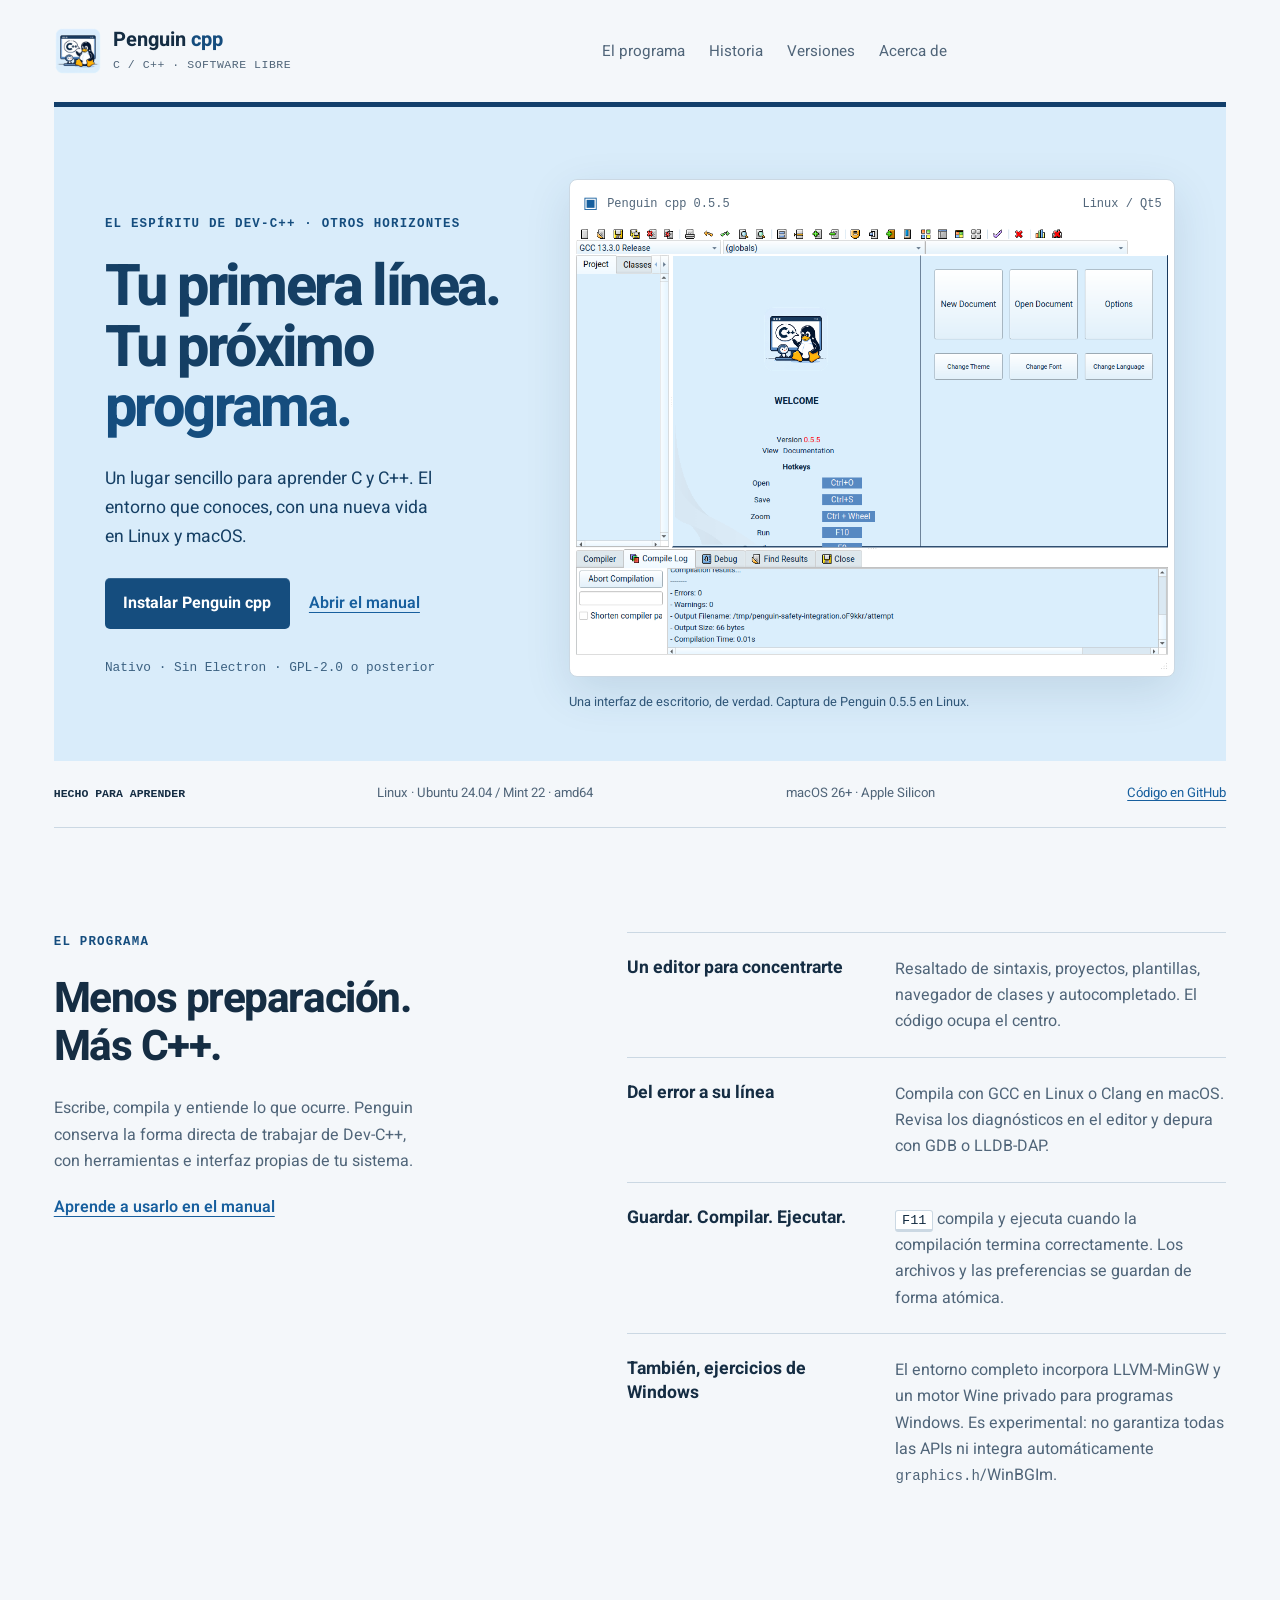
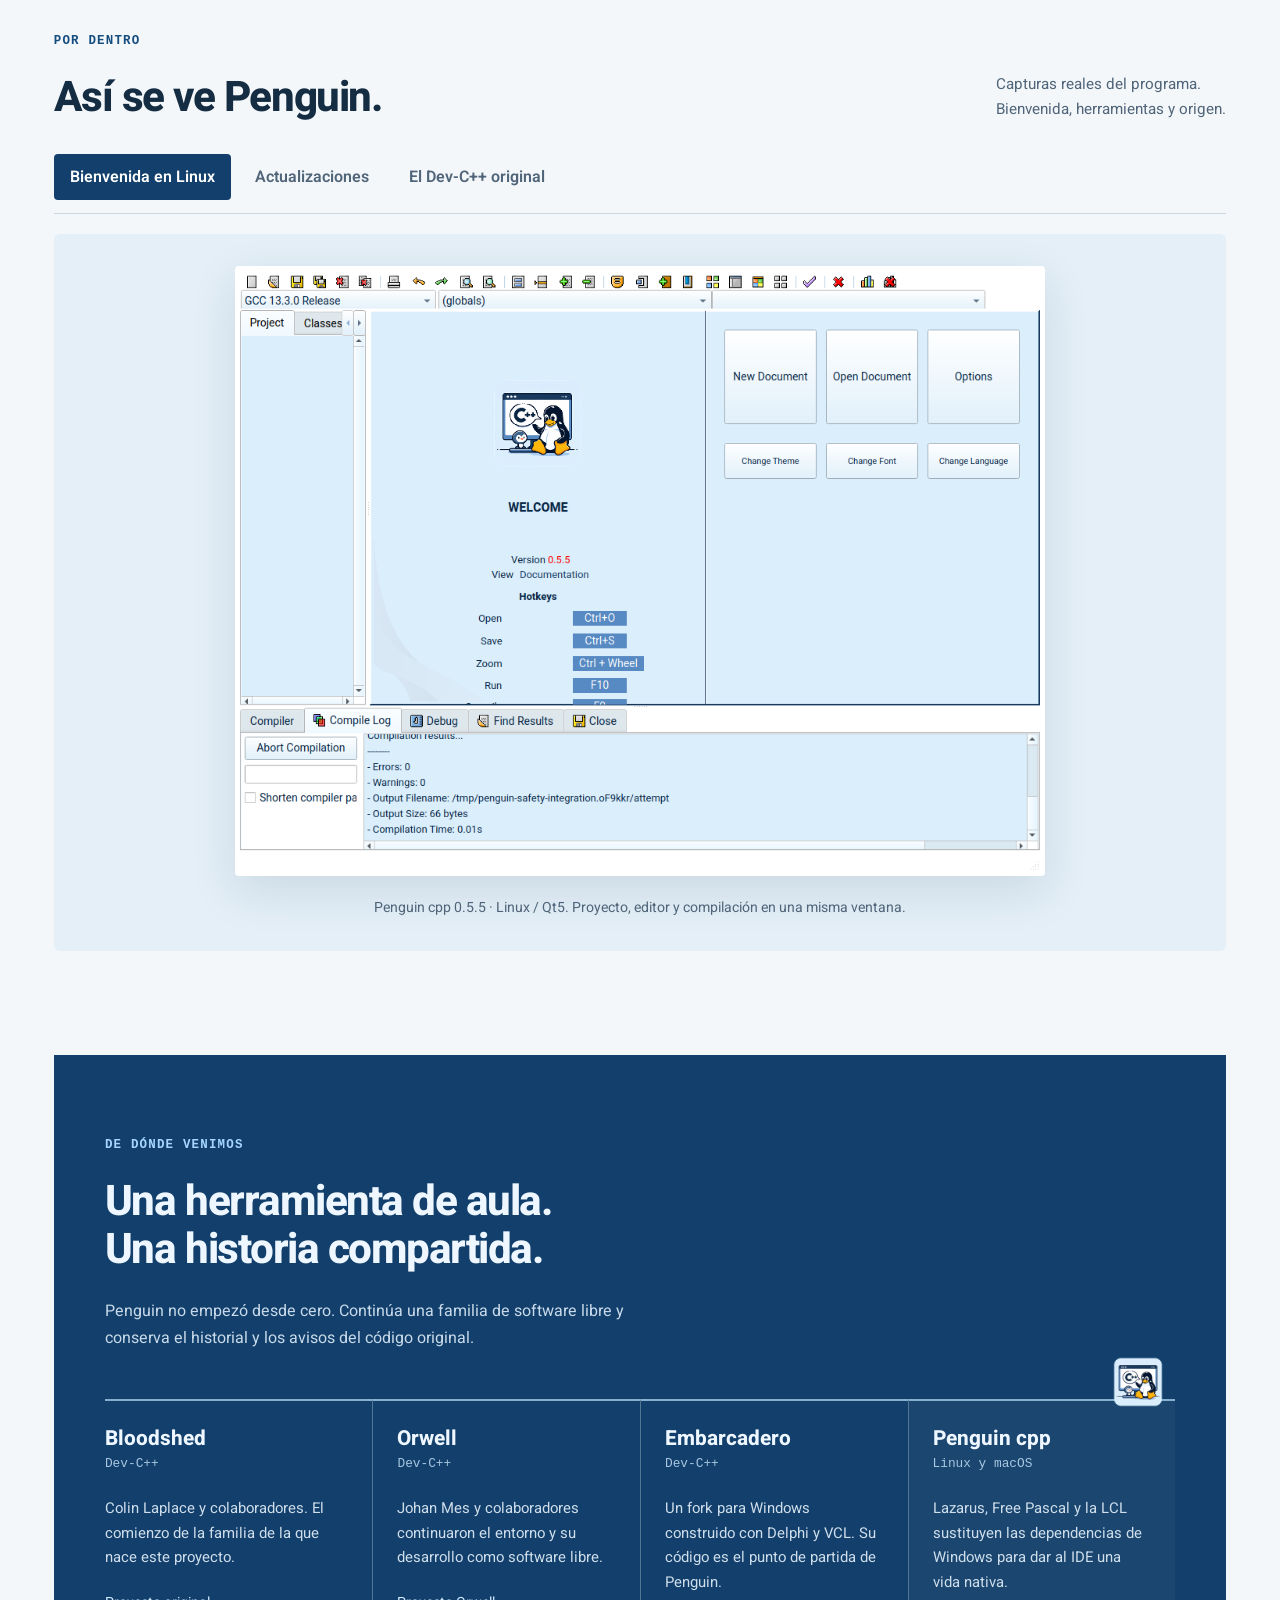
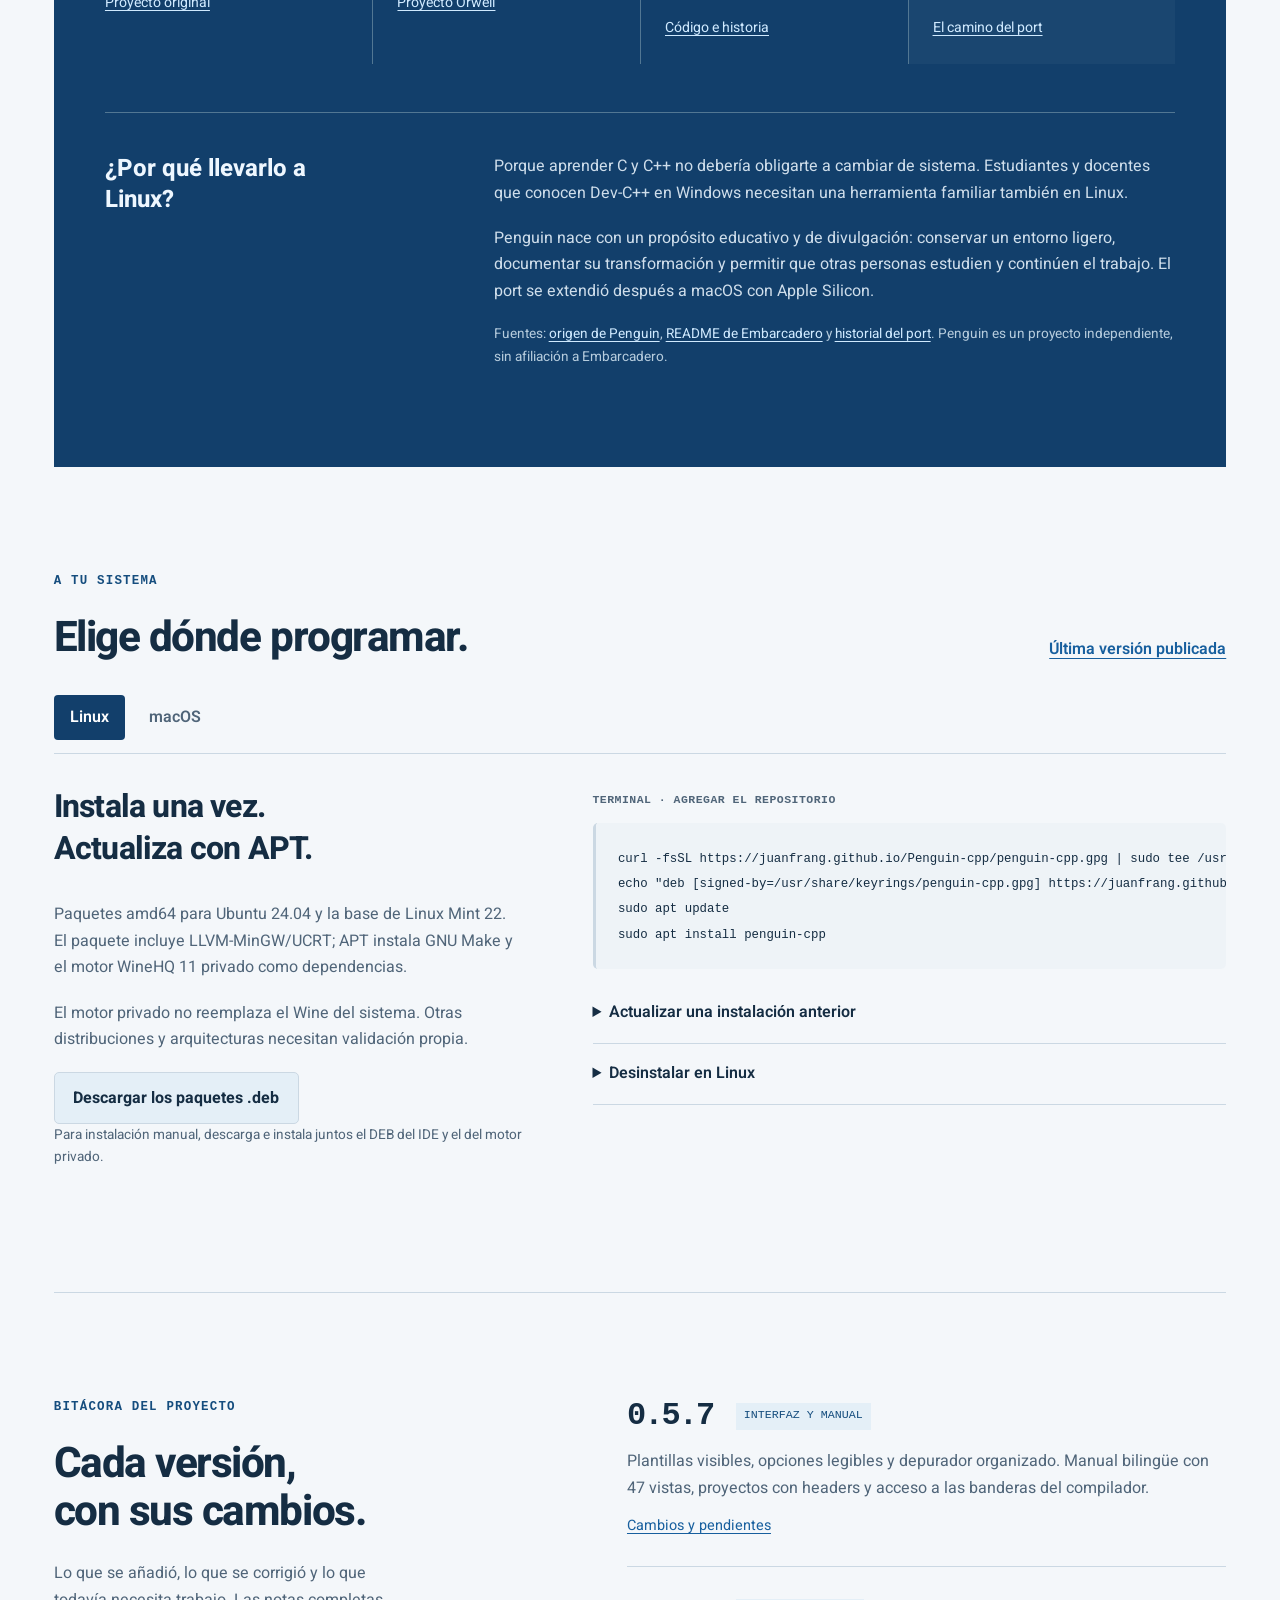
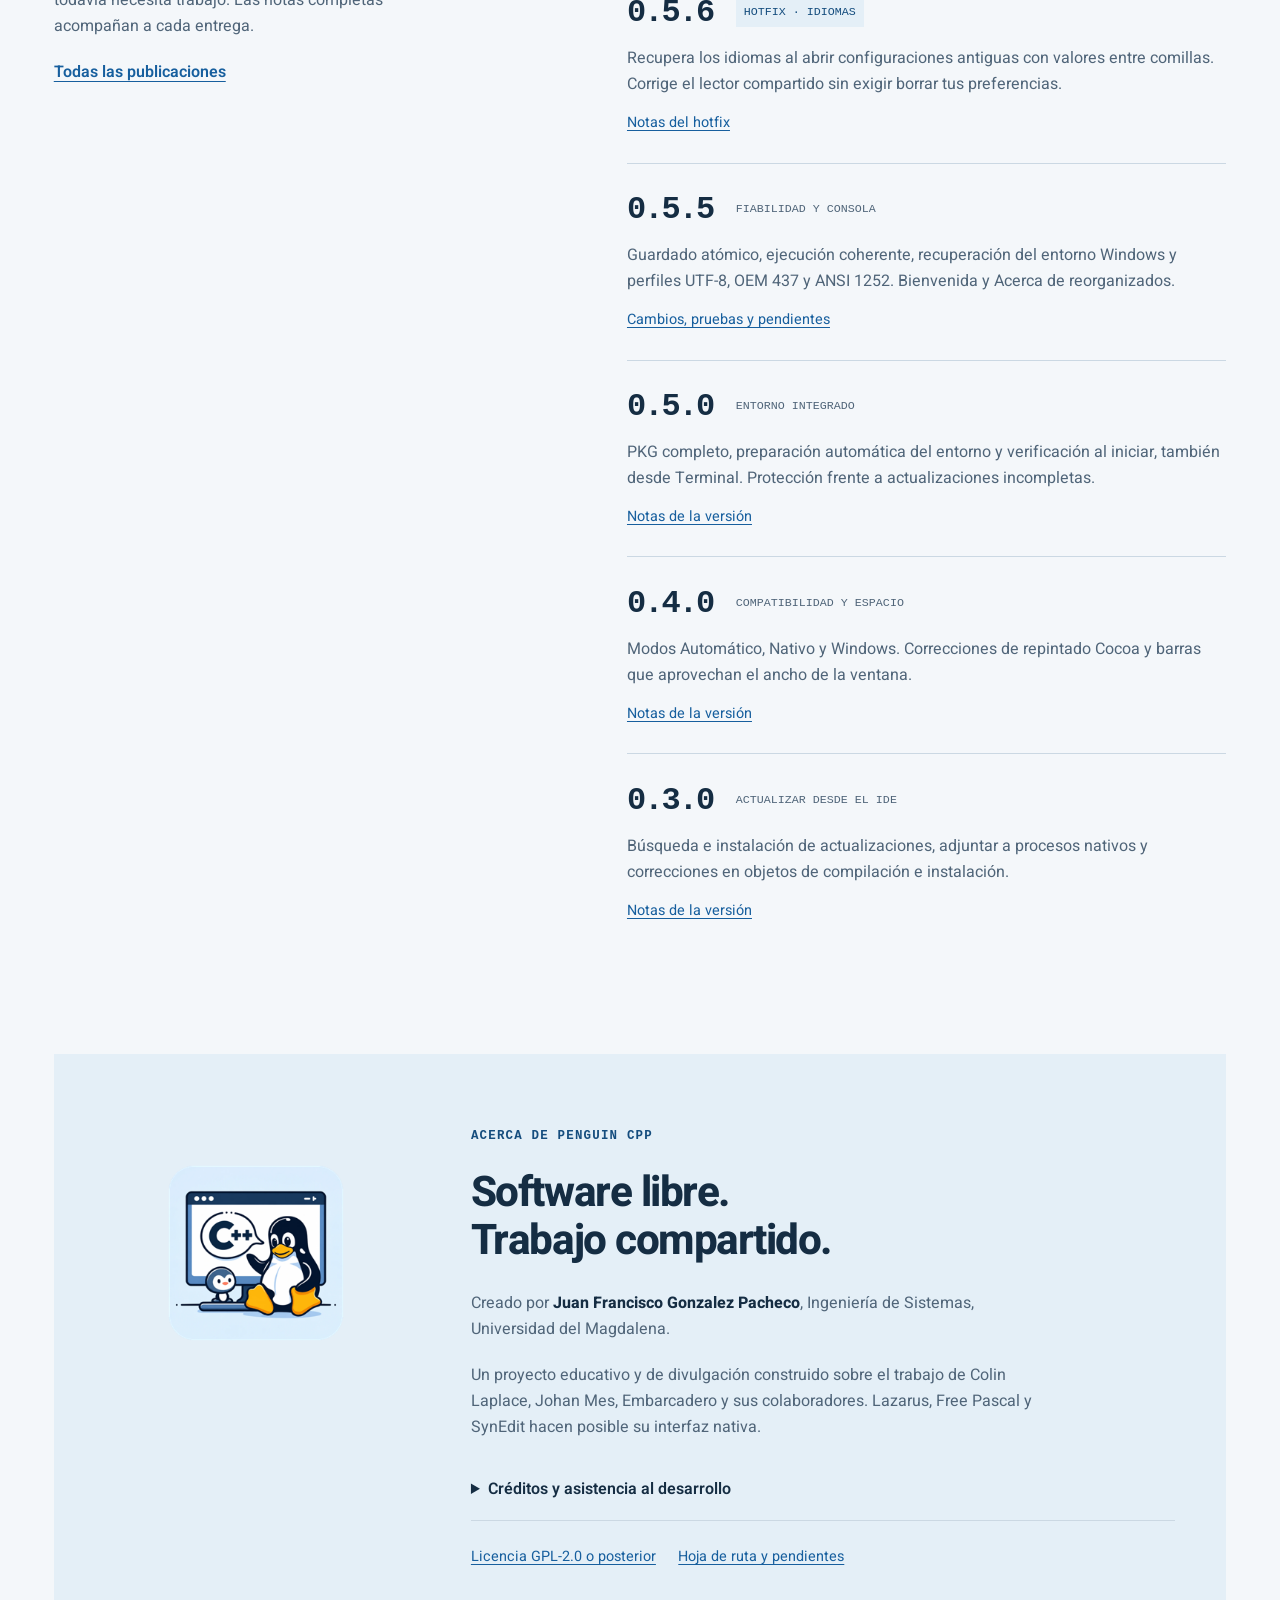
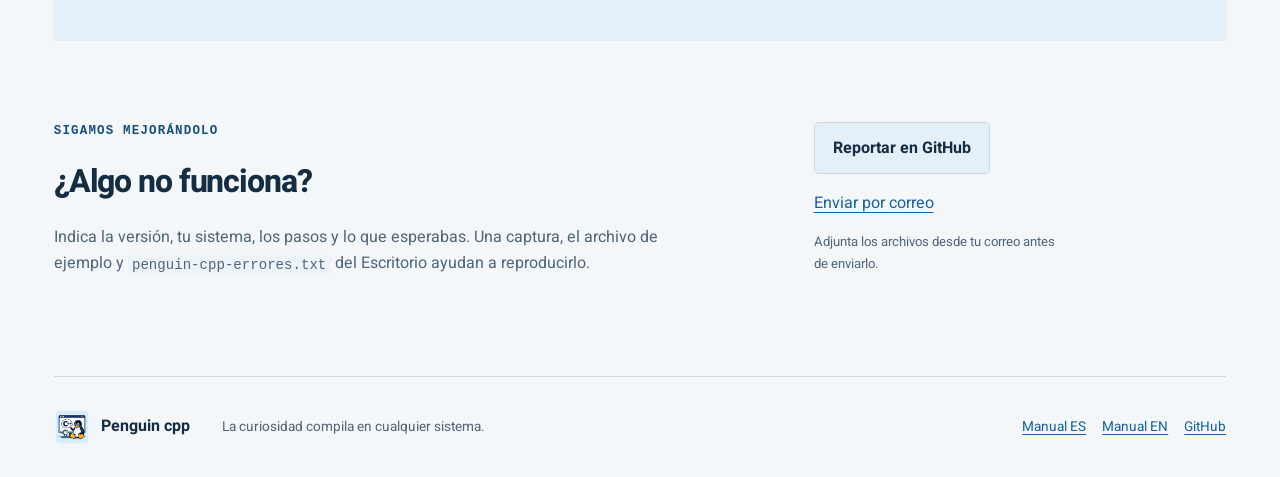
<file: index.html>
<!doctype html>
<html lang="es">
<head>
<meta charset="utf-8">
<meta name="viewport" content="width=device-width, initial-scale=1">
<meta name="description" content="Penguin cpp: el espíritu de Dev-C++, nativo en Linux y macOS. Conoce el proyecto, sus capturas, su historia y sus versiones.">
<meta name="theme-color" content="#123f6b">
<title>Penguin cpp — De la primera línea al primer programa</title>
<link rel="icon" href="assets/penguin.png" type="image/png">
<link rel="stylesheet" href="site.css">
<script src="site.js" defer></script>
</head>
<body>
<a class="skip" href="#contenido">Saltar al contenido</a>
<div class="page-shell">
<header class="site-header">
  <a class="brand" href="#inicio" aria-label="Penguin cpp, inicio"><img src="assets/penguin.png" width="48" height="48" alt=""><span>Penguin <b>cpp</b><small>C / C++ · SOFTWARE LIBRE</small></span></a>
  <nav aria-label="Navegación principal"><a href="#programa">El programa</a><a href="#historia">Historia</a><a href="#versiones">Versiones</a><a href="#acerca">Acerca de</a></nav>
</header>
<main id="contenido">
<section class="hero" id="inicio" aria-labelledby="hero-title">
  <div class="hero-copy"><p class="eyebrow">EL ESPÍRITU DE DEV-C++ · OTROS HORIZONTES</p><h1 id="hero-title">Tu primera línea.<br>Tu próximo<br><em>programa.</em></h1><p class="hero-lead">Un lugar sencillo para aprender C y C++. El entorno que conoces, con una nueva vida en Linux y macOS.</p><div class="hero-actions"><a class="button primary" href="#descargas">Instalar Penguin cpp</a><a class="text-link" href="manual/">Abrir el manual</a></div><p class="hero-meta">Nativo · Sin Electron · GPL-2.0 o posterior</p></div>
  <figure class="hero-figure"><div class="window-frame"><div class="window-title"><span class="window-mark" aria-hidden="true">▣</span><span>Penguin cpp <span class="current-version">0.5.5</span></span><span>Linux / Qt5</span></div><a href="assets/penguin-linux.png" aria-label="Ver la captura completa de Penguin en Linux"><img src="assets/penguin-linux.png" width="1024" height="768" alt="Penguin cpp 0.5.5 en Linux: panel de proyecto, bienvenida, barra de herramientas y resultados de compilación."></a></div><figcaption>Una interfaz de escritorio, de verdad. Captura de Penguin 0.5.5 en Linux.</figcaption></figure>
</section>
<div class="platform-strip"><p>HECHO PARA APRENDER</p><span>Linux · Ubuntu 24.04 / Mint 22 · amd64</span><span>macOS 26+ · Apple Silicon</span><a href="https://github.com/JuanFranG/Penguin-cpp">Código en GitHub</a></div>
<section class="section program-section" id="programa" aria-labelledby="program-title">
  <div class="section-intro"><p class="eyebrow">EL PROGRAMA</p><h2 id="program-title">Menos preparación.<br>Más C++.</h2><p>Escribe, compila y entiende lo que ocurre. Penguin conserva la forma directa de trabajar de Dev-C++, con herramientas e interfaz propias de tu sistema.</p><a class="text-link" href="manual/">Aprende a usarlo en el manual</a></div>
  <dl class="capabilities"><div><dt>Un editor para concentrarte</dt><dd>Resaltado de sintaxis, proyectos, plantillas, navegador de clases y autocompletado. El código ocupa el centro.</dd></div><div><dt>Del error a su línea</dt><dd>Compila con GCC en Linux o Clang en macOS. Revisa los diagnósticos en el editor y depura con GDB o LLDB-DAP.</dd></div><div><dt>Guardar. Compilar. Ejecutar.</dt><dd><kbd>F11</kbd> compila y ejecuta cuando la compilación termina correctamente. Los archivos y las preferencias se guardan de forma atómica.</dd></div><div><dt>También, ejercicios de Windows</dt><dd>El entorno completo incorpora LLVM-MinGW y un motor Wine privado para programas Windows. Es experimental: no garantiza todas las APIs ni integra automáticamente <code>graphics.h</code>/WinBGIm.</dd></div></dl>
</section>
<section class="section gallery-section" aria-labelledby="gallery-title">
  <div class="section-heading"><div><p class="eyebrow">POR DENTRO</p><h2 id="gallery-title">Así se ve Penguin.</h2></div><p>Capturas reales del programa.<br>Bienvenida, herramientas y origen.</p></div>
  <div class="tab-list" role="tablist" aria-label="Capturas del programa"><button id="shot-linux" role="tab" aria-selected="true" aria-controls="panel-linux" tabindex="0">Bienvenida en Linux</button><button id="shot-updates" role="tab" aria-selected="false" aria-controls="panel-updates" tabindex="-1">Actualizaciones</button><button id="shot-original" role="tab" aria-selected="false" aria-controls="panel-original" tabindex="-1">El Dev-C++ original</button></div>
  <figure id="panel-linux" role="tabpanel" aria-labelledby="shot-linux" tabindex="0"><a href="assets/penguin-linux.png"><img loading="lazy" src="assets/penguin-linux.png" width="1024" height="768" alt="Vista completa de la bienvenida de Penguin cpp 0.5.5 en Linux Qt5."></a><figcaption>Penguin cpp 0.5.5 · Linux / Qt5. Proyecto, editor y compilación en una misma ventana.</figcaption></figure>
  <figure id="panel-updates" role="tabpanel" aria-labelledby="shot-updates" tabindex="0" hidden><a href="assets/penguin-updates.png"><img loading="lazy" src="assets/penguin-updates.png" width="1024" height="768" alt="Diálogo de actualización de Penguin cpp durante una prueba de interfaz en Linux."></a><figcaption>Prueba de interfaz del diálogo de actualizaciones en Linux; los datos de versión pertenecen al escenario de prueba.</figcaption></figure>
  <figure id="panel-original" role="tabpanel" aria-labelledby="shot-original" tabindex="0" hidden><a href="assets/devcpp-original.png"><img loading="lazy" src="assets/devcpp-original.png" width="800" height="600" alt="Captura histórica de Embarcadero Dev-C++ 6.0 en Windows, con editor oscuro y consola PowerShell."></a><figcaption>Archivo histórico: Embarcadero Dev-C++ 6.0 en Windows. Esta imagen pertenece al proyecto original; no muestra la versión actual de Penguin.</figcaption></figure>
</section>
<section class="history-section" id="historia" aria-labelledby="history-title">
  <div class="history-header"><p class="eyebrow">DE DÓNDE VENIMOS</p><h2 id="history-title">Una herramienta de aula.<br>Una historia compartida.</h2><p>Penguin no empezó desde cero. Continúa una familia de software libre y conserva el historial y los avisos del código original.</p></div>
  <ol class="lineage"><li><h3>Bloodshed</h3><p class="lineage-name">Dev-C++</p><p>Colin Laplace y colaboradores. El comienzo de la familia de la que nace este proyecto.</p><a href="https://www.bloodshed.net/devcpp.html">Proyecto original</a></li><li><h3>Orwell</h3><p class="lineage-name">Dev-C++</p><p>Johan Mes y colaboradores continuaron el entorno y su desarrollo como software libre.</p><a href="https://sourceforge.net/projects/orwelldevcpp/">Proyecto Orwell</a></li><li><h3>Embarcadero</h3><p class="lineage-name">Dev-C++</p><p>Un fork para Windows construido con Delphi y VCL. Su código es el punto de partida de Penguin.</p><a href="https://github.com/Embarcadero/Dev-Cpp">Código e historia</a></li><li class="lineage-current"><img src="assets/penguin.png" width="52" height="52" alt=""><h3>Penguin cpp</h3><p class="lineage-name">Linux y macOS</p><p>Lazarus, Free Pascal y la LCL sustituyen las dependencias de Windows para dar al IDE una vida nativa.</p><a href="https://github.com/JuanFranG/Penguin-cpp/blob/main/ROADMAP.md">El camino del port</a></li></ol>
  <div class="why-linux"><h3>¿Por qué llevarlo a Linux?</h3><div><p>Porque aprender C y C++ no debería obligarte a cambiar de sistema. Estudiantes y docentes que conocen Dev-C++ en Windows necesitan una herramienta familiar también en Linux.</p><p>Penguin nace con un propósito educativo y de divulgación: conservar un entorno ligero, documentar su transformación y permitir que otras personas estudien y continúen el trabajo. El port se extendió después a macOS con Apple Silicon.</p><p class="source-note">Fuentes: <a href="https://github.com/JuanFranG/Penguin-cpp#origen">origen de Penguin</a>, <a href="https://github.com/Embarcadero/Dev-Cpp#readme">README de Embarcadero</a> y <a href="https://github.com/JuanFranG/Penguin-cpp/blob/main/ROADMAP.md#de-dónde-viene">historial del port</a>. Penguin es un proyecto independiente, sin afiliación a Embarcadero.</p></div></div>
</section>
<section class="section downloads-section" id="descargas" aria-labelledby="download-title">
  <div class="section-heading"><div><p class="eyebrow">A TU SISTEMA</p><h2 id="download-title">Elige dónde programar.</h2></div><a class="text-link" href="https://github.com/JuanFranG/Penguin-cpp/releases/latest">Última versión publicada</a></div>
  <div class="tab-list" role="tablist" aria-label="Sistema operativo"><button id="install-linux" role="tab" aria-selected="true" aria-controls="panel-install-linux" tabindex="0">Linux</button><button id="install-mac" role="tab" aria-selected="false" aria-controls="panel-install-mac" tabindex="-1">macOS</button></div>
  <div id="panel-install-linux" class="install-panel" role="tabpanel" aria-labelledby="install-linux" tabindex="0"><div><h3>Instala una vez.<br>Actualiza con APT.</h3><p>Paquetes amd64 para Ubuntu 24.04 y la base de Linux Mint 22. El paquete incluye LLVM-MinGW/UCRT; APT instala GNU Make y el motor WineHQ 11 privado como dependencias.</p><p>El motor privado no reemplaza el Wine del sistema. Otras distribuciones y arquitecturas necesitan validación propia.</p><a class="button secondary" href="https://github.com/JuanFranG/Penguin-cpp/releases/latest">Descargar los paquetes .deb</a><p class="source-note">Para instalación manual, descarga e instala juntos el DEB del IDE y el del motor privado.</p></div><div class="commands"><p class="code-label">TERMINAL · AGREGAR EL REPOSITORIO</p><pre><code>curl -fsSL https://juanfrang.github.io/Penguin-cpp/penguin-cpp.gpg | sudo tee /usr/share/keyrings/penguin-cpp.gpg &gt; /dev/null
echo "deb [signed-by=/usr/share/keyrings/penguin-cpp.gpg] https://juanfrang.github.io/Penguin-cpp stable main" | sudo tee /etc/apt/sources.list.d/penguin-cpp.list
sudo apt update
sudo apt install penguin-cpp</code></pre><details><summary>Actualizar una instalación anterior</summary><pre><code>sudo apt update
sudo apt install --only-upgrade penguin-cpp</code></pre><p><code>apt update</code> solo refresca los índices. El segundo comando actualiza Penguin y APT resuelve sus dependencias. El botón Actualizar del programa realiza ambos pasos.</p></details><details><summary>Desinstalar en Linux</summary><pre><code>sudo apt remove penguin-cpp
# Opcional: dependencias que ya no se utilizan
sudo apt autoremove</code></pre><p>Si también quieres retirar el repositorio:</p><pre><code>sudo rm /etc/apt/sources.list.d/penguin-cpp.list /usr/share/keyrings/penguin-cpp.gpg</code></pre><p>Tus preferencias permanecen en <code>~/.config/penguin-cpp</code>.</p></details></div></div>
  <div id="panel-install-mac" class="install-panel" role="tabpanel" aria-labelledby="install-mac" tabindex="0" hidden><div><h3>Tu Mac.<br>Tu entorno completo.</h3><p>macOS 26 o posterior, con Apple Silicon. El PKG y el DMG completos incluyen LLVM-MinGW, GNU Make y Wine ARM64/FEX. Ese motor no necesita Rosetta.</p><p class="notice">Edición experimental, sin firma Developer ID ni notarización. Revisa las instrucciones de apertura en las notas de la descarga.</p><a class="button secondary" href="https://github.com/JuanFranG/Penguin-cpp/releases/latest">Descargar PKG o DMG</a></div><div class="mac-options"><h4>Completo o solo nativo</h4><p>Elige un archivo <code>COMPLETE-UNSIGNED</code> para incluir las herramientas Windows. El DMG <code>arm64</code> contiene solo el IDE nativo; las herramientas de Apple se instalan aparte cuando hacen falta.</p><h4>Actualizar desde Penguin</h4><p>Ayuda → Buscar actualizaciones conserva la edición completa. Desde la 0.5.5, la aplicación pide autorización de administrador para reemplazar una copia instalada por PKG.</p><details><summary>Instalar el IDE nativo desde Terminal</summary><pre><code>curl -fsSL https://juanfrang.github.io/Penguin-cpp/install-macos.sh | bash</code></pre><p>Este método no instala el entorno Windows completo.</p></details><details><summary>Desinstalar en macOS</summary><p>Retira Penguin cpp de Aplicaciones. Para el entorno completo y la limpieza opcional de preferencias y carpetas privadas, consulta la <a href="https://github.com/JuanFranG/Penguin-cpp#macos-26-o-posterior-apple-silicon">guía de desinstalación</a> antes de borrar datos.</p></details></div></div>
</section>
<section class="section releases-section" id="versiones" aria-labelledby="releases-title"><div class="section-intro"><p class="eyebrow">BITÁCORA DEL PROYECTO</p><h2 id="releases-title">Cada versión,<br>con sus cambios.</h2><p>Lo que se añadió, lo que se corrigió y lo que todavía necesita trabajo. Las notas completas acompañan a cada entrega.</p><a class="text-link" href="https://github.com/JuanFranG/Penguin-cpp/releases">Todas las publicaciones</a></div><div class="release-list">
<article><div class="release-title"><h3>0.5.7</h3><span class="release-status">INTERFAZ Y MANUAL</span></div><p>Plantillas visibles, opciones legibles y depurador organizado. Manual bilingüe con 47 vistas, proyectos con headers y acceso a las banderas del compilador.</p><a href="https://github.com/JuanFranG/Penguin-cpp/releases/tag/v0.5.7">Cambios y pendientes</a></article>
<article><div class="release-title"><h3>0.5.6</h3><span class="release-status">HOTFIX · IDIOMAS</span></div><p>Recupera los idiomas al abrir configuraciones antiguas con valores entre comillas. Corrige el lector compartido sin exigir borrar tus preferencias.</p><a href="https://github.com/JuanFranG/Penguin-cpp/releases/tag/v0.5.6">Notas del hotfix</a></article>
<article><div class="release-title"><h3>0.5.5</h3><span>FIABILIDAD Y CONSOLA</span></div><p>Guardado atómico, ejecución coherente, recuperación del entorno Windows y perfiles UTF-8, OEM 437 y ANSI 1252. Bienvenida y Acerca de reorganizados.</p><a href="https://github.com/JuanFranG/Penguin-cpp/releases/tag/v0.5.5">Cambios, pruebas y pendientes</a></article>
<article><div class="release-title"><h3>0.5.0</h3><span>ENTORNO INTEGRADO</span></div><p>PKG completo, preparación automática del entorno y verificación al iniciar, también desde Terminal. Protección frente a actualizaciones incompletas.</p><a href="https://github.com/JuanFranG/Penguin-cpp/releases/tag/v0.5.0">Notas de la versión</a></article>
<article><div class="release-title"><h3>0.4.0</h3><span>COMPATIBILIDAD Y ESPACIO</span></div><p>Modos Automático, Nativo y Windows. Correcciones de repintado Cocoa y barras que aprovechan el ancho de la ventana.</p><a href="https://github.com/JuanFranG/Penguin-cpp/releases/tag/v0.4.0">Notas de la versión</a></article>
<article><div class="release-title"><h3>0.3.0</h3><span>ACTUALIZAR DESDE EL IDE</span></div><p>Búsqueda e instalación de actualizaciones, adjuntar a procesos nativos y correcciones en objetos de compilación e instalación.</p><a href="https://github.com/JuanFranG/Penguin-cpp/releases/tag/v0.3.0">Notas de la versión</a></article>
</div></section>
<section class="about-section" id="acerca" aria-labelledby="about-title"><img class="about-icon" src="assets/penguin.png" width="160" height="160" loading="lazy" alt="Mascota de Penguin cpp: Tux junto a un editor C++."><div><p class="eyebrow">ACERCA DE PENGUIN CPP</p><h2 id="about-title">Software libre.<br>Trabajo compartido.</h2><p>Creado por <strong>Juan Francisco Gonzalez Pacheco</strong>, Ingeniería de Sistemas, Universidad del Magdalena.</p><p>Un proyecto educativo y de divulgación construido sobre el trabajo de Colin Laplace, Johan Mes, Embarcadero y sus colaboradores. Lazarus, Free Pascal y SynEdit hacen posible su interfaz nativa.</p><details><summary>Créditos y asistencia al desarrollo</summary><p>El desarrollo, las revisiones, las pruebas y la documentación han contado con asistencia de <strong>Claude Opus 5.5</strong> (Anthropic) y <strong>Chat GPT 6.1 Sol</strong> (OpenAI). La autoría y las decisiones del proyecto corresponden a Juan Francisco Gonzalez Pacheco.</p><p>También se reconoce el trabajo de Artistic Style, los autores de los temas y las dependencias del entorno de compatibilidad. Consulta los <a href="https://github.com/JuanFranG/Penguin-cpp#créditos">créditos completos</a> y los <a href="https://github.com/JuanFranG/Penguin-cpp/blob/main/Compat/THIRD_PARTY.md">avisos de terceros</a>.</p></details><div class="about-links"><a href="https://github.com/JuanFranG/Penguin-cpp/blob/main/LICENSE">Licencia GPL-2.0 o posterior</a><a href="https://github.com/JuanFranG/Penguin-cpp/blob/main/ROADMAP.md">Hoja de ruta y pendientes</a></div></div></section>
<section class="support-section" id="reportar"><div><p class="eyebrow">SIGAMOS MEJORÁNDOLO</p><h2>¿Algo no funciona?</h2><p>Indica la versión, tu sistema, los pasos y lo que esperabas. Una captura, el archivo de ejemplo y <code>penguin-cpp-errores.txt</code> del Escritorio ayudan a reproducirlo.</p></div><div class="support-links"><a class="button secondary" href="https://github.com/JuanFranG/Penguin-cpp/issues/new">Reportar en GitHub</a><a href="mailto:jfgonzalez@unimagdalena.edu.co?subject=%5BPenguin%20cpp%5D%20Reporte%20de%20problema&amp;body=Versi%C3%B3n%3A%0ASistema%3A%0APasos%3A%0AResultado%20esperado%3A%0AResultado%20obtenido%3A">Enviar por correo</a><p>Adjunta los archivos desde tu correo antes de enviarlo.</p></div></section>
</main>
<footer><a class="brand footer-brand" href="#inicio"><img src="assets/penguin.png" width="36" height="36" alt=""><span>Penguin cpp</span></a><p>La curiosidad compila en cualquier sistema.</p><div><a href="manual/">Manual ES</a><a href="manual/en/" lang="en">Manual EN</a><a href="https://github.com/JuanFranG/Penguin-cpp">GitHub</a></div></footer>
</div>
</body>
</html>
</file>
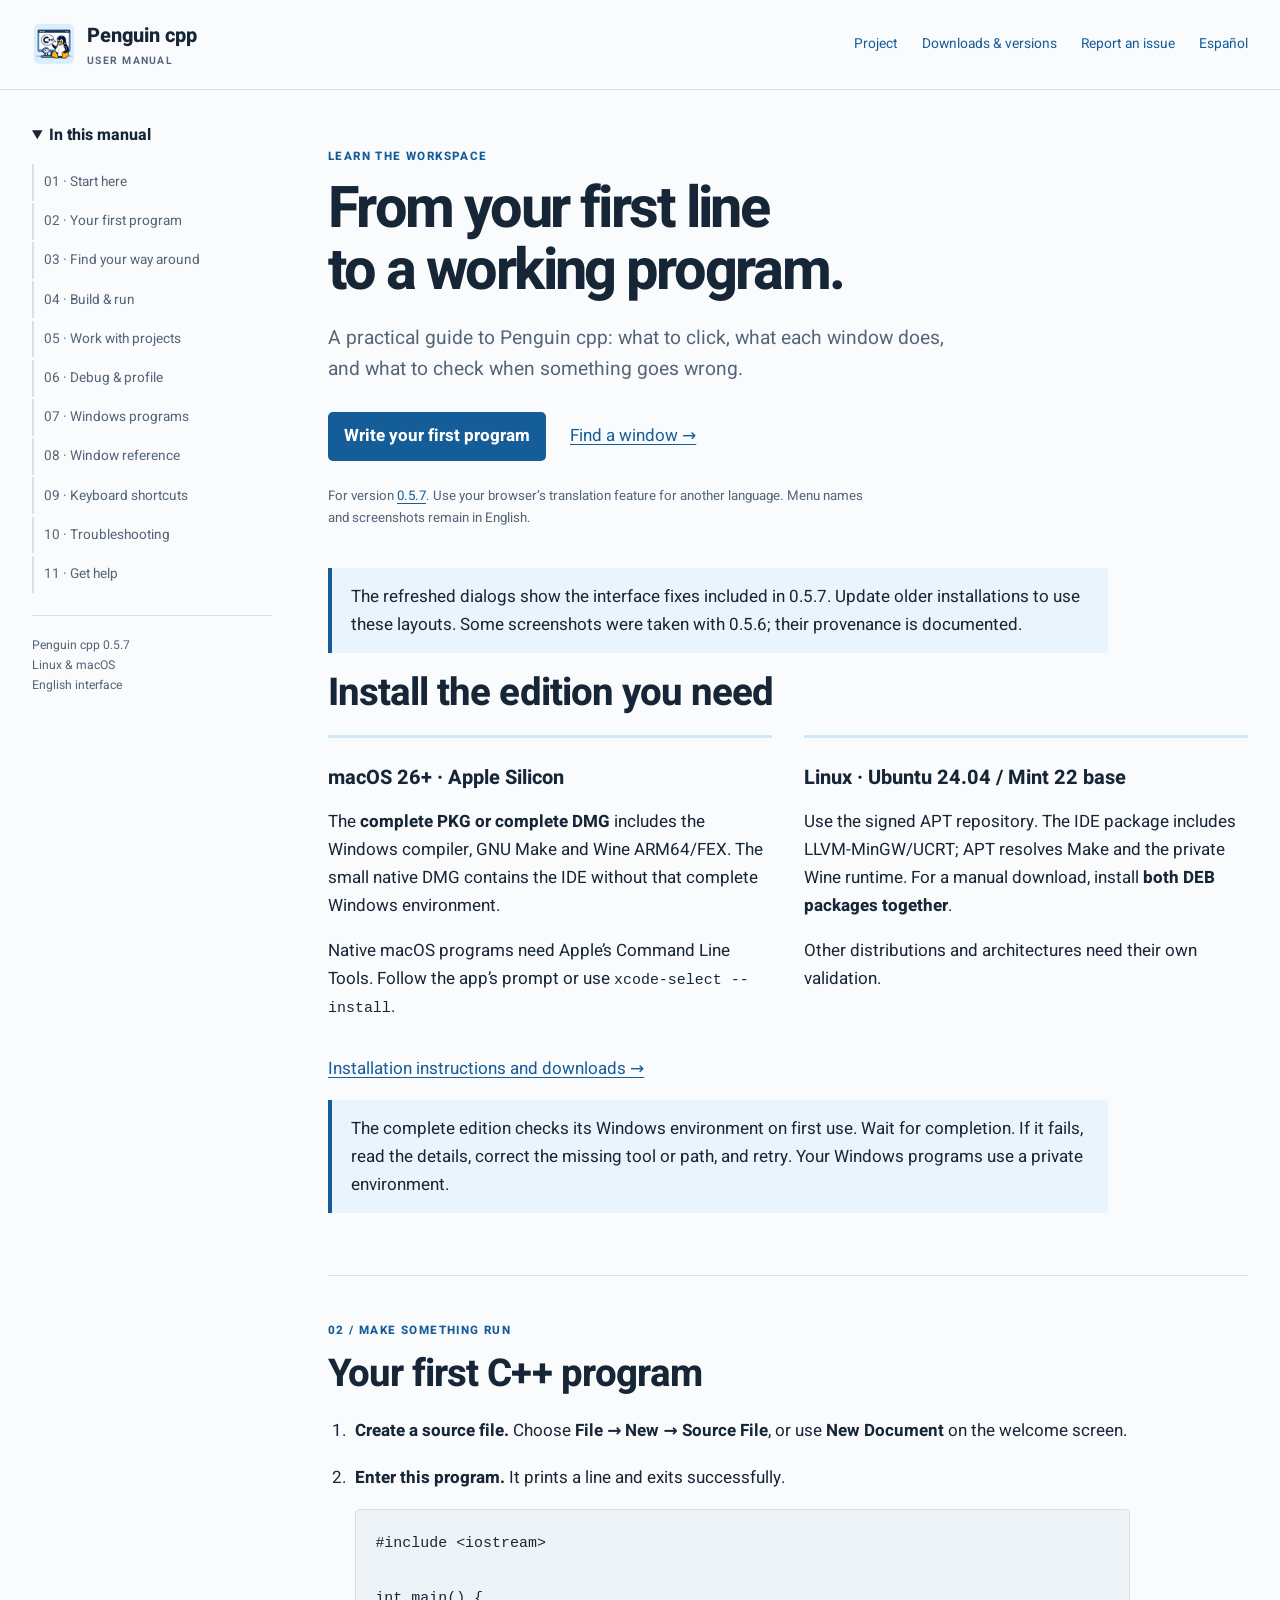
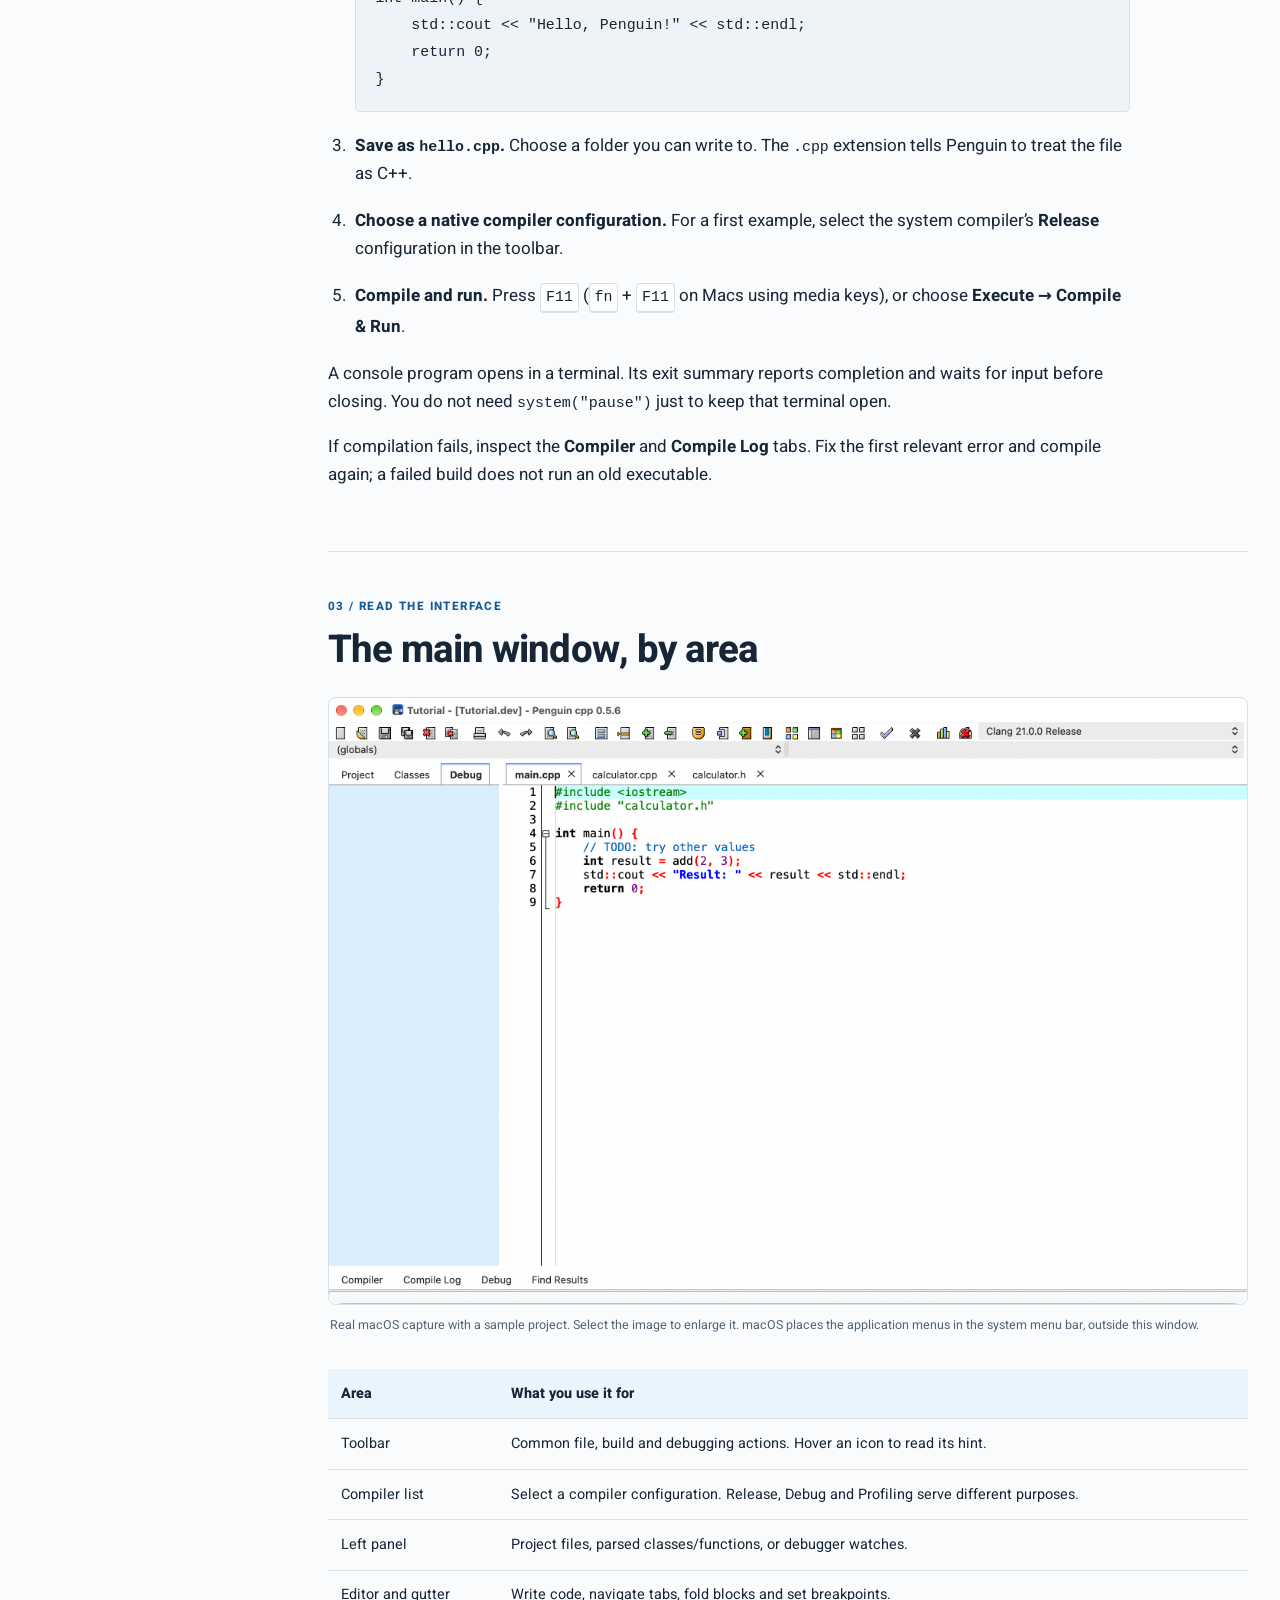
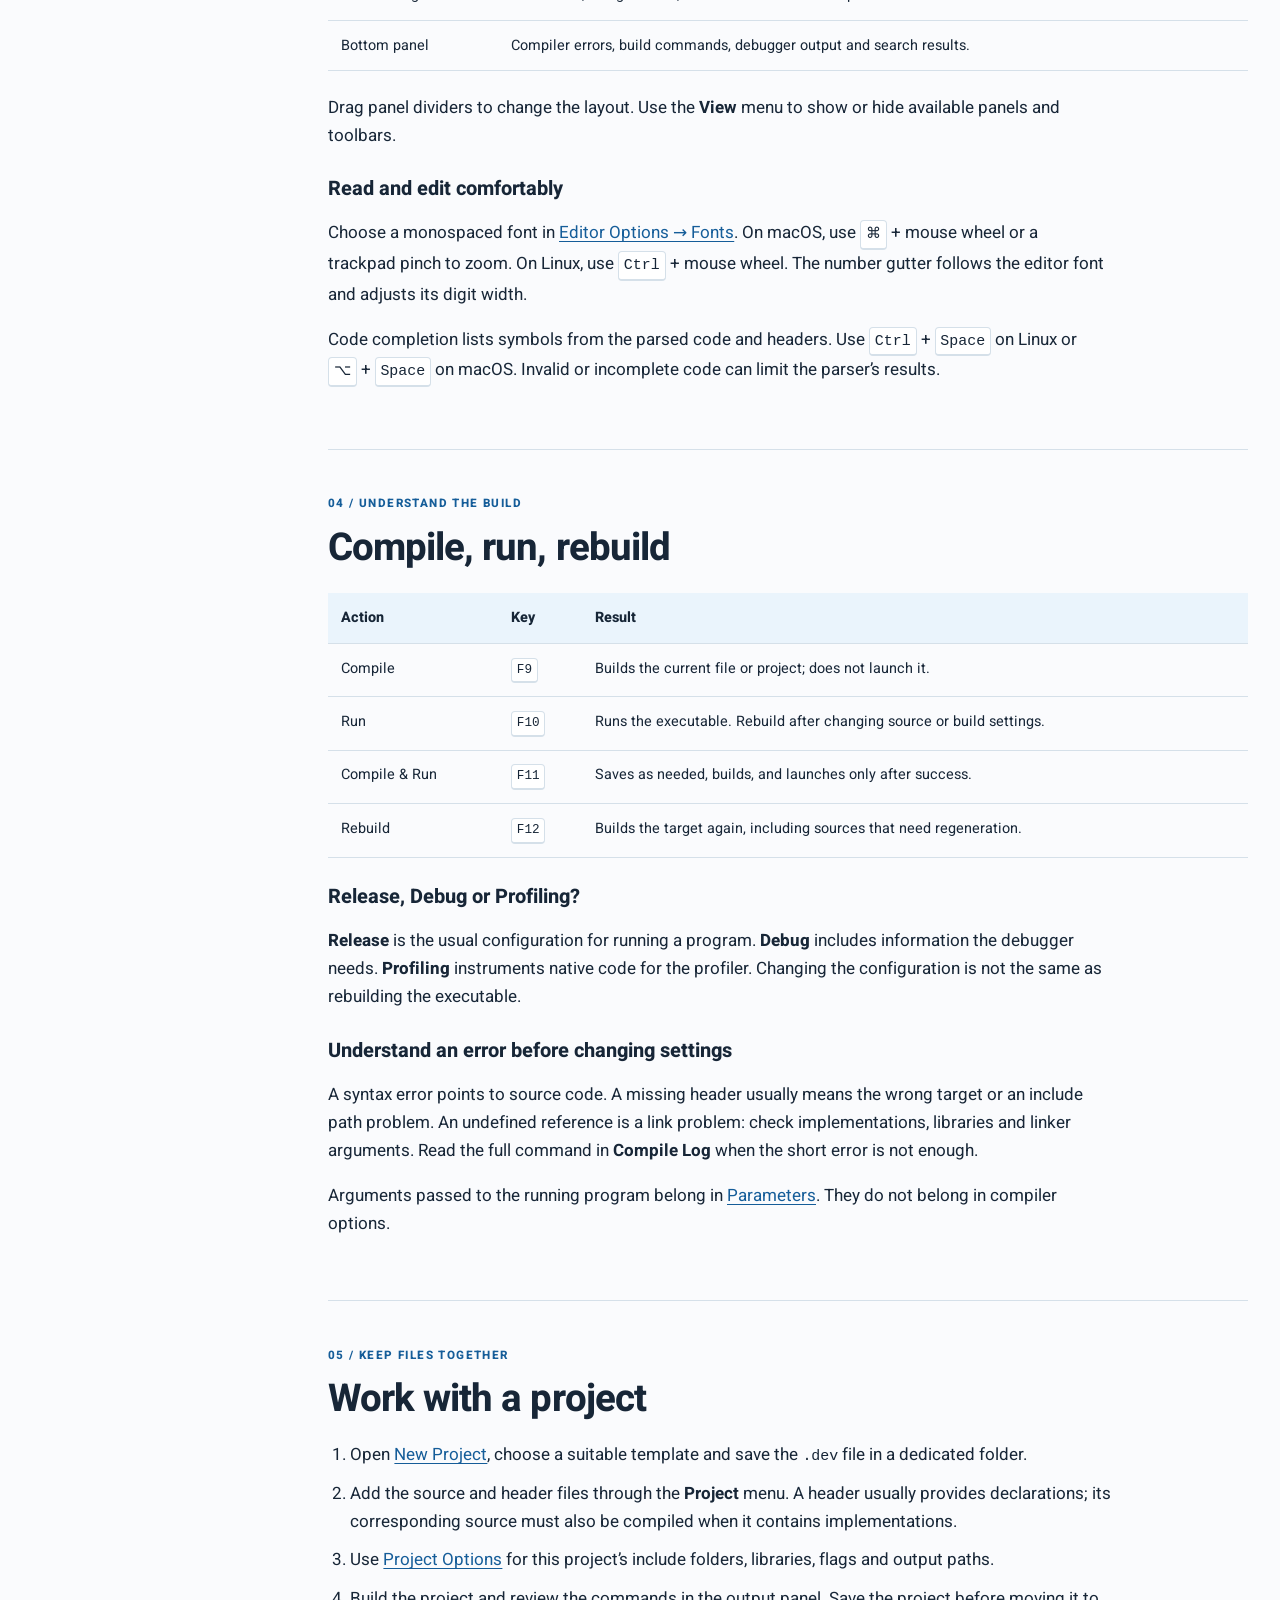
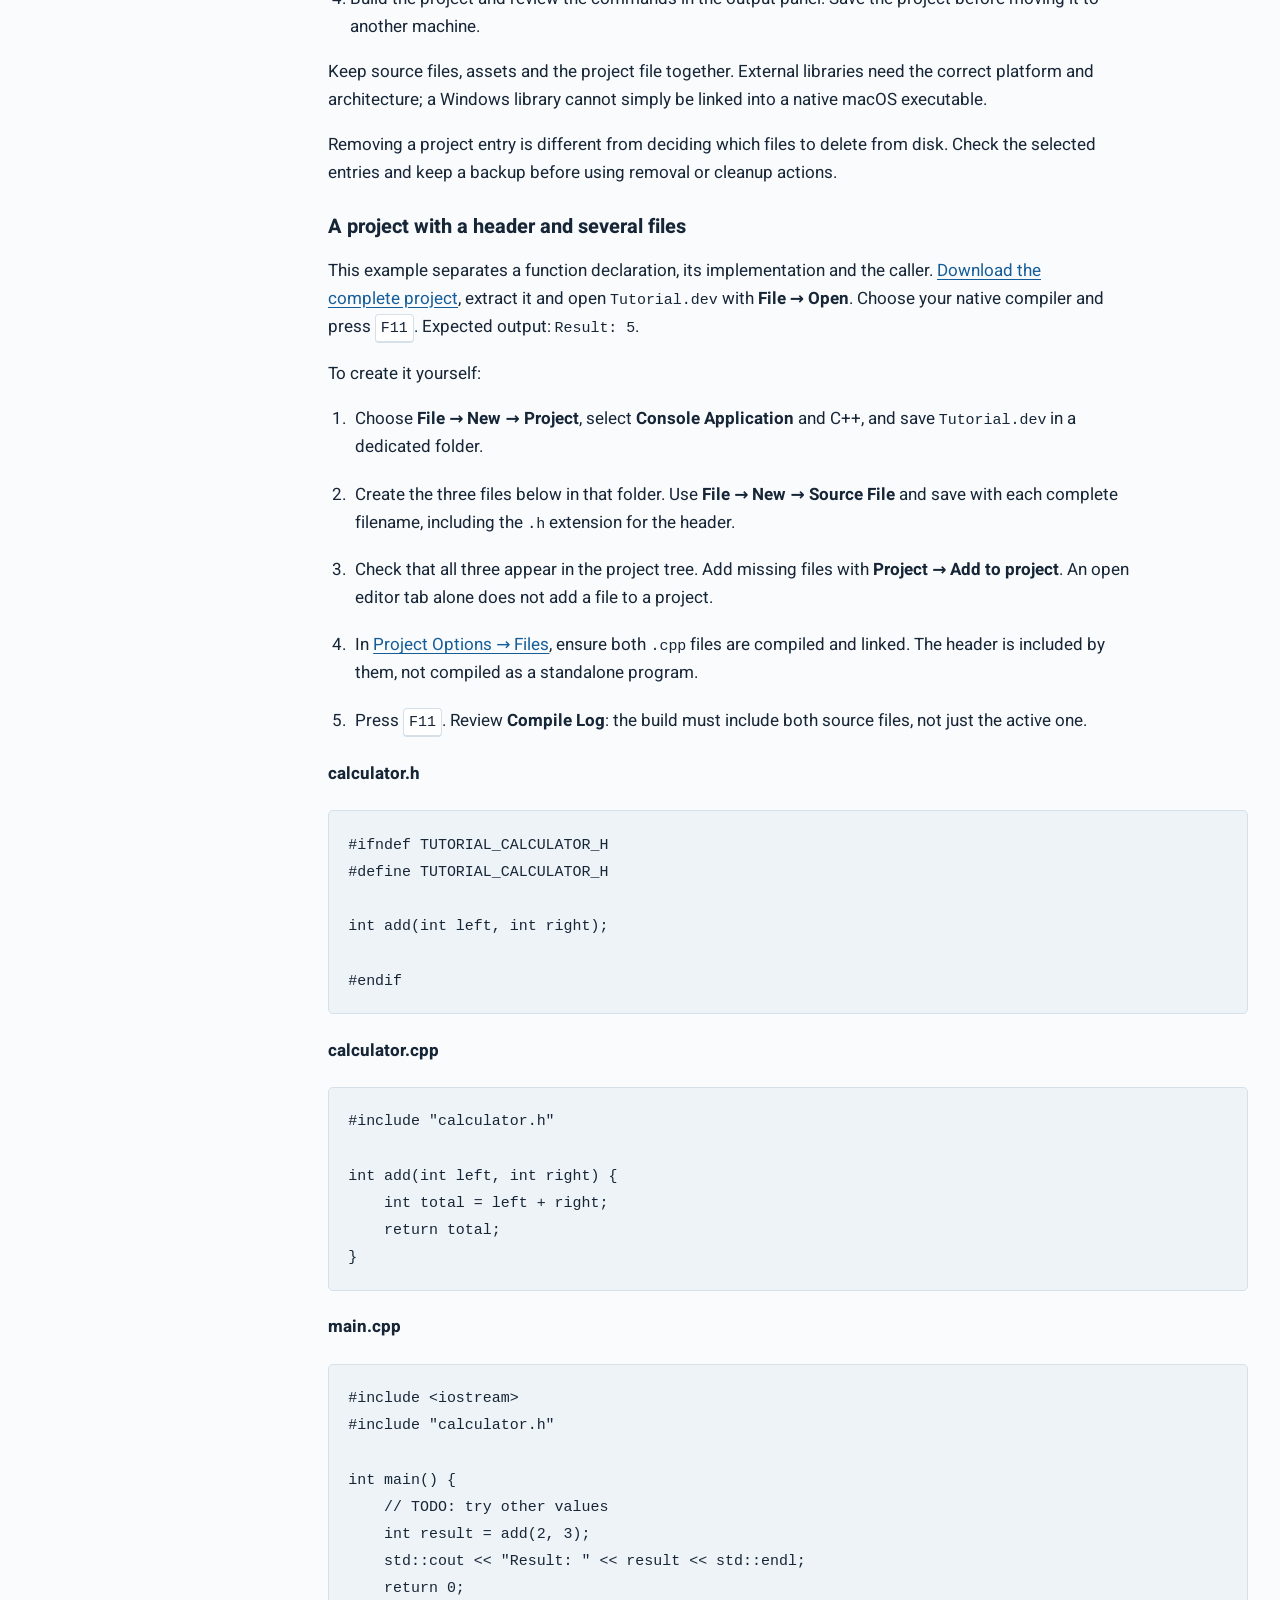
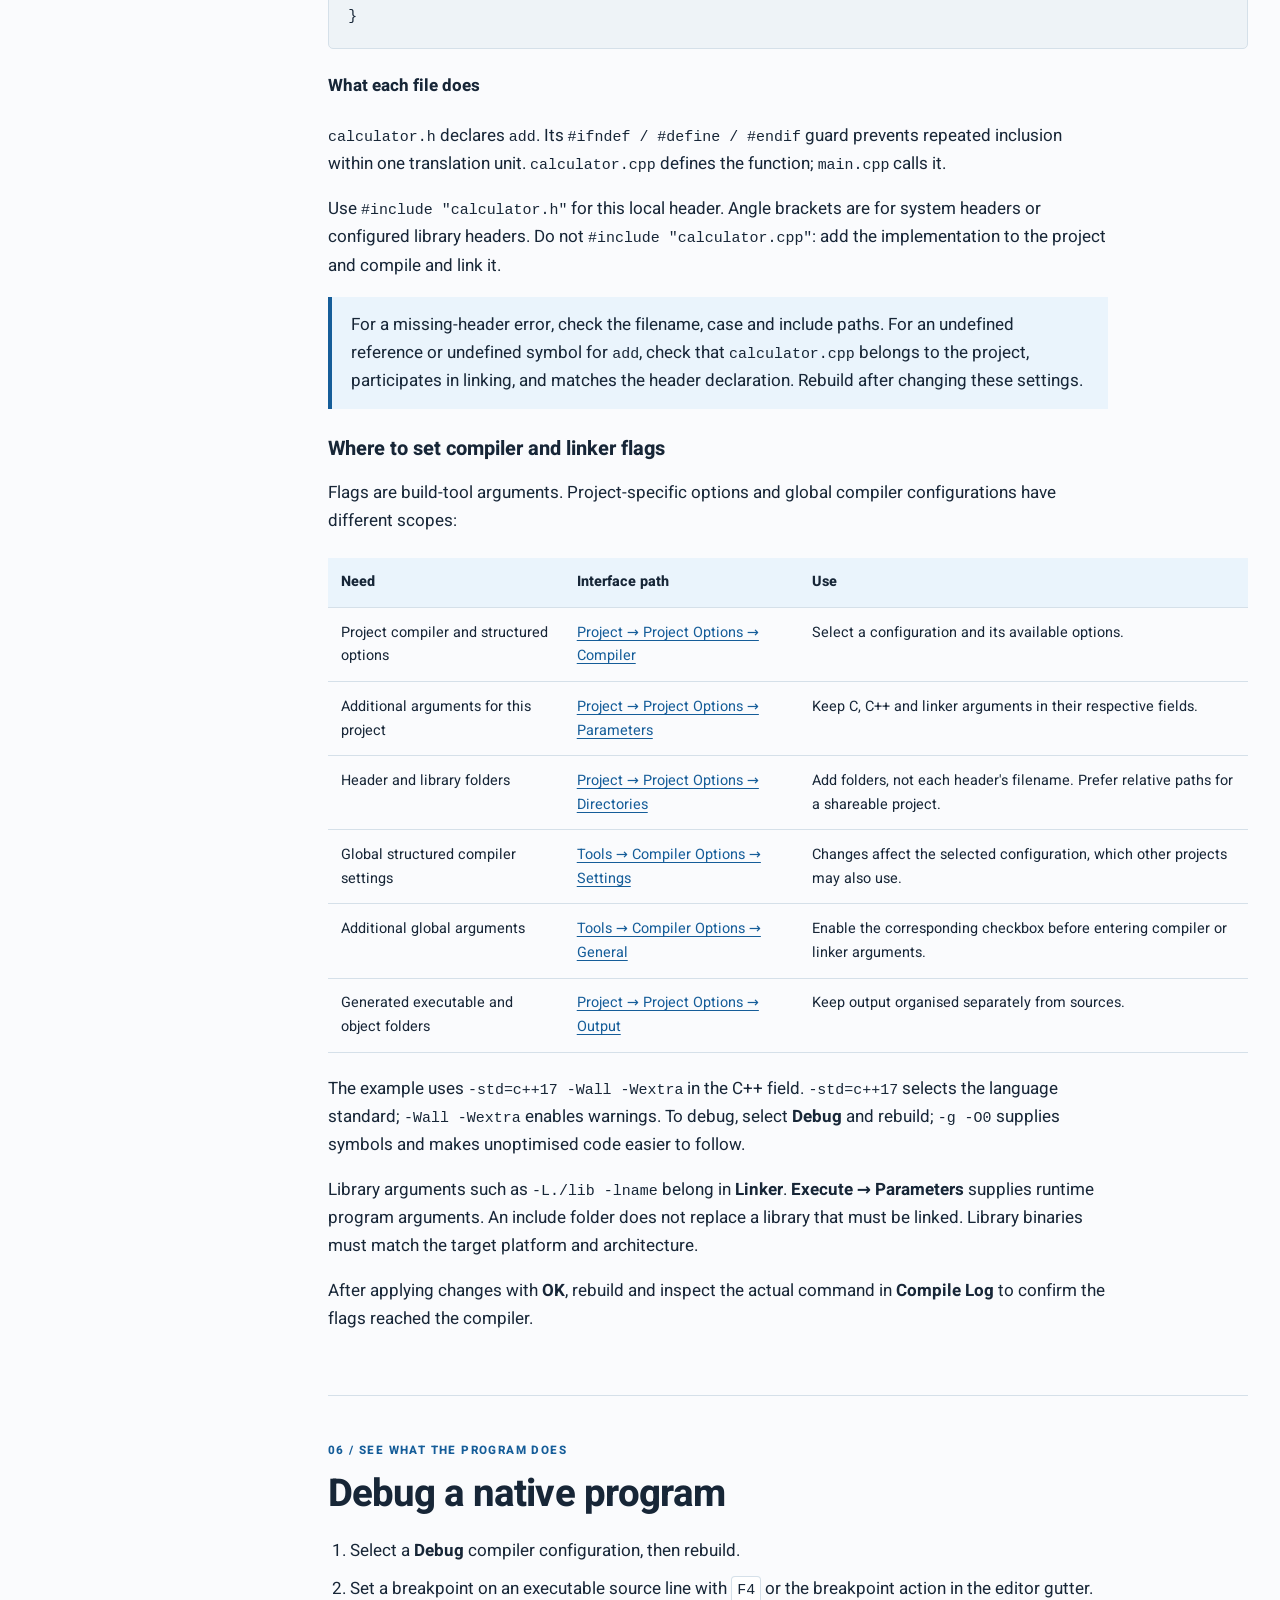
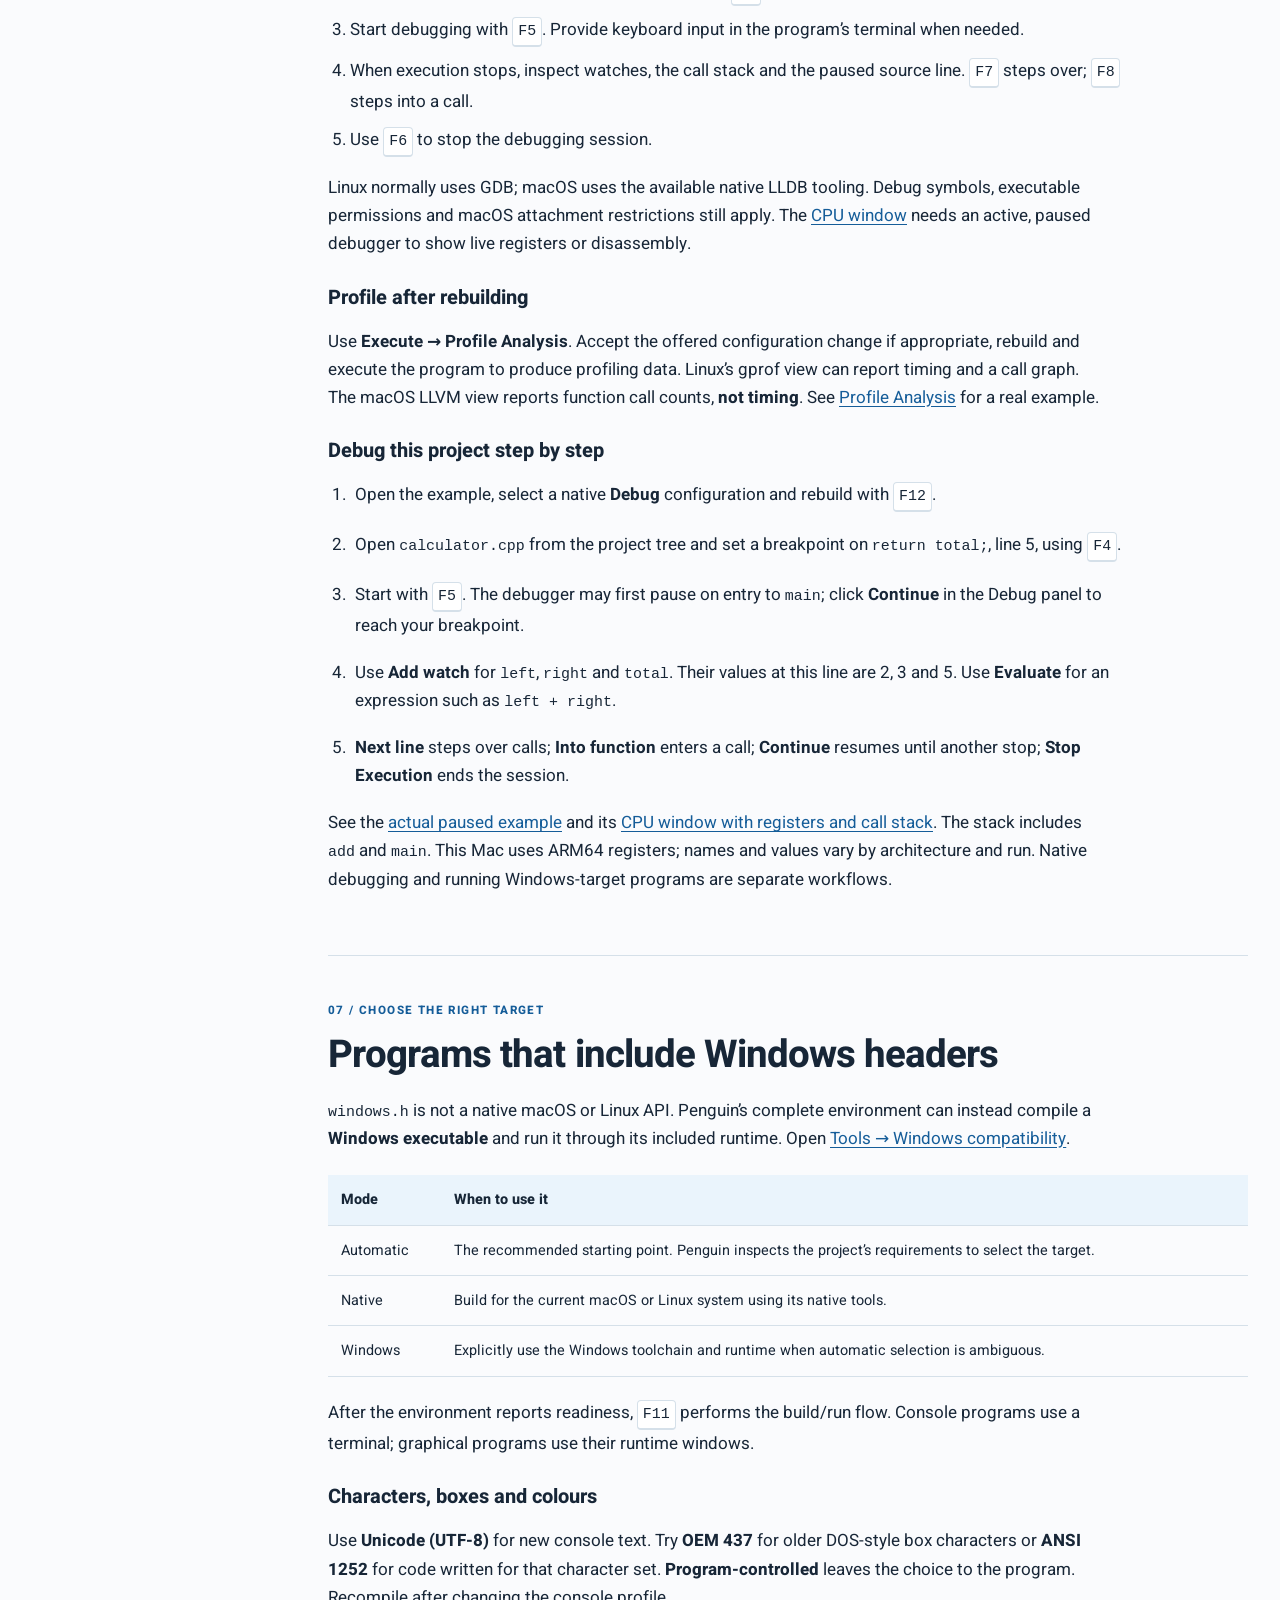
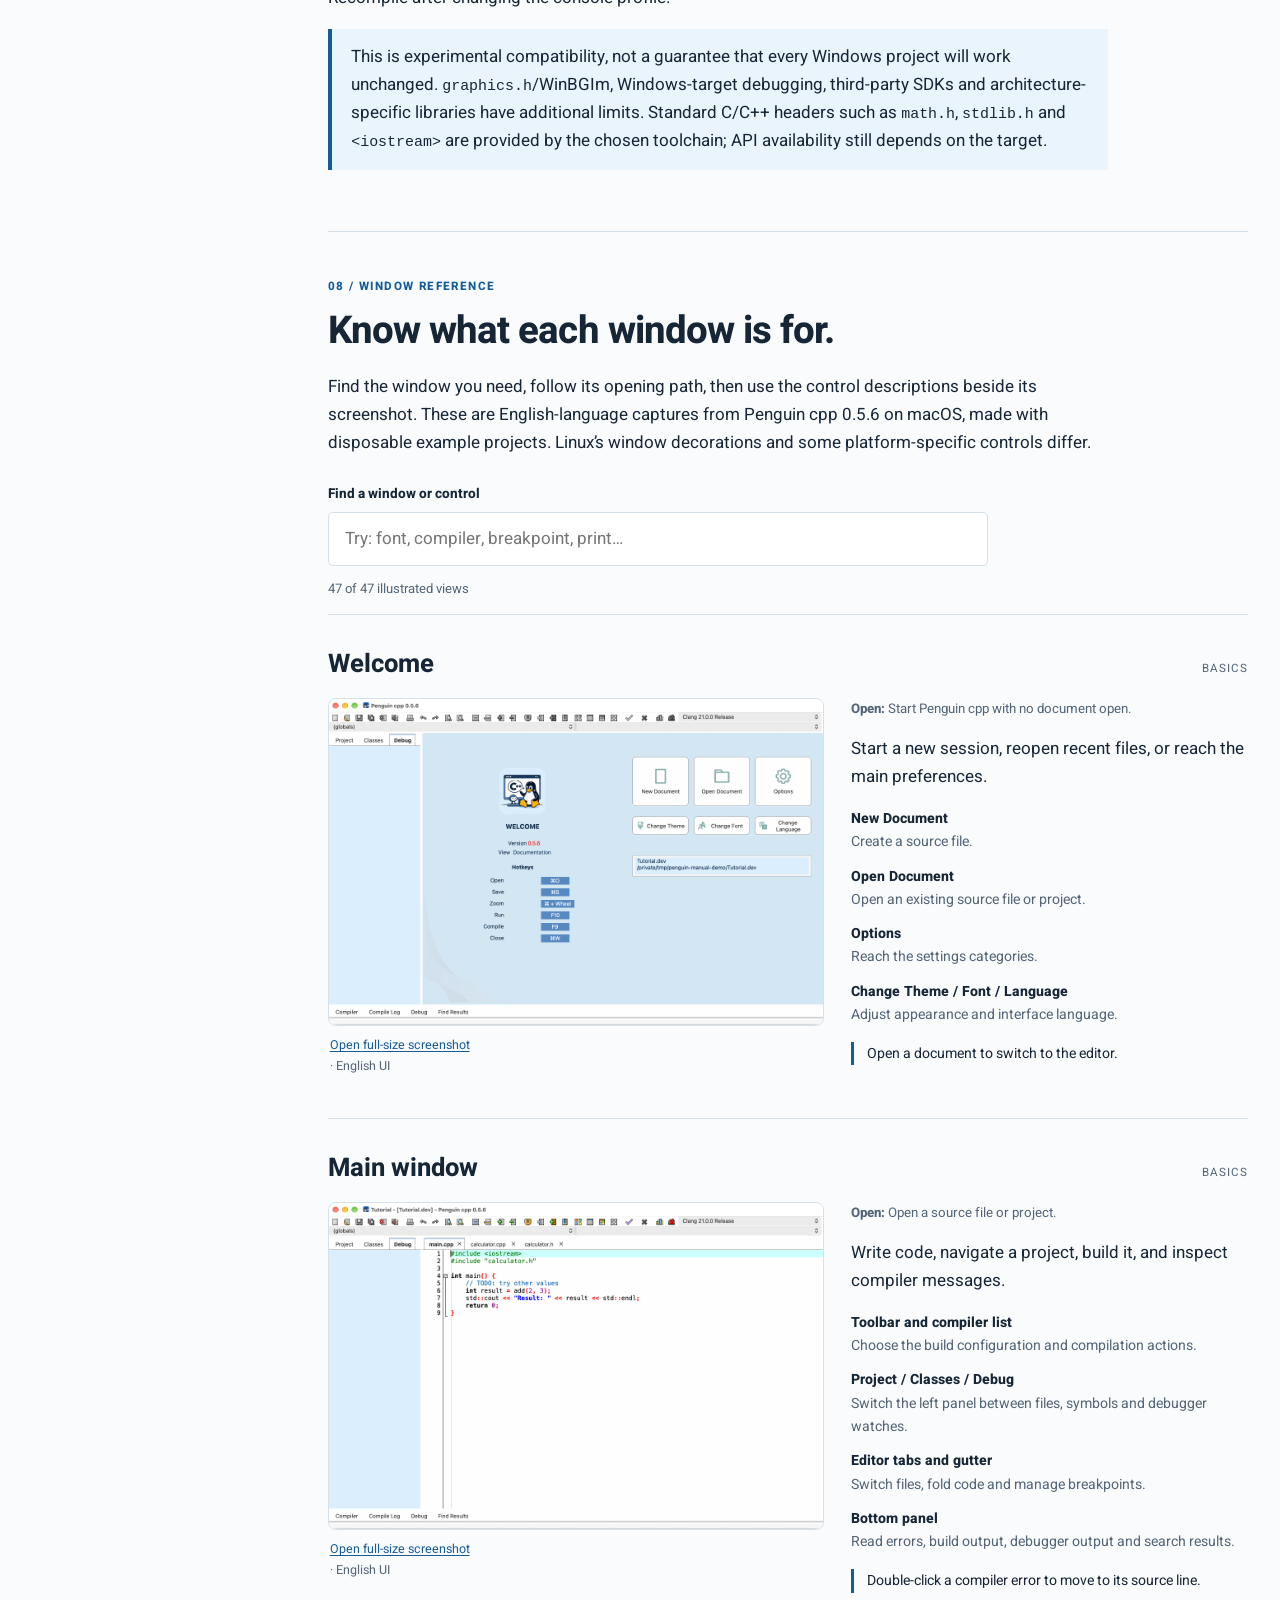
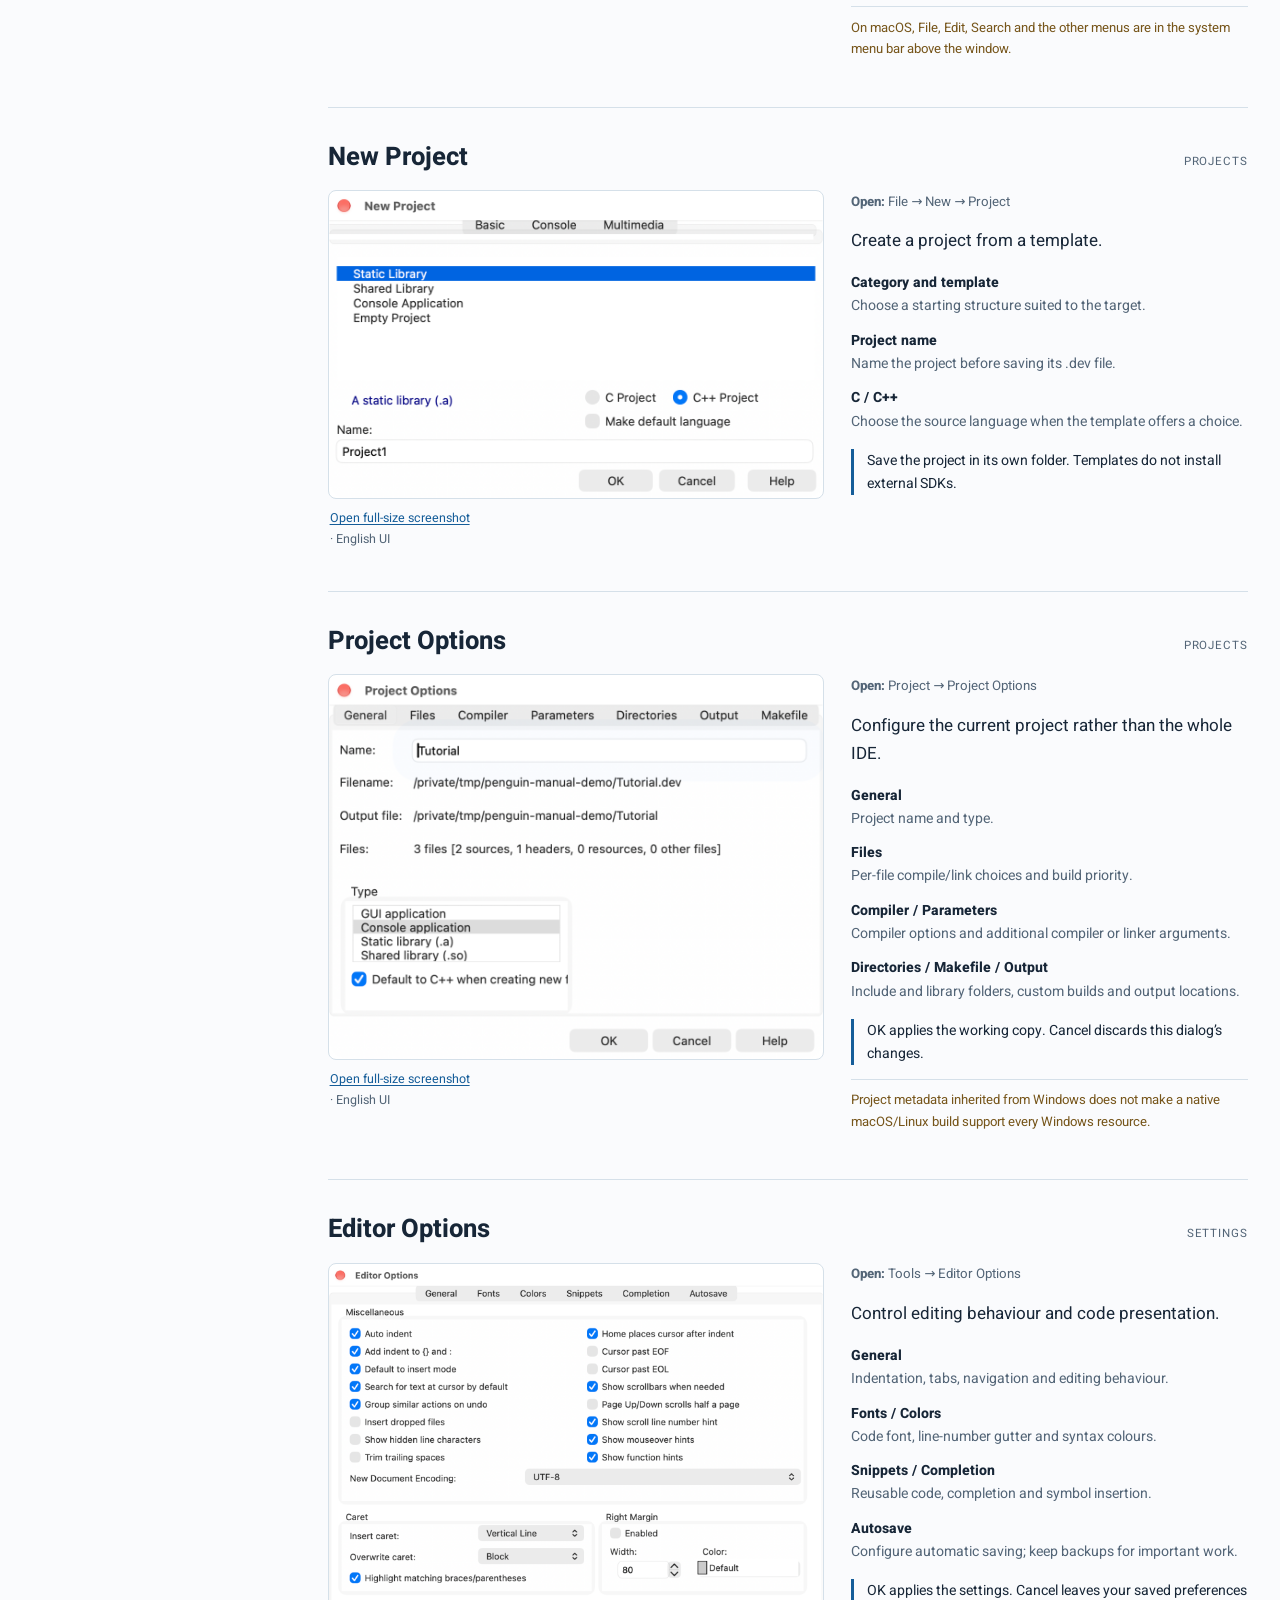
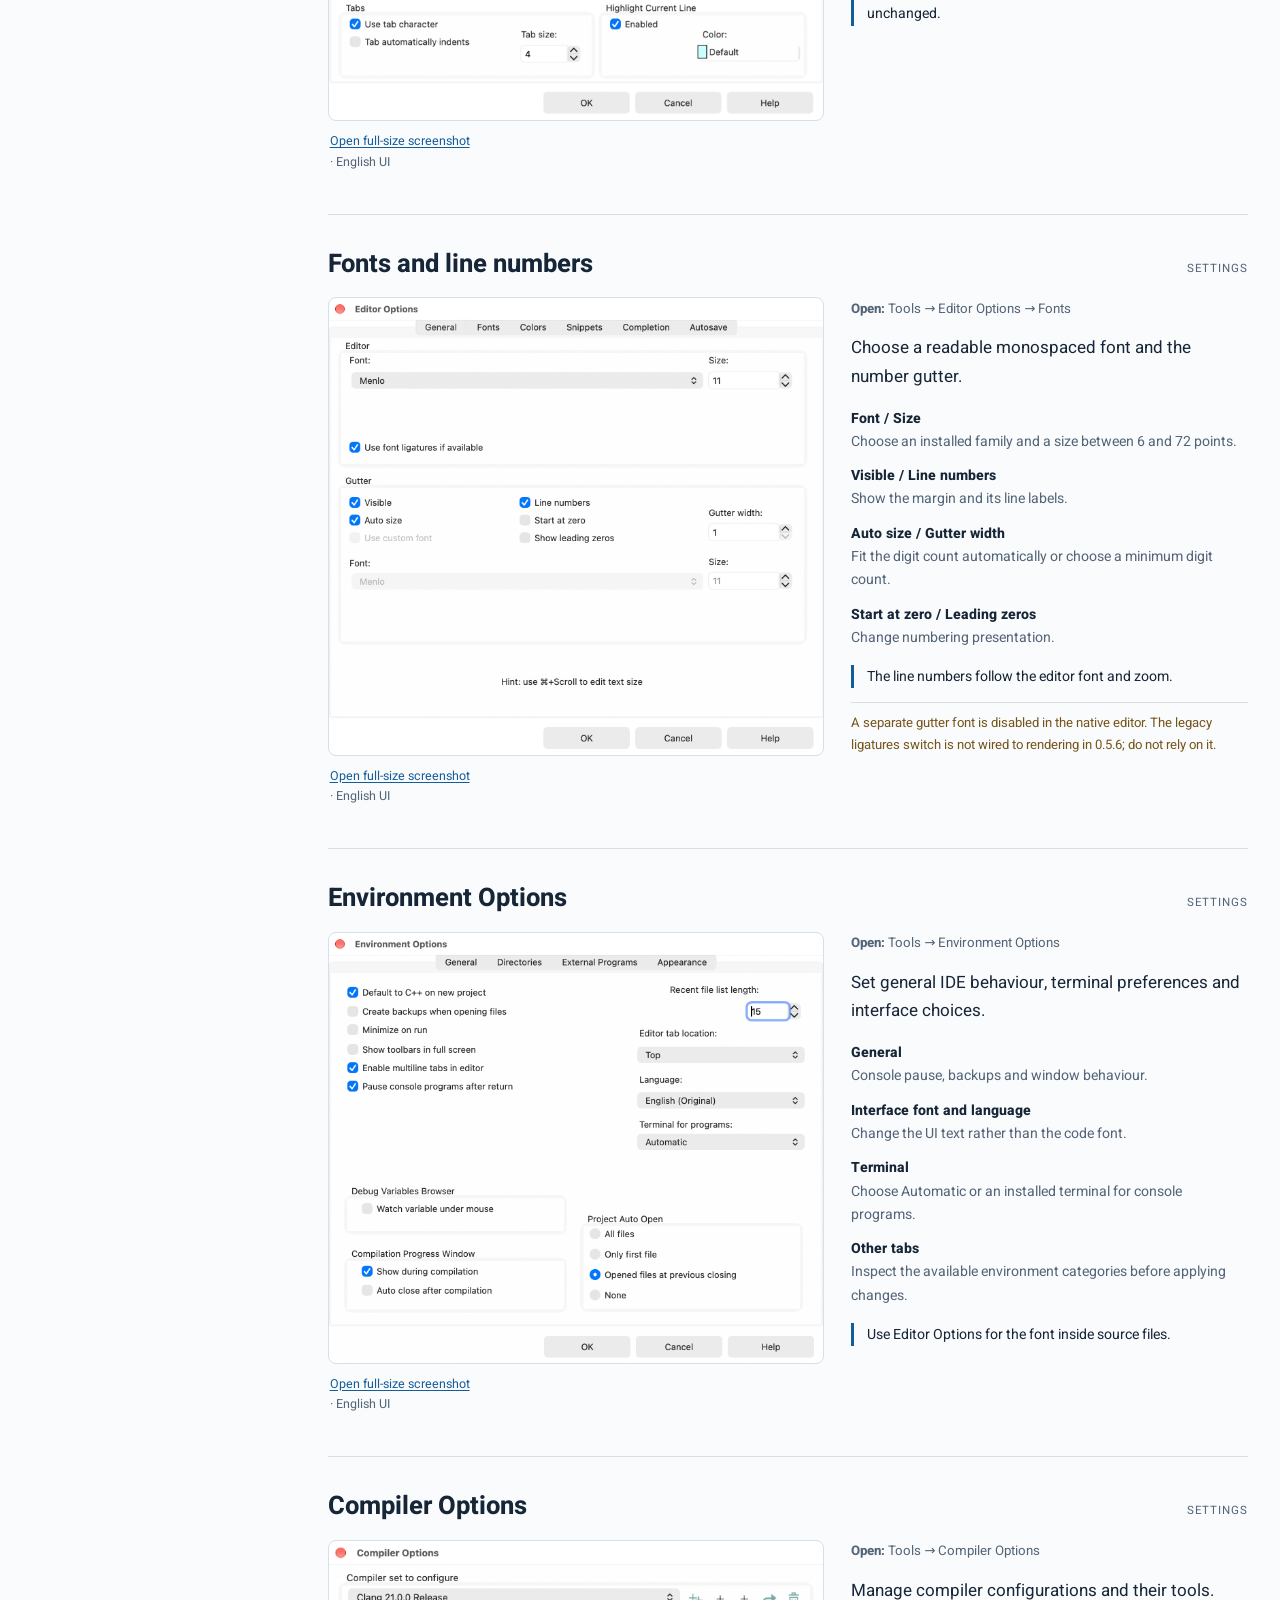
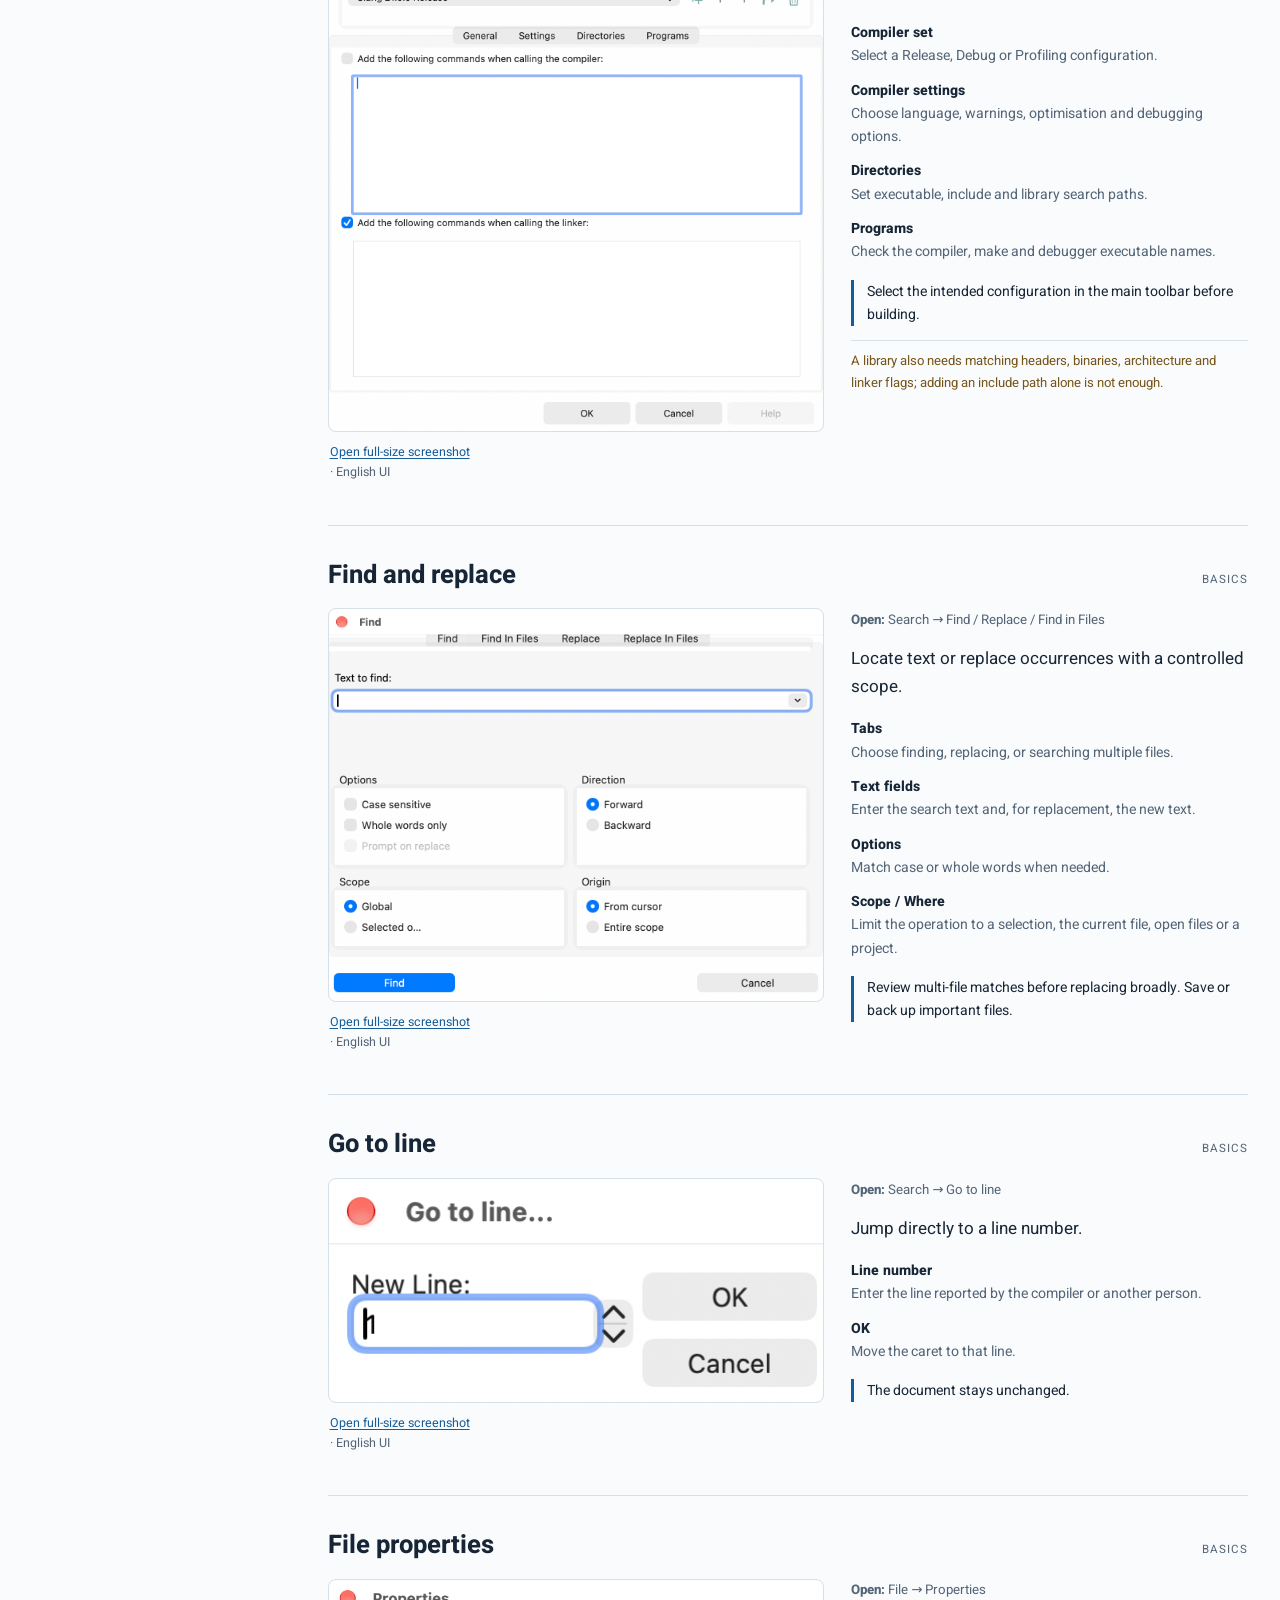
<file: Manual/index.html>
<!doctype html>
<html lang="en">
<head>
<meta charset="utf-8"><meta name="viewport" content="width=device-width,initial-scale=1">
<meta name="color-scheme" content="light dark">
<meta name="description" content="Learn Penguin cpp with a first-program guide, real window screenshots, build and debug workflows, and a searchable window reference.">
<title>Penguin cpp — User manual</title>
<link rel="stylesheet" href="manual.css"><script src="manual.js" defer></script>
<link rel="alternate" hreflang="en" href="index.html"><link rel="alternate" hreflang="es" href="es/index.html">
</head>
<body>
<a class="skip" href="#main">Skip to the manual</a>
<header class="site-header"><a class="brand" href="https://juanfrang.github.io/Penguin-cpp/"><img src="assets/penguin.png" alt="" width="44" height="44"><span>Penguin cpp<small>USER MANUAL</small></span></a><nav aria-label="Project"><a href="https://juanfrang.github.io/Penguin-cpp/">Project</a><a href="https://github.com/JuanFranG/Penguin-cpp/releases">Downloads &amp; versions</a><a href="https://github.com/JuanFranG/Penguin-cpp/issues">Report an issue</a><a href="es/index.html" lang="es" hreflang="es">Español</a></nav></header>
<div class="manual-shell">
<aside><details class="contents" open><summary>In this manual</summary><nav aria-label="Manual contents"><a href="#start">01 · Start here</a><a href="#first-program">02 · Your first program</a><a href="#window">03 · Find your way around</a><a href="#compile">04 · Build &amp; run</a><a href="#projects">05 · Work with projects</a><a href="#debug">06 · Debug &amp; profile</a><a href="#compatibility">07 · Windows programs</a><a href="#reference">08 · Window reference</a><a href="#shortcuts">09 · Keyboard shortcuts</a><a href="#problems">10 · Troubleshooting</a><a href="#report">11 · Get help</a></nav><p class="sidebar-note">Penguin cpp 0.5.7<br>Linux &amp; macOS<br>English interface</p></details></aside>
<main id="main">
<section class="intro" id="start"><p class="eyebrow">LEARN THE WORKSPACE</p><h1>From your first line<br>to a working program.</h1><p class="lead">A practical guide to Penguin cpp: what to click, what each window does, and what to check when something goes wrong.</p><div class="intro-links"><a class="button" href="#first-program">Write your first program</a><a href="#reference">Find a window →</a></div><p class="edition">For version <a href="https://github.com/JuanFranG/Penguin-cpp/releases/tag/v0.5.7">0.5.7</a>. Use your browser’s translation feature for another language. Menu names and screenshots remain in English.</p>
<p class="note">The refreshed dialogs show the interface fixes included in 0.5.7. Update older installations to use these layouts. Some screenshots were taken with 0.5.6; their provenance is documented.</p><h2 id="install">Install the edition you need</h2><div class="platforms"><article><h3>macOS 26+ · Apple Silicon</h3><p>The <strong>complete PKG or complete DMG</strong> includes the Windows compiler, GNU Make and Wine ARM64/FEX. The small native DMG contains the IDE without that complete Windows environment.</p><p>Native macOS programs need Apple’s Command Line Tools. Follow the app’s prompt or use <code translate="no">xcode-select --install</code>.</p></article><article><h3>Linux · Ubuntu 24.04 / Mint 22 base</h3><p>Use the signed APT repository. The IDE package includes LLVM-MinGW/UCRT; APT resolves Make and the private Wine runtime. For a manual download, install <strong>both DEB packages together</strong>.</p><p>Other distributions and architectures need their own validation.</p></article></div><p><a href="https://juanfrang.github.io/Penguin-cpp/#descargas">Installation instructions and downloads →</a></p><p class="note">The complete edition checks its Windows environment on first use. Wait for completion. If it fails, read the details, correct the missing tool or path, and retry. Your Windows programs use a private environment.</p></section>
<section id="first-program"><p class="eyebrow">02 / MAKE SOMETHING RUN</p><h2>Your first C++ program</h2><ol class="steps"><li><strong>Create a source file.</strong> Choose <span class="ui" translate="no">File → New → Source File</span>, or use <span class="ui" translate="no">New Document</span> on the welcome screen.</li><li><strong>Enter this program.</strong> It prints a line and exits successfully.<pre><code translate="no">#include &lt;iostream&gt;

int main() {
    std::cout &lt;&lt; "Hello, Penguin!" &lt;&lt; std::endl;
    return 0;
}</code></pre></li><li><strong>Save as <code translate="no">hello.cpp</code>.</strong> Choose a folder you can write to. The <code translate="no">.cpp</code> extension tells Penguin to treat the file as C++.</li><li><strong>Choose a native compiler configuration.</strong> For a first example, select the system compiler’s <span class="ui" translate="no">Release</span> configuration in the toolbar.</li><li><strong>Compile and run.</strong> Press <kbd>F11</kbd> (<kbd>fn</kbd> + <kbd>F11</kbd> on Macs using media keys), or choose <span class="ui" translate="no">Execute → Compile &amp; Run</span>.</li></ol><p>A console program opens in a terminal. Its exit summary reports completion and waits for input before closing. You do not need <code translate="no">system("pause")</code> just to keep that terminal open.</p><p>If compilation fails, inspect the <span class="ui" translate="no">Compiler</span> and <span class="ui" translate="no">Compile Log</span> tabs. Fix the first relevant error and compile again; a failed build does not run an old executable.</p></section>
<section id="window"><p class="eyebrow">03 / READ THE INTERFACE</p><h2>The main window, by area</h2><figure class="screenshot hero-shot"><a href="assets/windows/workspace.png" data-viewer><img src="assets/windows/workspace.png" width="2400" height="1584" alt="Penguin cpp 0.5.6 main window with its toolbar, Tutorial project tree, main.cpp editor and compiler output panel." fetchpriority="high"></a><figcaption>Real macOS capture with a sample project. Select the image to enlarge it. macOS places the application menus in the system menu bar, outside this window.</figcaption></figure><div class="table-wrap"><table><thead><tr><th>Area</th><th>What you use it for</th></tr></thead><tbody><tr><td>Toolbar</td><td>Common file, build and debugging actions. Hover an icon to read its hint.</td></tr><tr><td>Compiler list</td><td>Select a compiler configuration. Release, Debug and Profiling serve different purposes.</td></tr><tr><td>Left panel</td><td>Project files, parsed classes/functions, or debugger watches.</td></tr><tr><td>Editor and gutter</td><td>Write code, navigate tabs, fold blocks and set breakpoints.</td></tr><tr><td>Bottom panel</td><td>Compiler errors, build commands, debugger output and search results.</td></tr></tbody></table></div><p>Drag panel dividers to change the layout. Use the <span class="ui" translate="no">View</span> menu to show or hide available panels and toolbars.</p><h3 id="editor">Read and edit comfortably</h3><p>Choose a monospaced font in <a href="#window-editor-fonts">Editor Options → Fonts</a>. On macOS, use <kbd>⌘</kbd> + mouse wheel or a trackpad pinch to zoom. On Linux, use <kbd>Ctrl</kbd> + mouse wheel. The number gutter follows the editor font and adjusts its digit width.</p><p>Code completion lists symbols from the parsed code and headers. Use <kbd>Ctrl</kbd> + <kbd>Space</kbd> on Linux or <kbd>⌥</kbd> + <kbd>Space</kbd> on macOS. Invalid or incomplete code can limit the parser’s results.</p></section>
<section id="compile"><p class="eyebrow">04 / UNDERSTAND THE BUILD</p><h2>Compile, run, rebuild</h2><div class="table-wrap"><table><thead><tr><th>Action</th><th>Key</th><th>Result</th></tr></thead><tbody><tr><td>Compile</td><td><kbd>F9</kbd></td><td>Builds the current file or project; does not launch it.</td></tr><tr><td>Run</td><td><kbd>F10</kbd></td><td>Runs the executable. Rebuild after changing source or build settings.</td></tr><tr><td>Compile &amp; Run</td><td><kbd>F11</kbd></td><td>Saves as needed, builds, and launches only after success.</td></tr><tr><td>Rebuild</td><td><kbd>F12</kbd></td><td>Builds the target again, including sources that need regeneration.</td></tr></tbody></table></div><h3>Release, Debug or Profiling?</h3><p><strong>Release</strong> is the usual configuration for running a program. <strong>Debug</strong> includes information the debugger needs. <strong>Profiling</strong> instruments native code for the profiler. Changing the configuration is not the same as rebuilding the executable.</p><h3>Understand an error before changing settings</h3><p>A syntax error points to source code. A missing header usually means the wrong target or an include path problem. An undefined reference is a link problem: check implementations, libraries and linker arguments. Read the full command in <span class="ui" translate="no">Compile Log</span> when the short error is not enough.</p><p>Arguments passed to the running program belong in <a href="#window-arguments">Parameters</a>. They do not belong in compiler options.</p></section>
<section id="projects"><p class="eyebrow">05 / KEEP FILES TOGETHER</p><h2>Work with a project</h2><ol><li>Open <a href="#window-new-project">New Project</a>, choose a suitable template and save the <code translate="no">.dev</code> file in a dedicated folder.</li><li>Add the source and header files through the <span class="ui" translate="no">Project</span> menu. A header usually provides declarations; its corresponding source must also be compiled when it contains implementations.</li><li>Use <a href="#window-project-options">Project Options</a> for this project’s include folders, libraries, flags and output paths.</li><li>Build the project and review the commands in the output panel. Save the project before moving it to another machine.</li></ol><p>Keep source files, assets and the project file together. External libraries need the correct platform and architecture; a Windows library cannot simply be linked into a native macOS executable.</p><p>Removing a project entry is different from deciding which files to delete from disk. Check the selected entries and keep a backup before using removal or cleanup actions.</p><h3 id="header-project">A project with a header and several files</h3><p>This example separates a function declaration, its implementation and the caller. <a href="examples/header-project.zip" download>Download the complete project</a>, extract it and open <code translate="no">Tutorial.dev</code> with <span class="ui" translate="no">File → Open</span>. Choose your native compiler and press <kbd>F11</kbd>. Expected output: <code translate="no">Result: 5</code>.</p><p>To create it yourself:</p><ol class="steps"><li>Choose <span class="ui" translate="no">File → New → Project</span>, select <span class="ui" translate="no">Console Application</span> and C++, and save <code translate="no">Tutorial.dev</code> in a dedicated folder.</li><li>Create the three files below in that folder. Use <span class="ui" translate="no">File → New → Source File</span> and save with each complete filename, including the <code translate="no">.h</code> extension for the header.</li><li>Check that all three appear in the project tree. Add missing files with <span class="ui" translate="no">Project → Add to project</span>. An open editor tab alone does not add a file to a project.</li><li>In <a href="#window-project-files">Project Options → Files</a>, ensure both <code translate="no">.cpp</code> files are compiled and linked. The header is included by them, not compiled as a standalone program.</li><li>Press <kbd>F11</kbd>. Review <span class="ui" translate="no">Compile Log</span>: the build must include both source files, not just the active one.</li></ol>
<h4 translate="no">calculator.h</h4><pre><code translate="no">#ifndef TUTORIAL_CALCULATOR_H
#define TUTORIAL_CALCULATOR_H

int add(int left, int right);

#endif
</code></pre><h4 translate="no">calculator.cpp</h4><pre><code translate="no">#include &quot;calculator.h&quot;

int add(int left, int right) {
    int total = left + right;
    return total;
}
</code></pre><h4 translate="no">main.cpp</h4><pre><code translate="no">#include &lt;iostream&gt;
#include &quot;calculator.h&quot;

int main() {
    // TODO: try other values
    int result = add(2, 3);
    std::cout &lt;&lt; &quot;Result: &quot; &lt;&lt; result &lt;&lt; std::endl;
    return 0;
}
</code></pre>
<h4>What each file does</h4><p><code translate="no">calculator.h</code> declares <code translate="no">add</code>. Its <code translate="no">#ifndef / #define / #endif</code> guard prevents repeated inclusion within one translation unit. <code translate="no">calculator.cpp</code> defines the function; <code translate="no">main.cpp</code> calls it.</p><p>Use <code translate="no">#include "calculator.h"</code> for this local header. Angle brackets are for system headers or configured library headers. Do not <code translate="no">#include "calculator.cpp"</code>: add the implementation to the project and compile and link it.</p><p class="note">For a missing-header error, check the filename, case and include paths. For an undefined reference or undefined symbol for <code translate="no">add</code>, check that <code translate="no">calculator.cpp</code> belongs to the project, participates in linking, and matches the header declaration. Rebuild after changing these settings.</p>
<h3 id="build-flags">Where to set compiler and linker flags</h3><p>Flags are build-tool arguments. Project-specific options and global compiler configurations have different scopes:</p><div class="table-wrap"><table><thead><tr><th>Need</th><th>Interface path</th><th>Use</th></tr></thead><tbody><tr><td>Project compiler and structured options</td><td><a href="#window-project-compiler" translate="no">Project → Project Options → Compiler</a></td><td>Select a configuration and its available options.</td></tr><tr><td>Additional arguments for this project</td><td><a href="#window-project-flags" translate="no">Project → Project Options → Parameters</a></td><td>Keep C, C++ and linker arguments in their respective fields.</td></tr><tr><td>Header and library folders</td><td><a href="#window-project-directories" translate="no">Project → Project Options → Directories</a></td><td>Add folders, not each header's filename. Prefer relative paths for a shareable project.</td></tr><tr><td>Global structured compiler settings</td><td><a href="#window-compiler-settings" translate="no">Tools → Compiler Options → Settings</a></td><td>Changes affect the selected configuration, which other projects may also use.</td></tr><tr><td>Additional global arguments</td><td><a href="#window-compiler-flags" translate="no">Tools → Compiler Options → General</a></td><td>Enable the corresponding checkbox before entering compiler or linker arguments.</td></tr><tr><td>Generated executable and object folders</td><td><a href="#window-project-output" translate="no">Project → Project Options → Output</a></td><td>Keep output organised separately from sources.</td></tr></tbody></table></div>
<p>The example uses <code translate="no">-std=c++17 -Wall -Wextra</code> in the C++ field. <code translate="no">-std=c++17</code> selects the language standard; <code translate="no">-Wall -Wextra</code> enables warnings. To debug, select <span class="ui" translate="no">Debug</span> and rebuild; <code translate="no">-g -O0</code> supplies symbols and makes unoptimised code easier to follow.</p><p>Library arguments such as <code translate="no">-L./lib -lname</code> belong in <span class="ui" translate="no">Linker</span>. <span class="ui" translate="no">Execute → Parameters</span> supplies runtime program arguments. An include folder does not replace a library that must be linked. Library binaries must match the target platform and architecture.</p><p>After applying changes with <span class="ui" translate="no">OK</span>, rebuild and inspect the actual command in <span class="ui" translate="no">Compile Log</span> to confirm the flags reached the compiler.</p>
</section>
<section id="debug"><p class="eyebrow">06 / SEE WHAT THE PROGRAM DOES</p><h2>Debug a native program</h2><ol><li>Select a <span class="ui" translate="no">Debug</span> compiler configuration, then rebuild.</li><li>Set a breakpoint on an executable source line with <kbd>F4</kbd> or the breakpoint action in the editor gutter.</li><li>Start debugging with <kbd>F5</kbd>. Provide keyboard input in the program’s terminal when needed.</li><li>When execution stops, inspect watches, the call stack and the paused source line. <kbd>F7</kbd> steps over; <kbd>F8</kbd> steps into a call.</li><li>Use <kbd>F6</kbd> to stop the debugging session.</li></ol><p>Linux normally uses GDB; macOS uses the available native LLDB tooling. Debug symbols, executable permissions and macOS attachment restrictions still apply. The <a href="#window-cpu">CPU window</a> needs an active, paused debugger to show live registers or disassembly.</p><h3 id="profile">Profile after rebuilding</h3><p>Use <span class="ui" translate="no">Execute → Profile Analysis</span>. Accept the offered configuration change if appropriate, rebuild and execute the program to produce profiling data. Linux’s gprof view can report timing and a call graph. The macOS LLVM view reports function call counts, <strong>not timing</strong>. See <a href="#window-profiler">Profile Analysis</a> for a real example.</p><h3 id="debug-project">Debug this project step by step</h3><ol class="steps"><li>Open the example, select a native <span class="ui" translate="no">Debug</span> configuration and rebuild with <kbd>F12</kbd>.</li><li>Open <code translate="no">calculator.cpp</code> from the project tree and set a breakpoint on <code translate="no">return total;</code>, line 5, using <kbd>F4</kbd>.</li><li>Start with <kbd>F5</kbd>. The debugger may first pause on entry to <code translate="no">main</code>; click <span class="ui" translate="no">Continue</span> in the Debug panel to reach your breakpoint.</li><li>Use <span class="ui" translate="no">Add watch</span> for <code translate="no">left</code>, <code translate="no">right</code> and <code translate="no">total</code>. Their values at this line are 2, 3 and 5. Use <span class="ui" translate="no">Evaluate</span> for an expression such as <code translate="no">left + right</code>.</li><li><span class="ui" translate="no">Next line</span> steps over calls; <span class="ui" translate="no">Into function</span> enters a call; <span class="ui" translate="no">Continue</span> resumes until another stop; <span class="ui" translate="no">Stop Execution</span> ends the session.</li></ol><p>See the <a href="#window-debugger">actual paused example</a> and its <a href="#window-cpu-active">CPU window with registers and call stack</a>. The stack includes <code translate="no">add</code> and <code translate="no">main</code>. This Mac uses ARM64 registers; names and values vary by architecture and run. Native debugging and running Windows-target programs are separate workflows.</p></section>
<section id="compatibility"><p class="eyebrow">07 / CHOOSE THE RIGHT TARGET</p><h2>Programs that include Windows headers</h2><p><code translate="no">windows.h</code> is not a native macOS or Linux API. Penguin’s complete environment can instead compile a <strong>Windows executable</strong> and run it through its included runtime. Open <a href="#window-windows-compatibility">Tools → Windows compatibility</a>.</p><div class="table-wrap"><table><thead><tr><th>Mode</th><th>When to use it</th></tr></thead><tbody><tr><td>Automatic</td><td>The recommended starting point. Penguin inspects the project’s requirements to select the target.</td></tr><tr><td>Native</td><td>Build for the current macOS or Linux system using its native tools.</td></tr><tr><td>Windows</td><td>Explicitly use the Windows toolchain and runtime when automatic selection is ambiguous.</td></tr></tbody></table></div><p>After the environment reports readiness, <kbd>F11</kbd> performs the build/run flow. Console programs use a terminal; graphical programs use their runtime windows.</p><h3>Characters, boxes and colours</h3><p>Use <strong>Unicode (UTF-8)</strong> for new console text. Try <strong>OEM 437</strong> for older DOS-style box characters or <strong>ANSI 1252</strong> for code written for that character set. <strong>Program-controlled</strong> leaves the choice to the program. Recompile after changing the console profile.</p><p class="note">This is experimental compatibility, not a guarantee that every Windows project will work unchanged. <code translate="no">graphics.h</code>/WinBGIm, Windows-target debugging, third-party SDKs and architecture-specific libraries have additional limits. Standard C/C++ headers such as <code translate="no">math.h</code>, <code translate="no">stdlib.h</code> and <code translate="no">&lt;iostream&gt;</code> are provided by the chosen toolchain; API availability still depends on the target.</p></section>
<section id="reference"><span id="options"></span><p class="eyebrow">08 / WINDOW REFERENCE</p><h2>Know what each window is for.</h2><p>Find the window you need, follow its opening path, then use the control descriptions beside its screenshot. These are English-language captures from Penguin cpp 0.5.6 on macOS, made with disposable example projects. Linux’s window decorations and some platform-specific controls differ.</p><label class="search-label" for="window-search">Find a window or control</label><input id="window-search" type="search" placeholder="Try: font, compiler, breakpoint, print…" aria-controls="window-directory"><p class="search-status" id="window-count" role="status" aria-live="polite"></p><noscript><p>All windows are listed below. Use your browser’s Find command to search them.</p></noscript>
<div id="window-directory">
<!-- START WINDOWS -->
<article class="window-card" id="window-welcome"><header class="window-title"><h3>Welcome</h3><span class="window-group">Basics</span></header><div class="window-layout"><figure class="screenshot"><a href="assets/windows/welcome.png" data-viewer><img src="assets/windows/welcome.png" width="2400" height="1584" loading="lazy" decoding="async" alt="Welcome in a Penguin cpp development build based on 0.5.6 on macOS, with the English interface."></a><figcaption><a href="assets/windows/welcome.png" data-full-image>Open full-size screenshot</a> · English UI</figcaption></figure><div class="window-text"><p class="open-path"><strong>Open:</strong> <span translate="no">Start Penguin cpp with no document open.</span></p><p>Start a new session, reopen recent files, or reach the main preferences.</p><dl class="control-list"><dt translate="no">New Document</dt><dd>Create a source file.</dd><dt translate="no">Open Document</dt><dd>Open an existing source file or project.</dd><dt translate="no">Options</dt><dd>Reach the settings categories.</dd><dt translate="no">Change Theme / Font / Language</dt><dd>Adjust appearance and interface language.</dd></dl><p class="outcome">Open a document to switch to the editor.</p></div></div></article>
<article class="window-card" id="window-workspace"><header class="window-title"><h3>Main window</h3><span class="window-group">Basics</span></header><div class="window-layout"><figure class="screenshot"><a href="assets/windows/workspace.png" data-viewer><img src="assets/windows/workspace.png" width="2400" height="1584" loading="lazy" decoding="async" alt="Main window in a Penguin cpp development build based on 0.5.6 on macOS, with the English interface."></a><figcaption><a href="assets/windows/workspace.png" data-full-image>Open full-size screenshot</a> · English UI</figcaption></figure><div class="window-text"><p class="open-path"><strong>Open:</strong> <span translate="no">Open a source file or project.</span></p><p>Write code, navigate a project, build it, and inspect compiler messages.</p><dl class="control-list"><dt translate="no">Toolbar and compiler list</dt><dd>Choose the build configuration and compilation actions.</dd><dt translate="no">Project / Classes / Debug</dt><dd>Switch the left panel between files, symbols and debugger watches.</dd><dt translate="no">Editor tabs and gutter</dt><dd>Switch files, fold code and manage breakpoints.</dd><dt translate="no">Bottom panel</dt><dd>Read errors, build output, debugger output and search results.</dd></dl><p class="outcome">Double-click a compiler error to move to its source line.</p><p class="window-note">On macOS, File, Edit, Search and the other menus are in the system menu bar above the window.</p></div></div></article>
<article class="window-card" id="window-new-project"><header class="window-title"><h3>New Project</h3><span class="window-group">Projects</span></header><div class="window-layout"><figure class="screenshot"><a href="assets/windows/new-project.png" data-viewer><img src="assets/windows/new-project.png" width="1080" height="670" loading="lazy" decoding="async" alt="New Project in a Penguin cpp development build based on 0.5.6 on macOS, with the English interface."></a><figcaption><a href="assets/windows/new-project.png" data-full-image>Open full-size screenshot</a> · English UI</figcaption></figure><div class="window-text"><p class="open-path"><strong>Open:</strong> <span translate="no">File → New → Project</span></p><p>Create a project from a template.</p><dl class="control-list"><dt translate="no">Category and template</dt><dd>Choose a starting structure suited to the target.</dd><dt translate="no">Project name</dt><dd>Name the project before saving its .dev file.</dd><dt translate="no">C / C++</dt><dd>Choose the source language when the template offers a choice.</dd></dl><p class="outcome">Save the project in its own folder. Templates do not install external SDKs.</p></div></div></article>
<article class="window-card" id="window-project-options"><header class="window-title"><h3>Project Options</h3><span class="window-group">Projects</span></header><div class="window-layout"><figure class="screenshot"><a href="assets/windows/project-options.png" data-viewer><img src="assets/windows/project-options.png" width="1072" height="832" loading="lazy" decoding="async" alt="Project Options in a Penguin cpp development build based on 0.5.6 on macOS, with the English interface."></a><figcaption><a href="assets/windows/project-options.png" data-full-image>Open full-size screenshot</a> · English UI</figcaption></figure><div class="window-text"><p class="open-path"><strong>Open:</strong> <span translate="no">Project → Project Options</span></p><p>Configure the current project rather than the whole IDE.</p><dl class="control-list"><dt translate="no">General</dt><dd>Project name and type.</dd><dt translate="no">Files</dt><dd>Per-file compile/link choices and build priority.</dd><dt translate="no">Compiler / Parameters</dt><dd>Compiler options and additional compiler or linker arguments.</dd><dt translate="no">Directories / Makefile / Output</dt><dd>Include and library folders, custom builds and output locations.</dd></dl><p class="outcome">OK applies the working copy. Cancel discards this dialog’s changes.</p><p class="window-note">Project metadata inherited from Windows does not make a native macOS/Linux build support every Windows resource.</p></div></div></article>
<article class="window-card" id="window-editor-options"><header class="window-title"><h3>Editor Options</h3><span class="window-group">Settings</span></header><div class="window-layout"><figure class="screenshot"><a href="assets/windows/editor-options.png" data-viewer><img src="assets/windows/editor-options.png" width="1456" height="1346" loading="lazy" decoding="async" alt="Editor Options in a Penguin cpp development build based on 0.5.6 on macOS, with the English interface."></a><figcaption><a href="assets/windows/editor-options.png" data-full-image>Open full-size screenshot</a> · English UI</figcaption></figure><div class="window-text"><p class="open-path"><strong>Open:</strong> <span translate="no">Tools → Editor Options</span></p><p>Control editing behaviour and code presentation.</p><dl class="control-list"><dt translate="no">General</dt><dd>Indentation, tabs, navigation and editing behaviour.</dd><dt translate="no">Fonts / Colors</dt><dd>Code font, line-number gutter and syntax colours.</dd><dt translate="no">Snippets / Completion</dt><dd>Reusable code, completion and symbol insertion.</dd><dt translate="no">Autosave</dt><dd>Configure automatic saving; keep backups for important work.</dd></dl><p class="outcome">OK applies the settings. Cancel leaves your saved preferences unchanged.</p></div></div></article>
<article class="window-card" id="window-editor-fonts"><header class="window-title"><h3>Fonts and line numbers</h3><span class="window-group">Settings</span></header><div class="window-layout"><figure class="screenshot"><a href="assets/windows/editor-fonts.png" data-viewer><img src="assets/windows/editor-fonts.png" width="1452" height="1342" loading="lazy" decoding="async" alt="Fonts and line numbers in a Penguin cpp development build based on 0.5.6 on macOS, with the English interface."></a><figcaption><a href="assets/windows/editor-fonts.png" data-full-image>Open full-size screenshot</a> · English UI</figcaption></figure><div class="window-text"><p class="open-path"><strong>Open:</strong> <span translate="no">Tools → Editor Options → Fonts</span></p><p>Choose a readable monospaced font and the number gutter.</p><dl class="control-list"><dt translate="no">Font / Size</dt><dd>Choose an installed family and a size between 6 and 72 points.</dd><dt translate="no">Visible / Line numbers</dt><dd>Show the margin and its line labels.</dd><dt translate="no">Auto size / Gutter width</dt><dd>Fit the digit count automatically or choose a minimum digit count.</dd><dt translate="no">Start at zero / Leading zeros</dt><dd>Change numbering presentation.</dd></dl><p class="outcome">The line numbers follow the editor font and zoom.</p><p class="window-note">A separate gutter font is disabled in the native editor. The legacy ligatures switch is not wired to rendering in 0.5.6; do not rely on it.</p></div></div></article>
<article class="window-card" id="window-environment"><header class="window-title"><h3>Environment Options</h3><span class="window-group">Settings</span></header><div class="window-layout"><figure class="screenshot"><a href="assets/windows/environment.png" data-viewer><img src="assets/windows/environment.png" width="1452" height="1264" loading="lazy" decoding="async" alt="Environment Options in a Penguin cpp development build based on 0.5.6 on macOS, with the English interface."></a><figcaption><a href="assets/windows/environment.png" data-full-image>Open full-size screenshot</a> · English UI</figcaption></figure><div class="window-text"><p class="open-path"><strong>Open:</strong> <span translate="no">Tools → Environment Options</span></p><p>Set general IDE behaviour, terminal preferences and interface choices.</p><dl class="control-list"><dt translate="no">General</dt><dd>Console pause, backups and window behaviour.</dd><dt translate="no">Interface font and language</dt><dd>Change the UI text rather than the code font.</dd><dt translate="no">Terminal</dt><dd>Choose Automatic or an installed terminal for console programs.</dd><dt translate="no">Other tabs</dt><dd>Inspect the available environment categories before applying changes.</dd></dl><p class="outcome">Use Editor Options for the font inside source files.</p></div></div></article>
<article class="window-card" id="window-compiler"><header class="window-title"><h3>Compiler Options</h3><span class="window-group">Settings</span></header><div class="window-layout"><figure class="screenshot"><a href="assets/windows/compiler.png" data-viewer><img src="assets/windows/compiler.png" width="1354" height="1344" loading="lazy" decoding="async" alt="Compiler Options in a Penguin cpp development build based on 0.5.6 on macOS, with the English interface."></a><figcaption><a href="assets/windows/compiler.png" data-full-image>Open full-size screenshot</a> · English UI</figcaption></figure><div class="window-text"><p class="open-path"><strong>Open:</strong> <span translate="no">Tools → Compiler Options</span></p><p>Manage compiler configurations and their tools.</p><dl class="control-list"><dt translate="no">Compiler set</dt><dd>Select a Release, Debug or Profiling configuration.</dd><dt translate="no">Compiler settings</dt><dd>Choose language, warnings, optimisation and debugging options.</dd><dt translate="no">Directories</dt><dd>Set executable, include and library search paths.</dd><dt translate="no">Programs</dt><dd>Check the compiler, make and debugger executable names.</dd></dl><p class="outcome">Select the intended configuration in the main toolbar before building.</p><p class="window-note">A library also needs matching headers, binaries, architecture and linker flags; adding an include path alone is not enough.</p></div></div></article>
<article class="window-card" id="window-find"><header class="window-title"><h3>Find and replace</h3><span class="window-group">Basics</span></header><div class="window-layout"><figure class="screenshot"><a href="assets/windows/find.png" data-viewer><img src="assets/windows/find.png" width="1240" height="984" loading="lazy" decoding="async" alt="Find and replace in a Penguin cpp development build based on 0.5.6 on macOS, with the English interface."></a><figcaption><a href="assets/windows/find.png" data-full-image>Open full-size screenshot</a> · English UI</figcaption></figure><div class="window-text"><p class="open-path"><strong>Open:</strong> <span translate="no">Search → Find / Replace / Find in Files</span></p><p>Locate text or replace occurrences with a controlled scope.</p><dl class="control-list"><dt translate="no">Tabs</dt><dd>Choose finding, replacing, or searching multiple files.</dd><dt translate="no">Text fields</dt><dd>Enter the search text and, for replacement, the new text.</dd><dt translate="no">Options</dt><dd>Match case or whole words when needed.</dd><dt translate="no">Scope / Where</dt><dd>Limit the operation to a selection, the current file, open files or a project.</dd></dl><p class="outcome">Review multi-file matches before replacing broadly. Save or back up important files.</p></div></div></article>
<article class="window-card" id="window-go-to-line"><header class="window-title"><h3>Go to line</h3><span class="window-group">Basics</span></header><div class="window-layout"><figure class="screenshot"><a href="assets/windows/go-to-line.png" data-viewer><img src="assets/windows/go-to-line.png" width="492" height="222" loading="lazy" decoding="async" alt="Go to line in a Penguin cpp development build based on 0.5.6 on macOS, with the English interface."></a><figcaption><a href="assets/windows/go-to-line.png" data-full-image>Open full-size screenshot</a> · English UI</figcaption></figure><div class="window-text"><p class="open-path"><strong>Open:</strong> <span translate="no">Search → Go to line</span></p><p>Jump directly to a line number.</p><dl class="control-list"><dt translate="no">Line number</dt><dd>Enter the line reported by the compiler or another person.</dd><dt translate="no">OK</dt><dd>Move the caret to that line.</dd></dl><p class="outcome">The document stays unchanged.</p></div></div></article>
<article class="window-card" id="window-file-properties"><header class="window-title"><h3>File properties</h3><span class="window-group">Basics</span></header><div class="window-layout"><figure class="screenshot"><a href="assets/windows/file-properties.png" data-viewer><img src="assets/windows/file-properties.png" width="876" height="730" loading="lazy" decoding="async" alt="File properties in a Penguin cpp development build based on 0.5.6 on macOS, with the English interface."></a><figcaption><a href="assets/windows/file-properties.png" data-full-image>Open full-size screenshot</a> · English UI</figcaption></figure><div class="window-text"><p class="open-path"><strong>Open:</strong> <span translate="no">File → Properties</span></p><p>Inspect the selected source file.</p><dl class="control-list"><dt translate="no">File selection</dt><dd>Choose a file when more than one is available.</dd><dt translate="no">Location and attributes</dt><dd>Check which file you are inspecting.</dd><dt translate="no">Statistics</dt><dd>Review line and character counts shown by the dialog.</dd></dl><p class="outcome">Use this to confirm a file’s identity before investigating a build problem.</p></div></div></article>
<article class="window-card" id="window-arguments"><header class="window-title"><h3>Program parameters</h3><span class="window-group">Tools</span></header><div class="window-layout"><figure class="screenshot"><a href="assets/windows/arguments.png" data-viewer><img src="assets/windows/arguments.png" width="594" height="404" loading="lazy" decoding="async" alt="Program parameters in a Penguin cpp development build based on 0.5.6 on macOS, with the English interface."></a><figcaption><a href="assets/windows/arguments.png" data-full-image>Open full-size screenshot</a> · English UI</figcaption></figure><div class="window-text"><p class="open-path"><strong>Open:</strong> <span translate="no">Execute → Parameters</span></p><p>Supply arguments to a program or a host executable for a library project.</p><dl class="control-list"><dt translate="no">Parameters</dt><dd>Arguments passed to the launched program.</dd><dt translate="no">Host application</dt><dd>An executable that loads a dynamic library, when applicable.</dd><dt translate="no">Browse</dt><dd>Choose an existing host executable.</dd></dl><p class="outcome">Arguments are not compiler flags or text typed into standard input.</p><p class="window-note">A normal console program usually needs no host application.</p></div></div></article>
<article class="window-card" id="window-cpu"><header class="window-title"><h3>CPU Window</h3><span class="window-group">Tools</span></header><div class="window-layout"><figure class="screenshot"><a href="assets/windows/cpu.png" data-viewer><img src="assets/windows/cpu.png" width="1820" height="1100" loading="lazy" decoding="async" alt="CPU Window in a Penguin cpp development build based on 0.5.6 on macOS, with the English interface."></a><figcaption><a href="assets/windows/cpu.png" data-full-image>Open full-size screenshot</a> · English UI</figcaption></figure><div class="window-text"><p class="open-path"><strong>Open:</strong> <span translate="no">While debugging is paused, use the CPU window button in the Debug panel.</span></p><p>Inspect low-level debugger information.</p><dl class="control-list"><dt translate="no">Disassembly</dt><dd>Machine instructions near the paused location.</dd><dt translate="no">Registers</dt><dd>Register names and values reported by the debugger.</dd><dt translate="no">Call stack</dt><dd>Frames leading to the current stop.</dd><dt translate="no">Syntax selector</dt><dd>On x86, choose Intel or AT&amp;T assembly syntax. These x86 choices are hidden on ARM64.</dd></dl><p class="outcome">Pause at a breakpoint before expecting live data.</p><p class="window-note">This capture shows an idle view. Windows-target debugging remains a separate limitation of the compatibility environment.</p></div></div></article>
<article class="window-card" id="window-profiler"><header class="window-title"><h3>Profile Analysis</h3><span class="window-group">Tools</span></header><div class="window-layout"><figure class="screenshot"><a href="assets/windows/profiler.png" data-viewer><img src="assets/windows/profiler.png" width="1266" height="1048" loading="lazy" decoding="async" alt="Profile Analysis in a Penguin cpp development build based on 0.5.6 on macOS, with the English interface."></a><figcaption><a href="assets/windows/profiler.png" data-full-image>Open full-size screenshot</a> · English UI</figcaption></figure><div class="window-text"><p class="open-path"><strong>Open:</strong> <span translate="no">Execute → Profile Analysis</span></p><p>Inspect measurements collected from an instrumented native program.</p><dl class="control-list"><dt translate="no">Function table</dt><dd>Sort and compare functions reported by the profiler.</dd><dt translate="no">Filters</dt><dd>Hide unused or static functions and change the minimum call count.</dd><dt translate="no">Apply</dt><dd>Recompute the displayed result with the selected filters.</dd></dl><p class="outcome">Use the Profiling configuration, rebuild and execute the program first.</p><p class="window-note">On macOS the LLVM view counts calls; it does not measure time or show the gprof call graph. The screenshot contains real output from the tutorial program.</p></div></div></article>
<article class="window-card" id="window-tools"><header class="window-title"><h3>Tools Configuration</h3><span class="window-group">Tools</span></header><div class="window-layout"><figure class="screenshot"><a href="assets/windows/tools.png" data-viewer><img src="assets/windows/tools.png" width="618" height="704" loading="lazy" decoding="async" alt="Tools Configuration in a Penguin cpp development build based on 0.5.6 on macOS, with the English interface."></a><figcaption><a href="assets/windows/tools.png" data-full-image>Open full-size screenshot</a> · English UI</figcaption></figure><div class="window-text"><p class="open-path"><strong>Open:</strong> <span translate="no">Tools → Configure Tools</span></p><p>Keep shortcuts to external programs.</p><dl class="control-list"><dt translate="no">List</dt><dd>Select a configured tool.</dd><dt translate="no">Add / Edit / Delete</dt><dd>Manage the entries.</dd><dt translate="no">Up / Down</dt><dd>Change their order in the menu.</dd></dl><p class="outcome">A tool entry does not install the program it names.</p></div></div></article>
<article class="window-card" id="window-edit-tool"><header class="window-title"><h3>Edit Tool Entry</h3><span class="window-group">Tools</span></header><div class="window-layout"><figure class="screenshot"><a href="assets/windows/edit-tool.png" data-viewer><img src="assets/windows/edit-tool.png" width="968" height="672" loading="lazy" decoding="async" alt="Edit Tool Entry in a Penguin cpp development build based on 0.5.6 on macOS, with the English interface."></a><figcaption><a href="assets/windows/edit-tool.png" data-full-image>Open full-size screenshot</a> · English UI</figcaption></figure><div class="window-text"><p class="open-path"><strong>Open:</strong> <span translate="no">Tools → Configure Tools → Add or Edit</span></p><p>Describe how an external program should be launched.</p><dl class="control-list"><dt translate="no">Title</dt><dd>Label shown in the Tools menu.</dd><dt translate="no">Program / Working directory</dt><dd>Executable and folder in which to run it.</dd><dt translate="no">Parameters</dt><dd>Arguments for the executable.</dd><dt translate="no">Macros</dt><dd>Insert project- or file-dependent values.</dd></dl><p class="outcome">Check paths and arguments before launching a tool that modifies files.</p></div></div></article>
<article class="window-card" id="window-windows"><header class="window-title"><h3>Window List</h3><span class="window-group">Basics</span></header><div class="window-layout"><figure class="screenshot"><a href="assets/windows/windows.png" data-viewer><img src="assets/windows/windows.png" width="1200" height="862" loading="lazy" decoding="async" alt="Window List in a Penguin cpp development build based on 0.5.6 on macOS, with the English interface."></a><figcaption><a href="assets/windows/windows.png" data-full-image>Open full-size screenshot</a> · English UI</figcaption></figure><div class="window-text"><p class="open-path"><strong>Open:</strong> <span translate="no">Window → List</span></p><p>Switch among open editor documents.</p><dl class="control-list"><dt translate="no">File list</dt><dd>Select an open document.</dd><dt translate="no">Columns</dt><dd>Use the displayed name and location to distinguish files.</dd><dt translate="no">OK</dt><dd>Activate the selected editor.</dd></dl><p class="outcome">This does not browse unopened files on disk.</p></div></div></article>
<article class="window-card" id="window-add-todo"><header class="window-title"><h3>Add TODO item</h3><span class="window-group">Tools</span></header><div class="window-layout"><figure class="screenshot"><a href="assets/windows/add-todo.png" data-viewer><img src="assets/windows/add-todo.png" width="586" height="474" loading="lazy" decoding="async" alt="Add TODO item in a Penguin cpp development build based on 0.5.6 on macOS, with the English interface."></a><figcaption><a href="assets/windows/add-todo.png" data-full-image>Open full-size screenshot</a> · English UI</figcaption></figure><div class="window-text"><p class="open-path"><strong>Open:</strong> <span translate="no">Use the editor’s TODO insertion action.</span></p><p>Record a development task in the source.</p><dl class="control-list"><dt translate="no">Description</dt><dd>Explain what still needs doing.</dd><dt translate="no">Priority</dt><dd>Assign a relative priority.</dd><dt translate="no">User</dt><dd>Optionally identify the person responsible.</dd></dl><p class="outcome">Confirming inserts a comment; it does not create a GitHub issue.</p></div></div></article>
<article class="window-card" id="window-todo"><header class="window-title"><h3>TODO List</h3><span class="window-group">Tools</span></header><div class="window-layout"><figure class="screenshot"><a href="assets/windows/todo.png" data-viewer><img src="assets/windows/todo.png" width="1176" height="550" loading="lazy" decoding="async" alt="TODO List in a Penguin cpp development build based on 0.5.6 on macOS, with the English interface."></a><figcaption><a href="assets/windows/todo.png" data-full-image>Open full-size screenshot</a> · English UI</figcaption></figure><div class="window-text"><p class="open-path"><strong>Open:</strong> <span translate="no">View → TODO List</span></p><p>Find task comments in the selected scope.</p><dl class="control-list"><dt translate="no">Filter</dt><dd>Choose which task comments to list.</dd><dt translate="no">Task list</dt><dd>Review descriptions, locations and priorities.</dd><dt translate="no">Refresh / navigation</dt><dd>Update the list and jump to a task’s source.</dd></dl><p class="outcome">The sample program includes a TODO comment so the list has a real source to inspect.</p></div></div></article>
<article class="window-card" id="window-template"><header class="window-title"><h3>New Template From Project</h3><span class="window-group">Projects</span></header><div class="window-layout"><figure class="screenshot"><a href="assets/windows/template.png" data-viewer><img src="assets/windows/template.png" width="716" height="706" loading="lazy" decoding="async" alt="New Template From Project in a Penguin cpp development build based on 0.5.6 on macOS, with the English interface."></a><figcaption><a href="assets/windows/template.png" data-full-image>Open full-size screenshot</a> · English UI</figcaption></figure><div class="window-text"><p class="open-path"><strong>Open:</strong> <span translate="no">File → New → Template, with a project open.</span></p><p>Reuse a project structure for later projects.</p><dl class="control-list"><dt translate="no">Template Info</dt><dd>Name, description and category.</dd><dt translate="no">Files</dt><dd>Choose which project files to include.</dd><dt translate="no">Extras</dt><dd>Review template build settings.</dd><dt translate="no">Create</dt><dd>Save the template once the required fields are filled.</dd></dl><p class="outcome">Templates reuse a structure; they do not bundle every external dependency.</p><p class="window-note">The separate icon-library dialog has a legacy resource-loading problem in 0.5.6. Do not depend on that auxiliary picker.</p></div></div></article>
<article class="window-card" id="window-new-class"><header class="window-title"><h3>New Class</h3><span class="window-group">Projects</span></header><div class="window-layout"><figure class="screenshot"><a href="assets/windows/new-class.png" data-viewer><img src="assets/windows/new-class.png" width="888" height="740" loading="lazy" decoding="async" alt="New Class in a Penguin cpp development build based on 0.5.6 on macOS, with the English interface."></a><figcaption><a href="assets/windows/new-class.png" data-full-image>Open full-size screenshot</a> · English UI</figcaption></figure><div class="window-text"><p class="open-path"><strong>Open:</strong> <span translate="no">File → New → Class; also available from the Classes pane context menu.</span></p><p>Prepare a C++ class declaration through the class-browser tools.</p><dl class="control-list"><dt translate="no">Name and base class</dt><dd>Describe the new class and optional parent.</dd><dt translate="no">Scope / target class</dt><dd>Use the available selection controls for the current project.</dd><dt translate="no">Options</dt><dd>Review the offered generation choices.</dd></dl><p class="outcome">Inspect the generated code and its destination before saving.</p><p class="window-note">Availability depends on the current project and class-browser selection. This is not a general refactoring engine.</p></div></div></article>
<article class="window-card" id="window-new-function"><header class="window-title"><h3>New Function</h3><span class="window-group">Projects</span></header><div class="window-layout"><figure class="screenshot"><a href="assets/windows/new-function.png" data-viewer><img src="assets/windows/new-function.png" width="892" height="604" loading="lazy" decoding="async" alt="New Function in a Penguin cpp development build based on 0.5.6 on macOS, with the English interface."></a><figcaption><a href="assets/windows/new-function.png" data-full-image>Open full-size screenshot</a> · English UI</figcaption></figure><div class="window-text"><p class="open-path"><strong>Open:</strong> <span translate="no">Classes pane → context menu → function creation action</span></p><p>Prepare a function or class member.</p><dl class="control-list"><dt translate="no">Return type / Name</dt><dd>Describe the function signature.</dd><dt translate="no">Arguments</dt><dd>Enter its parameter list.</dd><dt translate="no">Class and scope</dt><dd>Select a target class and access level where available.</dd></dl><p class="outcome">Review the declaration and implementation after insertion.</p></div></div></article>
<article class="window-card" id="window-new-variable"><header class="window-title"><h3>New Variable</h3><span class="window-group">Projects</span></header><div class="window-layout"><figure class="screenshot"><a href="assets/windows/new-variable.png" data-viewer><img src="assets/windows/new-variable.png" width="888" height="812" loading="lazy" decoding="async" alt="New Variable in a Penguin cpp development build based on 0.5.6 on macOS, with the English interface."></a><figcaption><a href="assets/windows/new-variable.png" data-full-image>Open full-size screenshot</a> · English UI</figcaption></figure><div class="window-text"><p class="open-path"><strong>Open:</strong> <span translate="no">Classes pane → context menu → variable creation action</span></p><p>Prepare a variable or class member.</p><dl class="control-list"><dt translate="no">Type / Name</dt><dd>Describe the new variable.</dd><dt translate="no">Class / scope</dt><dd>Choose the declaration context.</dd><dt translate="no">Read / write functions</dt><dd>Request accessors where the tool offers them.</dd></dl><p class="outcome">Review the generated names and code before saving.</p></div></div></article>
<article class="window-card" id="window-functions"><header class="window-title"><h3>Go to Function</h3><span class="window-group">Basics</span></header><div class="window-layout"><figure class="screenshot"><a href="assets/windows/functions.png" data-viewer><img src="assets/windows/functions.png" width="938" height="818" loading="lazy" decoding="async" alt="Go to Function in a Penguin cpp development build based on 0.5.6 on macOS, with the English interface."></a><figcaption><a href="assets/windows/functions.png" data-full-image>Open full-size screenshot</a> · English UI</figcaption></figure><div class="window-text"><p class="open-path"><strong>Open:</strong> <span translate="no">Search → Go to Function</span></p><p>Navigate functions parsed from the current code.</p><dl class="control-list"><dt translate="no">Search text</dt><dd>Narrow the symbol list.</dd><dt translate="no">Function list</dt><dd>Choose a declaration or definition.</dd><dt translate="no">Go to</dt><dd>Move the editor to the selected function.</dd></dl><p class="outcome">Save valid code and let the parser update if a symbol is missing.</p></div></div></article>
<article class="window-card" id="window-remove-file"><header class="window-title"><h3>Remove from project</h3><span class="window-group">Projects</span></header><div class="window-layout"><figure class="screenshot"><a href="assets/windows/remove-file.png" data-viewer><img src="assets/windows/remove-file.png" width="688" height="456" loading="lazy" decoding="async" alt="Remove from project in a Penguin cpp development build based on 0.5.6 on macOS, with the English interface."></a><figcaption><a href="assets/windows/remove-file.png" data-full-image>Open full-size screenshot</a> · English UI</figcaption></figure><div class="window-text"><p class="open-path"><strong>Open:</strong> <span translate="no">Project → Remove from project</span></p><p>Remove selected units from the current project.</p><dl class="control-list"><dt translate="no">File list</dt><dd>Select the project entries to remove.</dd><dt translate="no">Delete / Remove</dt><dd>Confirm the removal action.</dd></dl><p class="outcome">Check the selected project entries before confirming.</p><p class="window-note">Keep a backup of files you want to preserve; do not use project removal as a substitute for checking the files on disk.</p></div></div></article>
<article class="window-card" id="window-print"><header class="window-title"><h3>Print File</h3><span class="window-group">Tools</span></header><div class="window-layout"><figure class="screenshot"><a href="assets/windows/print.png" data-viewer><img src="assets/windows/print.png" width="744" height="508" loading="lazy" decoding="async" alt="Print File in a Penguin cpp development build based on 0.5.6 on macOS, with the English interface."></a><figcaption><a href="assets/windows/print.png" data-full-image>Open full-size screenshot</a> · English UI</figcaption></figure><div class="window-text"><p class="open-path"><strong>Open:</strong> <span translate="no">File → Print</span></p><p>Choose source-code print or PDF settings.</p><dl class="control-list"><dt translate="no">Colours and syntax highlighting</dt><dd>Choose the presentation of the output.</dd><dt translate="no">Line numbers and margins</dt><dd>Include or omit source line labels.</dd><dt translate="no">Wrap</dt><dd>Control long source lines.</dd><dt translate="no">Output choice</dt><dd>Continue to the available PDF or printer workflow.</dd></dl><p class="outcome">Inspect the resulting PDF or print preview before sharing it.</p><p class="window-note">Printer setup depends on the OS and installed printers; the screenshot shows this Mac’s available choices.</p></div></div></article>
<article class="window-card" id="window-incremental-find"><header class="window-title"><h3>Incremental Search</h3><span class="window-group">Basics</span></header><div class="window-layout"><figure class="screenshot"><a href="assets/windows/incremental-find.png" data-viewer><img src="assets/windows/incremental-find.png" width="1044" height="160" loading="lazy" decoding="async" alt="Incremental Search in a Penguin cpp development build based on 0.5.6 on macOS, with the English interface."></a><figcaption><a href="assets/windows/incremental-find.png" data-full-image>Open full-size screenshot</a> · English UI</figcaption></figure><div class="window-text"><p class="open-path"><strong>Open:</strong> <span translate="no">Search → Incremental Search</span></p><p>Search while entering a query in a small floating bar.</p><dl class="control-list"><dt translate="no">Search text</dt><dd>Type to move among matching text.</dd><dt translate="no">Keyboard</dt><dd>Use the available navigation keys; close the bar when finished.</dd></dl><p class="outcome">Use the full Find dialog when you need replacement or a multi-file scope.</p></div></div></article>
<article class="window-card" id="window-tips"><header class="window-title"><h3>Tip Of The Day</h3><span class="window-group">Basics</span></header><div class="window-layout"><figure class="screenshot"><a href="assets/windows/tips.png" data-viewer><img src="assets/windows/tips.png" width="848" height="590" loading="lazy" decoding="async" alt="Tip Of The Day in a Penguin cpp development build based on 0.5.6 on macOS, with the English interface."></a><figcaption><a href="assets/windows/tips.png" data-full-image>Open full-size screenshot</a> · English UI</figcaption></figure><div class="window-text"><p class="open-path"><strong>Open:</strong> <span translate="no">Help → Tip of the Day</span></p><p>Read short usage hints.</p><dl class="control-list"><dt translate="no">Next / Previous</dt><dd>Move through the tips.</dd><dt translate="no">Show at startup</dt><dd>Choose whether to show this dialog automatically.</dd></dl><p class="outcome">Some tips describe inherited editor behaviour; use this manual for the current platform limits.</p></div></div></article>
<article class="window-card" id="window-astyle"><header class="window-title"><h3>Artistic Style options</h3><span class="window-group">Settings</span></header><div class="window-layout"><figure class="screenshot"><a href="assets/windows/astyle.png" data-viewer><img src="assets/windows/astyle.png" width="1200" height="1264" loading="lazy" decoding="async" alt="Artistic Style options in a Penguin cpp development build based on 0.5.6 on macOS, with the English interface."></a><figcaption><a href="assets/windows/astyle.png" data-full-image>Open full-size screenshot</a> · English UI</figcaption></figure><div class="window-text"><p class="open-path"><strong>Open:</strong> <span translate="no">Formatting → AStyle → Formatting Options</span></p><p>Choose how astyle formats code.</p><dl class="control-list"><dt translate="no">Style</dt><dd>Choose a brace and indentation style.</dd><dt translate="no">Options</dt><dd>Adjust spacing, indentation and other formatting rules.</dd><dt translate="no">Preview</dt><dd>Compare the sample before applying the style.</dd></dl><p class="outcome">Use Formatting → Format Current File to format the active source. Undo is available for editor formatting.</p></div></div></article>
<article class="window-card" id="window-clang-format"><header class="window-title"><h3>ClangFormat options</h3><span class="window-group">Settings</span></header><div class="window-layout"><figure class="screenshot"><a href="assets/windows/clang-format.png" data-viewer><img src="assets/windows/clang-format.png" width="1200" height="1202" loading="lazy" decoding="async" alt="ClangFormat options in a Penguin cpp development build based on 0.5.6 on macOS, with the English interface."></a><figcaption><a href="assets/windows/clang-format.png" data-full-image>Open full-size screenshot</a> · English UI</figcaption></figure><div class="window-text"><p class="open-path"><strong>Open:</strong> <span translate="no">Formatting → Clang-format → Formatting Options</span></p><p>Configure the optional clang-format formatter.</p><dl class="control-list"><dt translate="no">Based on style</dt><dd>Start from a supported formatting style.</dd><dt translate="no">Options</dt><dd>Override indentation, braces, spacing and line-length choices.</dd><dt translate="no">Preview</dt><dd>Available when the formatter executable can be found.</dd></dl><p class="outcome">Install or configure clang-format before expecting a live preview.</p><p class="window-note">clang-format was not installed in this capture environment. The default bundled macOS formatter is astyle; do not run apt commands on macOS.</p></div></div></article>
<article class="window-card" id="window-attach-process"><header class="window-title"><h3>Attach to process</h3><span class="window-group">Tools</span></header><div class="window-layout"><figure class="screenshot"><a href="assets/windows/attach-process.png" data-viewer><img src="assets/windows/attach-process.png" width="1144" height="338" loading="lazy" decoding="async" alt="Attach to process in a Penguin cpp development build based on 0.5.6 on macOS, with the English interface."></a><figcaption><a href="assets/windows/attach-process.png" data-full-image>Open full-size screenshot</a> · English UI</figcaption></figure><div class="window-text"><p class="open-path"><strong>Open:</strong> <span translate="no">Execute → Attach to process</span></p><p>Choose an already-running process for a native debugger session.</p><dl class="control-list"><dt translate="no">Process list</dt><dd>Select the intended process; verify its name and PID.</dd><dt translate="no">Attach</dt><dd>Ask the configured debugger to attach.</dd></dl><p class="outcome">Use a process you own and compiled with debug information.</p><p class="window-note">macOS permissions and signing can prevent attachment. This does not enable debugging arbitrary Windows programs through Wine.</p></div></div></article>
<article class="window-card" id="window-first-run"><header class="window-title"><h3>First-time configuration</h3><span class="window-group">Settings</span></header><div class="window-layout"><figure class="screenshot"><a href="assets/windows/first-run.png" data-viewer><img src="assets/windows/first-run.png" width="1120" height="704" loading="lazy" decoding="async" alt="First-time configuration in a Penguin cpp development build based on 0.5.6 on macOS, with the English interface."></a><figcaption><a href="assets/windows/first-run.png" data-full-image>Open full-size screenshot</a> · English UI</figcaption></figure><div class="window-text"><p class="open-path"><strong>Open:</strong> <span translate="no">The initial configuration wizard; also use welcome actions for later changes.</span></p><p>Choose an interface language, appearance and code font.</p><dl class="control-list"><dt translate="no">Language</dt><dd>Choose the app’s UI language.</dd><dt translate="no">Theme and colours</dt><dd>Choose the available appearance and syntax scheme.</dd><dt translate="no">Font</dt><dd>Pick an installed monospaced family for code.</dd></dl><p class="outcome">The manual and screenshots use English. Your browser can translate the manual text.</p></div></div></article>
<article class="window-card" id="window-about"><header class="window-title"><h3>About Penguin cpp</h3><span class="window-group">Basics</span></header><div class="window-layout"><figure class="screenshot"><a href="assets/windows/about.png" data-viewer><img src="assets/windows/about.png" width="964" height="816" loading="lazy" decoding="async" alt="About Penguin cpp in a Penguin cpp development build based on 0.5.6 on macOS, with the English interface."></a><figcaption><a href="assets/windows/about.png" data-full-image>Open full-size screenshot</a> · English UI</figcaption></figure><div class="window-text"><p class="open-path"><strong>Open:</strong> <span translate="no">Help → About Penguin cpp; on macOS also check the application menu.</span></p><p>Check the installed version and project credits.</p><dl class="control-list"><dt translate="no">Version</dt><dd>Identify which build you are using.</dd><dt translate="no">Creator and assistance</dt><dd>Read the project’s author and development credits.</dd><dt translate="no">Links</dt><dd>Open the project, version notes and licence documentation.</dd></dl><p class="outcome">Include the version when reporting a problem.</p></div></div></article>
<article class="window-card" id="window-windows-compatibility"><header class="window-title"><h3>Windows compatibility</h3><span class="window-group">Settings</span></header><div class="window-layout"><figure class="screenshot"><a href="assets/windows/windows-compatibility.png" data-viewer><img src="assets/windows/windows-compatibility.png" width="1320" height="664" loading="lazy" decoding="async" alt="Windows compatibility in a Penguin cpp development build based on 0.5.6 on macOS, with the English interface."></a><figcaption><a href="assets/windows/windows-compatibility.png" data-full-image>Open full-size screenshot</a> · English UI</figcaption></figure><div class="window-text"><p class="open-path"><strong>Open:</strong> <span translate="no">Tools → Windows compatibility</span></p><p>Choose when to compile and run Windows-target programs.</p><dl class="control-list"><dt translate="no">Automatic / Native / Windows</dt><dd>Let includes guide the target or choose one explicitly.</dd><dt translate="no">Verify environment</dt><dd>Compile and execute the environment’s self-test when tools are available.</dd><dt translate="no">Console profile</dt><dd>Choose Unicode UTF-8, OEM 437, ANSI 1252 or program-controlled output.</dd><dt translate="no">Advanced options</dt><dd>Use custom toolchain, runtime and prefix paths only when needed.</dd></dl><p class="outcome">Save the selection, then use Compile &amp; Run. Rebuild after changing the console profile.</p><p class="window-note">The complete macOS PKG/DMG includes LLVM-MinGW, Make and Wine ARM64/FEX. Compatibility is experimental; graphics.h/WinBGIm and Windows debugging are not fully covered.</p></div></div></article>
<article class="window-card" id="window-setup-working"><header class="window-title"><h3>Preparing Windows compatibility</h3><span class="window-group">Windows</span></header><div class="window-layout"><figure class="screenshot"><a href="assets/windows/setup-working.png" data-viewer><img src="assets/windows/setup-working.png" width="1084" height="464" loading="lazy" decoding="async" alt="Preparing Windows compatibility in a Penguin cpp development build based on 0.5.6 on macOS, with the English interface."></a><figcaption><a href="assets/windows/setup-working.png" data-full-image>Open full-size screenshot</a> · English UI</figcaption></figure><div class="window-text"><p class="open-path"><strong>Open:</strong> <span translate="no">The complete environment starts its first-use check automatically.</span></p><p>Prepare a private Windows environment and check the included compiler and runtime before building your program.</p><dl class="control-list"><dt translate="no">Status and progress</dt><dd>Show the current check. Prefix creation may take a while on first use.</dd><dt translate="no">Cancel</dt><dd>Stop preparation if you need to return to the editor.</dd></dl><p class="outcome">Wait for Environment ready. If preparation fails, read its details, correct the cause and retry.</p><p class="window-note">This capture uses the actual included tools and a disposable environment. The setup does not download Apple GPTK or accept its licence.</p></div></div></article>
<article class="window-card" id="window-setup-ready"><header class="window-title"><h3>Environment ready</h3><span class="window-group">Windows</span></header><div class="window-layout"><figure class="screenshot"><a href="assets/windows/setup-ready.png" data-viewer><img src="assets/windows/setup-ready.png" width="1080" height="464" loading="lazy" decoding="async" alt="Environment ready in a Penguin cpp development build based on 0.5.6 on macOS, with the English interface."></a><figcaption><a href="assets/windows/setup-ready.png" data-full-image>Open full-size screenshot</a> · English UI</figcaption></figure><div class="window-text"><p class="open-path"><strong>Open:</strong> <span translate="no">Shown after the first-use environment check succeeds.</span></p><p>Confirm that the included compiler built the test program and the runtime executed it successfully.</p><dl class="control-list"><dt translate="no">Environment ready</dt><dd>The preparation window closes automatically after this confirmation.</dd></dl><p class="outcome">Use Compile &amp; Run for a Windows-target program. Your program uses this prepared private environment.</p><p class="window-note">A successful smoke test does not guarantee support for every Windows API, graphics library or external SDK.</p></div></div></article>
<article class="window-card" id="window-updates"><header class="window-title"><h3>Check for updates</h3><span class="window-group">Basics</span></header><div class="window-layout"><figure class="screenshot"><a href="assets/windows/updates.png" data-viewer><img src="assets/windows/updates.png" width="1200" height="664" loading="lazy" decoding="async" alt="Check for updates in a Penguin cpp development build based on 0.5.6 on macOS, with the English interface."></a><figcaption><a href="assets/windows/updates.png" data-full-image>Open full-size screenshot</a> · English UI</figcaption></figure><div class="window-text"><p class="open-path"><strong>Open:</strong> <span translate="no">Help → Check for updates</span></p><p>Compare the installed version with the latest published GitHub release.</p><dl class="control-list"><dt translate="no">Status</dt><dd>Read whether an update is available or the connection failed.</dd><dt translate="no">Update / Download</dt><dd>Install through the supported platform flow or open the release download.</dd><dt translate="no">Retry</dt><dd>Check again after a connection problem.</dd><dt translate="no">GitHub / version notes</dt><dd>Read changes and known limits before updating.</dd></dl><p class="outcome">On Linux the update flow uses APT; on macOS the full channel keeps the complete environment.</p><p class="window-note">The screenshot shows a real check from 0.5.6. Update controls may be disabled when there is no newer version.</p></div></div></article>
<article class="window-card" id="window-project-files"><header class="window-title"><h3>Project files and build participation</h3><span class="window-group">Projects</span></header><div class="window-layout"><figure class="screenshot"><a href="assets/windows/project-files.png" data-viewer><img src="assets/windows/project-files.png" width="1068" height="828" loading="lazy" decoding="async" alt="Project files and build participation in a Penguin cpp development build based on 0.5.6 on macOS, with the English interface."></a><figcaption><a href="assets/windows/project-files.png" data-full-image>Open full-size screenshot</a> · English UI</figcaption></figure><div class="window-text"><p class="open-path"><strong>Open:</strong> <span translate="no">Project → Project Options → Files</span></p><p>Choose which project files are compiled and linked.</p><dl class="control-list"><dt translate="no">Files</dt><dd>Select main.cpp, calculator.cpp or calculator.h.</dd><dt translate="no">Compile / Link</dt><dd>Enable both for the two implementation files; the header is not a standalone compilation unit.</dd><dt translate="no">Compile as C++</dt><dd>Use C++ for this example.</dd></dl><p class="outcome">Check both .cpp files participate before building.</p></div></div></article>
<article class="window-card" id="window-project-compiler"><header class="window-title"><h3>Project compiler configuration</h3><span class="window-group">Projects</span></header><div class="window-layout"><figure class="screenshot"><a href="assets/windows/project-compiler.png" data-viewer><img src="assets/windows/project-compiler.png" width="1068" height="828" loading="lazy" decoding="async" alt="Project compiler configuration in a Penguin cpp development build based on 0.5.6 on macOS, with the English interface."></a><figcaption><a href="assets/windows/project-compiler.png" data-full-image>Open full-size screenshot</a> · English UI</figcaption></figure><div class="window-text"><p class="open-path"><strong>Open:</strong> <span translate="no">Project → Project Options → Compiler</span></p><p>Select the toolchain and structured build options for this project.</p><dl class="control-list"><dt translate="no">Compiler set</dt><dd>Choose the installed native or Windows configuration required by the project.</dd><dt translate="no">Options</dt><dd>Review language, warning, optimisation and debugging choices.</dd></dl><p class="outcome">Select Debug and rebuild before a debugging session.</p></div></div></article>
<article class="window-card" id="window-project-flags"><header class="window-title"><h3>Project compiler and linker flags</h3><span class="window-group">Projects</span></header><div class="window-layout"><figure class="screenshot"><a href="assets/windows/project-flags.png" data-viewer><img src="assets/windows/project-flags.png" width="1068" height="828" loading="lazy" decoding="async" alt="Project compiler and linker flags in a Penguin cpp development build based on 0.5.6 on macOS, with the English interface."></a><figcaption><a href="assets/windows/project-flags.png" data-full-image>Open full-size screenshot</a> · English UI</figcaption></figure><div class="window-text"><p class="open-path"><strong>Open:</strong> <span translate="no">Project → Project Options → Parameters</span></p><p>Add arguments specific to this project.</p><dl class="control-list"><dt translate="no">C compiler</dt><dd>Additional flags for C sources.</dd><dt translate="no">C++ compiler</dt><dd>The example uses -std=c++17 -Wall -Wextra.</dd><dt translate="no">Linker / Add</dt><dd>Add library or object files and linker arguments here.</dd></dl><p class="outcome">Rebuild and confirm the final commands in Compile Log.</p></div></div></article>
<article class="window-card" id="window-project-directories"><header class="window-title"><h3>Project include and library folders</h3><span class="window-group">Projects</span></header><div class="window-layout"><figure class="screenshot"><a href="assets/windows/project-directories.png" data-viewer><img src="assets/windows/project-directories.png" width="1068" height="828" loading="lazy" decoding="async" alt="Project include and library folders in a Penguin cpp development build based on 0.5.6 on macOS, with the English interface."></a><figcaption><a href="assets/windows/project-directories.png" data-full-image>Open full-size screenshot</a> · English UI</figcaption></figure><div class="window-text"><p class="open-path"><strong>Open:</strong> <span translate="no">Project → Project Options → Directories</span></p><p>Configure where this project finds external headers and libraries.</p><dl class="control-list"><dt translate="no">Category</dt><dd>Select the include or library directory list.</dd><dt translate="no">Directory list</dt><dd>Add folders rather than individual header filenames.</dd></dl><p class="outcome">Prefer relative paths when sharing a project.</p></div></div></article>
<article class="window-card" id="window-project-output"><header class="window-title"><h3>Project output folders</h3><span class="window-group">Projects</span></header><div class="window-layout"><figure class="screenshot"><a href="assets/windows/project-output.png" data-viewer><img src="assets/windows/project-output.png" width="1068" height="828" loading="lazy" decoding="async" alt="Project output folders in a Penguin cpp development build based on 0.5.6 on macOS, with the English interface."></a><figcaption><a href="assets/windows/project-output.png" data-full-image>Open full-size screenshot</a> · English UI</figcaption></figure><div class="window-text"><p class="open-path"><strong>Open:</strong> <span translate="no">Project → Project Options → Output</span></p><p>Keep generated executables and object files organised.</p><dl class="control-list"><dt translate="no">Output directories</dt><dd>Choose the locations of generated files.</dd><dt translate="no">Output name</dt><dd>Review a custom executable name when needed.</dd></dl><p class="outcome">Rebuild after changing output locations.</p></div></div></article>
<article class="window-card" id="window-compiler-flags"><header class="window-title"><h3>Global compiler and linker arguments</h3><span class="window-group">Settings</span></header><div class="window-layout"><figure class="screenshot"><a href="assets/windows/compiler-flags.png" data-viewer><img src="assets/windows/compiler-flags.png" width="1354" height="1344" loading="lazy" decoding="async" alt="Global compiler and linker arguments in a Penguin cpp development build based on 0.5.6 on macOS, with the English interface."></a><figcaption><a href="assets/windows/compiler-flags.png" data-full-image>Open full-size screenshot</a> · English UI</figcaption></figure><div class="window-text"><p class="open-path"><strong>Open:</strong> <span translate="no">Tools → Compiler Options → General</span></p><p>Add arguments to the selected compiler configuration.</p><dl class="control-list"><dt translate="no">Compiler set</dt><dd>Check which configuration you are modifying.</dd><dt translate="no">Compiler checkbox and field</dt><dd>Enable the checkbox before entering compiler flags.</dd><dt translate="no">Linker checkbox and field</dt><dd>Enable it for additional linker arguments.</dd></dl><p class="outcome">Use Project Options → Parameters when the change belongs only to one project.</p></div></div></article>
<article class="window-card" id="window-compiler-settings"><header class="window-title"><h3>Structured compiler settings</h3><span class="window-group">Settings</span></header><div class="window-layout"><figure class="screenshot"><a href="assets/windows/compiler-settings.png" data-viewer><img src="assets/windows/compiler-settings.png" width="1354" height="1344" loading="lazy" decoding="async" alt="Structured compiler settings in a Penguin cpp development build based on 0.5.6 on macOS, with the English interface."></a><figcaption><a href="assets/windows/compiler-settings.png" data-full-image>Open full-size screenshot</a> · English UI</figcaption></figure><div class="window-text"><p class="open-path"><strong>Open:</strong> <span translate="no">Tools → Compiler Options → Settings</span></p><p>Choose compiler options without typing every flag.</p><dl class="control-list"><dt translate="no">Categories</dt><dd>Choose a category such as language, warnings or optimisation.</dd><dt translate="no">Options and values</dt><dd>Set only options supported by the selected toolchain and target.</dd></dl><p class="outcome">A flag intended for Windows may not be valid for a native macOS or Linux compiler.</p></div></div></article>
<article class="window-card" id="window-debugger"><header class="window-title"><h3>Debugger paused inside a function</h3><span class="window-group">Tools</span></header><div class="window-layout"><figure class="screenshot"><a href="assets/windows/debugger.png" data-viewer><img src="assets/windows/debugger.png" width="2400" height="1584" loading="lazy" decoding="async" alt="Debugger paused inside a function in a Penguin cpp development build based on 0.5.6 on macOS, with the English interface."></a><figcaption><a href="assets/windows/debugger.png" data-full-image>Open full-size screenshot</a> · English UI</figcaption></figure><div class="window-text"><p class="open-path"><strong>Open:</strong> <span translate="no">Execute → Debug; then Continue to the breakpoint in calculator.cpp.</span></p><p>Inspect the actual state of the three-file tutorial program.</p><dl class="control-list"><dt translate="no">Debug watches</dt><dd>left = 2, right = 3 and total = 5 at return total.</dd><dt translate="no">Active source line</dt><dd>The highlighted line and arrow show where execution is paused.</dd><dt translate="no">Continue / Next line / Into function</dt><dd>Resume or advance through the program.</dd><dt translate="no">Add watch / Evaluate / CPU</dt><dd>Inspect variables, expressions and low-level state.</dd></dl><p class="outcome">This capture is a real LLDB session, not manually entered watch values.</p></div></div></article>
<article class="window-card" id="window-cpu-active"><header class="window-title"><h3>CPU registers and call stack while paused</h3><span class="window-group">Tools</span></header><div class="window-layout"><figure class="screenshot"><a href="assets/windows/cpu-active.png" data-viewer><img src="assets/windows/cpu-active.png" width="1820" height="1100" loading="lazy" decoding="async" alt="CPU registers and call stack while paused in a Penguin cpp development build based on 0.5.6 on macOS, with the English interface."></a><figcaption><a href="assets/windows/cpu-active.png" data-full-image>Open full-size screenshot</a> · English UI</figcaption></figure><div class="window-text"><p class="open-path"><strong>Open:</strong> <span translate="no">Debug panel → CPU, while stopped in calculator.cpp.</span></p><p>Inspect actual disassembly, ARM64 registers and the call stack.</p><dl class="control-list"><dt translate="no">Disassemble</dt><dd>Inspect the add function at the current instruction.</dd><dt translate="no">Register / Hex / Dec</dt><dd>Read register names and numeric values.</dd><dt translate="no">Backtrace</dt><dd>The example stack includes add and main.</dd></dl><p class="outcome">Register values and instruction addresses vary between runs.</p></div></div></article>
<article class="window-card" id="window-header"><header class="window-title"><h3>A header in a multi-file project</h3><span class="window-group">Projects</span></header><div class="window-layout"><figure class="screenshot"><a href="assets/windows/header.png" data-viewer><img src="assets/windows/header.png" width="2400" height="1584" loading="lazy" decoding="async" alt="A header in a multi-file project in a Penguin cpp development build based on 0.5.6 on macOS, with the English interface."></a><figcaption><a href="assets/windows/header.png" data-full-image>Open full-size screenshot</a> · English UI</figcaption></figure><div class="window-text"><p class="open-path"><strong>Open:</strong> <span translate="no">Double-click calculator.h in the project tree.</span></p><p>Inspect the declaration shared by main.cpp and calculator.cpp.</p><dl class="control-list"><dt translate="no">Project tree</dt><dd>Keep main.cpp, calculator.cpp and calculator.h in the same project.</dd><dt translate="no">Header guard</dt><dd>The preprocessor guard prevents repeated processing within one translation unit.</dd><dt translate="no">Function declaration</dt><dd>The signature must match the implementation in calculator.cpp.</dd></dl><p class="outcome">Include the header in both .cpp files and compile both implementations.</p></div></div></article>
<!-- END WINDOWS -->
</div><p id="no-windows" hidden>No windows match. Try a broader term or clear the search.</p><h3>Auxiliary windows without a usable capture</h3><p>The legacy icon-library picker could not be opened by the capture tool in 0.5.6 because its stored list-view data is incompatible with Lazarus. It is not illustrated as a working window here. Common Open, Save and printer dialogs are supplied by your OS and can differ between machines.</p></section>
<section id="shortcuts"><p class="eyebrow">09 / KEEP YOUR HANDS ON THE KEYS</p><h2>Keyboard shortcuts</h2><div class="table-wrap"><table><thead><tr><th>Action</th><th>Linux</th><th>macOS</th></tr></thead><tbody><tr><td>New / Open / Save</td><td><kbd>Ctrl</kbd> + <kbd>N</kbd> / <kbd>O</kbd> / <kbd>S</kbd></td><td><kbd>⌘N</kbd> / <kbd>⌘O</kbd> / <kbd>⌘S</kbd></td></tr><tr><td>Find / Replace</td><td><kbd>Ctrl+F</kbd> / <kbd>Ctrl+R</kbd></td><td><kbd>⌘F</kbd> / <kbd>⌘R</kbd></td></tr><tr><td>Go to line</td><td><kbd>Ctrl+G</kbd></td><td><kbd>⌘G</kbd></td></tr><tr><td>Completion</td><td><kbd>Ctrl+Space</kbd></td><td><kbd>⌥Space</kbd></td></tr><tr><td>Compile / Run / Compile &amp; Run / Rebuild</td><td colspan="2"><kbd>F9</kbd> / <kbd>F10</kbd> / <kbd>F11</kbd> / <kbd>F12</kbd></td></tr><tr><td>Debug / Toggle breakpoint / Stop</td><td colspan="2"><kbd>F5</kbd> / <kbd>F4</kbd> / <kbd>F6</kbd></td></tr><tr><td>Step over / Step into</td><td colspan="2"><kbd>F7</kbd> / <kbd>F8</kbd></td></tr><tr><td>Next editor tab</td><td><kbd>Ctrl+Tab</kbd></td><td><kbd>⌃Tab</kbd></td></tr><tr><td>Help manual</td><td><kbd>F1</kbd></td><td><kbd>fn+F1</kbd></td></tr></tbody></table></div><p>On Mac keyboards, hold <kbd>fn</kbd> when the function row controls brightness or media. macOS may reserve shortcuts such as Control-Space for input sources; use Option-Space for completion. Custom shortcut settings can override defaults.</p></section>
<section id="problems"><p class="eyebrow">10 / RECOVER WITHOUT GUESSING</p><h2>When something goes wrong</h2><details><summary>The compiler cannot find windows.h or conio.h</summary><p>Check the target in Windows compatibility and verify the complete environment. These headers do not become native macOS/Linux APIs. If the program is meant to be portable, replace platform-specific calls with standard C/C++ equivalents.</p></details><details><summary>Characters or box borders look wrong</summary><p>Check the source encoding and the console profile. Match the profile to the program’s expected code page, then rebuild. A code-page change does not add missing fonts or recreate every historical Windows console behaviour.</p></details><details><summary>No compiler was found</summary><p>Check Compiler Options → Programs and Directories. Install the platform’s native developer tools when needed. The Windows toolchain in the complete environment is separate from Apple’s native C/C++ tools.</p></details><details><summary>The Windows environment cannot be prepared</summary><p>Read and copy the error details. Check the compiler/runtime paths and writable private environment folder. Retry after correcting the cause. Keep existing projects and preferences; do not delete them to resolve an unexplained setup error.</p></details><details><summary>The code font or number gutter looks wrong</summary><p>Update to 0.5.6 or later, choose an installed monospaced font and return to a comfortable zoom. This hotfix recovers font names damaged by accumulated quotation marks in older settings. The gutter shares the editor font.</p></details><details><summary>Check for updates cannot connect</summary><p>Use Retry after checking the connection. Open the GitHub link to inspect release notes manually. A network failure does not mean a newer version was installed.</p></details><details><summary>macOS cannot verify the downloaded app or package</summary><p>The 0.5.6 macOS packages do not have Developer ID notarisation. Check the release’s origin and published SHA-256 before deciding whether to open it. Follow the release instructions and macOS’s explicit approval controls; this manual does not disable system security protections.</p></details><details><summary>No terminal opens on Linux</summary><p>Choose an installed terminal in Environment Options, or install a terminal supported by your desktop. Check the Compile Log separately to confirm that the build itself succeeded.</p></details><details><summary>A library still does not work</summary><p>Check its target OS, architecture, dependencies, compiler flags and linker flags. The complete runtime cannot supply every external library or SDK. Include a minimal reproducible example when asking for help.</p></details></section>
<section id="report"><p class="eyebrow">11 / MAKE A USEFUL REPORT</p><h2>Get help with a reproducible example.</h2><p>Include the Penguin version, OS and architecture, target mode, selected compiler configuration, steps, expected result and actual result. Add the relevant Compile Log or setup details, a screenshot, and the smallest source file that reproduces the issue. Remove passwords, personal paths and private code before sharing.</p><p><a class="button" href="https://github.com/JuanFranG/Penguin-cpp/issues">Open the issue tracker</a></p><p>For current behaviour and outstanding limitations, read the <a href="https://github.com/JuanFranG/Penguin-cpp/releases">version notes</a> and <a href="https://github.com/JuanFranG/Penguin-cpp/blob/main/ROADMAP.md">roadmap</a>.</p></section>
<footer><p>Penguin cpp · User manual for 0.5.7 · English UI</p><p><a href="https://github.com/JuanFranG/Penguin-cpp">Source &amp; credits</a> · <a href="https://github.com/JuanFranG/Penguin-cpp/blob/main/LICENSE">Licence</a> · <a href="assets/README.md">Screenshot provenance</a></p></footer>
</main></div>
<dialog id="image-viewer" aria-labelledby="viewer-caption"><div class="viewer-bar"><a id="viewer-original" href="#" target="_blank" rel="noopener">Open full-size image</a><button type="button" id="viewer-close">Close</button></div><img id="viewer-image" alt=""><p id="viewer-caption"></p></dialog>
</body></html>
</file>
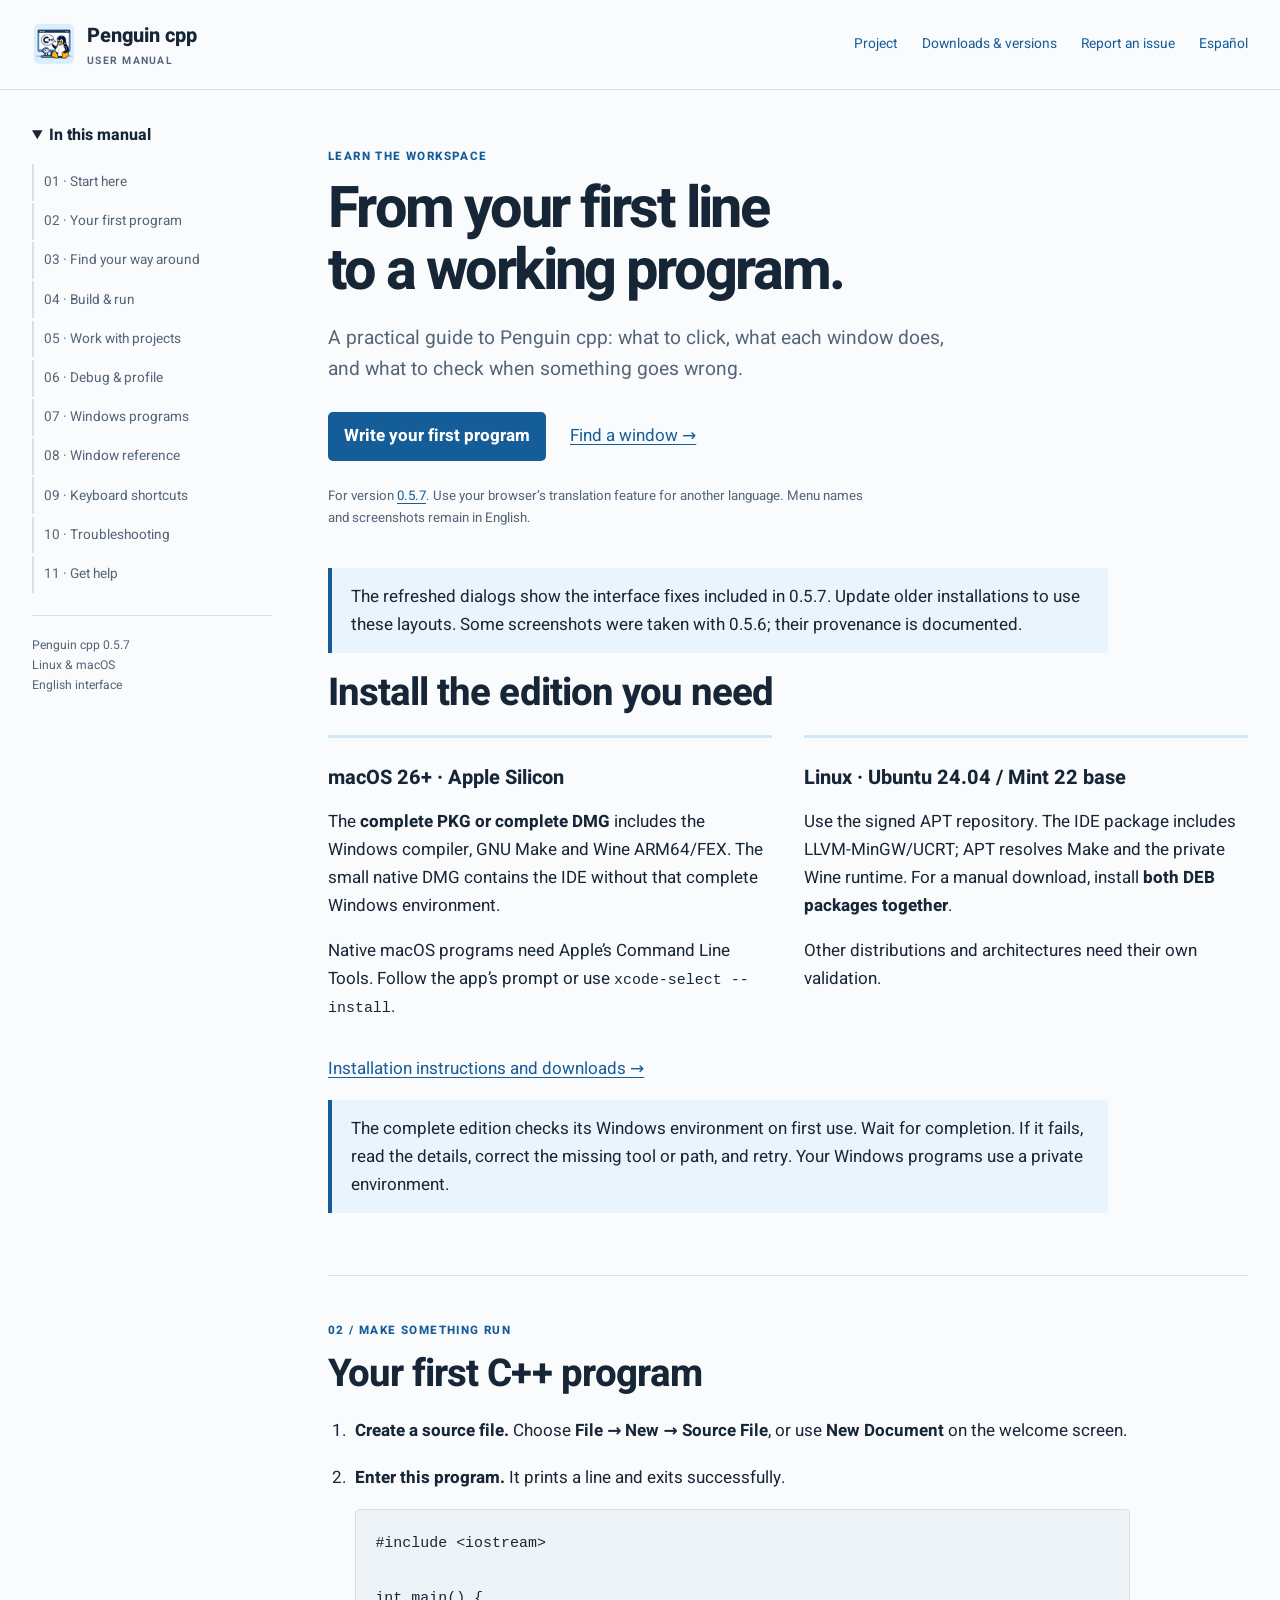
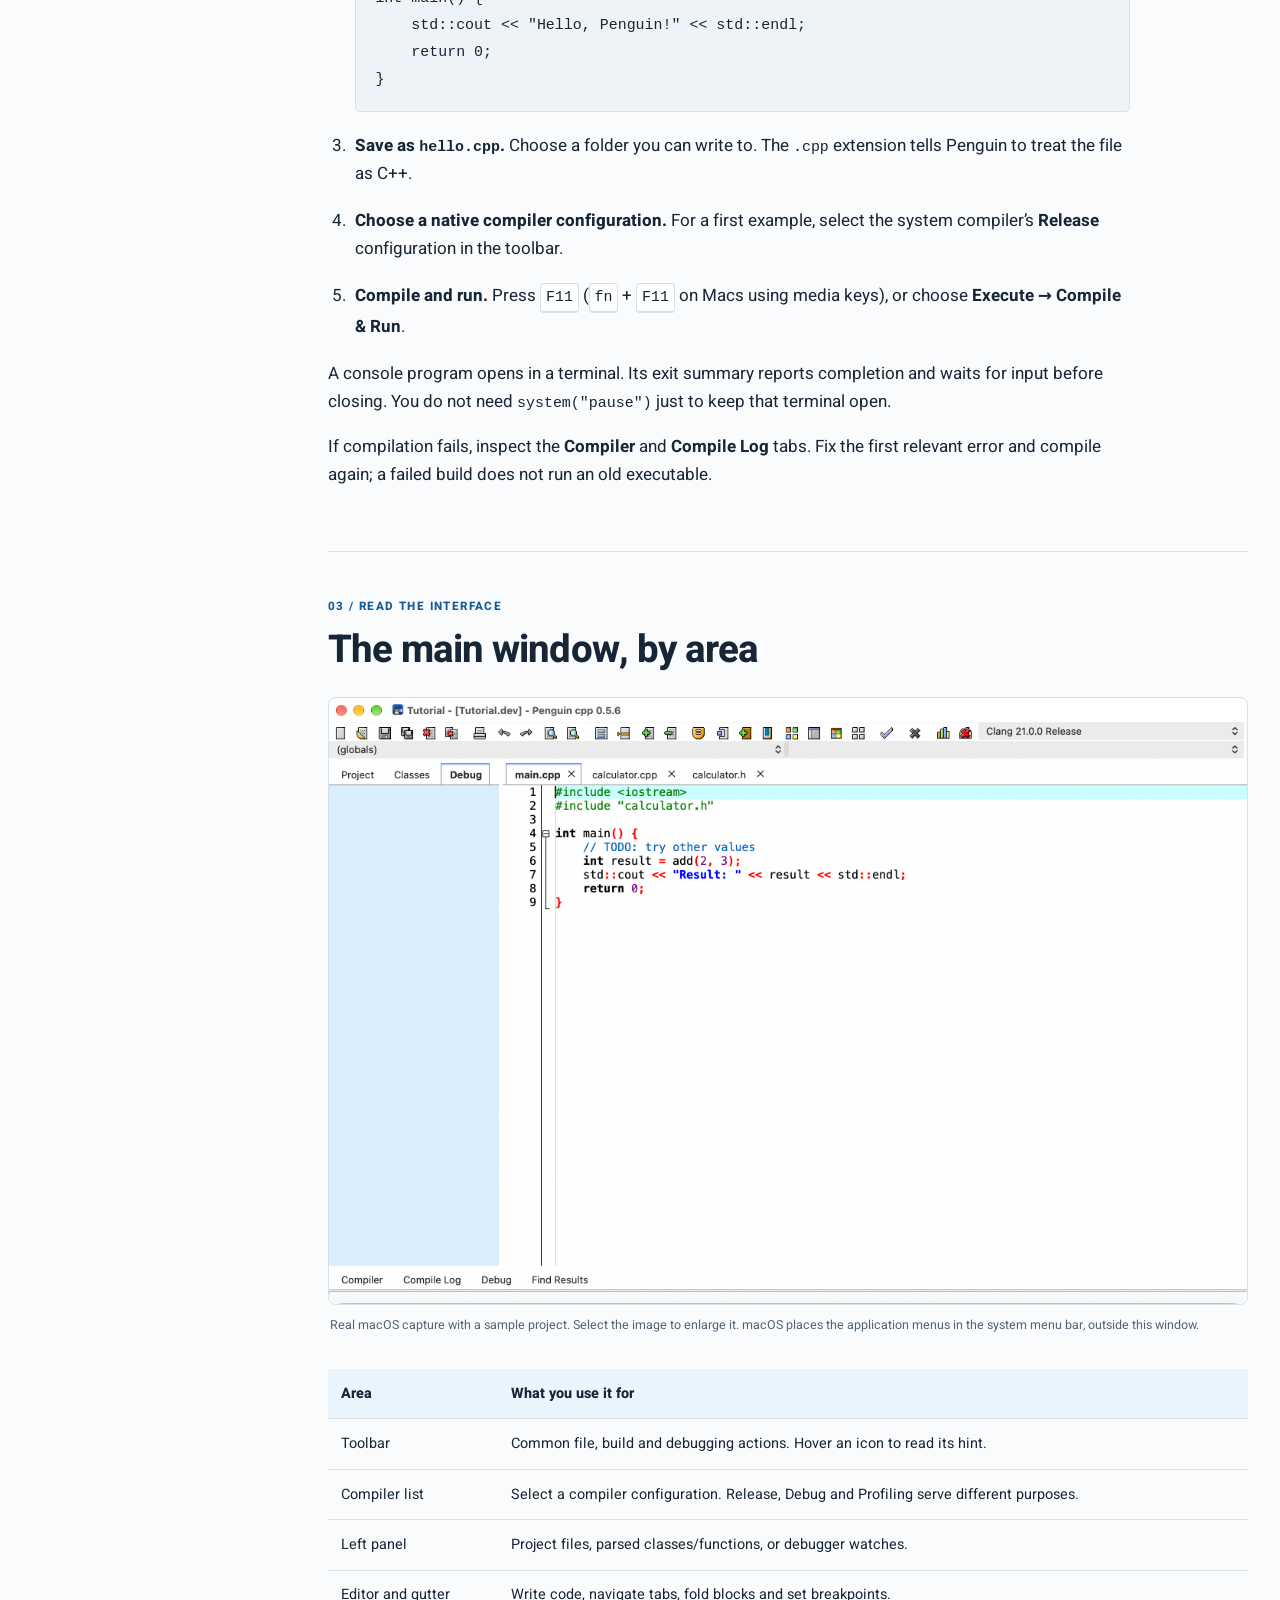
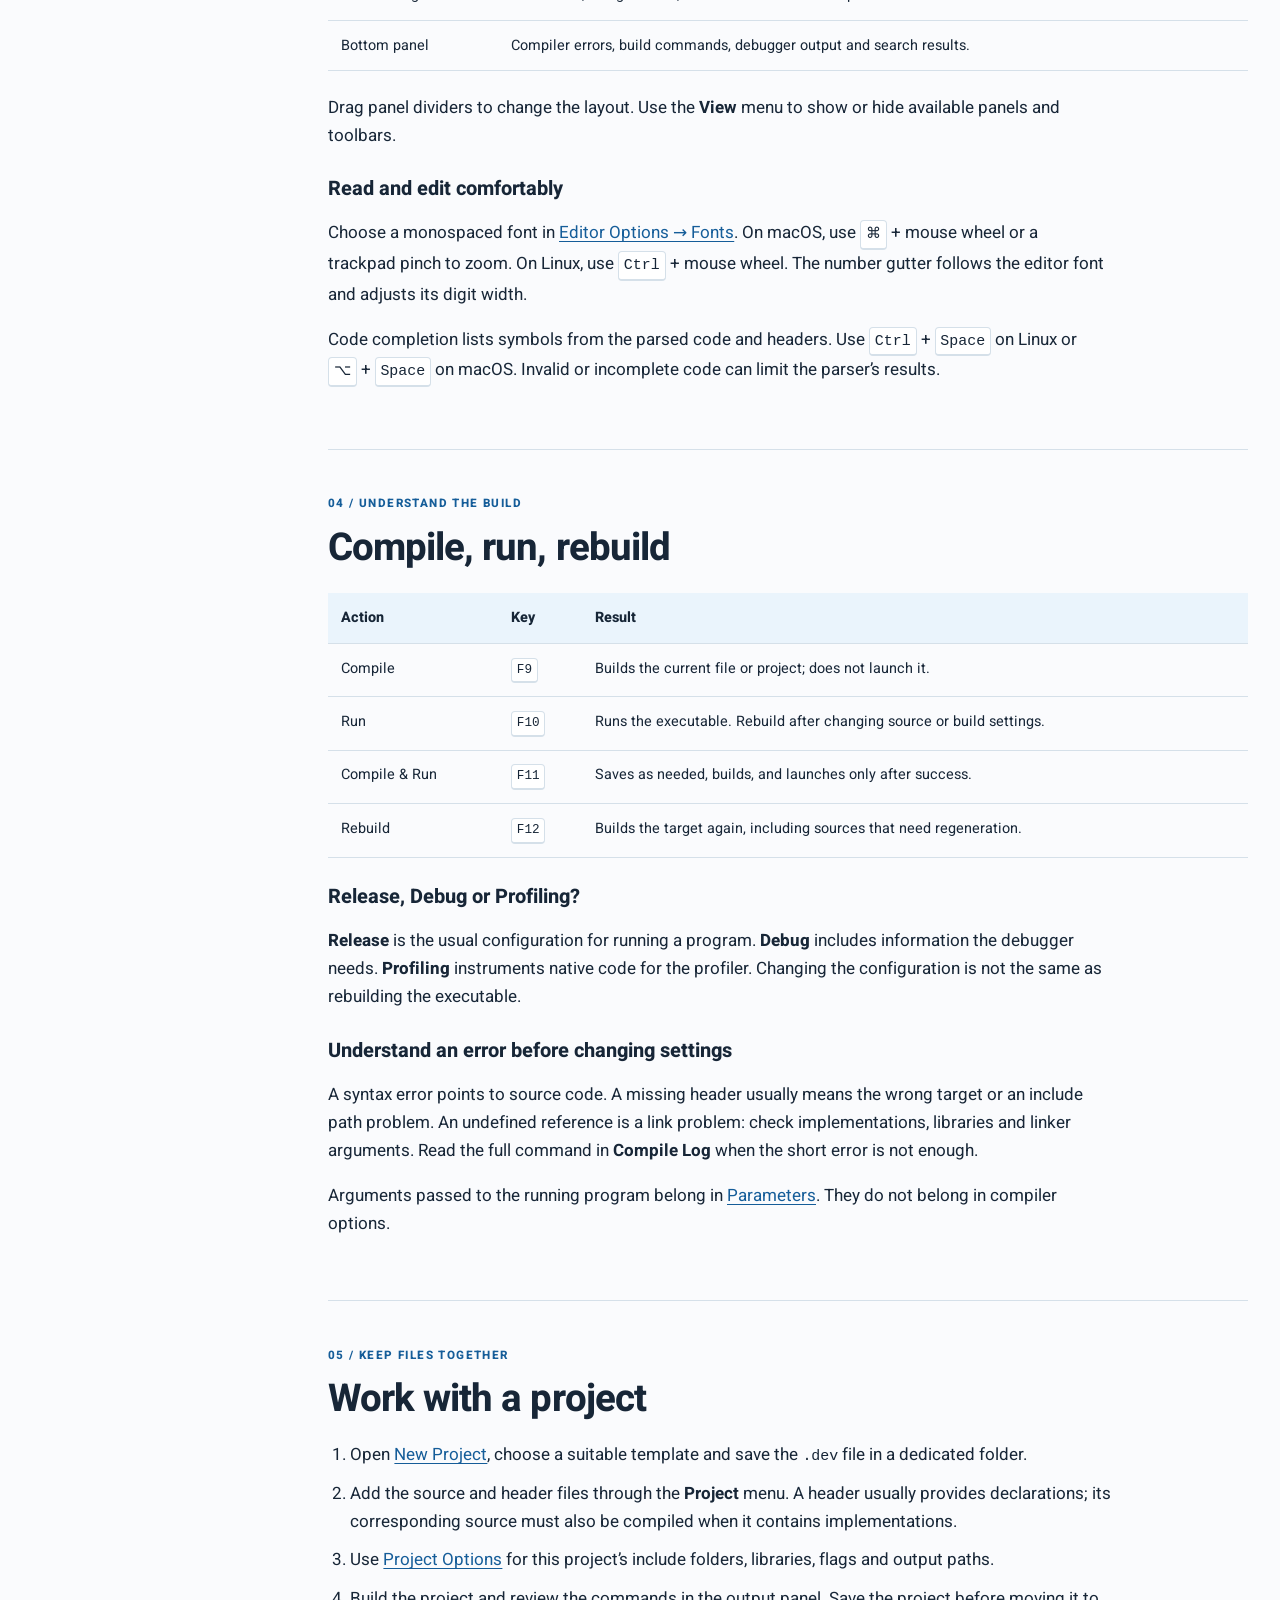
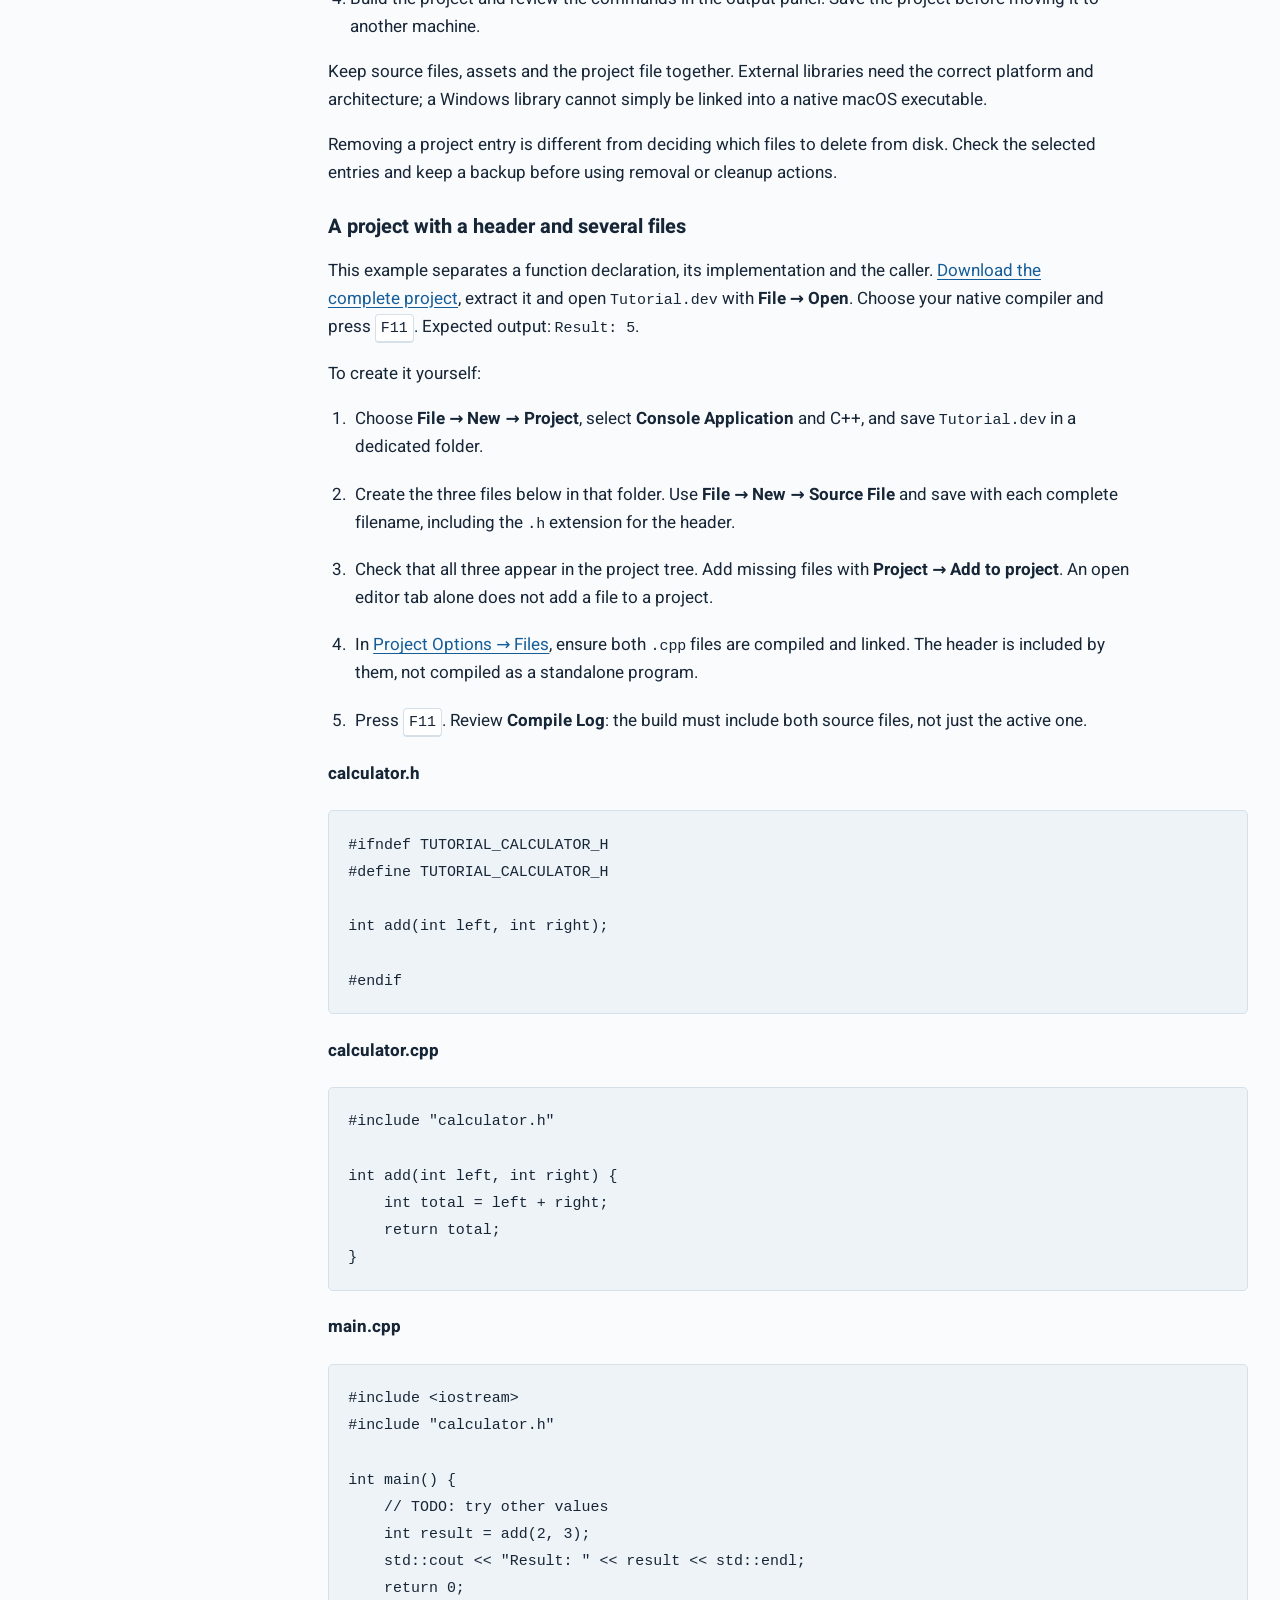
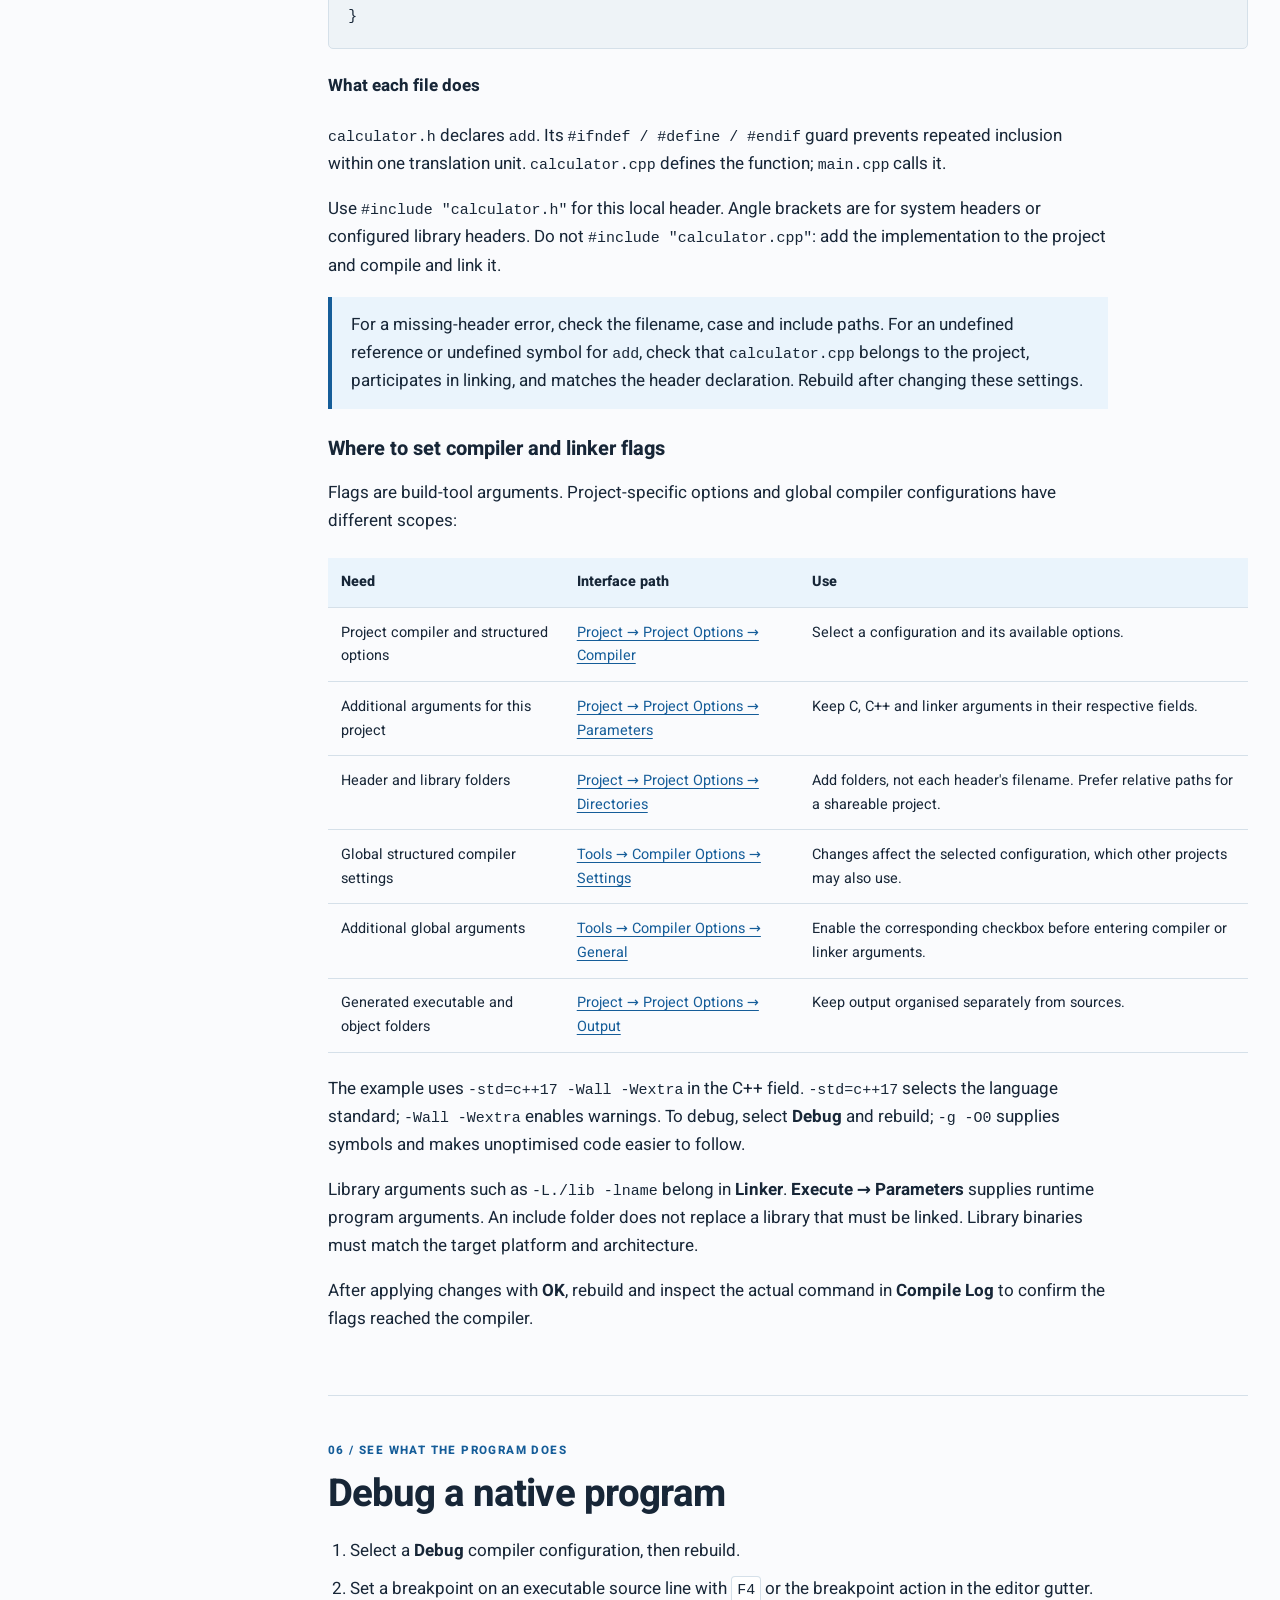
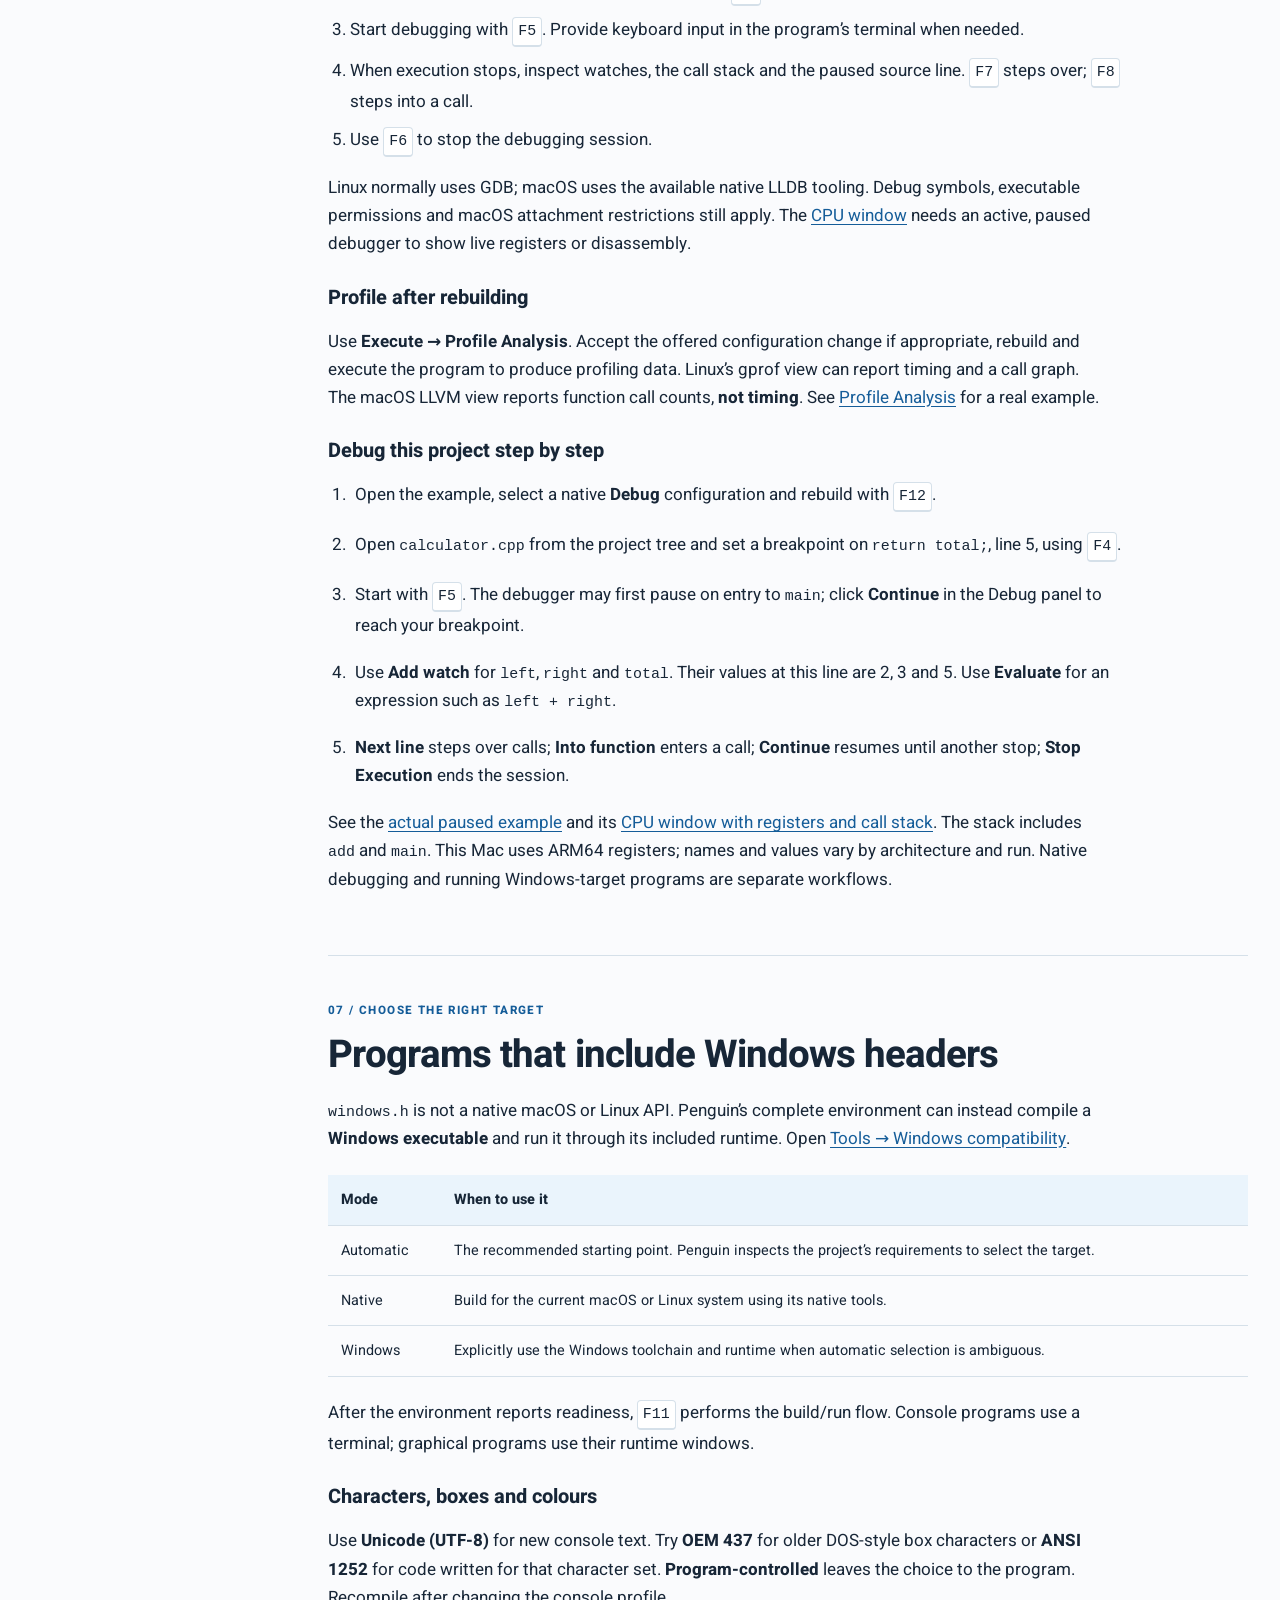
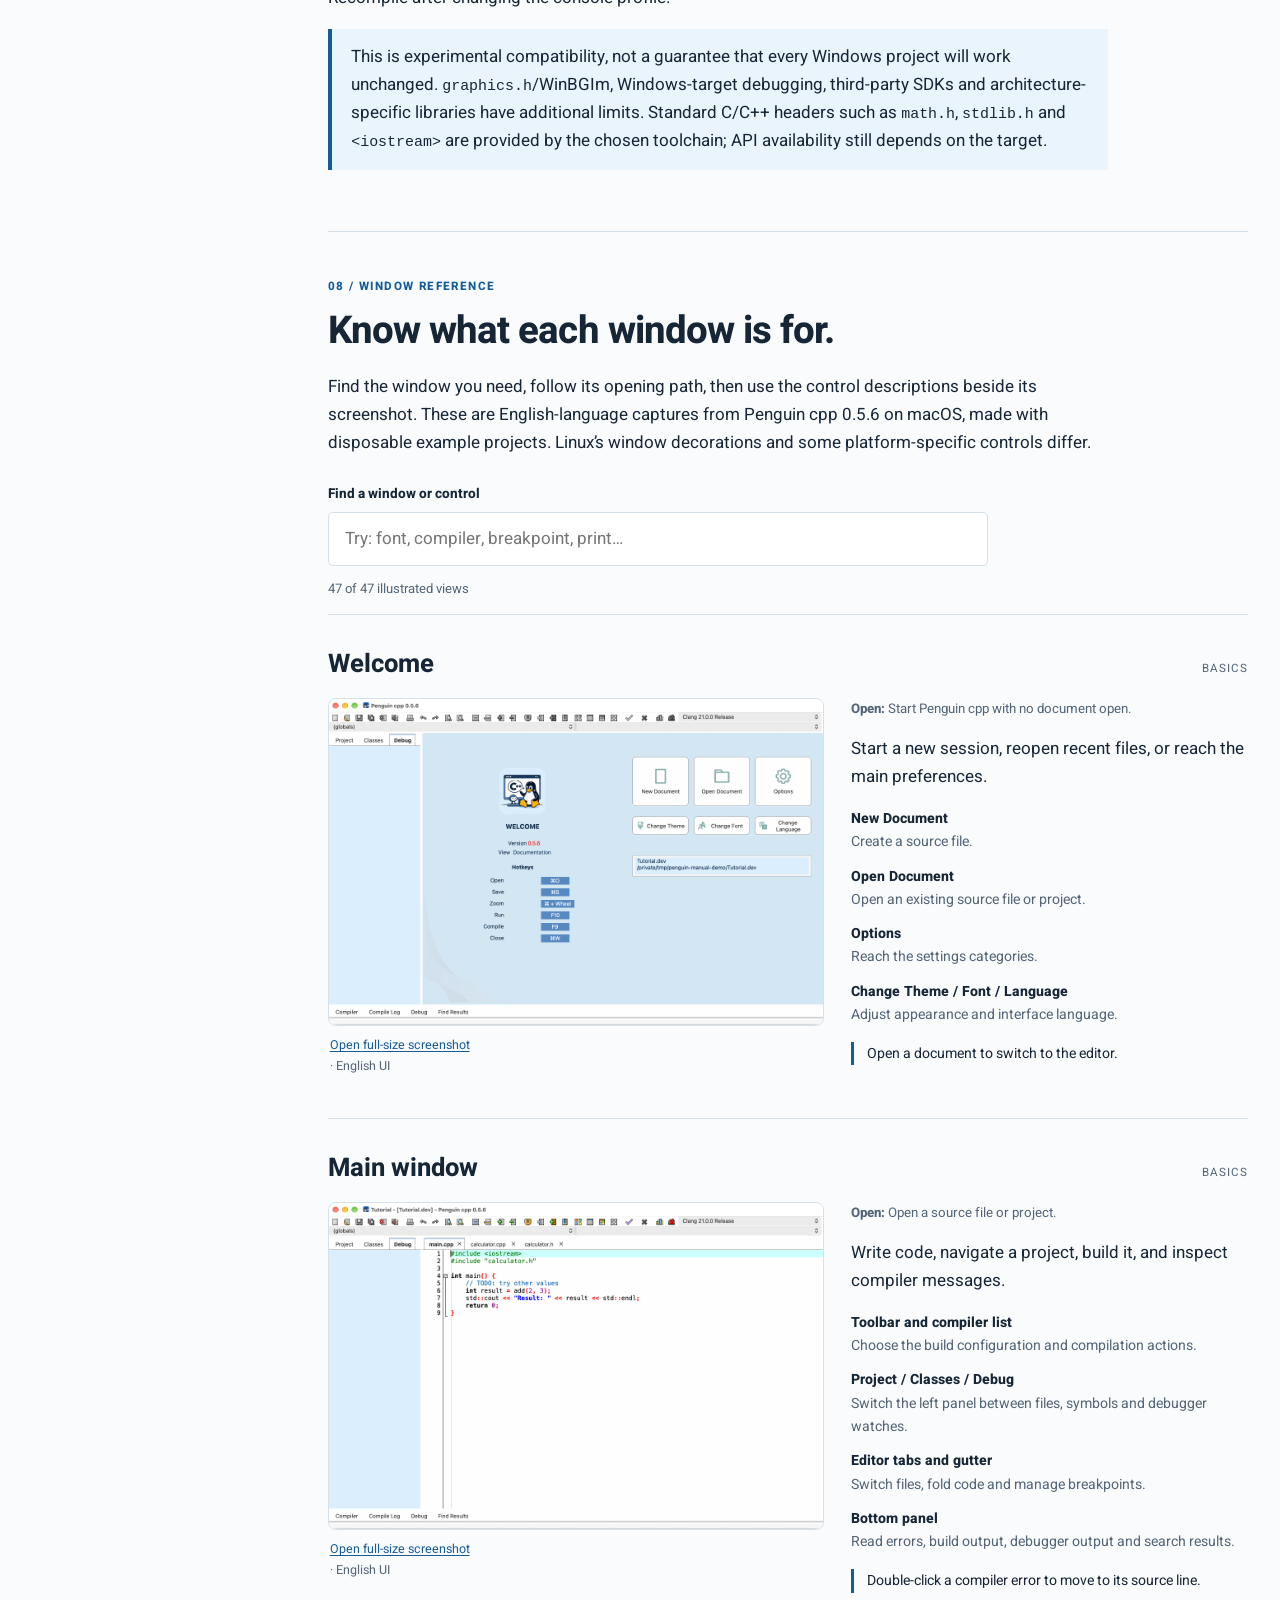
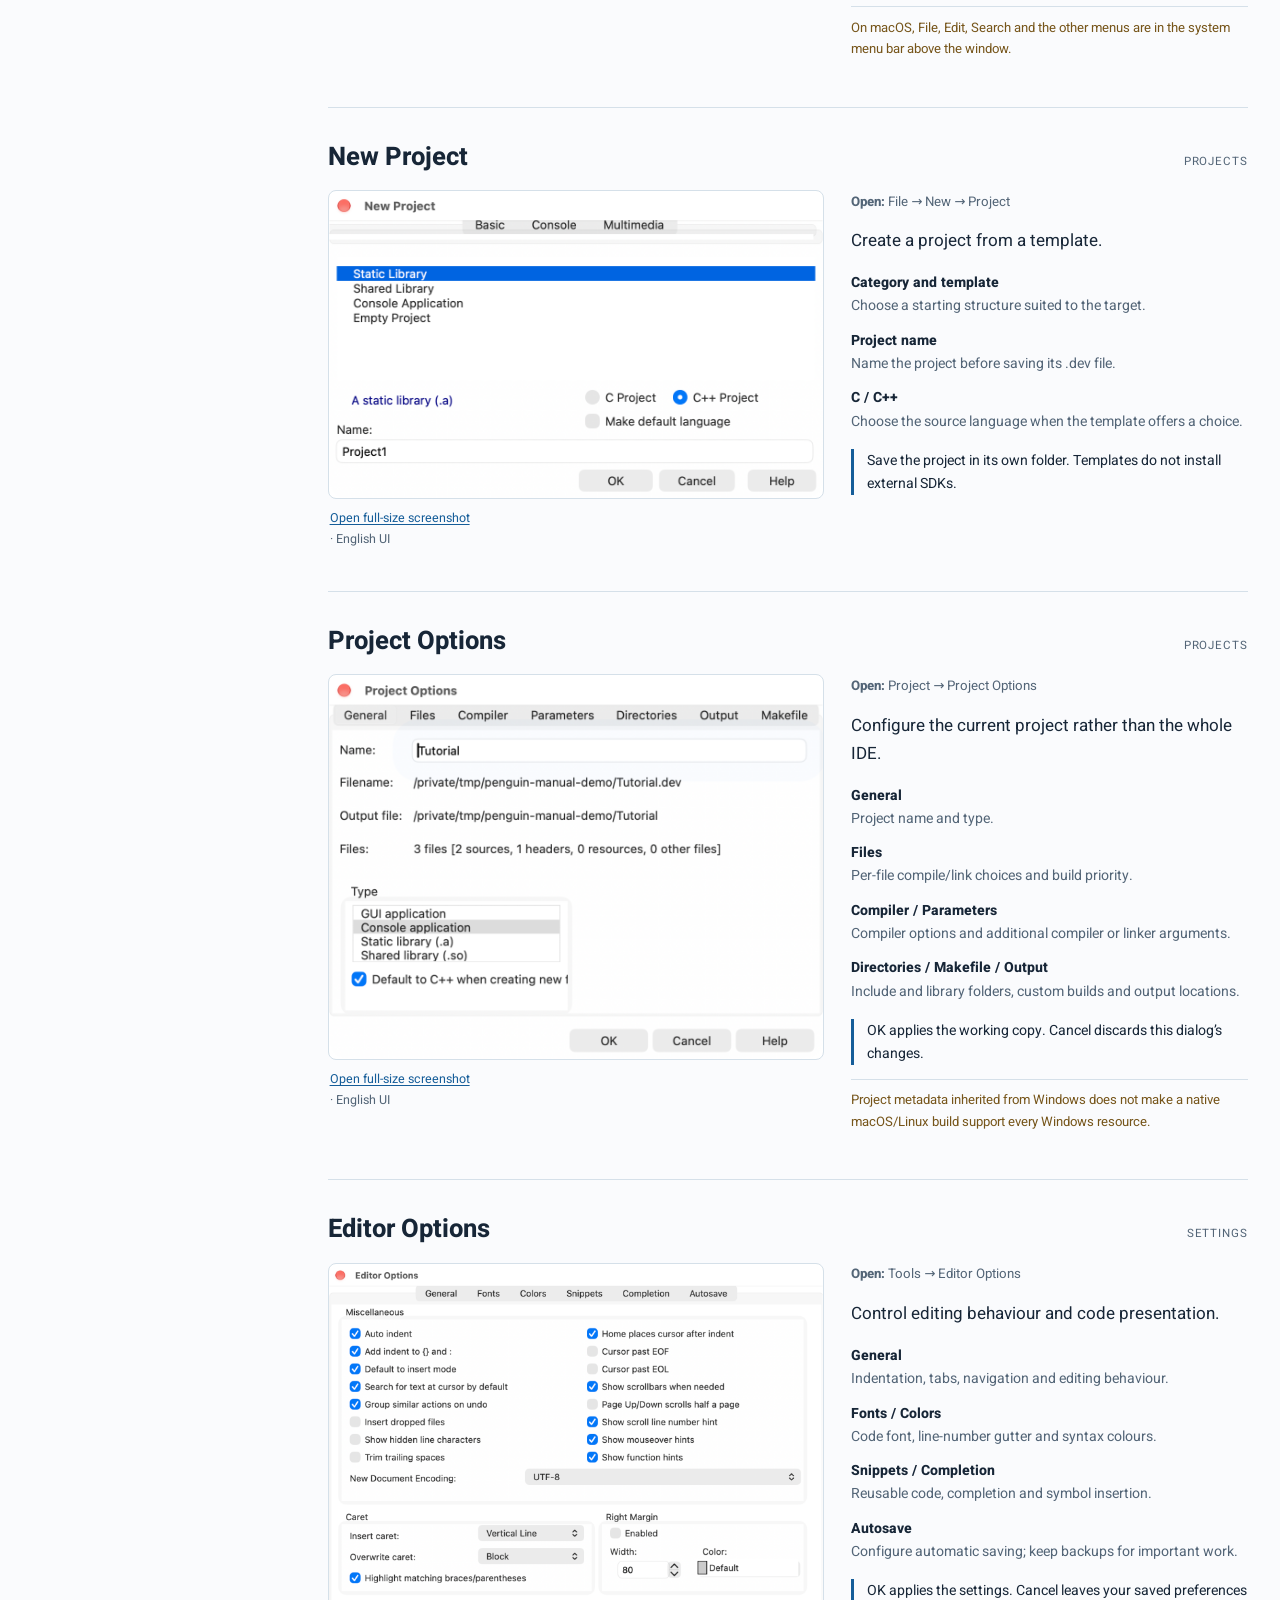
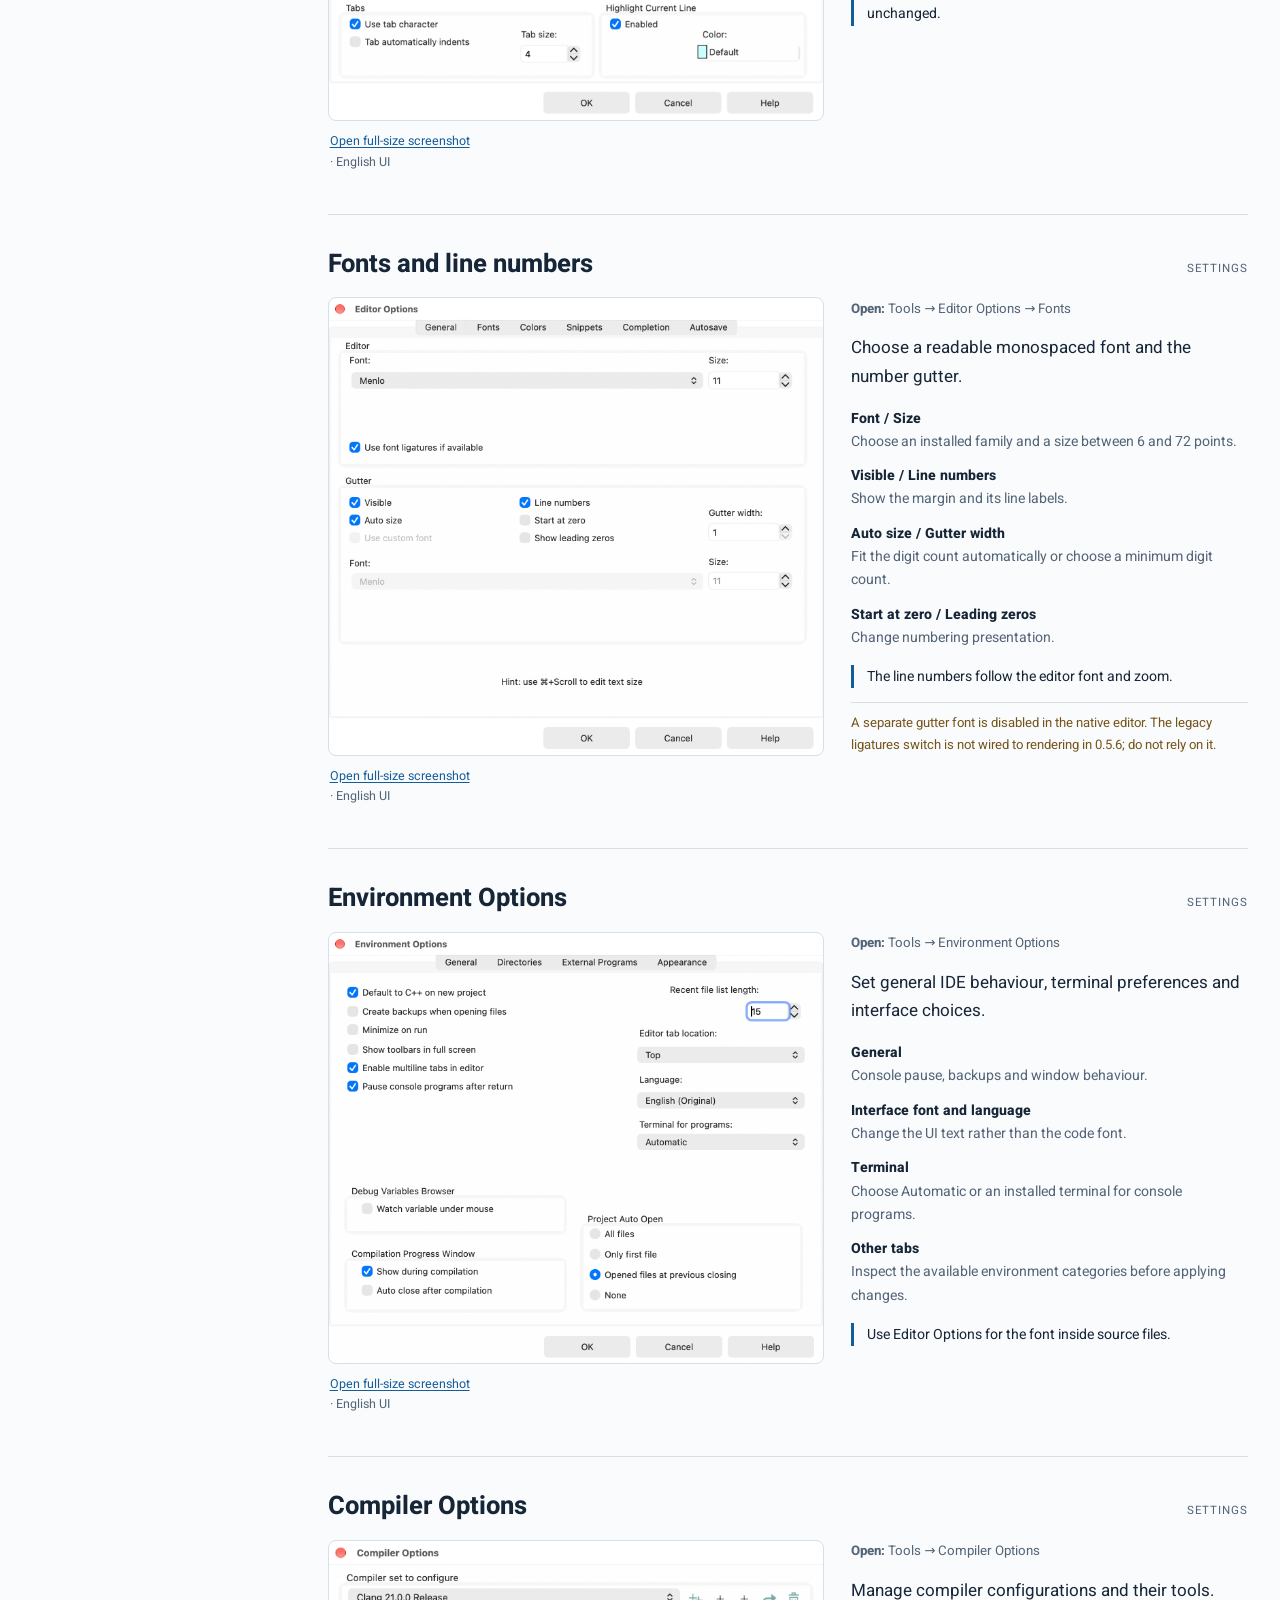
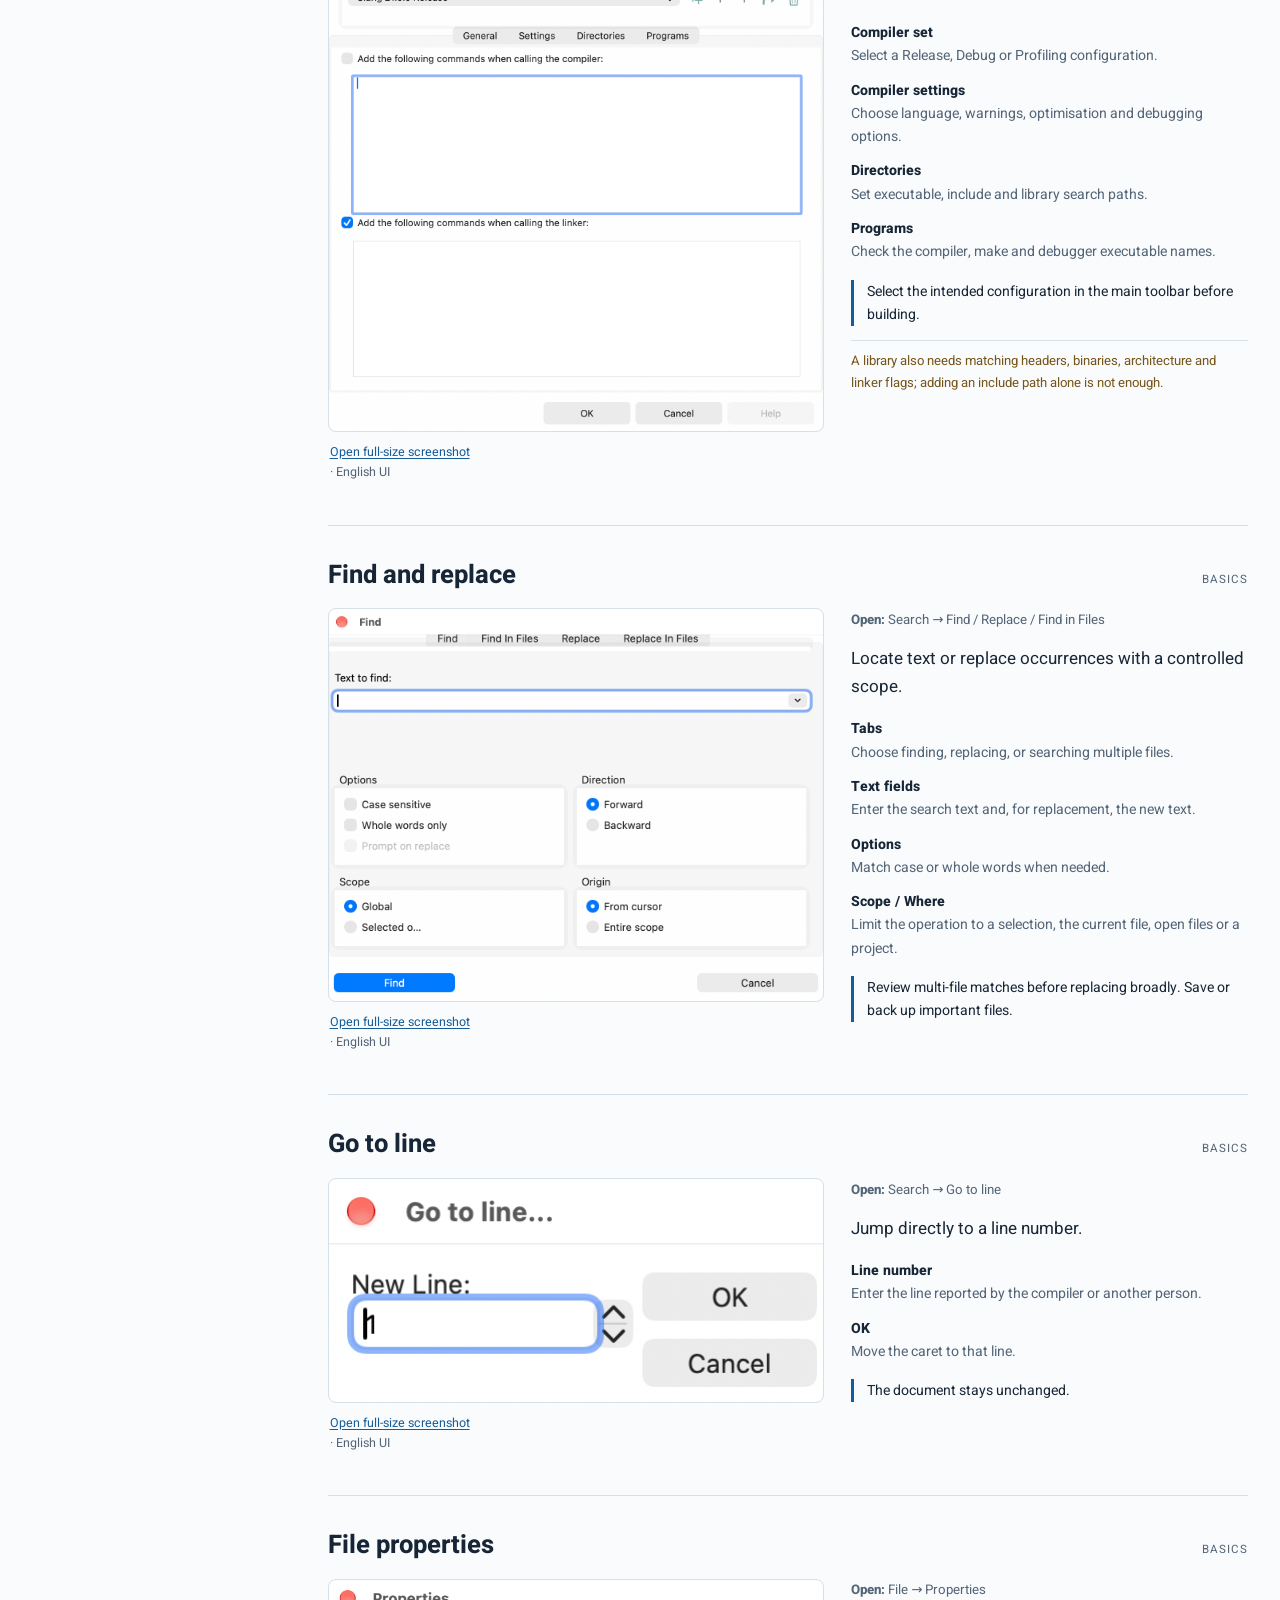
<file: Manual/en/index.html>
<!doctype html><html lang="en"><head><meta charset="utf-8"><meta name="viewport" content="width=device-width,initial-scale=1"><title>Penguin cpp manual — moved</title><meta http-equiv="refresh" content="0;url=../index.html"><link rel="canonical" href="../index.html"></head><body><p>The English manual is now at <a href="../index.html">Penguin cpp user manual</a>.</p><script>location.replace('../index.html' + location.hash);</script></body></html>
</file>
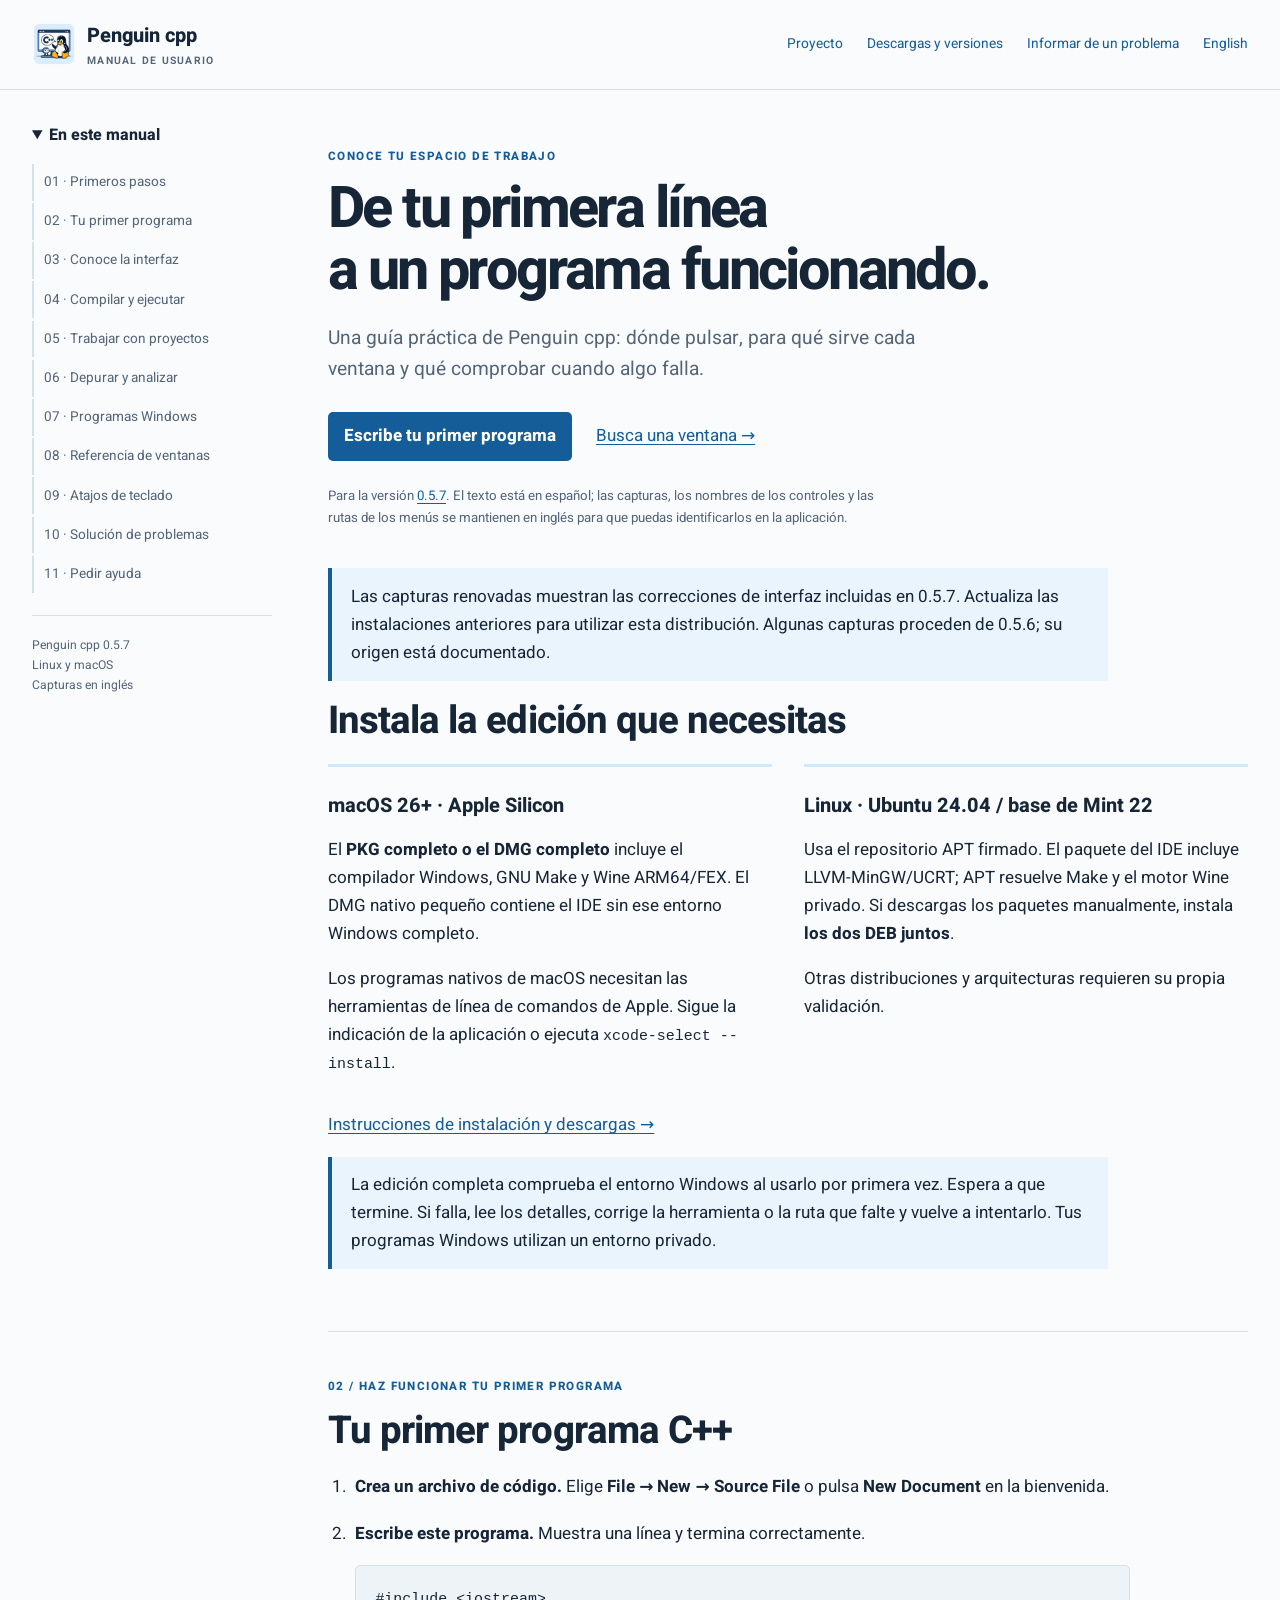
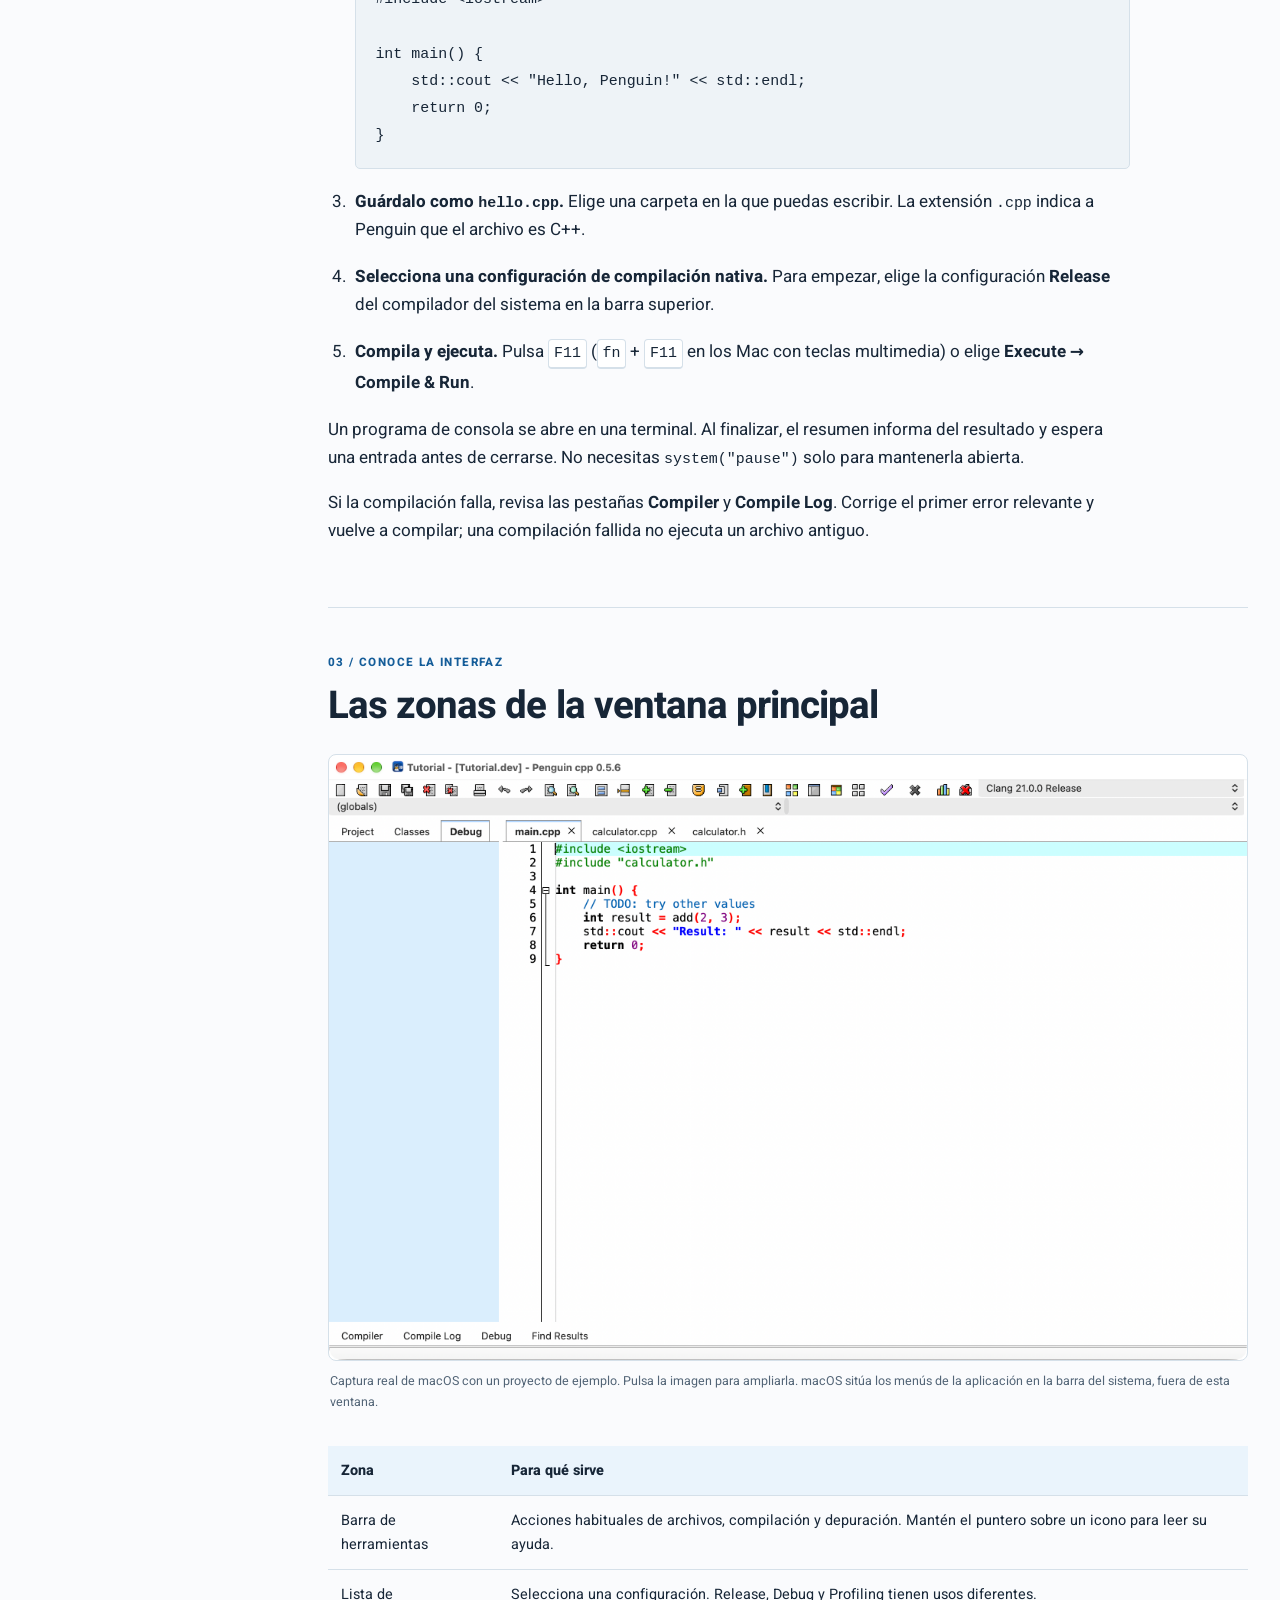
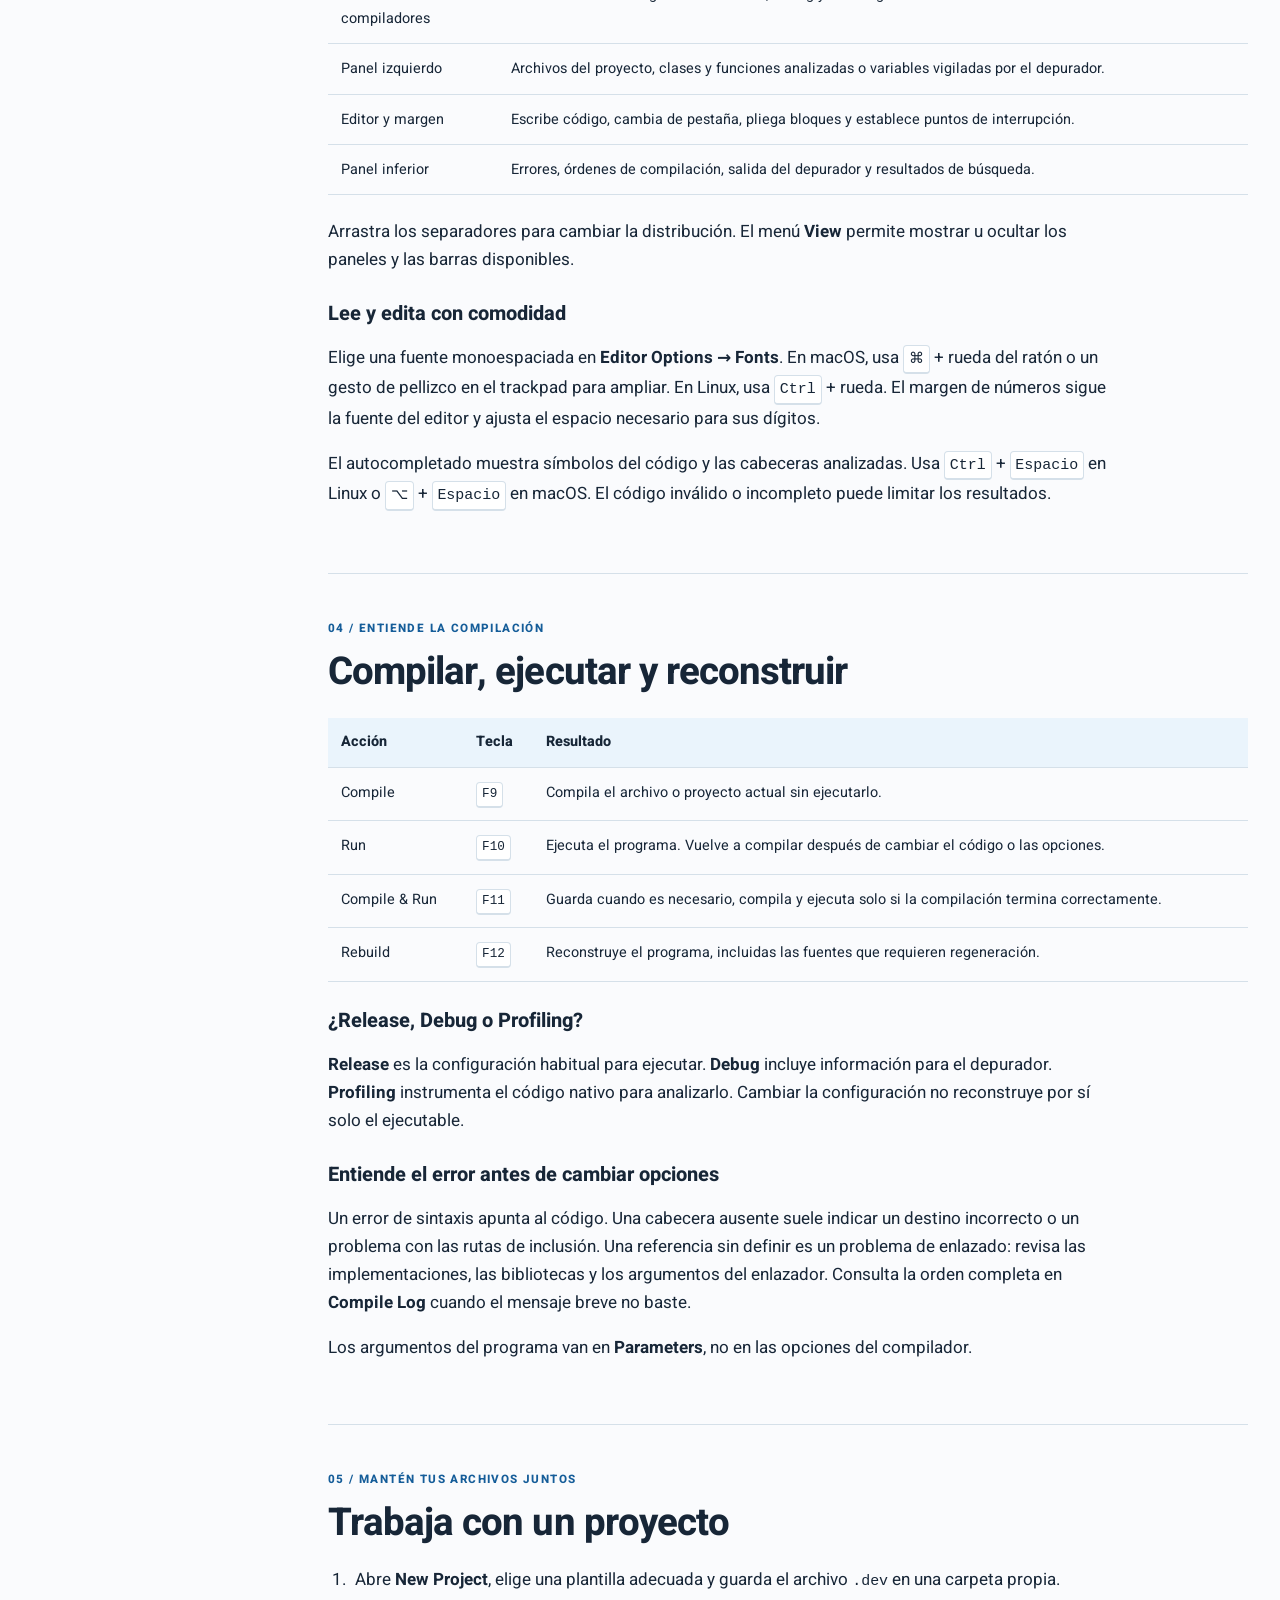
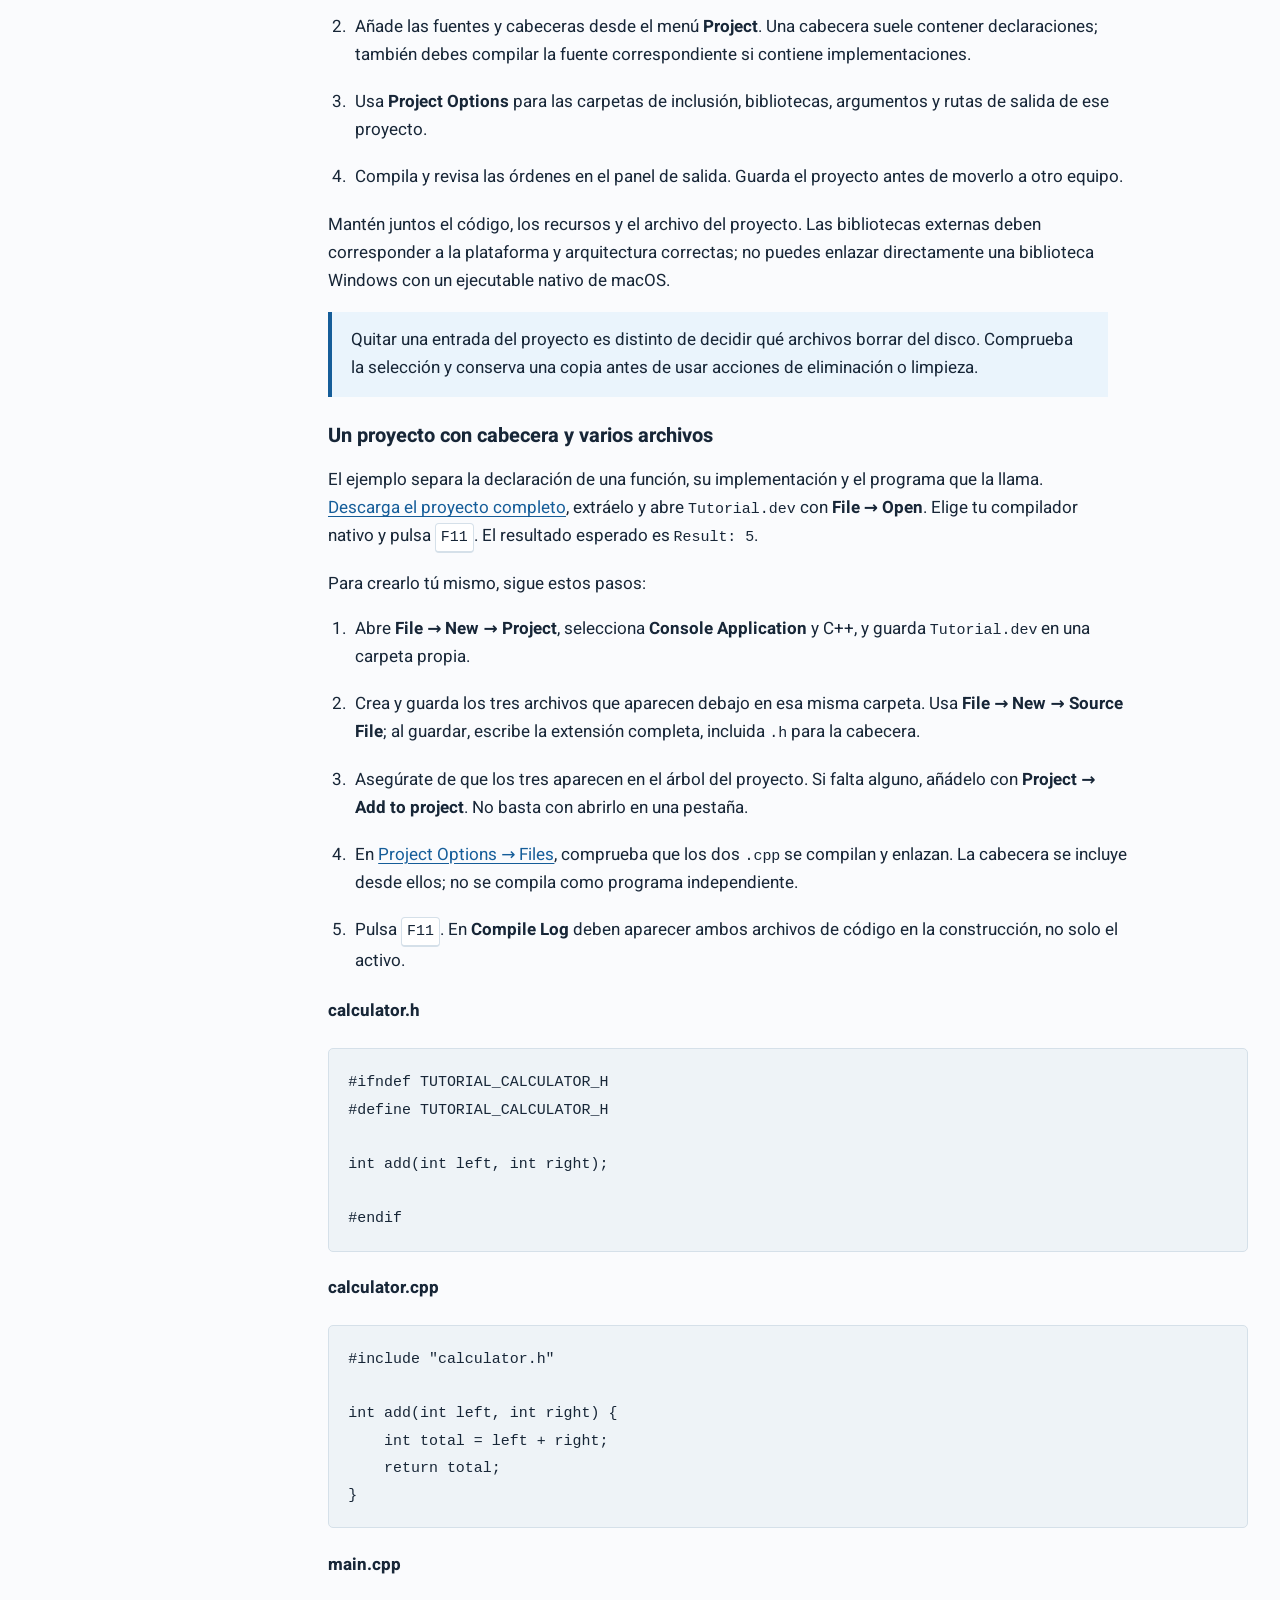
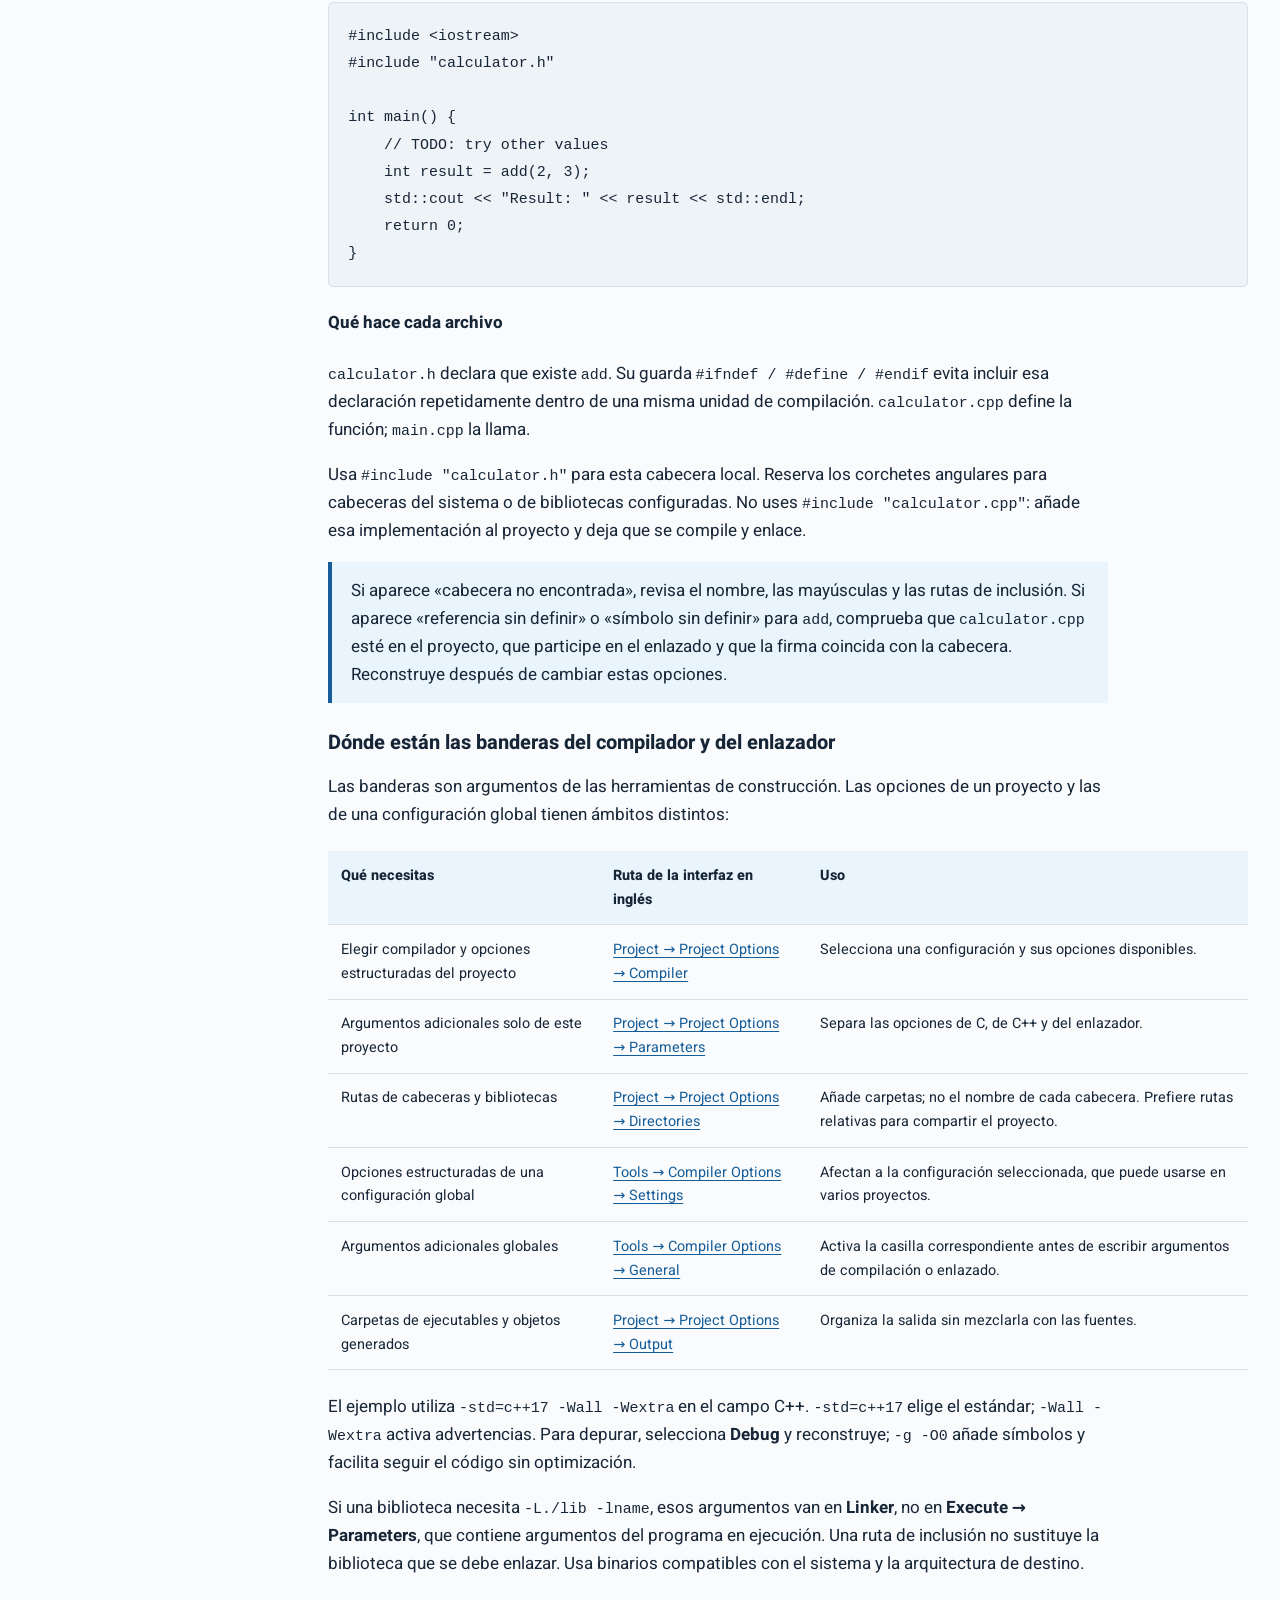
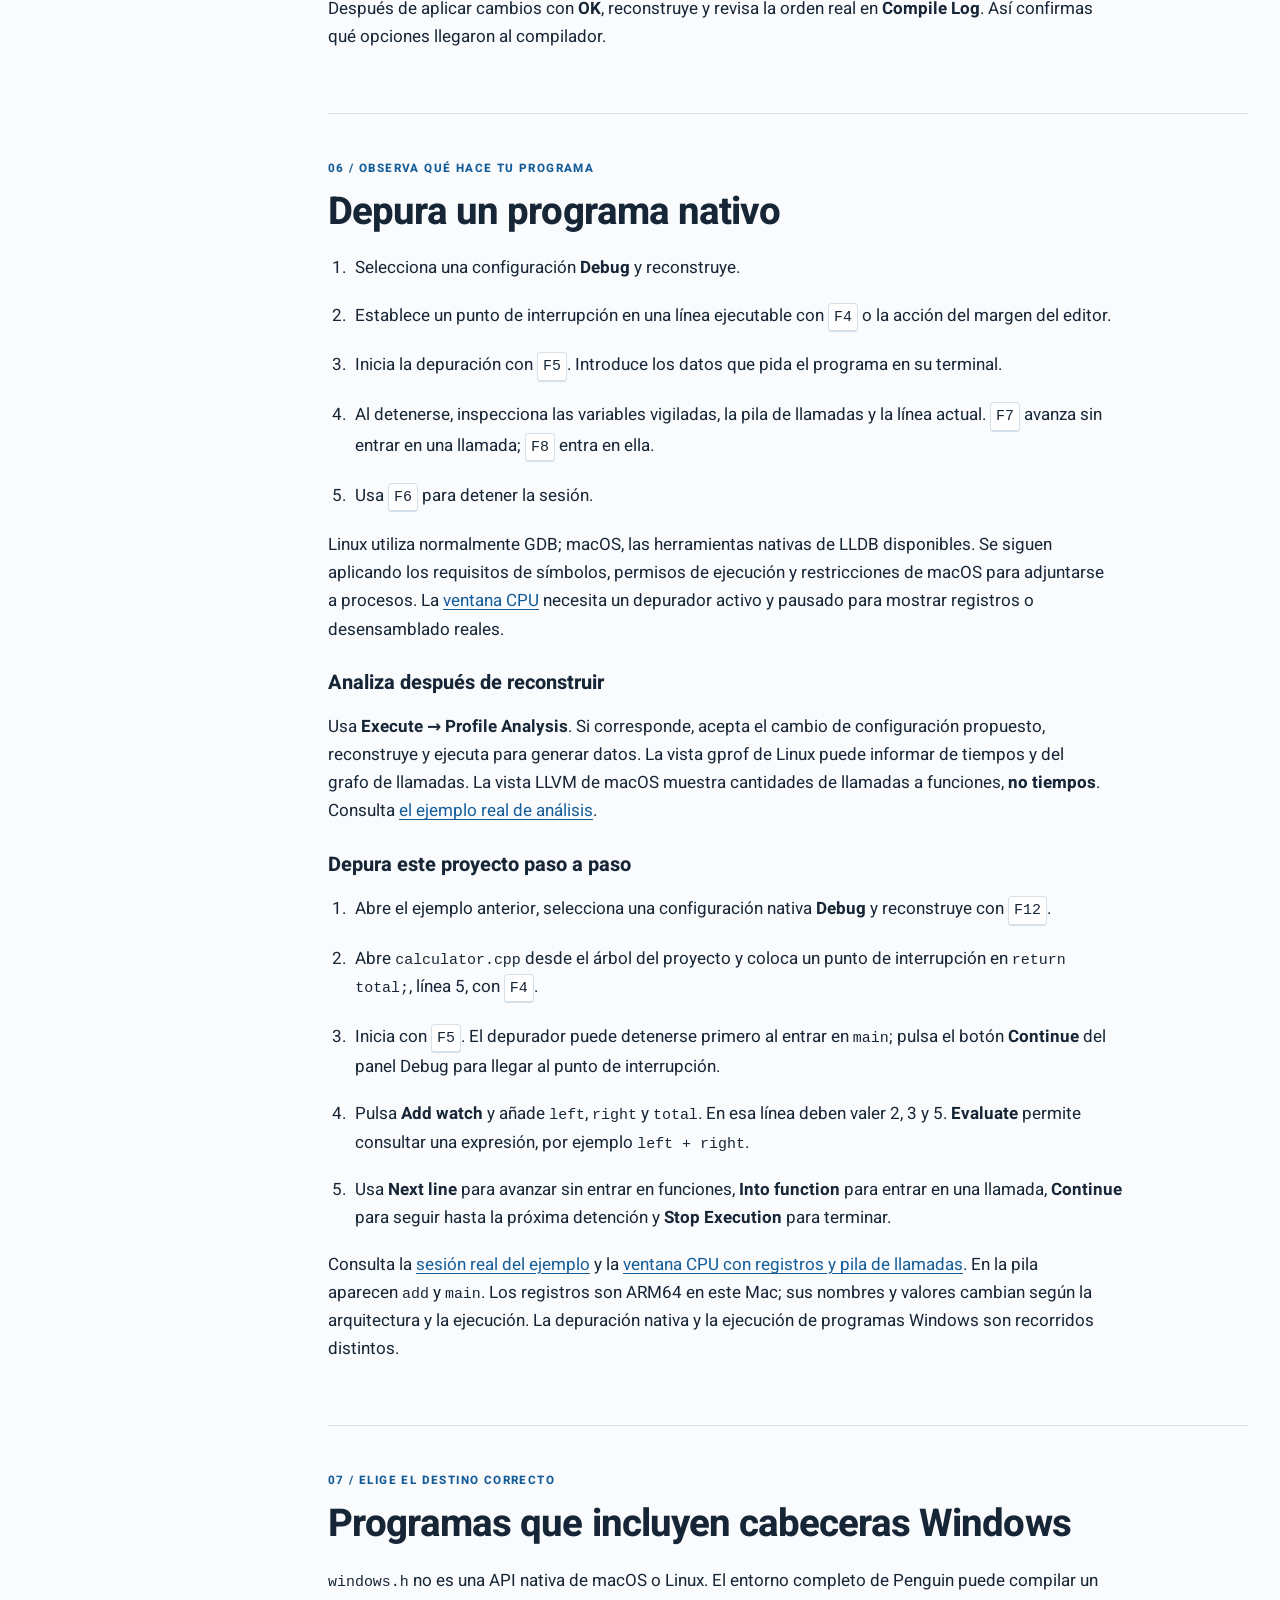
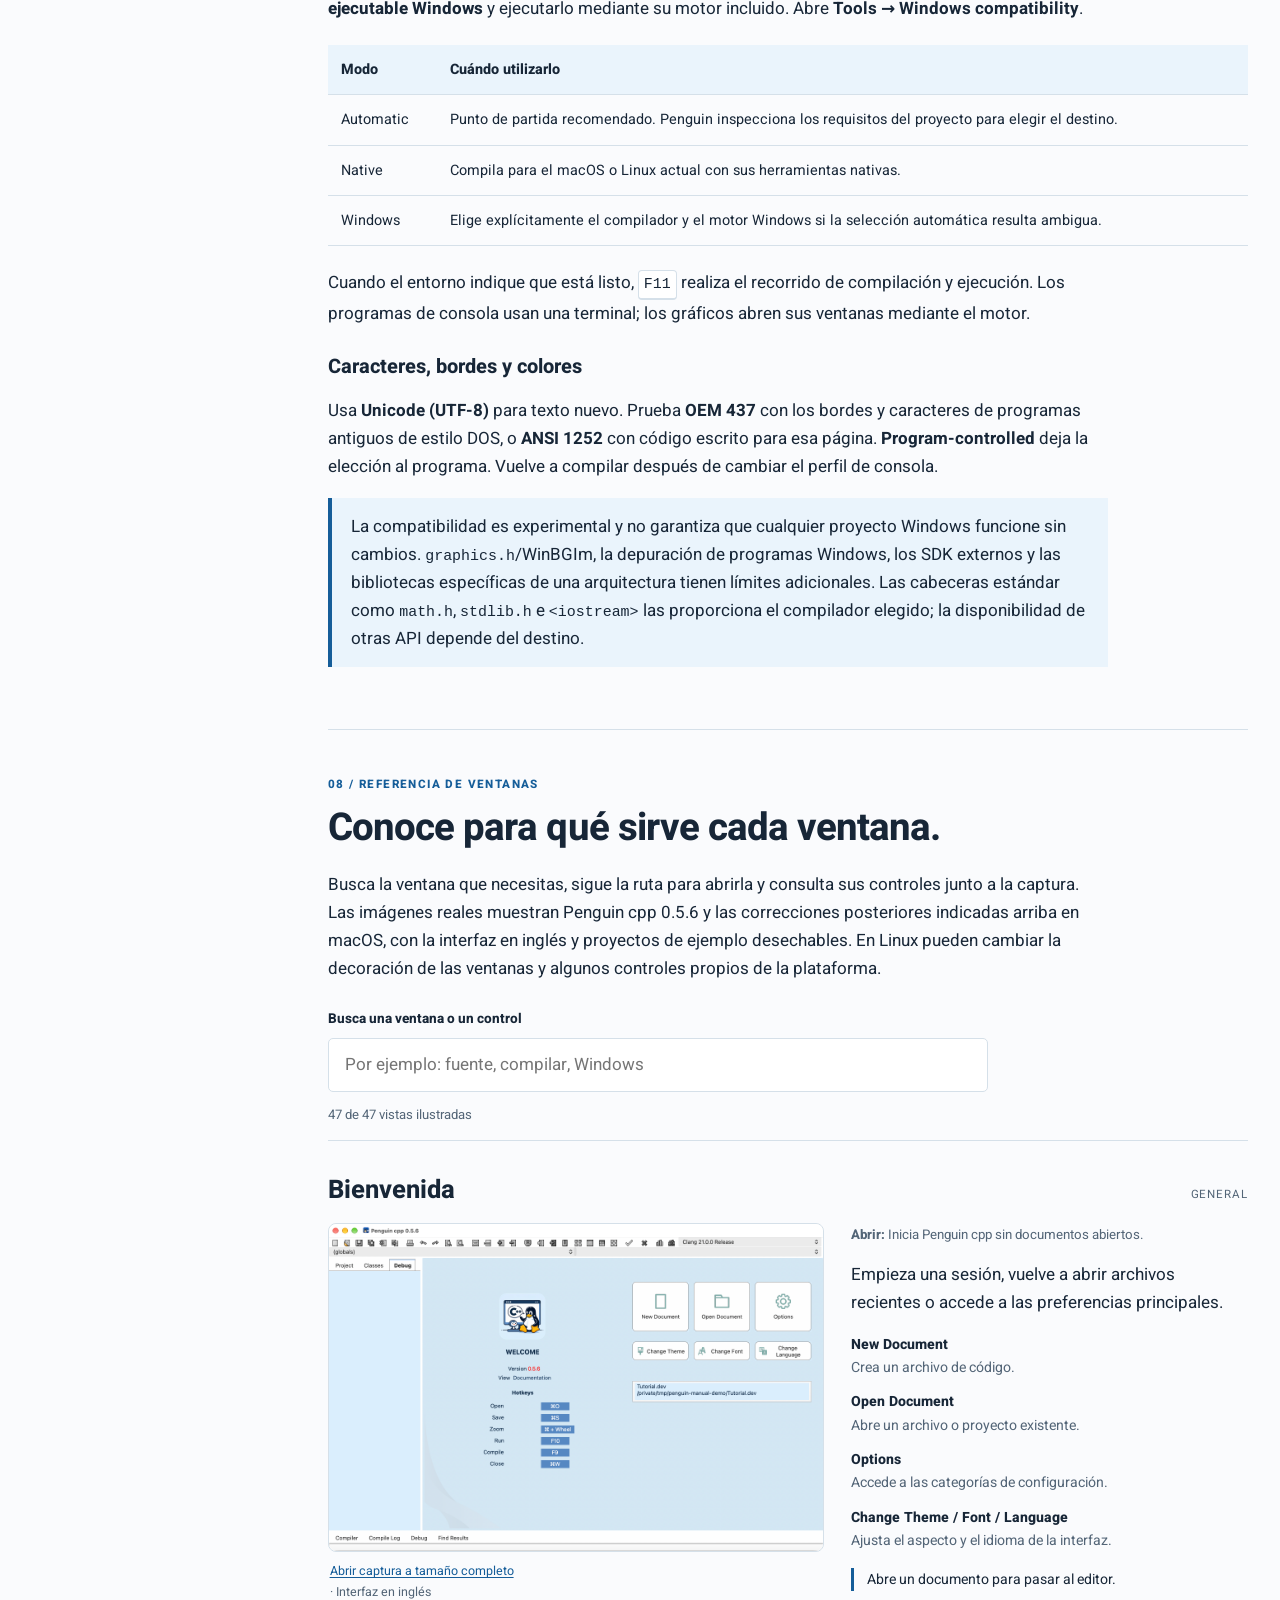
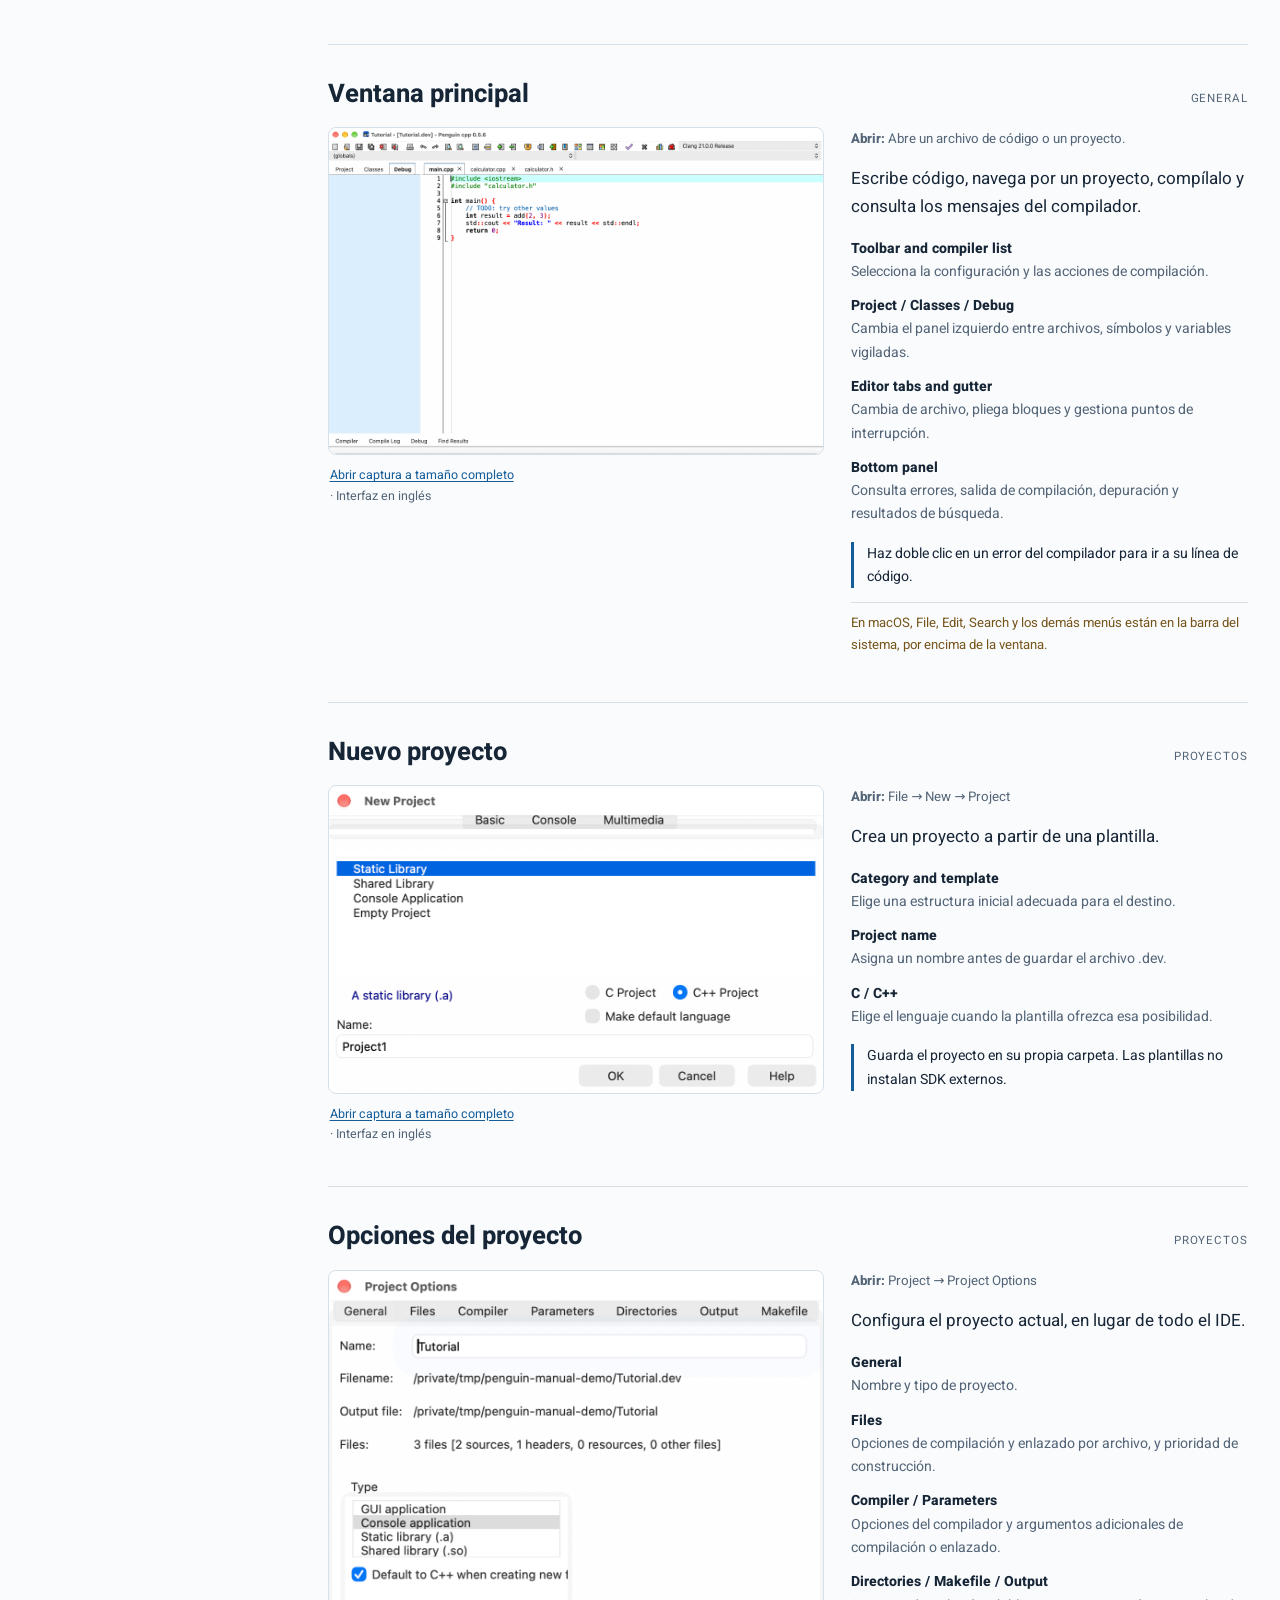
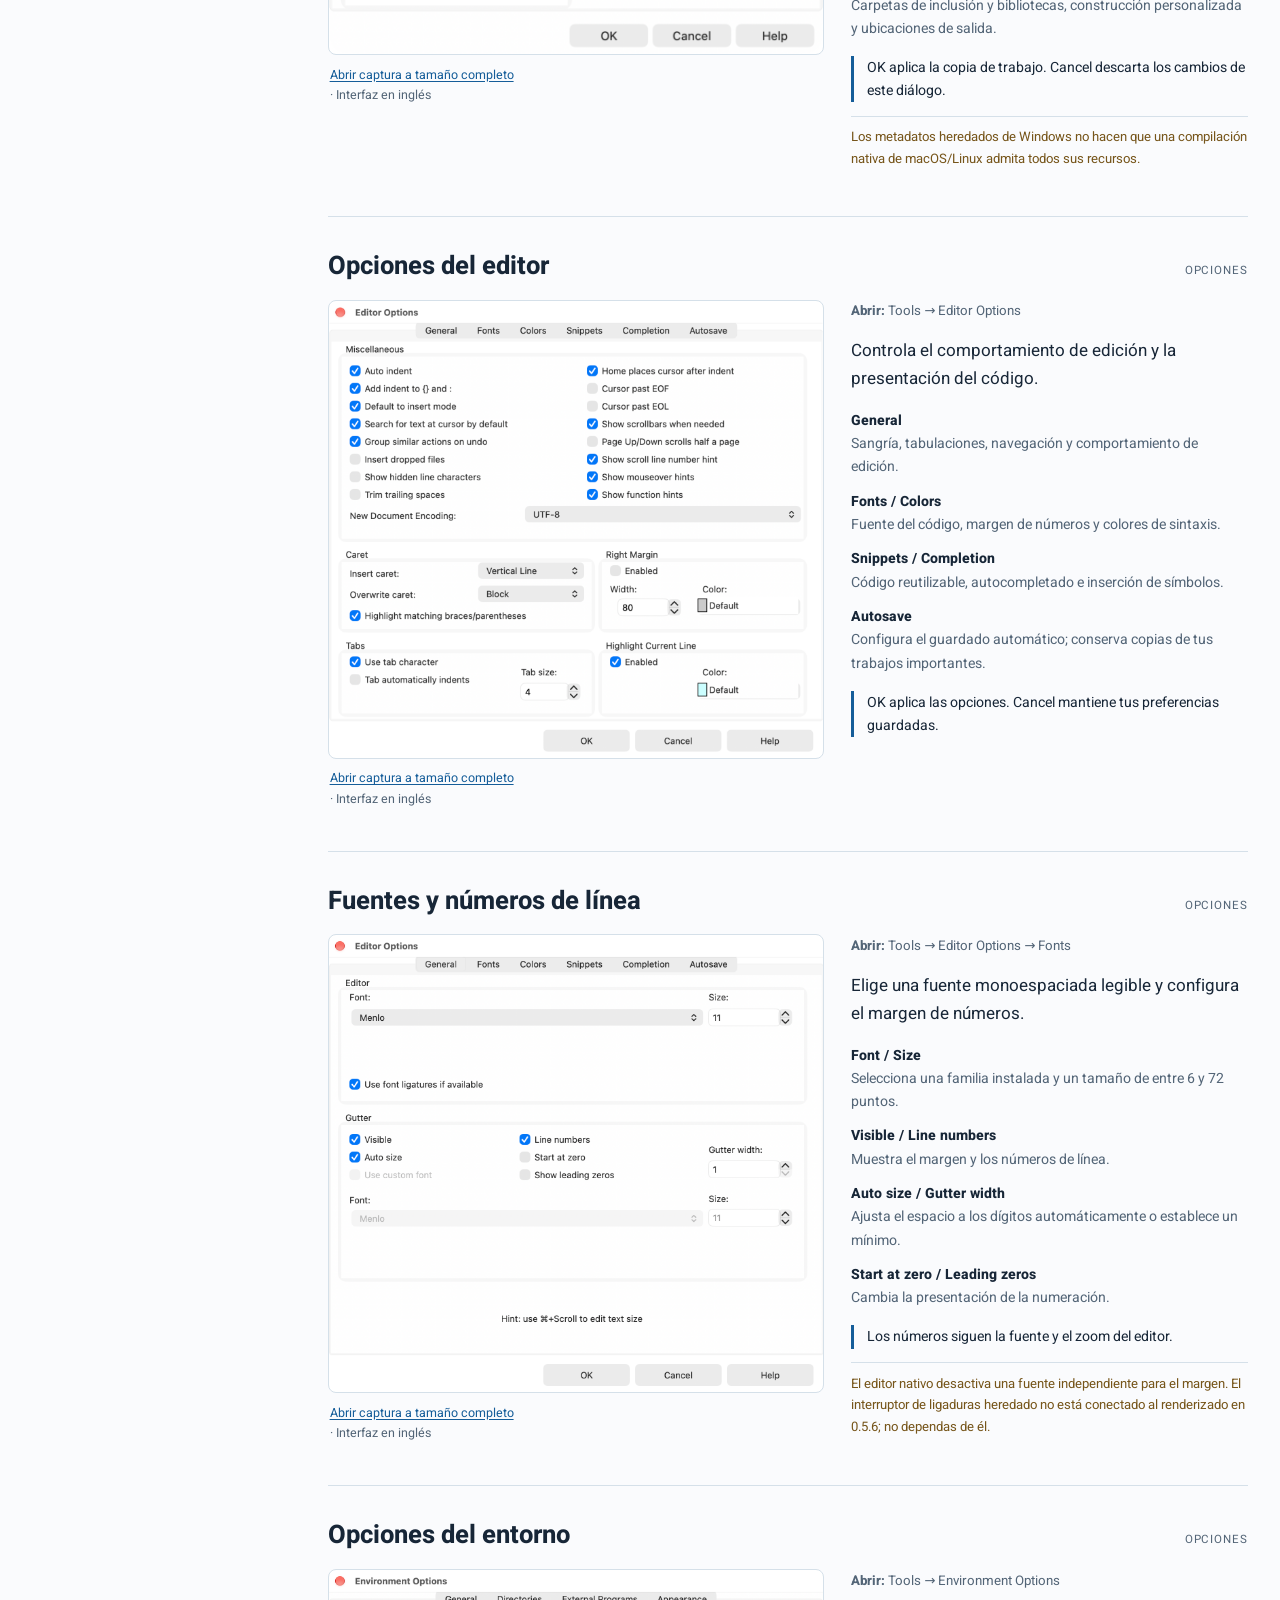
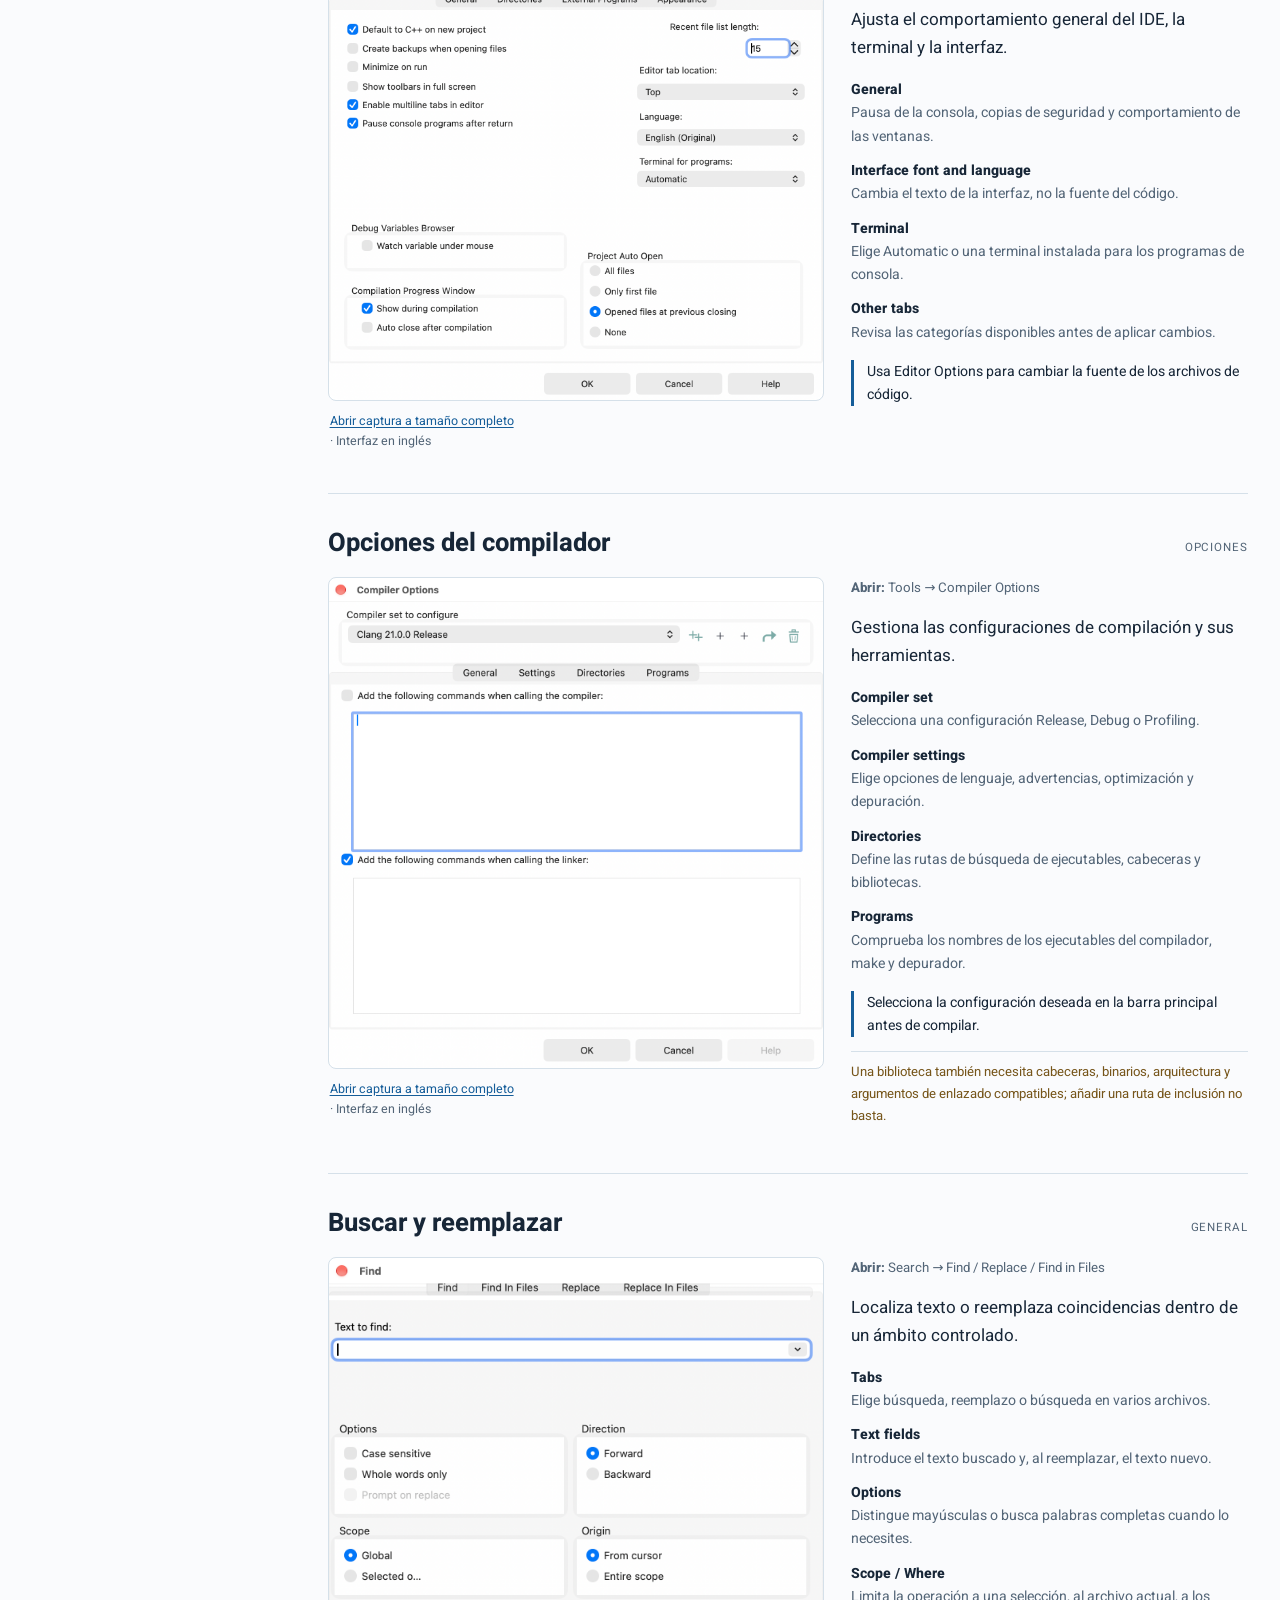
<file: Manual/es/index.html>
<!doctype html>
<html lang="es">
<head>
<meta charset="utf-8"><meta name="viewport" content="width=device-width,initial-scale=1">
<meta name="color-scheme" content="light dark">
<meta name="description" content="Manual de Penguin cpp en español: primeros pasos, capturas reales, compilación, depuración y una referencia de ventanas con búsqueda.">
<title>Penguin cpp — Manual de usuario</title>
<link rel="stylesheet" href="../manual.css"><script src="../manual.js" defer></script>
<link rel="alternate" hreflang="en" href="../index.html"><link rel="alternate" hreflang="es" href="index.html">
</head>
<body>
<a class="skip" href="#main">Ir al manual</a>
<header class="site-header"><a class="brand" href="https://juanfrang.github.io/Penguin-cpp/"><img src="../assets/penguin.png" alt="" width="44" height="44"><span>Penguin cpp<small>MANUAL DE USUARIO</small></span></a><nav aria-label="Proyecto"><a href="https://juanfrang.github.io/Penguin-cpp/">Proyecto</a><a href="https://github.com/JuanFranG/Penguin-cpp/releases">Descargas y versiones</a><a href="https://github.com/JuanFranG/Penguin-cpp/issues">Informar de un problema</a><a href="../index.html" lang="en" hreflang="en">English</a></nav></header>
<div class="manual-shell">
<aside><details class="contents" open><summary>En este manual</summary><nav aria-label="Índice del manual"><a href="#start">01 · Primeros pasos</a><a href="#first-program">02 · Tu primer programa</a><a href="#window">03 · Conoce la interfaz</a><a href="#compile">04 · Compilar y ejecutar</a><a href="#projects">05 · Trabajar con proyectos</a><a href="#debug">06 · Depurar y analizar</a><a href="#compatibility">07 · Programas Windows</a><a href="#reference">08 · Referencia de ventanas</a><a href="#shortcuts">09 · Atajos de teclado</a><a href="#problems">10 · Solución de problemas</a><a href="#report">11 · Pedir ayuda</a></nav><p class="sidebar-note">Penguin cpp 0.5.7<br>Linux y macOS<br>Capturas en inglés</p></details></aside>
<main id="main">
<section class="intro" id="start"><p class="eyebrow">CONOCE TU ESPACIO DE TRABAJO</p><h1>De tu primera línea<br>a un programa funcionando.</h1><p class="lead">Una guía práctica de Penguin cpp: dónde pulsar, para qué sirve cada ventana y qué comprobar cuando algo falla.</p><div class="intro-links"><a class="button" href="#first-program">Escribe tu primer programa</a><a href="#reference">Busca una ventana →</a></div><p class="edition">Para la versión <a href="https://github.com/JuanFranG/Penguin-cpp/releases/tag/v0.5.7">0.5.7</a>. El texto está en español; las capturas, los nombres de los controles y las rutas de los menús se mantienen en inglés para que puedas identificarlos en la aplicación.</p>
<p class="note">Las capturas renovadas muestran las correcciones de interfaz incluidas en 0.5.7. Actualiza las instalaciones anteriores para utilizar esta distribución. Algunas capturas proceden de 0.5.6; su origen está documentado.</p><h2 id="install">Instala la edición que necesitas</h2><div class="platforms"><article><h3>macOS 26+ · Apple Silicon</h3><p>El <strong>PKG completo o el DMG completo</strong> incluye el compilador Windows, GNU Make y Wine ARM64/FEX. El DMG nativo pequeño contiene el IDE sin ese entorno Windows completo.</p><p>Los programas nativos de macOS necesitan las herramientas de línea de comandos de Apple. Sigue la indicación de la aplicación o ejecuta <code translate="no">xcode-select --install</code>.</p></article><article><h3>Linux · Ubuntu 24.04 / base de Mint 22</h3><p>Usa el repositorio APT firmado. El paquete del IDE incluye LLVM-MinGW/UCRT; APT resuelve Make y el motor Wine privado. Si descargas los paquetes manualmente, instala <strong>los dos DEB juntos</strong>.</p><p>Otras distribuciones y arquitecturas requieren su propia validación.</p></article></div><p><a href="https://juanfrang.github.io/Penguin-cpp/#descargas">Instrucciones de instalación y descargas →</a></p><p class="note">La edición completa comprueba el entorno Windows al usarlo por primera vez. Espera a que termine. Si falla, lee los detalles, corrige la herramienta o la ruta que falte y vuelve a intentarlo. Tus programas Windows utilizan un entorno privado.</p></section>
<section id="first-program"><p class="eyebrow">02 / HAZ FUNCIONAR TU PRIMER PROGRAMA</p><h2>Tu primer programa C++</h2><ol class="steps"><li><strong>Crea un archivo de código.</strong> Elige <span class="ui" translate="no">File → New → Source File</span> o pulsa <span class="ui" translate="no">New Document</span> en la bienvenida.</li><li><strong>Escribe este programa.</strong> Muestra una línea y termina correctamente.<pre><code translate="no">#include &lt;iostream&gt;

int main() {
    std::cout &lt;&lt; "Hello, Penguin!" &lt;&lt; std::endl;
    return 0;
}</code></pre></li><li><strong>Guárdalo como <code translate="no">hello.cpp</code>.</strong> Elige una carpeta en la que puedas escribir. La extensión <code translate="no">.cpp</code> indica a Penguin que el archivo es C++.</li><li><strong>Selecciona una configuración de compilación nativa.</strong> Para empezar, elige la configuración <span class="ui" translate="no">Release</span> del compilador del sistema en la barra superior.</li><li><strong>Compila y ejecuta.</strong> Pulsa <kbd>F11</kbd> (<kbd>fn</kbd> + <kbd>F11</kbd> en los Mac con teclas multimedia) o elige <span class="ui" translate="no">Execute → Compile &amp; Run</span>.</li></ol><p>Un programa de consola se abre en una terminal. Al finalizar, el resumen informa del resultado y espera una entrada antes de cerrarse. No necesitas <code translate="no">system("pause")</code> solo para mantenerla abierta.</p><p>Si la compilación falla, revisa las pestañas <span class="ui" translate="no">Compiler</span> y <span class="ui" translate="no">Compile Log</span>. Corrige el primer error relevante y vuelve a compilar; una compilación fallida no ejecuta un archivo antiguo.</p></section>
<section id="window"><p class="eyebrow">03 / CONOCE LA INTERFAZ</p><h2>Las zonas de la ventana principal</h2><figure class="screenshot hero-shot"><a href="../assets/windows/workspace.png" data-viewer><img src="../assets/windows/workspace.png" width="2400" height="1584" alt="Ventana principal de Penguin cpp 0.5.6 en inglés, con la barra de herramientas, el proyecto Tutorial, el editor main.cpp y el panel de compilación." fetchpriority="high"></a><figcaption>Captura real de macOS con un proyecto de ejemplo. Pulsa la imagen para ampliarla. macOS sitúa los menús de la aplicación en la barra del sistema, fuera de esta ventana.</figcaption></figure><div class="table-wrap"><table><thead><tr><th>Zona</th><th>Para qué sirve</th></tr></thead><tbody><tr><td>Barra de herramientas</td><td>Acciones habituales de archivos, compilación y depuración. Mantén el puntero sobre un icono para leer su ayuda.</td></tr><tr><td>Lista de compiladores</td><td>Selecciona una configuración. Release, Debug y Profiling tienen usos diferentes.</td></tr><tr><td>Panel izquierdo</td><td>Archivos del proyecto, clases y funciones analizadas o variables vigiladas por el depurador.</td></tr><tr><td>Editor y margen</td><td>Escribe código, cambia de pestaña, pliega bloques y establece puntos de interrupción.</td></tr><tr><td>Panel inferior</td><td>Errores, órdenes de compilación, salida del depurador y resultados de búsqueda.</td></tr></tbody></table></div><p>Arrastra los separadores para cambiar la distribución. El menú <span class="ui" translate="no">View</span> permite mostrar u ocultar los paneles y las barras disponibles.</p><h3 id="editor">Lee y edita con comodidad</h3><p>Elige una fuente monoespaciada en <span class="ui" translate="no">Editor Options → Fonts</span>. En macOS, usa <kbd>⌘</kbd> + rueda del ratón o un gesto de pellizco en el trackpad para ampliar. En Linux, usa <kbd>Ctrl</kbd> + rueda. El margen de números sigue la fuente del editor y ajusta el espacio necesario para sus dígitos.</p><p>El autocompletado muestra símbolos del código y las cabeceras analizadas. Usa <kbd>Ctrl</kbd> + <kbd>Espacio</kbd> en Linux o <kbd>⌥</kbd> + <kbd>Espacio</kbd> en macOS. El código inválido o incompleto puede limitar los resultados.</p></section>
<section id="compile"><p class="eyebrow">04 / ENTIENDE LA COMPILACIÓN</p><h2>Compilar, ejecutar y reconstruir</h2><div class="table-wrap"><table><thead><tr><th>Acción</th><th>Tecla</th><th>Resultado</th></tr></thead><tbody><tr><td translate="no">Compile</td><td><kbd>F9</kbd></td><td>Compila el archivo o proyecto actual sin ejecutarlo.</td></tr><tr><td translate="no">Run</td><td><kbd>F10</kbd></td><td>Ejecuta el programa. Vuelve a compilar después de cambiar el código o las opciones.</td></tr><tr><td translate="no">Compile &amp; Run</td><td><kbd>F11</kbd></td><td>Guarda cuando es necesario, compila y ejecuta solo si la compilación termina correctamente.</td></tr><tr><td translate="no">Rebuild</td><td><kbd>F12</kbd></td><td>Reconstruye el programa, incluidas las fuentes que requieren regeneración.</td></tr></tbody></table></div><h3>¿Release, Debug o Profiling?</h3><p><span class="ui" translate="no">Release</span> es la configuración habitual para ejecutar. <span class="ui" translate="no">Debug</span> incluye información para el depurador. <span class="ui" translate="no">Profiling</span> instrumenta el código nativo para analizarlo. Cambiar la configuración no reconstruye por sí solo el ejecutable.</p><h3>Entiende el error antes de cambiar opciones</h3><p>Un error de sintaxis apunta al código. Una cabecera ausente suele indicar un destino incorrecto o un problema con las rutas de inclusión. Una referencia sin definir es un problema de enlazado: revisa las implementaciones, las bibliotecas y los argumentos del enlazador. Consulta la orden completa en <span class="ui" translate="no">Compile Log</span> cuando el mensaje breve no baste.</p><p>Los argumentos del programa van en <span class="ui" translate="no">Parameters</span>, no en las opciones del compilador.</p></section>
<section id="projects"><p class="eyebrow">05 / MANTÉN TUS ARCHIVOS JUNTOS</p><h2>Trabaja con un proyecto</h2><ol class="steps"><li>Abre <span class="ui" translate="no">New Project</span>, elige una plantilla adecuada y guarda el archivo <code translate="no">.dev</code> en una carpeta propia.</li><li>Añade las fuentes y cabeceras desde el menú <span class="ui" translate="no">Project</span>. Una cabecera suele contener declaraciones; también debes compilar la fuente correspondiente si contiene implementaciones.</li><li>Usa <span class="ui" translate="no">Project Options</span> para las carpetas de inclusión, bibliotecas, argumentos y rutas de salida de ese proyecto.</li><li>Compila y revisa las órdenes en el panel de salida. Guarda el proyecto antes de moverlo a otro equipo.</li></ol><p>Mantén juntos el código, los recursos y el archivo del proyecto. Las bibliotecas externas deben corresponder a la plataforma y arquitectura correctas; no puedes enlazar directamente una biblioteca Windows con un ejecutable nativo de macOS.</p><p class="note">Quitar una entrada del proyecto es distinto de decidir qué archivos borrar del disco. Comprueba la selección y conserva una copia antes de usar acciones de eliminación o limpieza.</p><h3 id="header-project">Un proyecto con cabecera y varios archivos</h3>
<p>El ejemplo separa la declaración de una función, su implementación y el programa que la llama. <a href="../examples/header-project.zip" download>Descarga el proyecto completo</a>, extráelo y abre <code translate="no">Tutorial.dev</code> con <span class="ui" translate="no">File → Open</span>. Elige tu compilador nativo y pulsa <kbd>F11</kbd>. El resultado esperado es <code translate="no">Result: 5</code>.</p>
<p>Para crearlo tú mismo, sigue estos pasos:</p><ol class="steps"><li>Abre <span class="ui" translate="no">File → New → Project</span>, selecciona <span class="ui" translate="no">Console Application</span> y C++, y guarda <code translate="no">Tutorial.dev</code> en una carpeta propia.</li><li>Crea y guarda los tres archivos que aparecen debajo en esa misma carpeta. Usa <span class="ui" translate="no">File → New → Source File</span>; al guardar, escribe la extensión completa, incluida <code translate="no">.h</code> para la cabecera.</li><li>Asegúrate de que los tres aparecen en el árbol del proyecto. Si falta alguno, añádelo con <span class="ui" translate="no">Project → Add to project</span>. No basta con abrirlo en una pestaña.</li><li>En <a href="#window-project-files">Project Options → Files</a>, comprueba que los dos <code translate="no">.cpp</code> se compilan y enlazan. La cabecera se incluye desde ellos; no se compila como programa independiente.</li><li>Pulsa <kbd>F11</kbd>. En <span class="ui" translate="no">Compile Log</span> deben aparecer ambos archivos de código en la construcción, no solo el activo.</li></ol>
<h4 translate="no">calculator.h</h4><pre><code translate="no">#ifndef TUTORIAL_CALCULATOR_H
#define TUTORIAL_CALCULATOR_H

int add(int left, int right);

#endif
</code></pre><h4 translate="no">calculator.cpp</h4><pre><code translate="no">#include &quot;calculator.h&quot;

int add(int left, int right) {
    int total = left + right;
    return total;
}
</code></pre><h4 translate="no">main.cpp</h4><pre><code translate="no">#include &lt;iostream&gt;
#include &quot;calculator.h&quot;

int main() {
    // TODO: try other values
    int result = add(2, 3);
    std::cout &lt;&lt; &quot;Result: &quot; &lt;&lt; result &lt;&lt; std::endl;
    return 0;
}
</code></pre>
<h4>Qué hace cada archivo</h4><p><code translate="no">calculator.h</code> declara que existe <code translate="no">add</code>. Su guarda <code translate="no">#ifndef / #define / #endif</code> evita incluir esa declaración repetidamente dentro de una misma unidad de compilación. <code translate="no">calculator.cpp</code> define la función; <code translate="no">main.cpp</code> la llama.</p><p>Usa <code translate="no">#include "calculator.h"</code> para esta cabecera local. Reserva los corchetes angulares para cabeceras del sistema o de bibliotecas configuradas. No uses <code translate="no">#include "calculator.cpp"</code>: añade esa implementación al proyecto y deja que se compile y enlace.</p><p class="note">Si aparece «cabecera no encontrada», revisa el nombre, las mayúsculas y las rutas de inclusión. Si aparece «referencia sin definir» o «símbolo sin definir» para <code translate="no">add</code>, comprueba que <code translate="no">calculator.cpp</code> esté en el proyecto, que participe en el enlazado y que la firma coincida con la cabecera. Reconstruye después de cambiar estas opciones.</p>
<h3 id="build-flags">Dónde están las banderas del compilador y del enlazador</h3><p>Las banderas son argumentos de las herramientas de construcción. Las opciones de un proyecto y las de una configuración global tienen ámbitos distintos:</p><div class="table-wrap"><table><thead><tr><th>Qué necesitas</th><th>Ruta de la interfaz en inglés</th><th>Uso</th></tr></thead><tbody><tr><td>Elegir compilador y opciones estructuradas del proyecto</td><td><a href="#window-project-compiler" translate="no">Project → Project Options → Compiler</a></td><td>Selecciona una configuración y sus opciones disponibles.</td></tr><tr><td>Argumentos adicionales solo de este proyecto</td><td><a href="#window-project-flags" translate="no">Project → Project Options → Parameters</a></td><td>Separa las opciones de C, de C++ y del enlazador.</td></tr><tr><td>Rutas de cabeceras y bibliotecas</td><td><a href="#window-project-directories" translate="no">Project → Project Options → Directories</a></td><td>Añade carpetas; no el nombre de cada cabecera. Prefiere rutas relativas para compartir el proyecto.</td></tr><tr><td>Opciones estructuradas de una configuración global</td><td><a href="#window-compiler-settings" translate="no">Tools → Compiler Options → Settings</a></td><td>Afectan a la configuración seleccionada, que puede usarse en varios proyectos.</td></tr><tr><td>Argumentos adicionales globales</td><td><a href="#window-compiler-flags" translate="no">Tools → Compiler Options → General</a></td><td>Activa la casilla correspondiente antes de escribir argumentos de compilación o enlazado.</td></tr><tr><td>Carpetas de ejecutables y objetos generados</td><td><a href="#window-project-output" translate="no">Project → Project Options → Output</a></td><td>Organiza la salida sin mezclarla con las fuentes.</td></tr></tbody></table></div>
<p>El ejemplo utiliza <code translate="no">-std=c++17 -Wall -Wextra</code> en el campo C++. <code translate="no">-std=c++17</code> elige el estándar; <code translate="no">-Wall -Wextra</code> activa advertencias. Para depurar, selecciona <span class="ui" translate="no">Debug</span> y reconstruye; <code translate="no">-g -O0</code> añade símbolos y facilita seguir el código sin optimización.</p><p>Si una biblioteca necesita <code translate="no">-L./lib -lname</code>, esos argumentos van en <span class="ui" translate="no">Linker</span>, no en <span class="ui" translate="no">Execute → Parameters</span>, que contiene argumentos del programa en ejecución. Una ruta de inclusión no sustituye la biblioteca que se debe enlazar. Usa binarios compatibles con el sistema y la arquitectura de destino.</p><p>Después de aplicar cambios con <span class="ui" translate="no">OK</span>, reconstruye y revisa la orden real en <span class="ui" translate="no">Compile Log</span>. Así confirmas qué opciones llegaron al compilador.</p>
</section>
<section id="debug"><p class="eyebrow">06 / OBSERVA QUÉ HACE TU PROGRAMA</p><h2>Depura un programa nativo</h2><ol class="steps"><li>Selecciona una configuración <span class="ui" translate="no">Debug</span> y reconstruye.</li><li>Establece un punto de interrupción en una línea ejecutable con <kbd>F4</kbd> o la acción del margen del editor.</li><li>Inicia la depuración con <kbd>F5</kbd>. Introduce los datos que pida el programa en su terminal.</li><li>Al detenerse, inspecciona las variables vigiladas, la pila de llamadas y la línea actual. <kbd>F7</kbd> avanza sin entrar en una llamada; <kbd>F8</kbd> entra en ella.</li><li>Usa <kbd>F6</kbd> para detener la sesión.</li></ol><p>Linux utiliza normalmente GDB; macOS, las herramientas nativas de LLDB disponibles. Se siguen aplicando los requisitos de símbolos, permisos de ejecución y restricciones de macOS para adjuntarse a procesos. La <a href="#window-cpu">ventana CPU</a> necesita un depurador activo y pausado para mostrar registros o desensamblado reales.</p><h3 id="profile">Analiza después de reconstruir</h3><p>Usa <span class="ui" translate="no">Execute → Profile Analysis</span>. Si corresponde, acepta el cambio de configuración propuesto, reconstruye y ejecuta para generar datos. La vista gprof de Linux puede informar de tiempos y del grafo de llamadas. La vista LLVM de macOS muestra cantidades de llamadas a funciones, <strong>no tiempos</strong>. Consulta <a href="#window-profiler">el ejemplo real de análisis</a>.</p><h3 id="debug-project">Depura este proyecto paso a paso</h3><ol class="steps"><li>Abre el ejemplo anterior, selecciona una configuración nativa <span class="ui" translate="no">Debug</span> y reconstruye con <kbd>F12</kbd>.</li><li>Abre <code translate="no">calculator.cpp</code> desde el árbol del proyecto y coloca un punto de interrupción en <code translate="no">return total;</code>, línea 5, con <kbd>F4</kbd>.</li><li>Inicia con <kbd>F5</kbd>. El depurador puede detenerse primero al entrar en <code translate="no">main</code>; pulsa el botón <span class="ui" translate="no">Continue</span> del panel Debug para llegar al punto de interrupción.</li><li>Pulsa <span class="ui" translate="no">Add watch</span> y añade <code translate="no">left</code>, <code translate="no">right</code> y <code translate="no">total</code>. En esa línea deben valer 2, 3 y 5. <span class="ui" translate="no">Evaluate</span> permite consultar una expresión, por ejemplo <code translate="no">left + right</code>.</li><li>Usa <span class="ui" translate="no">Next line</span> para avanzar sin entrar en funciones, <span class="ui" translate="no">Into function</span> para entrar en una llamada, <span class="ui" translate="no">Continue</span> para seguir hasta la próxima detención y <span class="ui" translate="no">Stop Execution</span> para terminar.</li></ol><p>Consulta la <a href="#window-debugger">sesión real del ejemplo</a> y la <a href="#window-cpu-active">ventana CPU con registros y pila de llamadas</a>. En la pila aparecen <code translate="no">add</code> y <code translate="no">main</code>. Los registros son ARM64 en este Mac; sus nombres y valores cambian según la arquitectura y la ejecución. La depuración nativa y la ejecución de programas Windows son recorridos distintos.</p></section>
<section id="compatibility"><p class="eyebrow">07 / ELIGE EL DESTINO CORRECTO</p><h2>Programas que incluyen cabeceras Windows</h2><p><code translate="no">windows.h</code> no es una API nativa de macOS o Linux. El entorno completo de Penguin puede compilar un <strong>ejecutable Windows</strong> y ejecutarlo mediante su motor incluido. Abre <span class="ui" translate="no">Tools → Windows compatibility</span>.</p><div class="table-wrap"><table><thead><tr><th>Modo</th><th>Cuándo utilizarlo</th></tr></thead><tbody><tr><td translate="no">Automatic</td><td>Punto de partida recomendado. Penguin inspecciona los requisitos del proyecto para elegir el destino.</td></tr><tr><td translate="no">Native</td><td>Compila para el macOS o Linux actual con sus herramientas nativas.</td></tr><tr><td translate="no">Windows</td><td>Elige explícitamente el compilador y el motor Windows si la selección automática resulta ambigua.</td></tr></tbody></table></div><p>Cuando el entorno indique que está listo, <kbd>F11</kbd> realiza el recorrido de compilación y ejecución. Los programas de consola usan una terminal; los gráficos abren sus ventanas mediante el motor.</p><h3>Caracteres, bordes y colores</h3><p>Usa <span class="ui" translate="no">Unicode (UTF-8)</span> para texto nuevo. Prueba <span class="ui" translate="no">OEM 437</span> con los bordes y caracteres de programas antiguos de estilo DOS, o <span class="ui" translate="no">ANSI 1252</span> con código escrito para esa página. <span class="ui" translate="no">Program-controlled</span> deja la elección al programa. Vuelve a compilar después de cambiar el perfil de consola.</p><p class="note">La compatibilidad es experimental y no garantiza que cualquier proyecto Windows funcione sin cambios. <code translate="no">graphics.h</code>/WinBGIm, la depuración de programas Windows, los SDK externos y las bibliotecas específicas de una arquitectura tienen límites adicionales. Las cabeceras estándar como <code translate="no">math.h</code>, <code translate="no">stdlib.h</code> e <code translate="no">&lt;iostream&gt;</code> las proporciona el compilador elegido; la disponibilidad de otras API depende del destino.</p></section>
<span id="options"></span><section id="reference"><p class="eyebrow">08 / REFERENCIA DE VENTANAS</p><h2>Conoce para qué sirve cada ventana.</h2><p>Busca la ventana que necesitas, sigue la ruta para abrirla y consulta sus controles junto a la captura. Las imágenes reales muestran Penguin cpp 0.5.6 y las correcciones posteriores indicadas arriba en macOS, con la interfaz en inglés y proyectos de ejemplo desechables. En Linux pueden cambiar la decoración de las ventanas y algunos controles propios de la plataforma.</p><label class="search-label" for="window-search">Busca una ventana o un control</label><input id="window-search" type="search" placeholder="Por ejemplo: fuente, compilar, Windows" aria-describedby="window-count"><p id="window-count" class="search-status" aria-live="polite">Todas las ventanas aparecen a continuación. También puedes usar la búsqueda del navegador.</p><p id="no-windows" hidden>No hay coincidencias. Prueba un término más general o borra la búsqueda.</p>
<!-- START WINDOWS -->
<article class="window-card" id="window-welcome"><header class="window-title"><h3>Bienvenida</h3><span class="window-group">General</span></header><div class="window-layout"><figure class="screenshot"><a href="../assets/windows/welcome.png" data-viewer><img src="../assets/windows/welcome.png" width="2400" height="1584" loading="lazy" decoding="async" alt="Bienvenida en una compilación de desarrollo basada en Penguin cpp 0.5.6 para macOS, con la interfaz en inglés."></a><figcaption><a href="../assets/windows/welcome.png" data-full-image>Abrir captura a tamaño completo</a> · Interfaz en inglés</figcaption></figure><div class="window-text"><p class="open-path"><strong>Abrir:</strong> <span translate="no">Inicia Penguin cpp sin documentos abiertos.</span></p><p>Empieza una sesión, vuelve a abrir archivos recientes o accede a las preferencias principales.</p><dl class="control-list"><dt translate="no">New Document</dt><dd>Crea un archivo de código.</dd><dt translate="no">Open Document</dt><dd>Abre un archivo o proyecto existente.</dd><dt translate="no">Options</dt><dd>Accede a las categorías de configuración.</dd><dt translate="no">Change Theme / Font / Language</dt><dd>Ajusta el aspecto y el idioma de la interfaz.</dd></dl><p class="outcome">Abre un documento para pasar al editor.</p></div></div></article>
<article class="window-card" id="window-workspace"><header class="window-title"><h3>Ventana principal</h3><span class="window-group">General</span></header><div class="window-layout"><figure class="screenshot"><a href="../assets/windows/workspace.png" data-viewer><img src="../assets/windows/workspace.png" width="2400" height="1584" loading="lazy" decoding="async" alt="Ventana principal en una compilación de desarrollo basada en Penguin cpp 0.5.6 para macOS, con la interfaz en inglés."></a><figcaption><a href="../assets/windows/workspace.png" data-full-image>Abrir captura a tamaño completo</a> · Interfaz en inglés</figcaption></figure><div class="window-text"><p class="open-path"><strong>Abrir:</strong> <span translate="no">Abre un archivo de código o un proyecto.</span></p><p>Escribe código, navega por un proyecto, compílalo y consulta los mensajes del compilador.</p><dl class="control-list"><dt translate="no">Toolbar and compiler list</dt><dd>Selecciona la configuración y las acciones de compilación.</dd><dt translate="no">Project / Classes / Debug</dt><dd>Cambia el panel izquierdo entre archivos, símbolos y variables vigiladas.</dd><dt translate="no">Editor tabs and gutter</dt><dd>Cambia de archivo, pliega bloques y gestiona puntos de interrupción.</dd><dt translate="no">Bottom panel</dt><dd>Consulta errores, salida de compilación, depuración y resultados de búsqueda.</dd></dl><p class="outcome">Haz doble clic en un error del compilador para ir a su línea de código.</p><p class="window-note">En macOS, File, Edit, Search y los demás menús están en la barra del sistema, por encima de la ventana.</p></div></div></article>
<article class="window-card" id="window-new-project"><header class="window-title"><h3>Nuevo proyecto</h3><span class="window-group">Proyectos</span></header><div class="window-layout"><figure class="screenshot"><a href="../assets/windows/new-project.png" data-viewer><img src="../assets/windows/new-project.png" width="1080" height="670" loading="lazy" decoding="async" alt="Nuevo proyecto en una compilación de desarrollo basada en Penguin cpp 0.5.6 para macOS, con la interfaz en inglés."></a><figcaption><a href="../assets/windows/new-project.png" data-full-image>Abrir captura a tamaño completo</a> · Interfaz en inglés</figcaption></figure><div class="window-text"><p class="open-path"><strong>Abrir:</strong> <span translate="no">File → New → Project</span></p><p>Crea un proyecto a partir de una plantilla.</p><dl class="control-list"><dt translate="no">Category and template</dt><dd>Elige una estructura inicial adecuada para el destino.</dd><dt translate="no">Project name</dt><dd>Asigna un nombre antes de guardar el archivo .dev.</dd><dt translate="no">C / C++</dt><dd>Elige el lenguaje cuando la plantilla ofrezca esa posibilidad.</dd></dl><p class="outcome">Guarda el proyecto en su propia carpeta. Las plantillas no instalan SDK externos.</p></div></div></article>
<article class="window-card" id="window-project-options"><header class="window-title"><h3>Opciones del proyecto</h3><span class="window-group">Proyectos</span></header><div class="window-layout"><figure class="screenshot"><a href="../assets/windows/project-options.png" data-viewer><img src="../assets/windows/project-options.png" width="1072" height="832" loading="lazy" decoding="async" alt="Opciones del proyecto en una compilación de desarrollo basada en Penguin cpp 0.5.6 para macOS, con la interfaz en inglés."></a><figcaption><a href="../assets/windows/project-options.png" data-full-image>Abrir captura a tamaño completo</a> · Interfaz en inglés</figcaption></figure><div class="window-text"><p class="open-path"><strong>Abrir:</strong> <span translate="no">Project → Project Options</span></p><p>Configura el proyecto actual, en lugar de todo el IDE.</p><dl class="control-list"><dt translate="no">General</dt><dd>Nombre y tipo de proyecto.</dd><dt translate="no">Files</dt><dd>Opciones de compilación y enlazado por archivo, y prioridad de construcción.</dd><dt translate="no">Compiler / Parameters</dt><dd>Opciones del compilador y argumentos adicionales de compilación o enlazado.</dd><dt translate="no">Directories / Makefile / Output</dt><dd>Carpetas de inclusión y bibliotecas, construcción personalizada y ubicaciones de salida.</dd></dl><p class="outcome">OK aplica la copia de trabajo. Cancel descarta los cambios de este diálogo.</p><p class="window-note">Los metadatos heredados de Windows no hacen que una compilación nativa de macOS/Linux admita todos sus recursos.</p></div></div></article>
<article class="window-card" id="window-editor-options"><header class="window-title"><h3>Opciones del editor</h3><span class="window-group">Opciones</span></header><div class="window-layout"><figure class="screenshot"><a href="../assets/windows/editor-options.png" data-viewer><img src="../assets/windows/editor-options.png" width="1456" height="1346" loading="lazy" decoding="async" alt="Opciones del editor en una compilación de desarrollo basada en Penguin cpp 0.5.6 para macOS, con la interfaz en inglés."></a><figcaption><a href="../assets/windows/editor-options.png" data-full-image>Abrir captura a tamaño completo</a> · Interfaz en inglés</figcaption></figure><div class="window-text"><p class="open-path"><strong>Abrir:</strong> <span translate="no">Tools → Editor Options</span></p><p>Controla el comportamiento de edición y la presentación del código.</p><dl class="control-list"><dt translate="no">General</dt><dd>Sangría, tabulaciones, navegación y comportamiento de edición.</dd><dt translate="no">Fonts / Colors</dt><dd>Fuente del código, margen de números y colores de sintaxis.</dd><dt translate="no">Snippets / Completion</dt><dd>Código reutilizable, autocompletado e inserción de símbolos.</dd><dt translate="no">Autosave</dt><dd>Configura el guardado automático; conserva copias de tus trabajos importantes.</dd></dl><p class="outcome">OK aplica las opciones. Cancel mantiene tus preferencias guardadas.</p></div></div></article>
<article class="window-card" id="window-editor-fonts"><header class="window-title"><h3>Fuentes y números de línea</h3><span class="window-group">Opciones</span></header><div class="window-layout"><figure class="screenshot"><a href="../assets/windows/editor-fonts.png" data-viewer><img src="../assets/windows/editor-fonts.png" width="1452" height="1342" loading="lazy" decoding="async" alt="Fuentes y números de línea en una compilación de desarrollo basada en Penguin cpp 0.5.6 para macOS, con la interfaz en inglés."></a><figcaption><a href="../assets/windows/editor-fonts.png" data-full-image>Abrir captura a tamaño completo</a> · Interfaz en inglés</figcaption></figure><div class="window-text"><p class="open-path"><strong>Abrir:</strong> <span translate="no">Tools → Editor Options → Fonts</span></p><p>Elige una fuente monoespaciada legible y configura el margen de números.</p><dl class="control-list"><dt translate="no">Font / Size</dt><dd>Selecciona una familia instalada y un tamaño de entre 6 y 72 puntos.</dd><dt translate="no">Visible / Line numbers</dt><dd>Muestra el margen y los números de línea.</dd><dt translate="no">Auto size / Gutter width</dt><dd>Ajusta el espacio a los dígitos automáticamente o establece un mínimo.</dd><dt translate="no">Start at zero / Leading zeros</dt><dd>Cambia la presentación de la numeración.</dd></dl><p class="outcome">Los números siguen la fuente y el zoom del editor.</p><p class="window-note">El editor nativo desactiva una fuente independiente para el margen. El interruptor de ligaduras heredado no está conectado al renderizado en 0.5.6; no dependas de él.</p></div></div></article>
<article class="window-card" id="window-environment"><header class="window-title"><h3>Opciones del entorno</h3><span class="window-group">Opciones</span></header><div class="window-layout"><figure class="screenshot"><a href="../assets/windows/environment.png" data-viewer><img src="../assets/windows/environment.png" width="1452" height="1264" loading="lazy" decoding="async" alt="Opciones del entorno en una compilación de desarrollo basada en Penguin cpp 0.5.6 para macOS, con la interfaz en inglés."></a><figcaption><a href="../assets/windows/environment.png" data-full-image>Abrir captura a tamaño completo</a> · Interfaz en inglés</figcaption></figure><div class="window-text"><p class="open-path"><strong>Abrir:</strong> <span translate="no">Tools → Environment Options</span></p><p>Ajusta el comportamiento general del IDE, la terminal y la interfaz.</p><dl class="control-list"><dt translate="no">General</dt><dd>Pausa de la consola, copias de seguridad y comportamiento de las ventanas.</dd><dt translate="no">Interface font and language</dt><dd>Cambia el texto de la interfaz, no la fuente del código.</dd><dt translate="no">Terminal</dt><dd>Elige Automatic o una terminal instalada para los programas de consola.</dd><dt translate="no">Other tabs</dt><dd>Revisa las categorías disponibles antes de aplicar cambios.</dd></dl><p class="outcome">Usa Editor Options para cambiar la fuente de los archivos de código.</p></div></div></article>
<article class="window-card" id="window-compiler"><header class="window-title"><h3>Opciones del compilador</h3><span class="window-group">Opciones</span></header><div class="window-layout"><figure class="screenshot"><a href="../assets/windows/compiler.png" data-viewer><img src="../assets/windows/compiler.png" width="1354" height="1344" loading="lazy" decoding="async" alt="Opciones del compilador en una compilación de desarrollo basada en Penguin cpp 0.5.6 para macOS, con la interfaz en inglés."></a><figcaption><a href="../assets/windows/compiler.png" data-full-image>Abrir captura a tamaño completo</a> · Interfaz en inglés</figcaption></figure><div class="window-text"><p class="open-path"><strong>Abrir:</strong> <span translate="no">Tools → Compiler Options</span></p><p>Gestiona las configuraciones de compilación y sus herramientas.</p><dl class="control-list"><dt translate="no">Compiler set</dt><dd>Selecciona una configuración Release, Debug o Profiling.</dd><dt translate="no">Compiler settings</dt><dd>Elige opciones de lenguaje, advertencias, optimización y depuración.</dd><dt translate="no">Directories</dt><dd>Define las rutas de búsqueda de ejecutables, cabeceras y bibliotecas.</dd><dt translate="no">Programs</dt><dd>Comprueba los nombres de los ejecutables del compilador, make y depurador.</dd></dl><p class="outcome">Selecciona la configuración deseada en la barra principal antes de compilar.</p><p class="window-note">Una biblioteca también necesita cabeceras, binarios, arquitectura y argumentos de enlazado compatibles; añadir una ruta de inclusión no basta.</p></div></div></article>
<article class="window-card" id="window-find"><header class="window-title"><h3>Buscar y reemplazar</h3><span class="window-group">General</span></header><div class="window-layout"><figure class="screenshot"><a href="../assets/windows/find.png" data-viewer><img src="../assets/windows/find.png" width="1240" height="984" loading="lazy" decoding="async" alt="Buscar y reemplazar en una compilación de desarrollo basada en Penguin cpp 0.5.6 para macOS, con la interfaz en inglés."></a><figcaption><a href="../assets/windows/find.png" data-full-image>Abrir captura a tamaño completo</a> · Interfaz en inglés</figcaption></figure><div class="window-text"><p class="open-path"><strong>Abrir:</strong> <span translate="no">Search → Find / Replace / Find in Files</span></p><p>Localiza texto o reemplaza coincidencias dentro de un ámbito controlado.</p><dl class="control-list"><dt translate="no">Tabs</dt><dd>Elige búsqueda, reemplazo o búsqueda en varios archivos.</dd><dt translate="no">Text fields</dt><dd>Introduce el texto buscado y, al reemplazar, el texto nuevo.</dd><dt translate="no">Options</dt><dd>Distingue mayúsculas o busca palabras completas cuando lo necesites.</dd><dt translate="no">Scope / Where</dt><dd>Limita la operación a una selección, al archivo actual, a los abiertos o al proyecto.</dd></dl><p class="outcome">Revisa las coincidencias antes de reemplazar en varios archivos. Guarda o respalda los archivos importantes.</p></div></div></article>
<article class="window-card" id="window-go-to-line"><header class="window-title"><h3>Ir a una línea</h3><span class="window-group">General</span></header><div class="window-layout"><figure class="screenshot"><a href="../assets/windows/go-to-line.png" data-viewer><img src="../assets/windows/go-to-line.png" width="492" height="222" loading="lazy" decoding="async" alt="Ir a una línea en una compilación de desarrollo basada en Penguin cpp 0.5.6 para macOS, con la interfaz en inglés."></a><figcaption><a href="../assets/windows/go-to-line.png" data-full-image>Abrir captura a tamaño completo</a> · Interfaz en inglés</figcaption></figure><div class="window-text"><p class="open-path"><strong>Abrir:</strong> <span translate="no">Search → Go to line</span></p><p>Salta directamente a un número de línea.</p><dl class="control-list"><dt translate="no">Line number</dt><dd>Introduce la línea indicada por el compilador u otra persona.</dd><dt translate="no">OK</dt><dd>Mueve el cursor a esa línea.</dd></dl><p class="outcome">El documento no se modifica.</p></div></div></article>
<article class="window-card" id="window-file-properties"><header class="window-title"><h3>Propiedades del archivo</h3><span class="window-group">General</span></header><div class="window-layout"><figure class="screenshot"><a href="../assets/windows/file-properties.png" data-viewer><img src="../assets/windows/file-properties.png" width="876" height="730" loading="lazy" decoding="async" alt="Propiedades del archivo en una compilación de desarrollo basada en Penguin cpp 0.5.6 para macOS, con la interfaz en inglés."></a><figcaption><a href="../assets/windows/file-properties.png" data-full-image>Abrir captura a tamaño completo</a> · Interfaz en inglés</figcaption></figure><div class="window-text"><p class="open-path"><strong>Abrir:</strong> <span translate="no">File → Properties</span></p><p>Consulta información del archivo de código seleccionado.</p><dl class="control-list"><dt translate="no">File selection</dt><dd>Elige un archivo si hay varios disponibles.</dd><dt translate="no">Location and attributes</dt><dd>Comprueba qué archivo estás consultando.</dd><dt translate="no">Statistics</dt><dd>Consulta los recuentos de líneas y caracteres que muestra el diálogo.</dd></dl><p class="outcome">Confirma la identidad del archivo antes de investigar un problema de compilación.</p></div></div></article>
<article class="window-card" id="window-arguments"><header class="window-title"><h3>Parámetros del programa</h3><span class="window-group">Herramientas</span></header><div class="window-layout"><figure class="screenshot"><a href="../assets/windows/arguments.png" data-viewer><img src="../assets/windows/arguments.png" width="594" height="404" loading="lazy" decoding="async" alt="Parámetros del programa en una compilación de desarrollo basada en Penguin cpp 0.5.6 para macOS, con la interfaz en inglés."></a><figcaption><a href="../assets/windows/arguments.png" data-full-image>Abrir captura a tamaño completo</a> · Interfaz en inglés</figcaption></figure><div class="window-text"><p class="open-path"><strong>Abrir:</strong> <span translate="no">Execute → Parameters</span></p><p>Proporciona argumentos al programa o una aplicación anfitriona para un proyecto de biblioteca.</p><dl class="control-list"><dt translate="no">Parameters</dt><dd>Argumentos que recibe el programa al ejecutarse.</dd><dt translate="no">Host application</dt><dd>Ejecutable que carga una biblioteca dinámica, cuando corresponda.</dd><dt translate="no">Browse</dt><dd>Selecciona un ejecutable anfitrión existente.</dd></dl><p class="outcome">Los argumentos no son opciones del compilador ni texto introducido por la entrada estándar.</p><p class="window-note">Un programa de consola normal no suele necesitar una aplicación anfitriona.</p></div></div></article>
<article class="window-card" id="window-cpu"><header class="window-title"><h3>Ventana CPU</h3><span class="window-group">Herramientas</span></header><div class="window-layout"><figure class="screenshot"><a href="../assets/windows/cpu.png" data-viewer><img src="../assets/windows/cpu.png" width="1820" height="1100" loading="lazy" decoding="async" alt="Ventana CPU en una compilación de desarrollo basada en Penguin cpp 0.5.6 para macOS, con la interfaz en inglés."></a><figcaption><a href="../assets/windows/cpu.png" data-full-image>Abrir captura a tamaño completo</a> · Interfaz en inglés</figcaption></figure><div class="window-text"><p class="open-path"><strong>Abrir:</strong> <span translate="no">Con la depuración pausada, usa el botón de la ventana CPU en el panel Debug.</span></p><p>Consulta información de bajo nivel del depurador.</p><dl class="control-list"><dt translate="no">Disassembly</dt><dd>Instrucciones de máquina cercanas a la posición detenida.</dd><dt translate="no">Registers</dt><dd>Nombres y valores de registros informados por el depurador.</dd><dt translate="no">Call stack</dt><dd>Marcos de llamadas que conducen a la detención actual.</dd><dt translate="no">Syntax selector</dt><dd>En x86, elige sintaxis Intel o AT&amp;T. Estas opciones de x86 se ocultan en ARM64.</dd></dl><p class="outcome">Detén el programa en un punto de interrupción para obtener datos reales.</p><p class="window-note">La captura muestra la vista inactiva. La depuración de ejecutables Windows sigue siendo una limitación independiente del entorno de compatibilidad.</p></div></div></article>
<article class="window-card" id="window-profiler"><header class="window-title"><h3>Análisis de ejecución</h3><span class="window-group">Herramientas</span></header><div class="window-layout"><figure class="screenshot"><a href="../assets/windows/profiler.png" data-viewer><img src="../assets/windows/profiler.png" width="1266" height="1048" loading="lazy" decoding="async" alt="Análisis de ejecución en una compilación de desarrollo basada en Penguin cpp 0.5.6 para macOS, con la interfaz en inglés."></a><figcaption><a href="../assets/windows/profiler.png" data-full-image>Abrir captura a tamaño completo</a> · Interfaz en inglés</figcaption></figure><div class="window-text"><p class="open-path"><strong>Abrir:</strong> <span translate="no">Execute → Profile Analysis</span></p><p>Consulta las mediciones de un programa nativo instrumentado.</p><dl class="control-list"><dt translate="no">Function table</dt><dd>Ordena y compara las funciones registradas por el analizador.</dd><dt translate="no">Filters</dt><dd>Oculta funciones sin uso o estáticas y cambia el mínimo de llamadas.</dd><dt translate="no">Apply</dt><dd>Actualiza los resultados con los filtros seleccionados.</dd></dl><p class="outcome">Selecciona Profiling, reconstruye y ejecuta el programa primero.</p><p class="window-note">En macOS la vista LLVM cuenta llamadas; no mide tiempos ni muestra el grafo de gprof. La captura contiene resultados reales del programa de ejemplo.</p></div></div></article>
<article class="window-card" id="window-tools"><header class="window-title"><h3>Configuración de herramientas</h3><span class="window-group">Herramientas</span></header><div class="window-layout"><figure class="screenshot"><a href="../assets/windows/tools.png" data-viewer><img src="../assets/windows/tools.png" width="618" height="704" loading="lazy" decoding="async" alt="Configuración de herramientas en una compilación de desarrollo basada en Penguin cpp 0.5.6 para macOS, con la interfaz en inglés."></a><figcaption><a href="../assets/windows/tools.png" data-full-image>Abrir captura a tamaño completo</a> · Interfaz en inglés</figcaption></figure><div class="window-text"><p class="open-path"><strong>Abrir:</strong> <span translate="no">Tools → Configure Tools</span></p><p>Guarda accesos a programas externos.</p><dl class="control-list"><dt translate="no">List</dt><dd>Selecciona una herramienta configurada.</dd><dt translate="no">Add / Edit / Delete</dt><dd>Añade, edita o elimina entradas.</dd><dt translate="no">Up / Down</dt><dd>Cambia su orden en el menú.</dd></dl><p class="outcome">Crear una entrada no instala el programa al que apunta.</p></div></div></article>
<article class="window-card" id="window-edit-tool"><header class="window-title"><h3>Editar una herramienta</h3><span class="window-group">Herramientas</span></header><div class="window-layout"><figure class="screenshot"><a href="../assets/windows/edit-tool.png" data-viewer><img src="../assets/windows/edit-tool.png" width="968" height="672" loading="lazy" decoding="async" alt="Editar una herramienta en una compilación de desarrollo basada en Penguin cpp 0.5.6 para macOS, con la interfaz en inglés."></a><figcaption><a href="../assets/windows/edit-tool.png" data-full-image>Abrir captura a tamaño completo</a> · Interfaz en inglés</figcaption></figure><div class="window-text"><p class="open-path"><strong>Abrir:</strong> <span translate="no">Tools → Configure Tools → Add or Edit</span></p><p>Define cómo se debe iniciar un programa externo.</p><dl class="control-list"><dt translate="no">Title</dt><dd>Etiqueta que aparece en el menú Tools.</dd><dt translate="no">Program / Working directory</dt><dd>Ejecutable y carpeta en la que se iniciará.</dd><dt translate="no">Parameters</dt><dd>Argumentos del ejecutable.</dd><dt translate="no">Macros</dt><dd>Inserta valores dependientes del proyecto o archivo.</dd></dl><p class="outcome">Comprueba las rutas y los argumentos antes de iniciar una herramienta que modifique archivos.</p></div></div></article>
<article class="window-card" id="window-windows"><header class="window-title"><h3>Lista de ventanas</h3><span class="window-group">General</span></header><div class="window-layout"><figure class="screenshot"><a href="../assets/windows/windows.png" data-viewer><img src="../assets/windows/windows.png" width="1200" height="862" loading="lazy" decoding="async" alt="Lista de ventanas en una compilación de desarrollo basada en Penguin cpp 0.5.6 para macOS, con la interfaz en inglés."></a><figcaption><a href="../assets/windows/windows.png" data-full-image>Abrir captura a tamaño completo</a> · Interfaz en inglés</figcaption></figure><div class="window-text"><p class="open-path"><strong>Abrir:</strong> <span translate="no">Window → List</span></p><p>Cambia entre los documentos abiertos en el editor.</p><dl class="control-list"><dt translate="no">File list</dt><dd>Selecciona un documento abierto.</dd><dt translate="no">Columns</dt><dd>Usa el nombre y la ubicación para distinguir los archivos.</dd><dt translate="no">OK</dt><dd>Activa el editor seleccionado.</dd></dl><p class="outcome">Esta lista no explora archivos del disco que aún no estén abiertos.</p></div></div></article>
<article class="window-card" id="window-add-todo"><header class="window-title"><h3>Añadir una tarea TODO</h3><span class="window-group">Herramientas</span></header><div class="window-layout"><figure class="screenshot"><a href="../assets/windows/add-todo.png" data-viewer><img src="../assets/windows/add-todo.png" width="586" height="474" loading="lazy" decoding="async" alt="Añadir una tarea TODO en una compilación de desarrollo basada en Penguin cpp 0.5.6 para macOS, con la interfaz en inglés."></a><figcaption><a href="../assets/windows/add-todo.png" data-full-image>Abrir captura a tamaño completo</a> · Interfaz en inglés</figcaption></figure><div class="window-text"><p class="open-path"><strong>Abrir:</strong> <span translate="no">Usa la acción de inserción de TODO del editor.</span></p><p>Anota una tarea pendiente en el código.</p><dl class="control-list"><dt translate="no">Description</dt><dd>Explica qué queda por hacer.</dd><dt translate="no">Priority</dt><dd>Asigna una prioridad relativa.</dd><dt translate="no">User</dt><dd>Indica una persona responsable si lo deseas.</dd></dl><p class="outcome">Al confirmar se inserta un comentario; no se crea una incidencia en GitHub.</p></div></div></article>
<article class="window-card" id="window-todo"><header class="window-title"><h3>Lista de tareas TODO</h3><span class="window-group">Herramientas</span></header><div class="window-layout"><figure class="screenshot"><a href="../assets/windows/todo.png" data-viewer><img src="../assets/windows/todo.png" width="1176" height="550" loading="lazy" decoding="async" alt="Lista de tareas TODO en una compilación de desarrollo basada en Penguin cpp 0.5.6 para macOS, con la interfaz en inglés."></a><figcaption><a href="../assets/windows/todo.png" data-full-image>Abrir captura a tamaño completo</a> · Interfaz en inglés</figcaption></figure><div class="window-text"><p class="open-path"><strong>Abrir:</strong> <span translate="no">View → TODO List</span></p><p>Localiza comentarios de tareas dentro del ámbito seleccionado.</p><dl class="control-list"><dt translate="no">Filter</dt><dd>Elige qué comentarios de tareas mostrar.</dd><dt translate="no">Task list</dt><dd>Consulta descripciones, ubicaciones y prioridades.</dd><dt translate="no">Refresh / navigation</dt><dd>Actualiza la lista y salta al código de una tarea.</dd></dl><p class="outcome">El programa de ejemplo incluye un comentario TODO para que la lista tenga código real que consultar.</p></div></div></article>
<article class="window-card" id="window-template"><header class="window-title"><h3>Crear una plantilla desde un proyecto</h3><span class="window-group">Proyectos</span></header><div class="window-layout"><figure class="screenshot"><a href="../assets/windows/template.png" data-viewer><img src="../assets/windows/template.png" width="716" height="706" loading="lazy" decoding="async" alt="Crear una plantilla desde un proyecto en una compilación de desarrollo basada en Penguin cpp 0.5.6 para macOS, con la interfaz en inglés."></a><figcaption><a href="../assets/windows/template.png" data-full-image>Abrir captura a tamaño completo</a> · Interfaz en inglés</figcaption></figure><div class="window-text"><p class="open-path"><strong>Abrir:</strong> <span translate="no">File → New → Template, con un proyecto abierto.</span></p><p>Reutiliza la estructura de un proyecto en otros futuros.</p><dl class="control-list"><dt translate="no">Template Info</dt><dd>Nombre, descripción y categoría.</dd><dt translate="no">Files</dt><dd>Elige los archivos del proyecto que incluirás.</dd><dt translate="no">Extras</dt><dd>Revisa las opciones de compilación de la plantilla.</dd><dt translate="no">Create</dt><dd>Guarda la plantilla cuando los campos obligatorios estén completos.</dd></dl><p class="outcome">Las plantillas reutilizan una estructura; no incluyen todas las dependencias externas.</p><p class="window-note">El diálogo independiente de biblioteca de iconos tiene un problema heredado de carga de recursos en 0.5.6. No dependas de ese selector auxiliar.</p></div></div></article>
<article class="window-card" id="window-new-class"><header class="window-title"><h3>Nueva clase</h3><span class="window-group">Proyectos</span></header><div class="window-layout"><figure class="screenshot"><a href="../assets/windows/new-class.png" data-viewer><img src="../assets/windows/new-class.png" width="888" height="740" loading="lazy" decoding="async" alt="Nueva clase en una compilación de desarrollo basada en Penguin cpp 0.5.6 para macOS, con la interfaz en inglés."></a><figcaption><a href="../assets/windows/new-class.png" data-full-image>Abrir captura a tamaño completo</a> · Interfaz en inglés</figcaption></figure><div class="window-text"><p class="open-path"><strong>Abrir:</strong> <span translate="no">File → New → Class; también disponible en el menú contextual del panel Classes.</span></p><p>Prepara una declaración de clase C++ mediante las herramientas del explorador de clases.</p><dl class="control-list"><dt translate="no">Name and base class</dt><dd>Define la clase nueva y una clase base opcional.</dd><dt translate="no">Scope / target class</dt><dd>Usa los selectores disponibles para el proyecto actual.</dd><dt translate="no">Options</dt><dd>Revisa las opciones de generación que ofrece la herramienta.</dd></dl><p class="outcome">Revisa el código generado y su destino antes de guardar.</p><p class="window-note">La disponibilidad depende del proyecto y la selección del explorador de clases. No es una herramienta general de refactorización.</p></div></div></article>
<article class="window-card" id="window-new-function"><header class="window-title"><h3>Nueva función</h3><span class="window-group">Proyectos</span></header><div class="window-layout"><figure class="screenshot"><a href="../assets/windows/new-function.png" data-viewer><img src="../assets/windows/new-function.png" width="892" height="604" loading="lazy" decoding="async" alt="Nueva función en una compilación de desarrollo basada en Penguin cpp 0.5.6 para macOS, con la interfaz en inglés."></a><figcaption><a href="../assets/windows/new-function.png" data-full-image>Abrir captura a tamaño completo</a> · Interfaz en inglés</figcaption></figure><div class="window-text"><p class="open-path"><strong>Abrir:</strong> <span translate="no">Panel Classes → menú contextual → acción de creación de funciones.</span></p><p>Prepara una función o un miembro de clase.</p><dl class="control-list"><dt translate="no">Return type / Name</dt><dd>Define la firma de la función.</dd><dt translate="no">Arguments</dt><dd>Introduce su lista de parámetros.</dd><dt translate="no">Class and scope</dt><dd>Selecciona una clase y un nivel de acceso cuando estén disponibles.</dd></dl><p class="outcome">Revisa la declaración y la implementación tras insertarlas.</p></div></div></article>
<article class="window-card" id="window-new-variable"><header class="window-title"><h3>Nueva variable</h3><span class="window-group">Proyectos</span></header><div class="window-layout"><figure class="screenshot"><a href="../assets/windows/new-variable.png" data-viewer><img src="../assets/windows/new-variable.png" width="888" height="812" loading="lazy" decoding="async" alt="Nueva variable en una compilación de desarrollo basada en Penguin cpp 0.5.6 para macOS, con la interfaz en inglés."></a><figcaption><a href="../assets/windows/new-variable.png" data-full-image>Abrir captura a tamaño completo</a> · Interfaz en inglés</figcaption></figure><div class="window-text"><p class="open-path"><strong>Abrir:</strong> <span translate="no">Panel Classes → menú contextual → acción de creación de variables.</span></p><p>Prepara una variable o un miembro de clase.</p><dl class="control-list"><dt translate="no">Type / Name</dt><dd>Define la variable nueva.</dd><dt translate="no">Class / scope</dt><dd>Elige el contexto de la declaración.</dd><dt translate="no">Read / write functions</dt><dd>Solicita funciones de acceso cuando la herramienta las ofrezca.</dd></dl><p class="outcome">Revisa los nombres y el código generados antes de guardar.</p></div></div></article>
<article class="window-card" id="window-functions"><header class="window-title"><h3>Ir a una función</h3><span class="window-group">General</span></header><div class="window-layout"><figure class="screenshot"><a href="../assets/windows/functions.png" data-viewer><img src="../assets/windows/functions.png" width="938" height="818" loading="lazy" decoding="async" alt="Ir a una función en una compilación de desarrollo basada en Penguin cpp 0.5.6 para macOS, con la interfaz en inglés."></a><figcaption><a href="../assets/windows/functions.png" data-full-image>Abrir captura a tamaño completo</a> · Interfaz en inglés</figcaption></figure><div class="window-text"><p class="open-path"><strong>Abrir:</strong> <span translate="no">Search → Go to Function</span></p><p>Navega por las funciones analizadas en el código actual.</p><dl class="control-list"><dt translate="no">Search text</dt><dd>Reduce la lista de símbolos.</dd><dt translate="no">Function list</dt><dd>Elige una declaración o definición.</dd><dt translate="no">Go to</dt><dd>Lleva el editor a la función seleccionada.</dd></dl><p class="outcome">Guarda código válido y deja que el analizador se actualice si falta un símbolo.</p></div></div></article>
<article class="window-card" id="window-remove-file"><header class="window-title"><h3>Quitar archivos del proyecto</h3><span class="window-group">Proyectos</span></header><div class="window-layout"><figure class="screenshot"><a href="../assets/windows/remove-file.png" data-viewer><img src="../assets/windows/remove-file.png" width="688" height="456" loading="lazy" decoding="async" alt="Quitar archivos del proyecto en una compilación de desarrollo basada en Penguin cpp 0.5.6 para macOS, con la interfaz en inglés."></a><figcaption><a href="../assets/windows/remove-file.png" data-full-image>Abrir captura a tamaño completo</a> · Interfaz en inglés</figcaption></figure><div class="window-text"><p class="open-path"><strong>Abrir:</strong> <span translate="no">Project → Remove from project</span></p><p>Quita las unidades seleccionadas del proyecto actual.</p><dl class="control-list"><dt translate="no">File list</dt><dd>Selecciona las entradas del proyecto que quieras quitar.</dd><dt translate="no">Delete / Remove</dt><dd>Confirma la acción de eliminación.</dd></dl><p class="outcome">Comprueba las entradas seleccionadas antes de confirmar.</p><p class="window-note">Conserva una copia de los archivos que quieras mantener; quitar entradas del proyecto no sustituye la comprobación de los archivos del disco.</p></div></div></article>
<article class="window-card" id="window-print"><header class="window-title"><h3>Imprimir un archivo</h3><span class="window-group">Herramientas</span></header><div class="window-layout"><figure class="screenshot"><a href="../assets/windows/print.png" data-viewer><img src="../assets/windows/print.png" width="744" height="508" loading="lazy" decoding="async" alt="Imprimir un archivo en una compilación de desarrollo basada en Penguin cpp 0.5.6 para macOS, con la interfaz en inglés."></a><figcaption><a href="../assets/windows/print.png" data-full-image>Abrir captura a tamaño completo</a> · Interfaz en inglés</figcaption></figure><div class="window-text"><p class="open-path"><strong>Abrir:</strong> <span translate="no">File → Print</span></p><p>Configura la impresión o exportación PDF del código.</p><dl class="control-list"><dt translate="no">Colours and syntax highlighting</dt><dd>Elige la presentación de la salida.</dd><dt translate="no">Line numbers and margins</dt><dd>Incluye u omite los números de línea.</dd><dt translate="no">Wrap</dt><dd>Controla el ajuste de las líneas largas.</dd><dt translate="no">Output choice</dt><dd>Continúa al flujo disponible de PDF o impresora.</dd></dl><p class="outcome">Revisa el PDF o la vista previa antes de compartirlos.</p><p class="window-note">La configuración depende del sistema operativo y las impresoras instaladas; la captura muestra las opciones disponibles en este Mac.</p></div></div></article>
<article class="window-card" id="window-incremental-find"><header class="window-title"><h3>Búsqueda incremental</h3><span class="window-group">General</span></header><div class="window-layout"><figure class="screenshot"><a href="../assets/windows/incremental-find.png" data-viewer><img src="../assets/windows/incremental-find.png" width="1044" height="160" loading="lazy" decoding="async" alt="Búsqueda incremental en una compilación de desarrollo basada en Penguin cpp 0.5.6 para macOS, con la interfaz en inglés."></a><figcaption><a href="../assets/windows/incremental-find.png" data-full-image>Abrir captura a tamaño completo</a> · Interfaz en inglés</figcaption></figure><div class="window-text"><p class="open-path"><strong>Abrir:</strong> <span translate="no">Search → Incremental Search</span></p><p>Busca mientras escribes en una pequeña barra flotante.</p><dl class="control-list"><dt translate="no">Search text</dt><dd>Escribe para desplazarte a coincidencias.</dd><dt translate="no">Keyboard</dt><dd>Usa las teclas de navegación disponibles y cierra la barra al terminar.</dd></dl><p class="outcome">Usa el diálogo completo de búsqueda para reemplazar texto o buscar en varios archivos.</p></div></div></article>
<article class="window-card" id="window-tips"><header class="window-title"><h3>Consejo del día</h3><span class="window-group">General</span></header><div class="window-layout"><figure class="screenshot"><a href="../assets/windows/tips.png" data-viewer><img src="../assets/windows/tips.png" width="848" height="590" loading="lazy" decoding="async" alt="Consejo del día en una compilación de desarrollo basada en Penguin cpp 0.5.6 para macOS, con la interfaz en inglés."></a><figcaption><a href="../assets/windows/tips.png" data-full-image>Abrir captura a tamaño completo</a> · Interfaz en inglés</figcaption></figure><div class="window-text"><p class="open-path"><strong>Abrir:</strong> <span translate="no">Help → Tip of the Day</span></p><p>Lee consejos breves de uso.</p><dl class="control-list"><dt translate="no">Next / Previous</dt><dd>Recorre los consejos.</dd><dt translate="no">Show at startup</dt><dd>Elige si este diálogo aparece automáticamente al iniciar.</dd></dl><p class="outcome">Algunos consejos describen comportamientos heredados del editor; consulta este manual para los límites actuales de cada plataforma.</p></div></div></article>
<article class="window-card" id="window-astyle"><header class="window-title"><h3>Opciones de Artistic Style</h3><span class="window-group">Opciones</span></header><div class="window-layout"><figure class="screenshot"><a href="../assets/windows/astyle.png" data-viewer><img src="../assets/windows/astyle.png" width="1200" height="1264" loading="lazy" decoding="async" alt="Opciones de Artistic Style en una compilación de desarrollo basada en Penguin cpp 0.5.6 para macOS, con la interfaz en inglés."></a><figcaption><a href="../assets/windows/astyle.png" data-full-image>Abrir captura a tamaño completo</a> · Interfaz en inglés</figcaption></figure><div class="window-text"><p class="open-path"><strong>Abrir:</strong> <span translate="no">Formatting → AStyle → Formatting Options</span></p><p>Elige cómo astyle da formato al código.</p><dl class="control-list"><dt translate="no">Style</dt><dd>Selecciona un estilo de llaves y sangría.</dd><dt translate="no">Options</dt><dd>Ajusta espacios, sangría y otras reglas.</dd><dt translate="no">Preview</dt><dd>Compara el ejemplo antes de aplicar el estilo.</dd></dl><p class="outcome">Usa Formatting → AStyle → Format Current File para dar formato al archivo activo. Puedes deshacer el formato aplicado en el editor.</p></div></div></article>
<article class="window-card" id="window-clang-format"><header class="window-title"><h3>Opciones de ClangFormat</h3><span class="window-group">Opciones</span></header><div class="window-layout"><figure class="screenshot"><a href="../assets/windows/clang-format.png" data-viewer><img src="../assets/windows/clang-format.png" width="1200" height="1202" loading="lazy" decoding="async" alt="Opciones de ClangFormat en una compilación de desarrollo basada en Penguin cpp 0.5.6 para macOS, con la interfaz en inglés."></a><figcaption><a href="../assets/windows/clang-format.png" data-full-image>Abrir captura a tamaño completo</a> · Interfaz en inglés</figcaption></figure><div class="window-text"><p class="open-path"><strong>Abrir:</strong> <span translate="no">Formatting → Clang-format → Formatting Options</span></p><p>Configura el formateador opcional clang-format.</p><dl class="control-list"><dt translate="no">Based on style</dt><dd>Parte de un estilo de formato admitido.</dd><dt translate="no">Options</dt><dd>Ajusta sangría, llaves, espacios y longitud de línea.</dd><dt translate="no">Preview</dt><dd>Disponible cuando se encuentra el ejecutable del formateador.</dd></dl><p class="outcome">Instala o configura clang-format para obtener una vista previa real.</p><p class="window-note">clang-format no estaba instalado en el entorno de captura. El formateador predeterminado incluido en macOS es astyle; no ejecutes órdenes apt en macOS.</p></div></div></article>
<article class="window-card" id="window-attach-process"><header class="window-title"><h3>Adjuntar a un proceso</h3><span class="window-group">Herramientas</span></header><div class="window-layout"><figure class="screenshot"><a href="../assets/windows/attach-process.png" data-viewer><img src="../assets/windows/attach-process.png" width="1144" height="338" loading="lazy" decoding="async" alt="Adjuntar a un proceso en una compilación de desarrollo basada en Penguin cpp 0.5.6 para macOS, con la interfaz en inglés."></a><figcaption><a href="../assets/windows/attach-process.png" data-full-image>Abrir captura a tamaño completo</a> · Interfaz en inglés</figcaption></figure><div class="window-text"><p class="open-path"><strong>Abrir:</strong> <span translate="no">Execute → Attach to process</span></p><p>Selecciona un proceso que ya se esté ejecutando para depurarlo de forma nativa.</p><dl class="control-list"><dt translate="no">Process list</dt><dd>Comprueba el nombre y el PID antes de seleccionar el proceso.</dd><dt translate="no">Attach</dt><dd>Solicita al depurador configurado que se adjunte.</dd></dl><p class="outcome">Usa un proceso propio compilado con información de depuración.</p><p class="window-note">Los permisos y la firma de macOS pueden impedir la conexión. Esto no permite depurar cualquier programa Windows mediante Wine.</p></div></div></article>
<article class="window-card" id="window-first-run"><header class="window-title"><h3>Configuración inicial</h3><span class="window-group">Opciones</span></header><div class="window-layout"><figure class="screenshot"><a href="../assets/windows/first-run.png" data-viewer><img src="../assets/windows/first-run.png" width="1120" height="704" loading="lazy" decoding="async" alt="Configuración inicial en una compilación de desarrollo basada en Penguin cpp 0.5.6 para macOS, con la interfaz en inglés."></a><figcaption><a href="../assets/windows/first-run.png" data-full-image>Abrir captura a tamaño completo</a> · Interfaz en inglés</figcaption></figure><div class="window-text"><p class="open-path"><strong>Abrir:</strong> <span translate="no">Asistente de configuración inicial; para cambios posteriores también puedes usar las acciones de bienvenida.</span></p><p>Elige el idioma de la interfaz, el aspecto y la fuente del código.</p><dl class="control-list"><dt translate="no">Language</dt><dd>Selecciona el idioma de la aplicación.</dd><dt translate="no">Theme and colours</dt><dd>Elige entre el aspecto y los esquemas de sintaxis disponibles.</dd><dt translate="no">Font</dt><dd>Selecciona una familia monoespaciada instalada.</dd></dl><p class="outcome">Este manual está en español y mantiene las capturas de la aplicación en inglés.</p></div></div></article>
<article class="window-card" id="window-about"><header class="window-title"><h3>Acerca de Penguin cpp</h3><span class="window-group">General</span></header><div class="window-layout"><figure class="screenshot"><a href="../assets/windows/about.png" data-viewer><img src="../assets/windows/about.png" width="964" height="816" loading="lazy" decoding="async" alt="Acerca de Penguin cpp en una compilación de desarrollo basada en Penguin cpp 0.5.6 para macOS, con la interfaz en inglés."></a><figcaption><a href="../assets/windows/about.png" data-full-image>Abrir captura a tamaño completo</a> · Interfaz en inglés</figcaption></figure><div class="window-text"><p class="open-path"><strong>Abrir:</strong> <span translate="no">Help → About Penguin cpp; en macOS, consulta también el menú de la aplicación.</span></p><p>Consulta la versión instalada y los créditos del proyecto.</p><dl class="control-list"><dt translate="no">Version</dt><dd>Identifica la compilación que utilizas.</dd><dt translate="no">Creator and assistance</dt><dd>Consulta la autoría del proyecto y los créditos de desarrollo.</dd><dt translate="no">Links</dt><dd>Abre el proyecto, las notas de versión y la documentación de la licencia.</dd></dl><p class="outcome">Incluye la versión al informar de un problema.</p></div></div></article>
<article class="window-card" id="window-windows-compatibility"><header class="window-title"><h3>Compatibilidad con Windows</h3><span class="window-group">Opciones</span></header><div class="window-layout"><figure class="screenshot"><a href="../assets/windows/windows-compatibility.png" data-viewer><img src="../assets/windows/windows-compatibility.png" width="1320" height="664" loading="lazy" decoding="async" alt="Compatibilidad con Windows en una compilación de desarrollo basada en Penguin cpp 0.5.6 para macOS, con la interfaz en inglés."></a><figcaption><a href="../assets/windows/windows-compatibility.png" data-full-image>Abrir captura a tamaño completo</a> · Interfaz en inglés</figcaption></figure><div class="window-text"><p class="open-path"><strong>Abrir:</strong> <span translate="no">Tools → Windows compatibility</span></p><p>Elige cuándo compilar y ejecutar programas para Windows.</p><dl class="control-list"><dt translate="no">Automatic / Native / Windows</dt><dd>Permite que las cabeceras orienten la selección del destino o elígelo explícitamente.</dd><dt translate="no">Verify environment</dt><dd>Compila y ejecuta la prueba del entorno cuando las herramientas estén disponibles.</dd><dt translate="no">Console profile</dt><dd>Elige salida Unicode UTF-8, OEM 437, ANSI 1252 o controlada por el programa.</dd><dt translate="no">Advanced options</dt><dd>Personaliza las rutas del compilador, motor y entorno privado solo cuando lo necesites.</dd></dl><p class="outcome">Guarda la selección y usa Compile &amp; Run. Reconstruye después de cambiar el perfil de consola.</p><p class="window-note">El PKG/DMG completo de macOS incluye LLVM-MinGW, Make y Wine ARM64/FEX. La compatibilidad es experimental; graphics.h/WinBGIm y la depuración Windows no están totalmente cubiertos.</p></div></div></article>
<article class="window-card" id="window-setup-working"><header class="window-title"><h3>Preparación de la compatibilidad Windows</h3><span class="window-group">Windows</span></header><div class="window-layout"><figure class="screenshot"><a href="../assets/windows/setup-working.png" data-viewer><img src="../assets/windows/setup-working.png" width="1084" height="464" loading="lazy" decoding="async" alt="Preparación de la compatibilidad Windows en una compilación de desarrollo basada en Penguin cpp 0.5.6 para macOS, con la interfaz en inglés."></a><figcaption><a href="../assets/windows/setup-working.png" data-full-image>Abrir captura a tamaño completo</a> · Interfaz en inglés</figcaption></figure><div class="window-text"><p class="open-path"><strong>Abrir:</strong> <span translate="no">El entorno completo inicia automáticamente su comprobación en el primer uso.</span></p><p>Prepara un entorno Windows privado y comprueba el compilador y el motor incluidos antes de compilar tu programa.</p><dl class="control-list"><dt translate="no">Status and progress</dt><dd>Muestran la comprobación actual. Crear el entorno privado puede tardar la primera vez.</dd><dt translate="no">Cancel</dt><dd>Detiene la preparación si necesitas volver al editor.</dd></dl><p class="outcome">Espera a Environment ready. Si la preparación falla, lee los detalles, corrige la causa y reintenta.</p><p class="window-note">La captura utiliza las herramientas incluidas reales y un entorno desechable. La preparación no descarga Apple GPTK ni acepta su licencia.</p></div></div></article>
<article class="window-card" id="window-setup-ready"><header class="window-title"><h3>Entorno listo</h3><span class="window-group">Windows</span></header><div class="window-layout"><figure class="screenshot"><a href="../assets/windows/setup-ready.png" data-viewer><img src="../assets/windows/setup-ready.png" width="1080" height="464" loading="lazy" decoding="async" alt="Entorno listo en una compilación de desarrollo basada en Penguin cpp 0.5.6 para macOS, con la interfaz en inglés."></a><figcaption><a href="../assets/windows/setup-ready.png" data-full-image>Abrir captura a tamaño completo</a> · Interfaz en inglés</figcaption></figure><div class="window-text"><p class="open-path"><strong>Abrir:</strong> <span translate="no">Aparece cuando la comprobación inicial del entorno termina correctamente.</span></p><p>Confirma que el compilador incluido generó el programa de prueba y el motor lo ejecutó correctamente.</p><dl class="control-list"><dt translate="no">Environment ready</dt><dd>La ventana de preparación se cierra automáticamente después de confirmar este estado.</dd></dl><p class="outcome">Usa Compile &amp; Run para un programa destinado a Windows. Se utilizará este entorno privado ya preparado.</p><p class="window-note">Superar la prueba inicial no garantiza que se admitan todas las API de Windows, bibliotecas gráficas o SDK externos.</p></div></div></article>
<article class="window-card" id="window-updates"><header class="window-title"><h3>Buscar actualizaciones</h3><span class="window-group">General</span></header><div class="window-layout"><figure class="screenshot"><a href="../assets/windows/updates.png" data-viewer><img src="../assets/windows/updates.png" width="1200" height="664" loading="lazy" decoding="async" alt="Buscar actualizaciones en una compilación de desarrollo basada en Penguin cpp 0.5.6 para macOS, con la interfaz en inglés."></a><figcaption><a href="../assets/windows/updates.png" data-full-image>Abrir captura a tamaño completo</a> · Interfaz en inglés</figcaption></figure><div class="window-text"><p class="open-path"><strong>Abrir:</strong> <span translate="no">Help → Check for updates</span></p><p>Compara la versión instalada con la última versión publicada en GitHub.</p><dl class="control-list"><dt translate="no">Status</dt><dd>Indica si hay una actualización o si falló la conexión.</dd><dt translate="no">Update / Download</dt><dd>Instala mediante el flujo admitido por la plataforma o abre la descarga de la versión.</dd><dt translate="no">Retry</dt><dd>Vuelve a comprobar después de un problema de conexión.</dd><dt translate="no">GitHub / version notes</dt><dd>Consulta los cambios y límites conocidos antes de actualizar.</dd></dl><p class="outcome">En Linux se actualiza mediante APT; en macOS el canal completo conserva el entorno de compatibilidad.</p><p class="window-note">La captura muestra una comprobación real desde 0.5.6. Los controles de actualización pueden estar desactivados si no hay una versión posterior.</p></div></div></article>
<article class="window-card" id="window-project-files"><header class="window-title"><h3>Archivos y participación en la compilación</h3><span class="window-group">Proyectos</span></header><div class="window-layout"><figure class="screenshot"><a href="../assets/windows/project-files.png" data-viewer><img src="../assets/windows/project-files.png" width="1068" height="828" loading="lazy" decoding="async" alt="Archivos y participación en la compilación en una compilación de desarrollo basada en Penguin cpp 0.5.6 para macOS, con la interfaz en inglés."></a><figcaption><a href="../assets/windows/project-files.png" data-full-image>Abrir captura a tamaño completo</a> · Interfaz en inglés</figcaption></figure><div class="window-text"><p class="open-path"><strong>Abrir:</strong> <span translate="no">Project → Project Options → Files</span></p><p>Elige qué archivos del proyecto se compilan y enlazan.</p><dl class="control-list"><dt translate="no">Files</dt><dd>Selecciona main.cpp, calculator.cpp o calculator.h.</dd><dt translate="no">Compile / Link</dt><dd>Activa ambas opciones para los dos archivos de implementación; la cabecera no es una unidad independiente.</dd><dt translate="no">Compile as C++</dt><dd>Usa C++ para este ejemplo.</dd></dl><p class="outcome">Comprueba que participan los dos .cpp antes de compilar.</p></div></div></article>
<article class="window-card" id="window-project-compiler"><header class="window-title"><h3>Compilador del proyecto</h3><span class="window-group">Proyectos</span></header><div class="window-layout"><figure class="screenshot"><a href="../assets/windows/project-compiler.png" data-viewer><img src="../assets/windows/project-compiler.png" width="1068" height="828" loading="lazy" decoding="async" alt="Compilador del proyecto en una compilación de desarrollo basada en Penguin cpp 0.5.6 para macOS, con la interfaz en inglés."></a><figcaption><a href="../assets/windows/project-compiler.png" data-full-image>Abrir captura a tamaño completo</a> · Interfaz en inglés</figcaption></figure><div class="window-text"><p class="open-path"><strong>Abrir:</strong> <span translate="no">Project → Project Options → Compiler</span></p><p>Selecciona las herramientas y opciones estructuradas para este proyecto.</p><dl class="control-list"><dt translate="no">Compiler set</dt><dd>Elige una configuración nativa o Windows instalada según el destino del proyecto.</dd><dt translate="no">Options</dt><dd>Revisa las opciones de lenguaje, advertencias, optimización y depuración.</dd></dl><p class="outcome">Selecciona Debug y reconstruye antes de depurar.</p></div></div></article>
<article class="window-card" id="window-project-flags"><header class="window-title"><h3>Banderas del compilador y del enlazador del proyecto</h3><span class="window-group">Proyectos</span></header><div class="window-layout"><figure class="screenshot"><a href="../assets/windows/project-flags.png" data-viewer><img src="../assets/windows/project-flags.png" width="1068" height="828" loading="lazy" decoding="async" alt="Banderas del compilador y del enlazador del proyecto en una compilación de desarrollo basada en Penguin cpp 0.5.6 para macOS, con la interfaz en inglés."></a><figcaption><a href="../assets/windows/project-flags.png" data-full-image>Abrir captura a tamaño completo</a> · Interfaz en inglés</figcaption></figure><div class="window-text"><p class="open-path"><strong>Abrir:</strong> <span translate="no">Project → Project Options → Parameters</span></p><p>Añade argumentos específicos de este proyecto.</p><dl class="control-list"><dt translate="no">C compiler</dt><dd>Banderas adicionales de las fuentes C.</dd><dt translate="no">C++ compiler</dt><dd>El ejemplo usa -std=c++17 -Wall -Wextra.</dd><dt translate="no">Linker / Add</dt><dd>Añade archivos de bibliotecas u objetos y argumentos del enlazador aquí.</dd></dl><p class="outcome">Reconstruye y confirma las órdenes finales en Compile Log.</p></div></div></article>
<article class="window-card" id="window-project-directories"><header class="window-title"><h3>Carpetas de inclusión y bibliotecas del proyecto</h3><span class="window-group">Proyectos</span></header><div class="window-layout"><figure class="screenshot"><a href="../assets/windows/project-directories.png" data-viewer><img src="../assets/windows/project-directories.png" width="1068" height="828" loading="lazy" decoding="async" alt="Carpetas de inclusión y bibliotecas del proyecto en una compilación de desarrollo basada en Penguin cpp 0.5.6 para macOS, con la interfaz en inglés."></a><figcaption><a href="../assets/windows/project-directories.png" data-full-image>Abrir captura a tamaño completo</a> · Interfaz en inglés</figcaption></figure><div class="window-text"><p class="open-path"><strong>Abrir:</strong> <span translate="no">Project → Project Options → Directories</span></p><p>Configura dónde se encuentran las cabeceras y bibliotecas externas del proyecto.</p><dl class="control-list"><dt translate="no">Category</dt><dd>Selecciona la lista de carpetas de inclusión o bibliotecas.</dd><dt translate="no">Directory list</dt><dd>Añade carpetas, no nombres de cabeceras individuales.</dd></dl><p class="outcome">Prefiere rutas relativas para compartir el proyecto.</p></div></div></article>
<article class="window-card" id="window-project-output"><header class="window-title"><h3>Carpetas de salida del proyecto</h3><span class="window-group">Proyectos</span></header><div class="window-layout"><figure class="screenshot"><a href="../assets/windows/project-output.png" data-viewer><img src="../assets/windows/project-output.png" width="1068" height="828" loading="lazy" decoding="async" alt="Carpetas de salida del proyecto en una compilación de desarrollo basada en Penguin cpp 0.5.6 para macOS, con la interfaz en inglés."></a><figcaption><a href="../assets/windows/project-output.png" data-full-image>Abrir captura a tamaño completo</a> · Interfaz en inglés</figcaption></figure><div class="window-text"><p class="open-path"><strong>Abrir:</strong> <span translate="no">Project → Project Options → Output</span></p><p>Organiza los ejecutables y objetos generados.</p><dl class="control-list"><dt translate="no">Output directories</dt><dd>Elige las ubicaciones de los archivos generados.</dd><dt translate="no">Output name</dt><dd>Revisa el nombre personalizado del ejecutable si lo necesitas.</dd></dl><p class="outcome">Reconstruye después de cambiar las ubicaciones de salida.</p></div></div></article>
<article class="window-card" id="window-compiler-flags"><header class="window-title"><h3>Argumentos globales de compilación y enlazado</h3><span class="window-group">Opciones</span></header><div class="window-layout"><figure class="screenshot"><a href="../assets/windows/compiler-flags.png" data-viewer><img src="../assets/windows/compiler-flags.png" width="1354" height="1344" loading="lazy" decoding="async" alt="Argumentos globales de compilación y enlazado en una compilación de desarrollo basada en Penguin cpp 0.5.6 para macOS, con la interfaz en inglés."></a><figcaption><a href="../assets/windows/compiler-flags.png" data-full-image>Abrir captura a tamaño completo</a> · Interfaz en inglés</figcaption></figure><div class="window-text"><p class="open-path"><strong>Abrir:</strong> <span translate="no">Tools → Compiler Options → General</span></p><p>Añade argumentos a la configuración de compilación seleccionada.</p><dl class="control-list"><dt translate="no">Compiler set</dt><dd>Comprueba qué configuración estás modificando.</dd><dt translate="no">Compiler checkbox and field</dt><dd>Activa la casilla antes de introducir las banderas del compilador.</dd><dt translate="no">Linker checkbox and field</dt><dd>Actívala para añadir argumentos al enlazador.</dd></dl><p class="outcome">Usa Project Options → Parameters si el cambio corresponde solo a un proyecto.</p></div></div></article>
<article class="window-card" id="window-compiler-settings"><header class="window-title"><h3>Opciones estructuradas del compilador</h3><span class="window-group">Opciones</span></header><div class="window-layout"><figure class="screenshot"><a href="../assets/windows/compiler-settings.png" data-viewer><img src="../assets/windows/compiler-settings.png" width="1354" height="1344" loading="lazy" decoding="async" alt="Opciones estructuradas del compilador en una compilación de desarrollo basada en Penguin cpp 0.5.6 para macOS, con la interfaz en inglés."></a><figcaption><a href="../assets/windows/compiler-settings.png" data-full-image>Abrir captura a tamaño completo</a> · Interfaz en inglés</figcaption></figure><div class="window-text"><p class="open-path"><strong>Abrir:</strong> <span translate="no">Tools → Compiler Options → Settings</span></p><p>Selecciona opciones sin escribir cada bandera.</p><dl class="control-list"><dt translate="no">Categories</dt><dd>Elige una categoría de lenguaje, advertencias u optimización.</dd><dt translate="no">Options and values</dt><dd>Usa opciones admitidas por las herramientas y el destino elegidos.</dd></dl><p class="outcome">Una bandera de Windows puede no ser válida para un compilador nativo de macOS o Linux.</p></div></div></article>
<article class="window-card" id="window-debugger"><header class="window-title"><h3>Depurador detenido dentro de una función</h3><span class="window-group">Herramientas</span></header><div class="window-layout"><figure class="screenshot"><a href="../assets/windows/debugger.png" data-viewer><img src="../assets/windows/debugger.png" width="2400" height="1584" loading="lazy" decoding="async" alt="Depurador detenido dentro de una función en una compilación de desarrollo basada en Penguin cpp 0.5.6 para macOS, con la interfaz en inglés."></a><figcaption><a href="../assets/windows/debugger.png" data-full-image>Abrir captura a tamaño completo</a> · Interfaz en inglés</figcaption></figure><div class="window-text"><p class="open-path"><strong>Abrir:</strong> <span translate="no">Execute → Debug; después, pulsa Continue para llegar al punto de interrupción en calculator.cpp.</span></p><p>Consulta el estado real del programa de ejemplo con tres archivos.</p><dl class="control-list"><dt translate="no">Debug watches</dt><dd>left = 2, right = 3 y total = 5 en return total.</dd><dt translate="no">Active source line</dt><dd>La línea resaltada y la flecha indican dónde está detenida la ejecución.</dd><dt translate="no">Continue / Next line / Into function</dt><dd>Continúa o avanza por el programa.</dd><dt translate="no">Add watch / Evaluate / CPU</dt><dd>Inspecciona variables, expresiones y el estado de bajo nivel.</dd></dl><p class="outcome">La captura procede de una sesión real de LLDB, no de valores escritos manualmente.</p></div></div></article>
<article class="window-card" id="window-cpu-active"><header class="window-title"><h3>Registros y pila de llamadas con el programa detenido</h3><span class="window-group">Herramientas</span></header><div class="window-layout"><figure class="screenshot"><a href="../assets/windows/cpu-active.png" data-viewer><img src="../assets/windows/cpu-active.png" width="1820" height="1100" loading="lazy" decoding="async" alt="Registros y pila de llamadas con el programa detenido en una compilación de desarrollo basada en Penguin cpp 0.5.6 para macOS, con la interfaz en inglés."></a><figcaption><a href="../assets/windows/cpu-active.png" data-full-image>Abrir captura a tamaño completo</a> · Interfaz en inglés</figcaption></figure><div class="window-text"><p class="open-path"><strong>Abrir:</strong> <span translate="no">Panel Debug → CPU, con la ejecución detenida en calculator.cpp.</span></p><p>Consulta el desensamblado real, los registros ARM64 y la pila de llamadas.</p><dl class="control-list"><dt translate="no">Disassemble</dt><dd>Inspecciona la función add en la instrucción actual.</dd><dt translate="no">Register / Hex / Dec</dt><dd>Lee los nombres de registros y sus valores numéricos.</dd><dt translate="no">Backtrace</dt><dd>La pila del ejemplo incluye add y main.</dd></dl><p class="outcome">Los valores de los registros y las direcciones cambian entre ejecuciones.</p></div></div></article>
<article class="window-card" id="window-header"><header class="window-title"><h3>Una cabecera en un proyecto de varios archivos</h3><span class="window-group">Proyectos</span></header><div class="window-layout"><figure class="screenshot"><a href="../assets/windows/header.png" data-viewer><img src="../assets/windows/header.png" width="2400" height="1584" loading="lazy" decoding="async" alt="Una cabecera en un proyecto de varios archivos en una compilación de desarrollo basada en Penguin cpp 0.5.6 para macOS, con la interfaz en inglés."></a><figcaption><a href="../assets/windows/header.png" data-full-image>Abrir captura a tamaño completo</a> · Interfaz en inglés</figcaption></figure><div class="window-text"><p class="open-path"><strong>Abrir:</strong> <span translate="no">Haz doble clic en calculator.h en el árbol del proyecto.</span></p><p>Consulta la declaración compartida por main.cpp y calculator.cpp.</p><dl class="control-list"><dt translate="no">Project tree</dt><dd>Mantén main.cpp, calculator.cpp y calculator.h en el mismo proyecto.</dd><dt translate="no">Header guard</dt><dd>La guarda evita procesar la cabecera repetidamente dentro de una misma unidad de compilación.</dd><dt translate="no">Function declaration</dt><dd>La firma debe coincidir con la implementación de calculator.cpp.</dd></dl><p class="outcome">Incluye la cabecera desde ambos .cpp y compila las dos implementaciones.</p></div></div></article>
<!-- END WINDOWS -->
<details><summary>Ventanas auxiliares sin una captura utilizable</summary><p>La herramienta de captura no pudo abrir el selector de la biblioteca de iconos heredado en 0.5.6 porque sus datos guardados de la lista son incompatibles con Lazarus. Por eso no se presenta aquí como una ventana funcional. Los diálogos habituales para abrir, guardar e imprimir los proporciona el sistema operativo y pueden variar entre equipos.</p></details></section>
<section id="shortcuts"><p class="eyebrow">09 / USA EL TECLADO</p><h2>Atajos de teclado</h2><div class="table-wrap"><table><thead><tr><th>Acción</th><th>Linux</th><th>macOS</th></tr></thead><tbody><tr><td>Nuevo / Abrir / Guardar</td><td><kbd>Ctrl</kbd> + <kbd>N</kbd> / <kbd>O</kbd> / <kbd>S</kbd></td><td><kbd>⌘N</kbd> / <kbd>⌘O</kbd> / <kbd>⌘S</kbd></td></tr><tr><td>Buscar / Reemplazar</td><td><kbd>Ctrl+F</kbd> / <kbd>Ctrl+R</kbd></td><td><kbd>⌘F</kbd> / <kbd>⌘R</kbd></td></tr><tr><td>Ir a una línea</td><td><kbd>Ctrl+G</kbd></td><td><kbd>⌘G</kbd></td></tr><tr><td>Autocompletar</td><td><kbd>Ctrl+Space</kbd></td><td><kbd>⌥Space</kbd></td></tr><tr><td>Compilar / Ejecutar / Ambas / Reconstruir</td><td colspan="2"><kbd>F9</kbd> / <kbd>F10</kbd> / <kbd>F11</kbd> / <kbd>F12</kbd></td></tr><tr><td>Depurar / Punto de interrupción / Detener</td><td colspan="2"><kbd>F5</kbd> / <kbd>F4</kbd> / <kbd>F6</kbd></td></tr><tr><td>Avanzar sin entrar / Entrar en llamada</td><td colspan="2"><kbd>F7</kbd> / <kbd>F8</kbd></td></tr><tr><td>Siguiente pestaña del editor</td><td><kbd>Ctrl+Tab</kbd></td><td><kbd>⌃Tab</kbd></td></tr><tr><td>Manual de ayuda</td><td><kbd>F1</kbd></td><td><kbd>fn+F1</kbd></td></tr></tbody></table></div><p>En teclados Mac, mantén pulsada <kbd>fn</kbd> si la fila de funciones controla el brillo o el contenido multimedia. macOS puede reservar Control-Espacio para las fuentes de entrada; usa Opción-Espacio para autocompletar. Los atajos personalizados pueden sustituir estos valores.</p></section>
<section id="problems"><p class="eyebrow">10 / RESUELVE SIN ADIVINAR</p><h2>Cuando algo falla</h2><details><summary>El compilador no encuentra windows.h o conio.h</summary><p>Comprueba el destino en Windows compatibility y verifica el entorno completo. Estas cabeceras no se convierten en API nativas de macOS/Linux. Si buscas un programa portable, sustituye las llamadas específicas de plataforma por alternativas estándar de C/C++.</p></details><details><summary>Los caracteres o bordes se ven mal</summary><p>Revisa la codificación del código y el perfil de consola. Haz coincidir el perfil con la página de códigos esperada y reconstruye. Cambiar la página no añade fuentes ausentes ni reproduce todos los comportamientos históricos de la consola Windows.</p></details><details><summary>No se encuentra ningún compilador</summary><p>Revisa Compiler Options → Programs y Directories. Instala las herramientas nativas de desarrollo de tu plataforma cuando sean necesarias. El compilador Windows del entorno completo es independiente de las herramientas nativas C/C++ de Apple.</p></details><details><summary>No se puede preparar el entorno Windows</summary><p>Lee y copia los detalles del error. Comprueba las rutas del compilador y del motor, y que puedas escribir en la carpeta del entorno privado. Reintenta después de corregir la causa. Conserva tus proyectos y preferencias; no los borres para intentar resolver un error de preparación desconocido.</p></details><details><summary>La fuente del código o el margen de números se ve mal</summary><p>Actualiza a 0.5.6 o posterior, elige una fuente monoespaciada instalada y vuelve a un zoom cómodo. Este hotfix recupera nombres de fuentes dañados por comillas acumuladas en preferencias antiguas. El margen comparte la fuente del editor.</p></details><details><summary>La búsqueda de actualizaciones no conecta</summary><p>Comprueba la conexión y pulsa Retry. Abre el enlace de GitHub para consultar las notas de versión. Un fallo de red no significa que se haya instalado una versión nueva.</p></details><details><summary>macOS no puede verificar la aplicación o el paquete</summary><p>Los paquetes macOS de 0.5.6 no tienen notarización Developer ID. Comprueba el origen y el SHA-256 publicado antes de decidir si abrirlos. Sigue las instrucciones de la versión y los controles de aprobación explícita de macOS; este manual no desactiva las protecciones del sistema.</p></details><details><summary>No se abre una terminal en Linux</summary><p>Selecciona una terminal instalada en Environment Options o instala una compatible con tu escritorio. Revisa Compile Log por separado para confirmar que la compilación terminó correctamente.</p></details><details><summary>Una biblioteca sigue sin funcionar</summary><p>Comprueba el sistema operativo de destino, la arquitectura, las dependencias y los argumentos del compilador y del enlazador. El motor completo no proporciona todas las bibliotecas o SDK externos. Aporta un ejemplo mínimo que reproduzca el problema al pedir ayuda.</p></details></section>
<section id="report"><p class="eyebrow">11 / PREPARA UN INFORME ÚTIL</p><h2>Pide ayuda con un ejemplo reproducible.</h2><p>Incluye la versión de Penguin, el sistema operativo y la arquitectura, el modo de destino, la configuración del compilador, los pasos, el resultado esperado y el real. Añade el Compile Log o los detalles de preparación relevantes, una captura y el archivo de código más pequeño que reproduzca el fallo. Retira contraseñas, rutas personales y código privado antes de compartirlo.</p><p><a class="button" href="https://github.com/JuanFranG/Penguin-cpp/issues">Abrir el registro de incidencias</a></p><p>Para conocer el comportamiento actual y los límites pendientes, consulta las <a href="https://github.com/JuanFranG/Penguin-cpp/releases">notas de versión</a> y la <a href="https://github.com/JuanFranG/Penguin-cpp/blob/main/ROADMAP.md">hoja de ruta</a>.</p></section>
<footer><p>Penguin cpp · Manual de usuario para 0.5.7 · Capturas en inglés</p><p><a href="https://github.com/JuanFranG/Penguin-cpp">Código y créditos</a> · <a href="https://github.com/JuanFranG/Penguin-cpp/blob/main/LICENSE">Licencia</a> · <a href="../assets/README.md">Procedencia de las capturas</a></p></footer>
</main></div>
<dialog id="image-viewer" aria-labelledby="viewer-caption"><div class="viewer-bar"><a id="viewer-original" href="#" target="_blank" rel="noopener">Abrir imagen a tamaño completo</a><button type="button" id="viewer-close">Cerrar</button></div><img id="viewer-image" alt=""><p id="viewer-caption"></p></dialog>
</body></html>
</file>
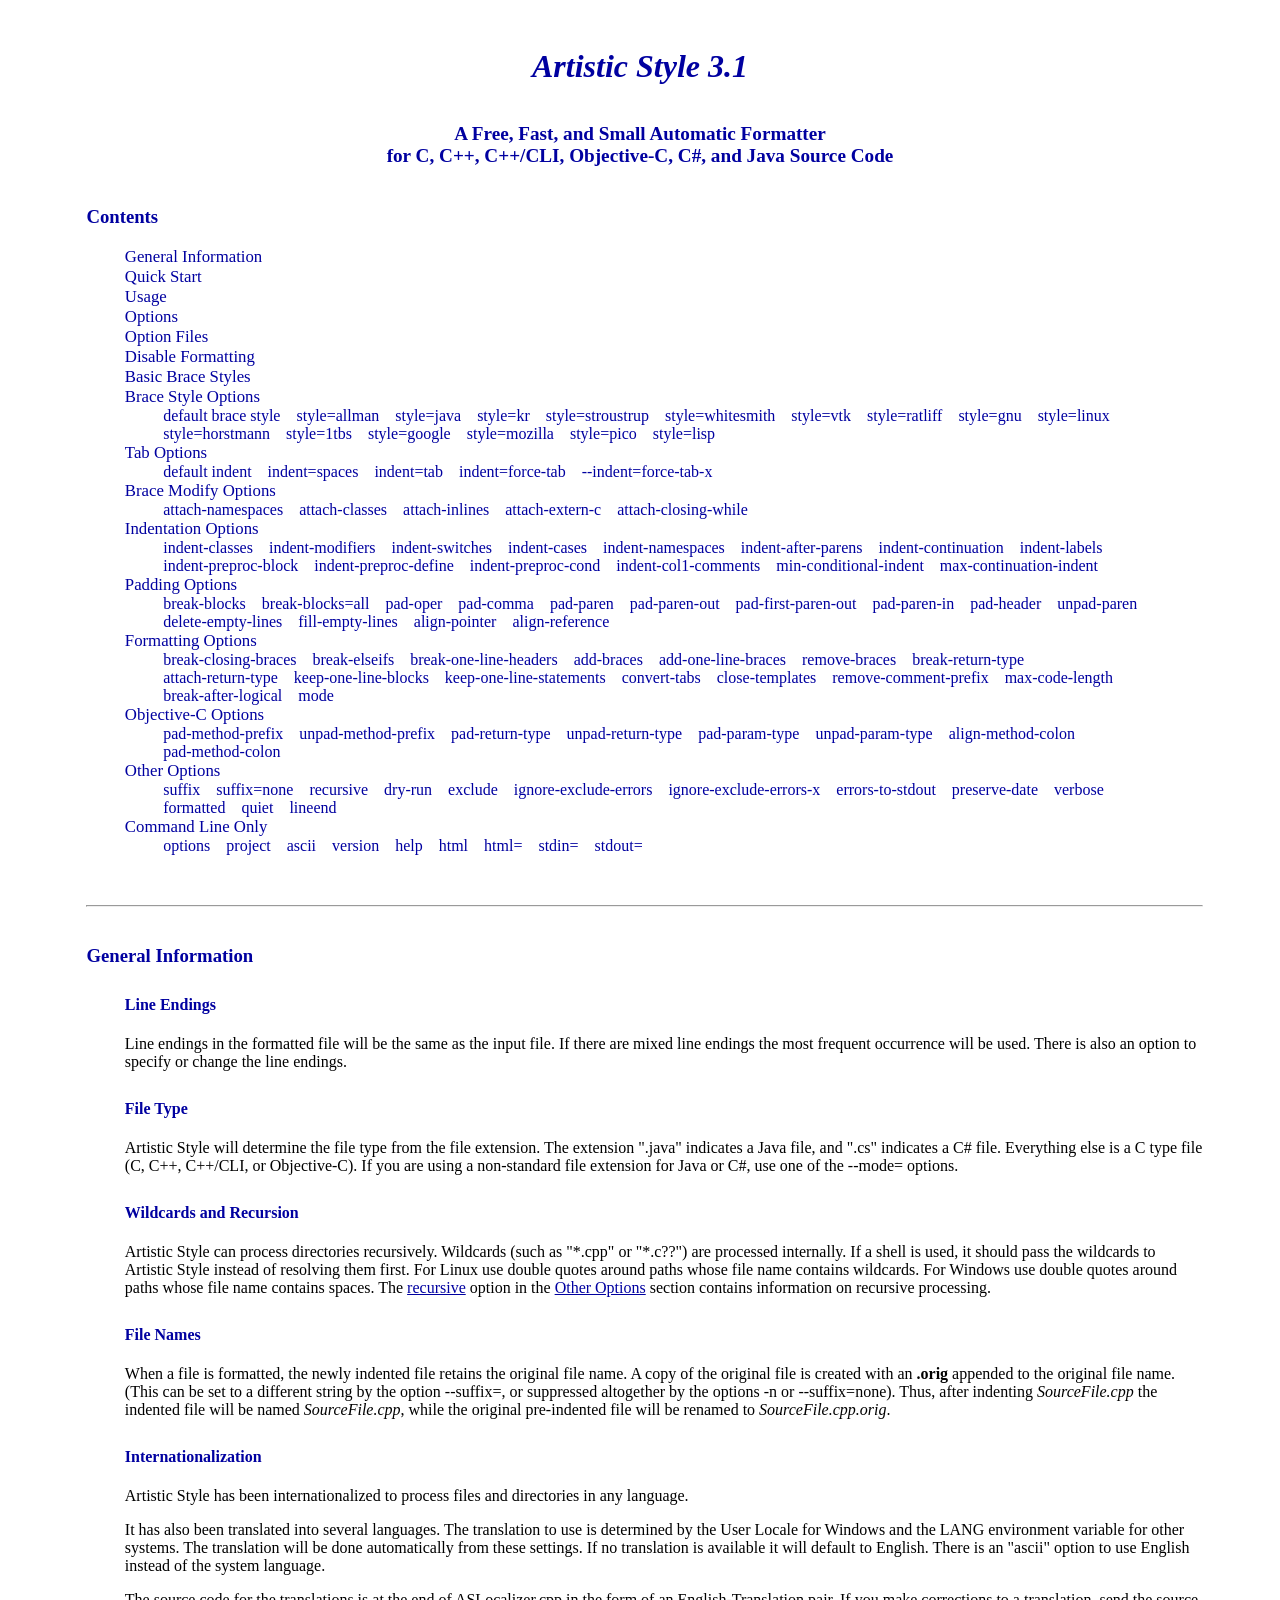
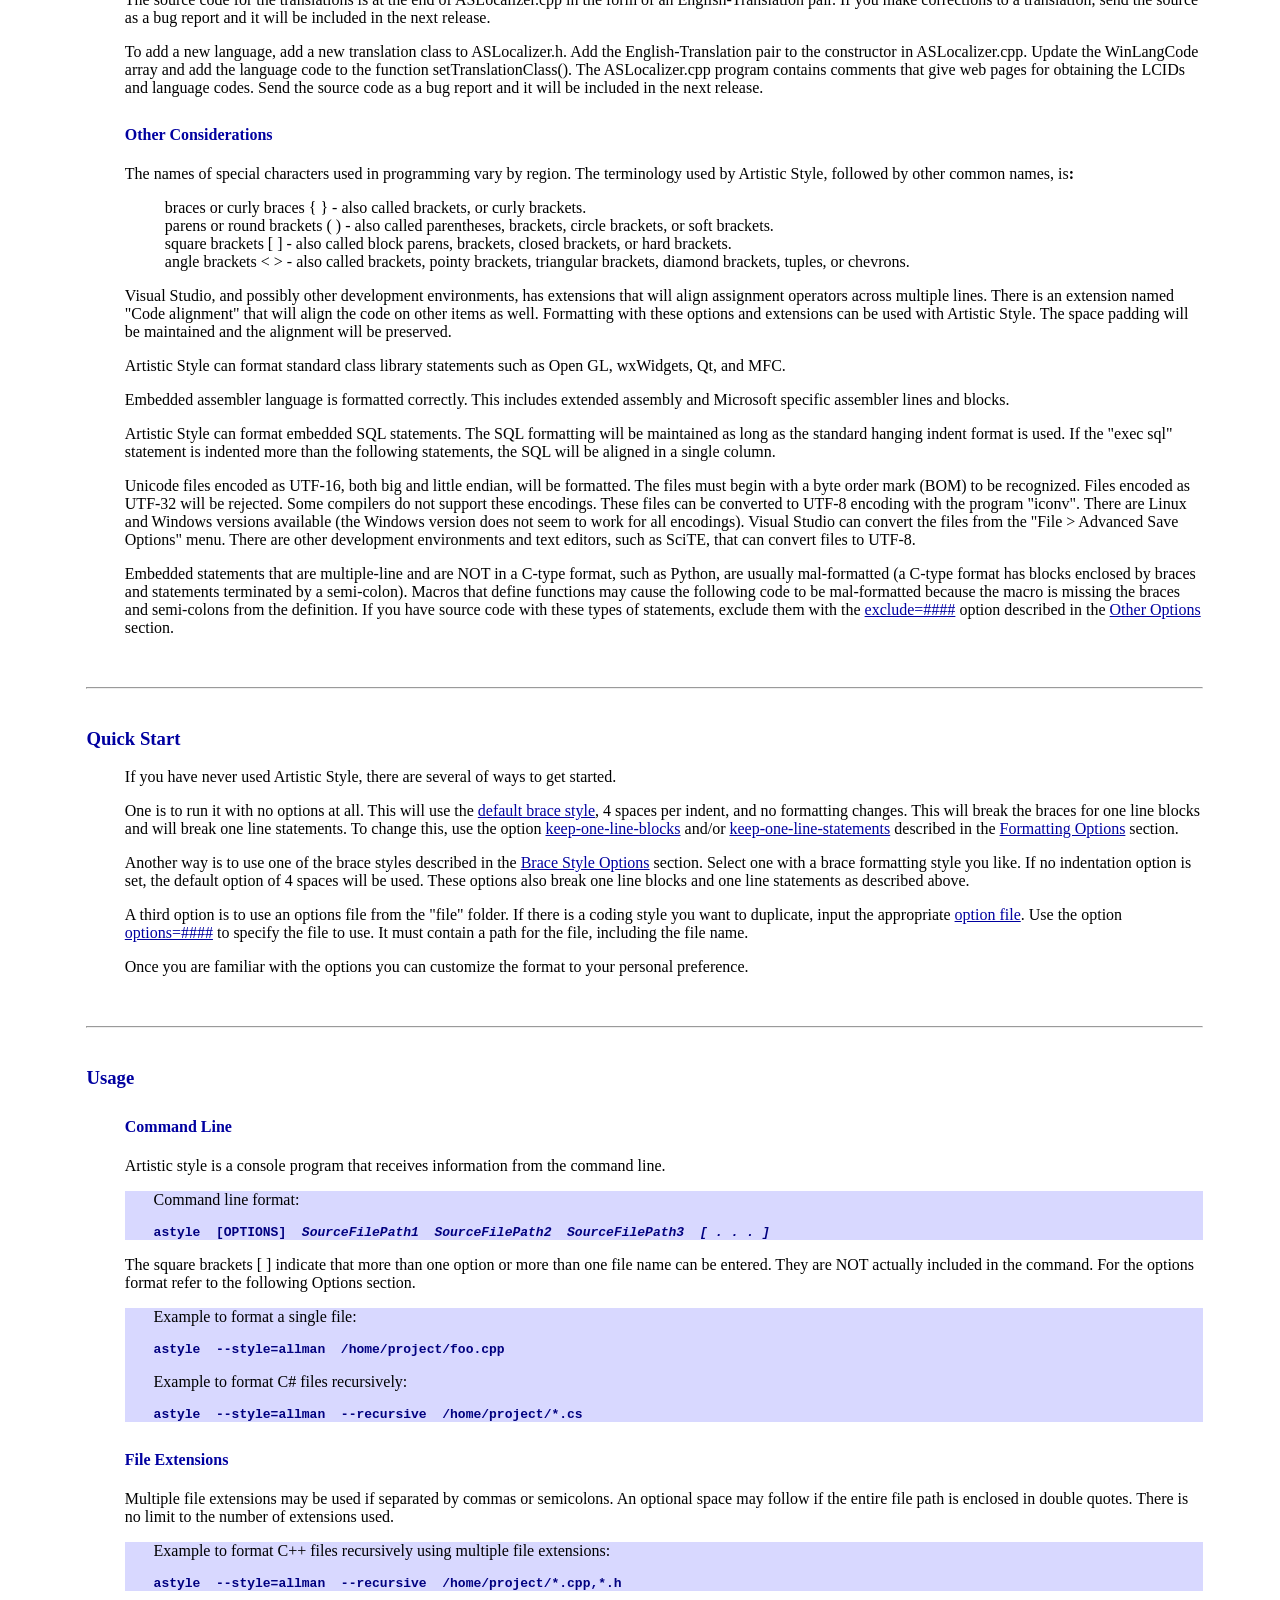
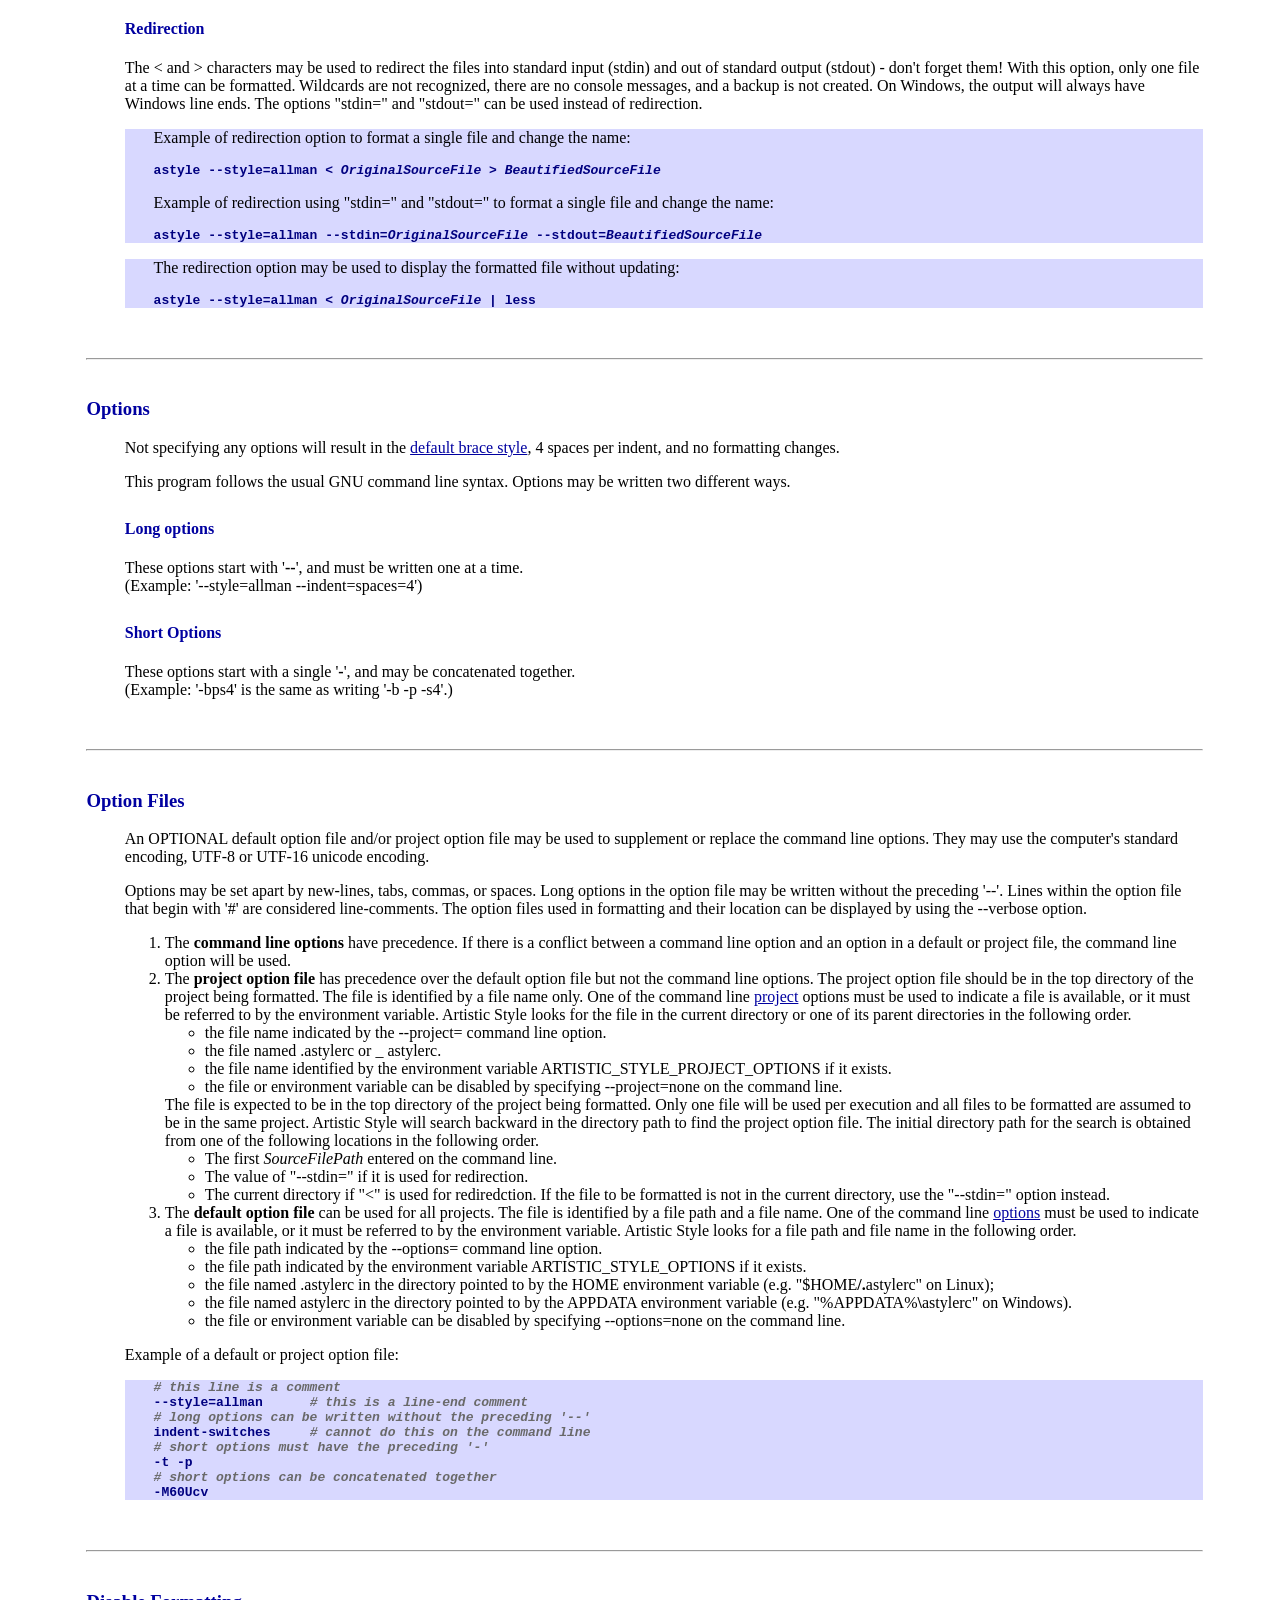
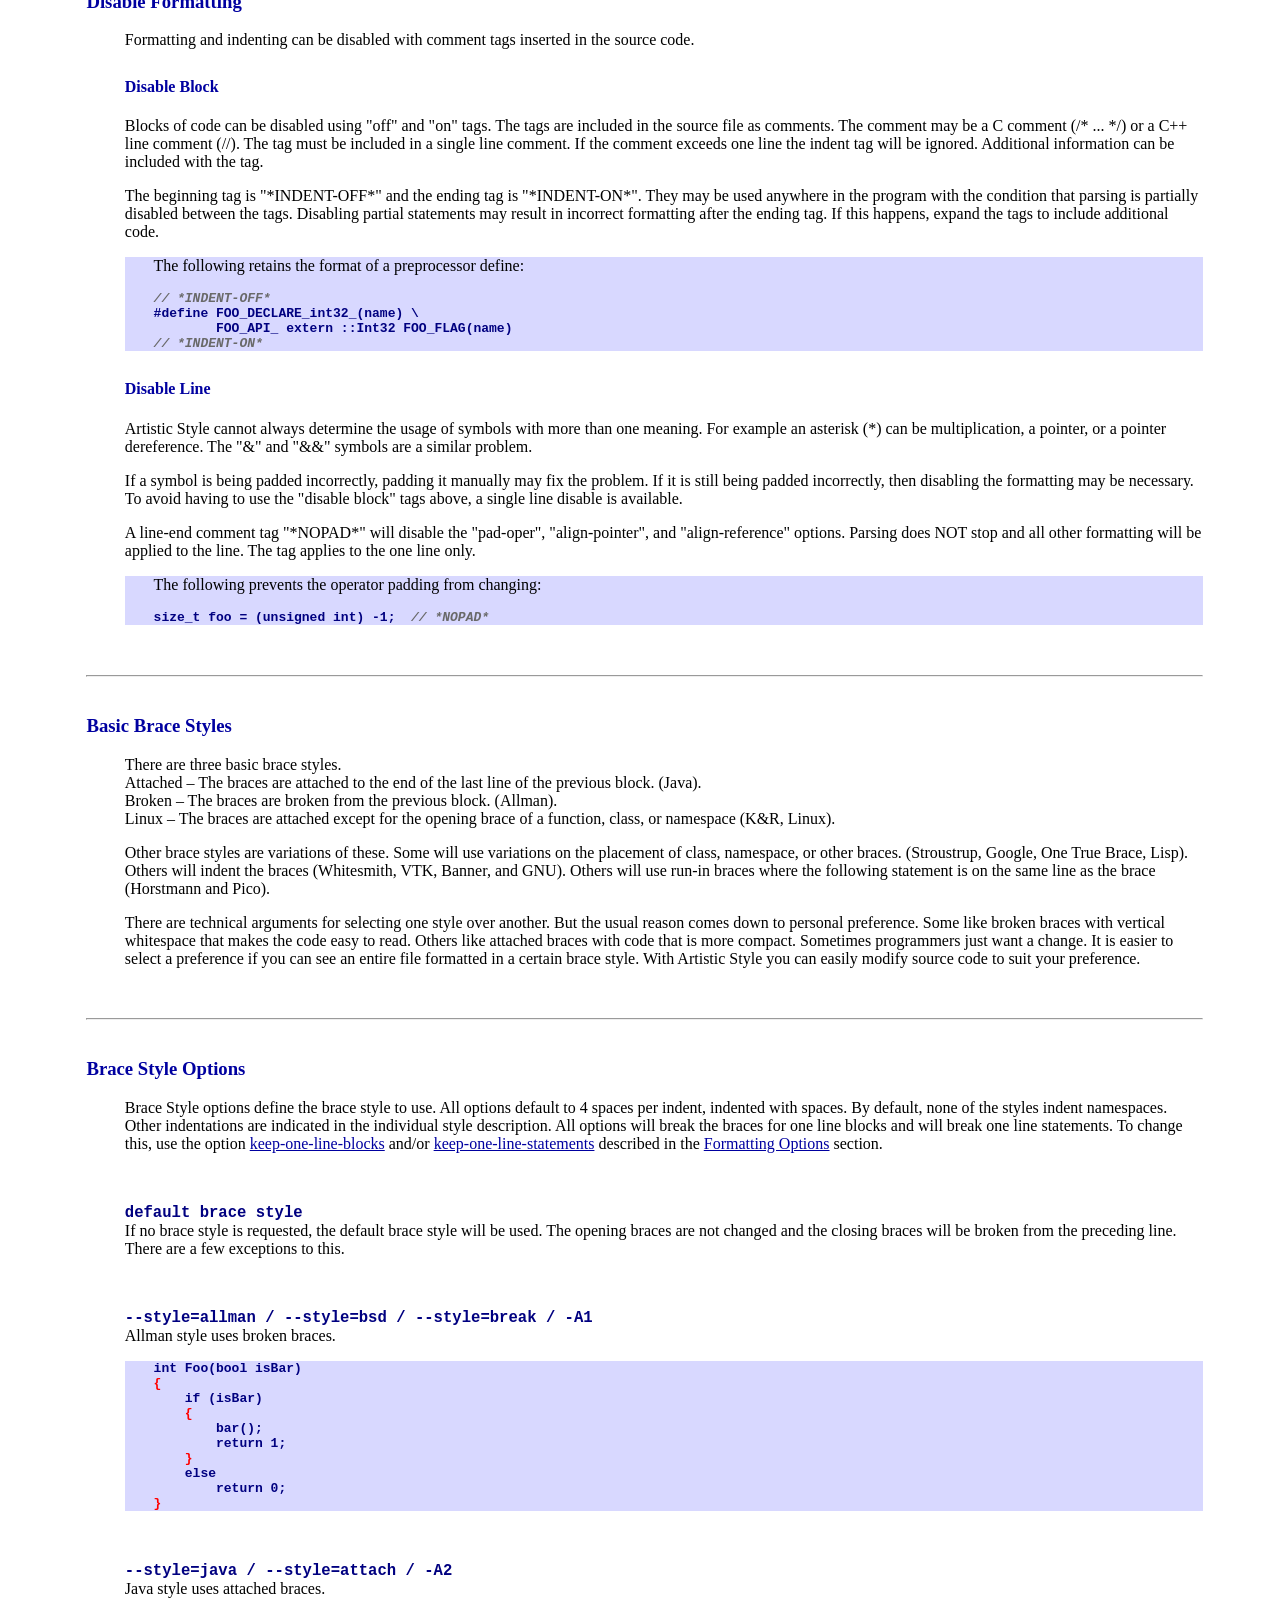
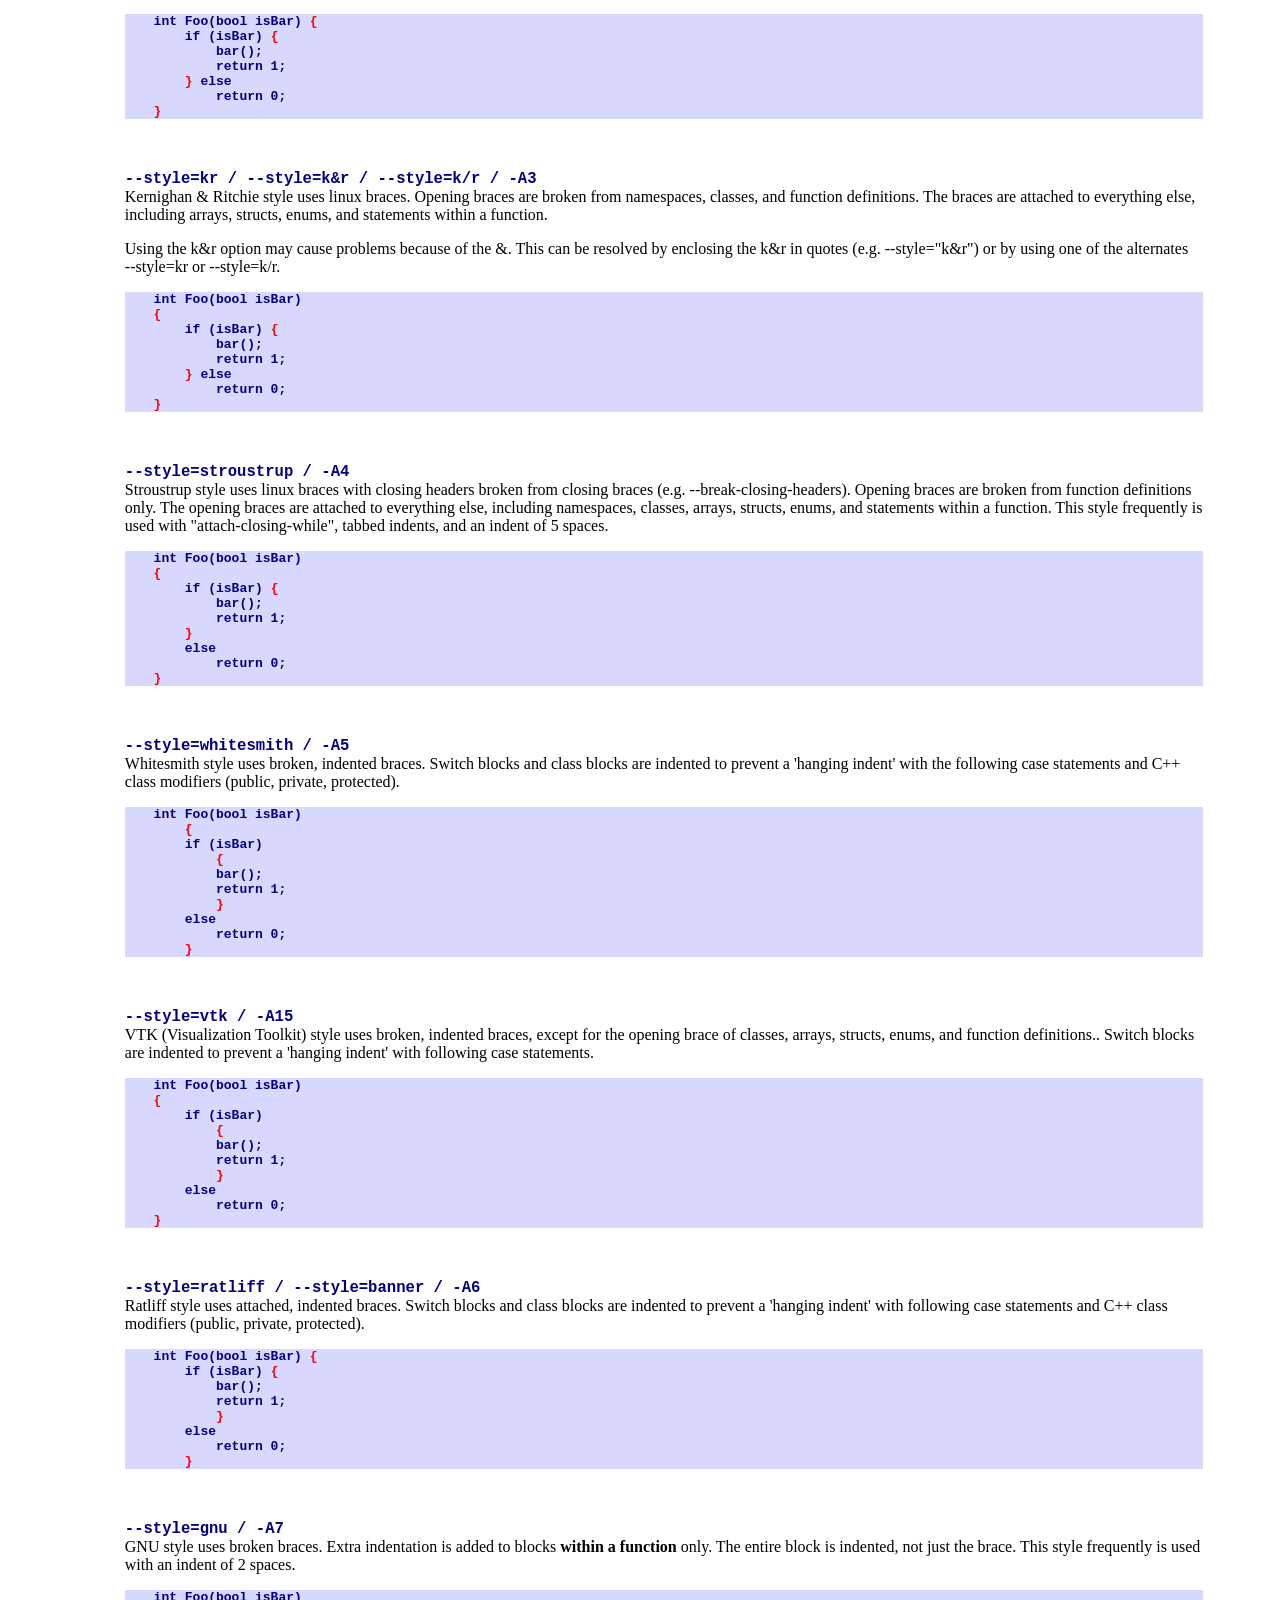
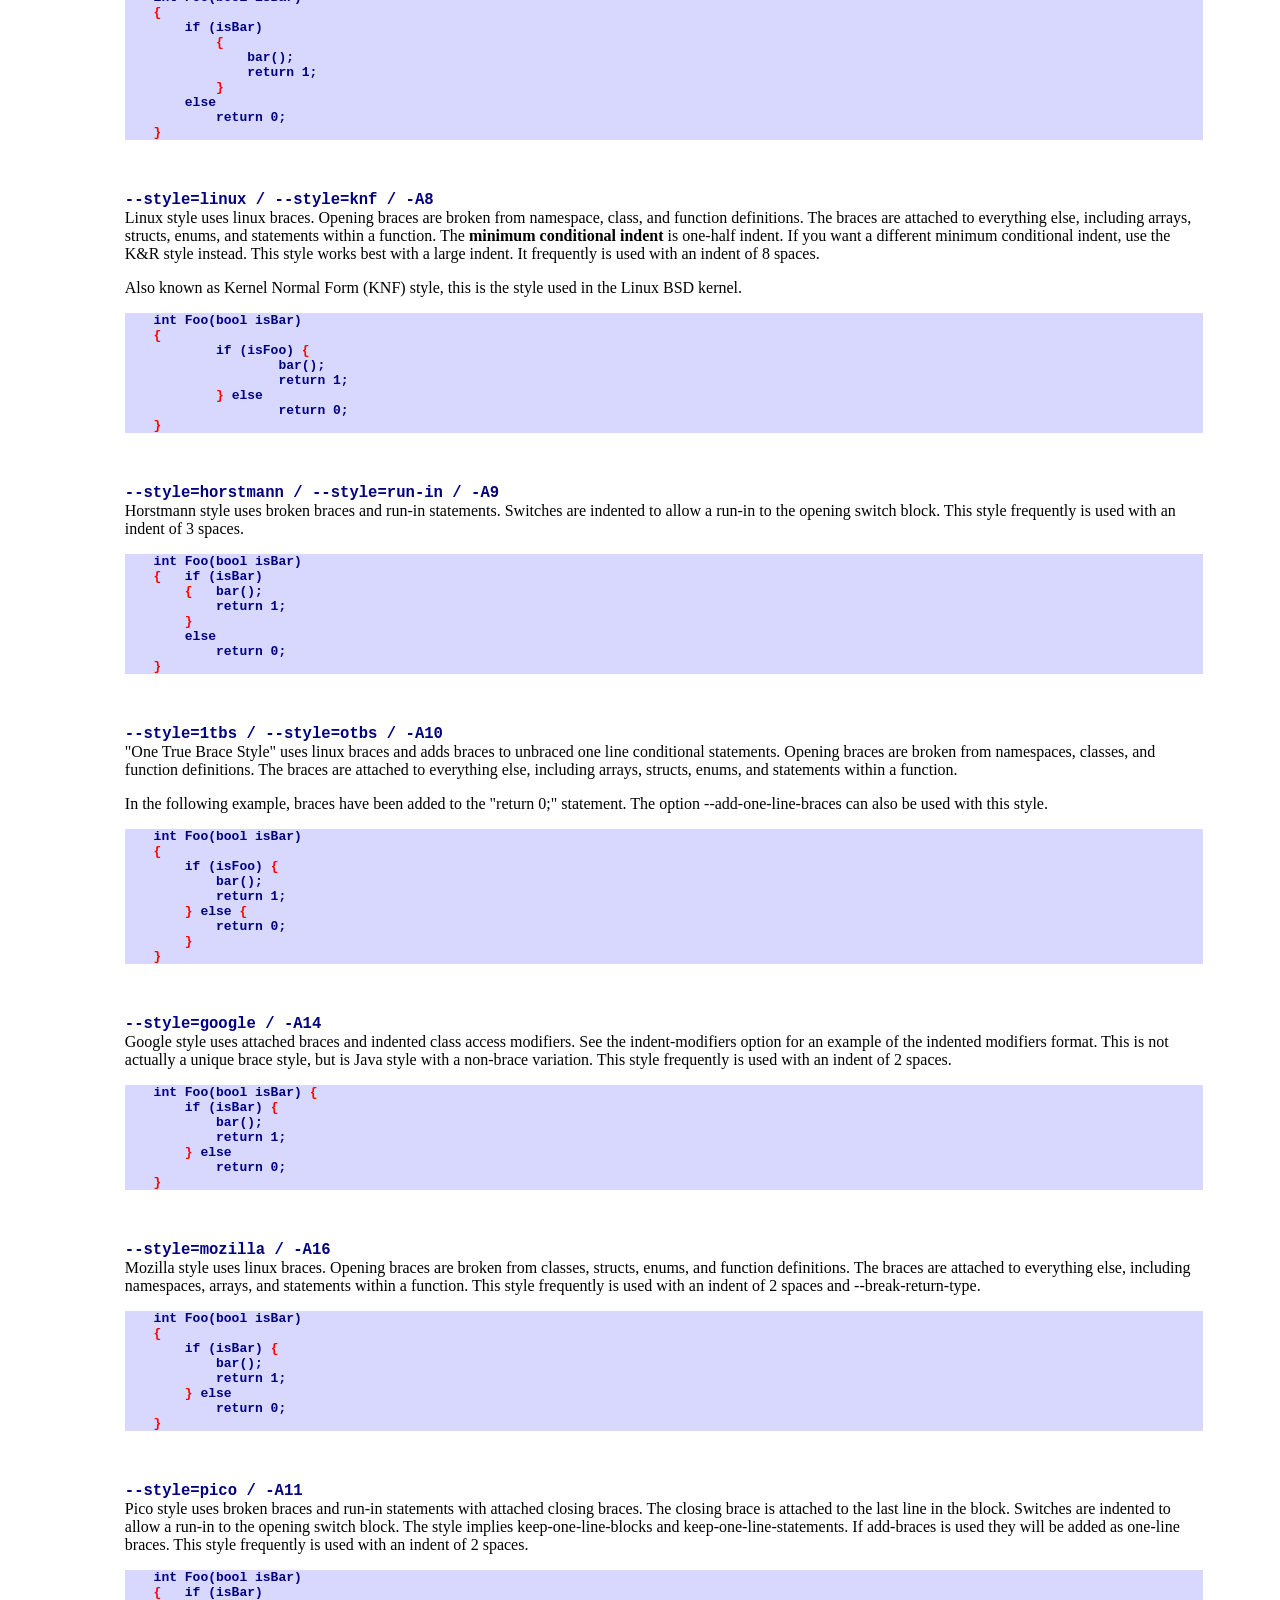
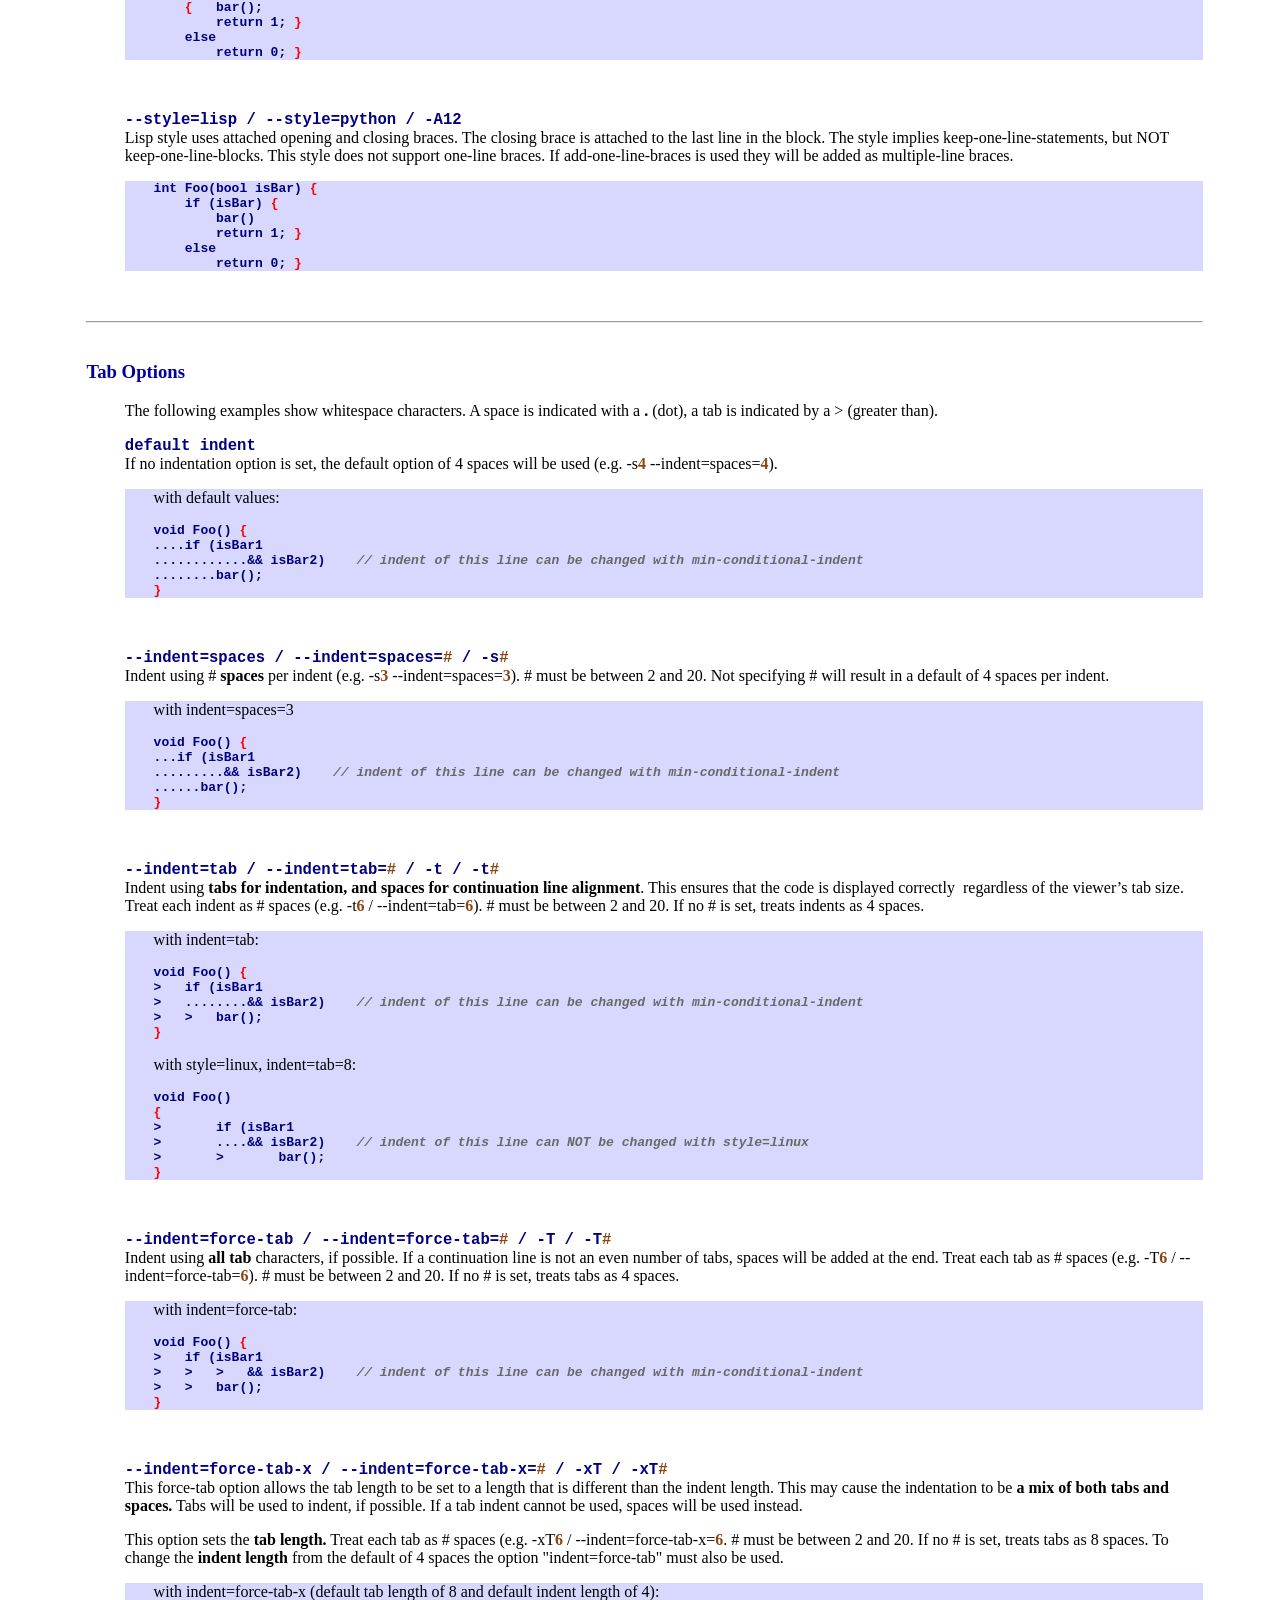
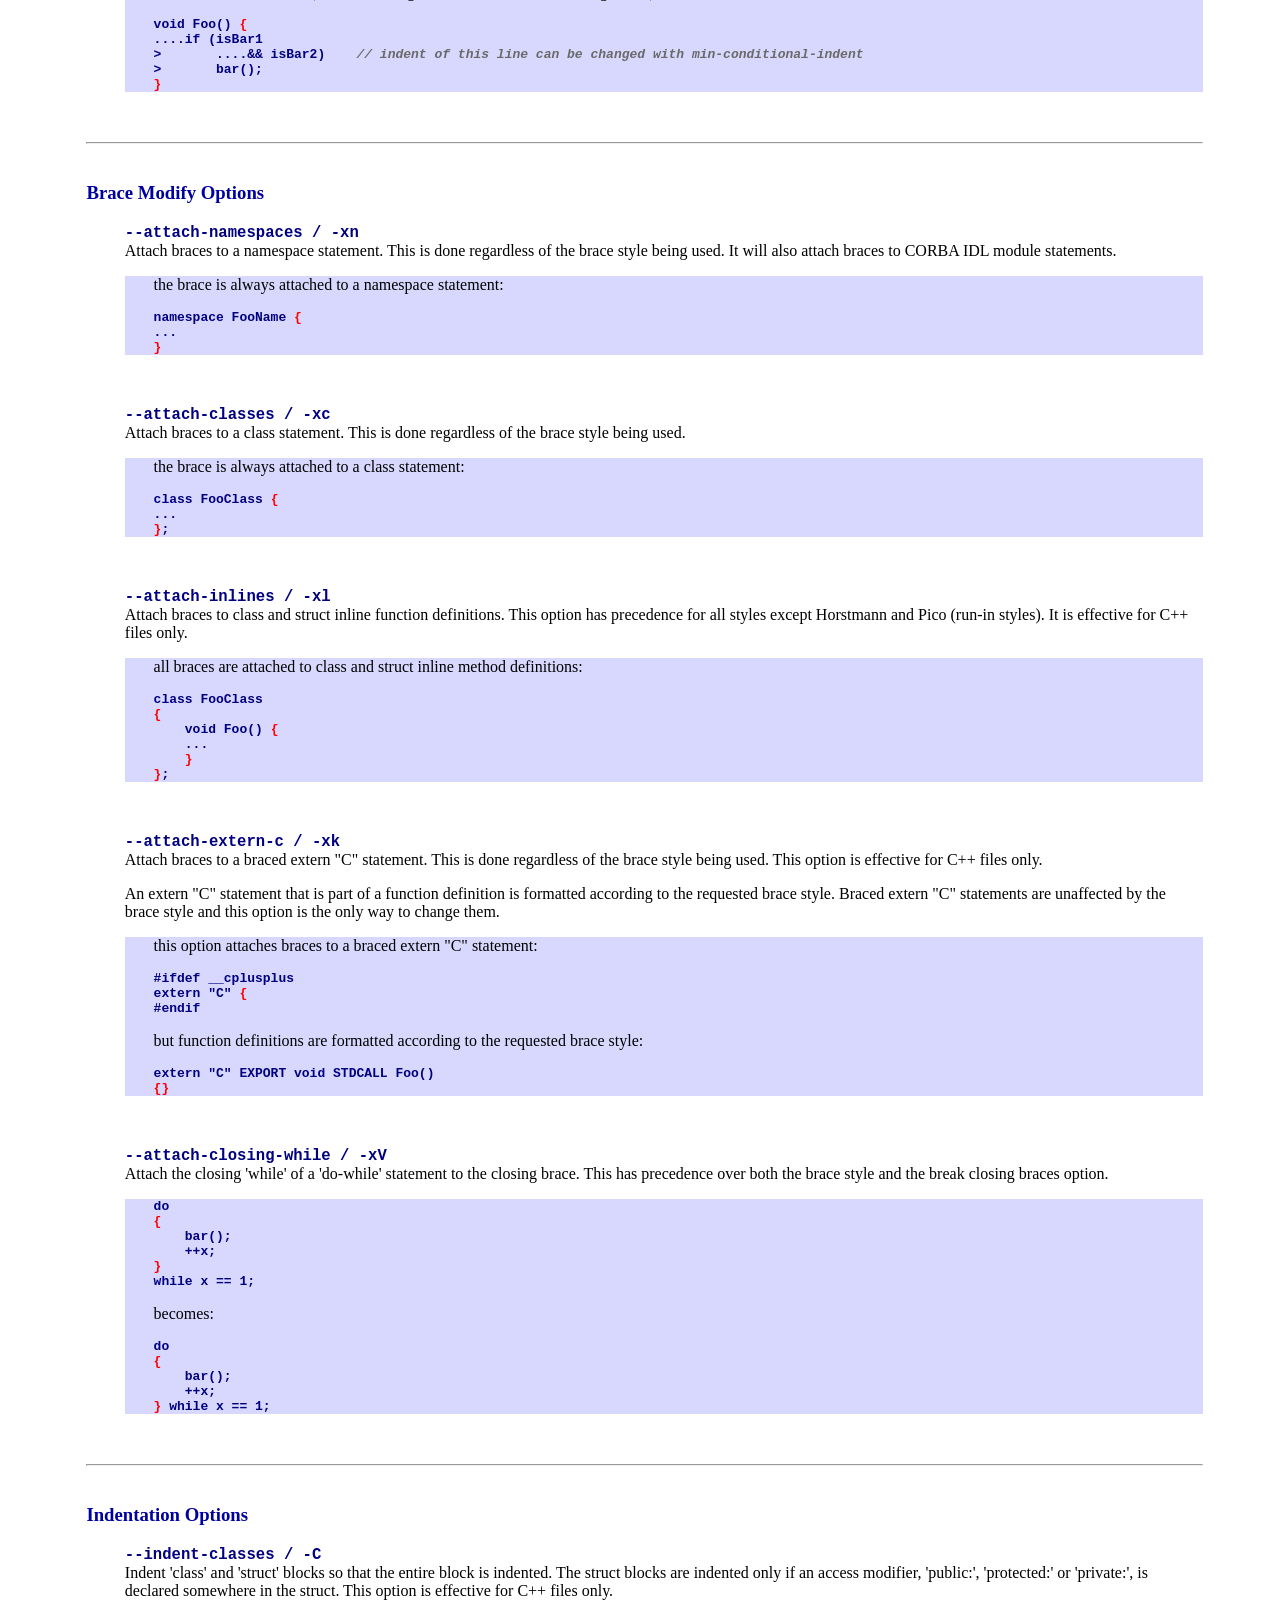
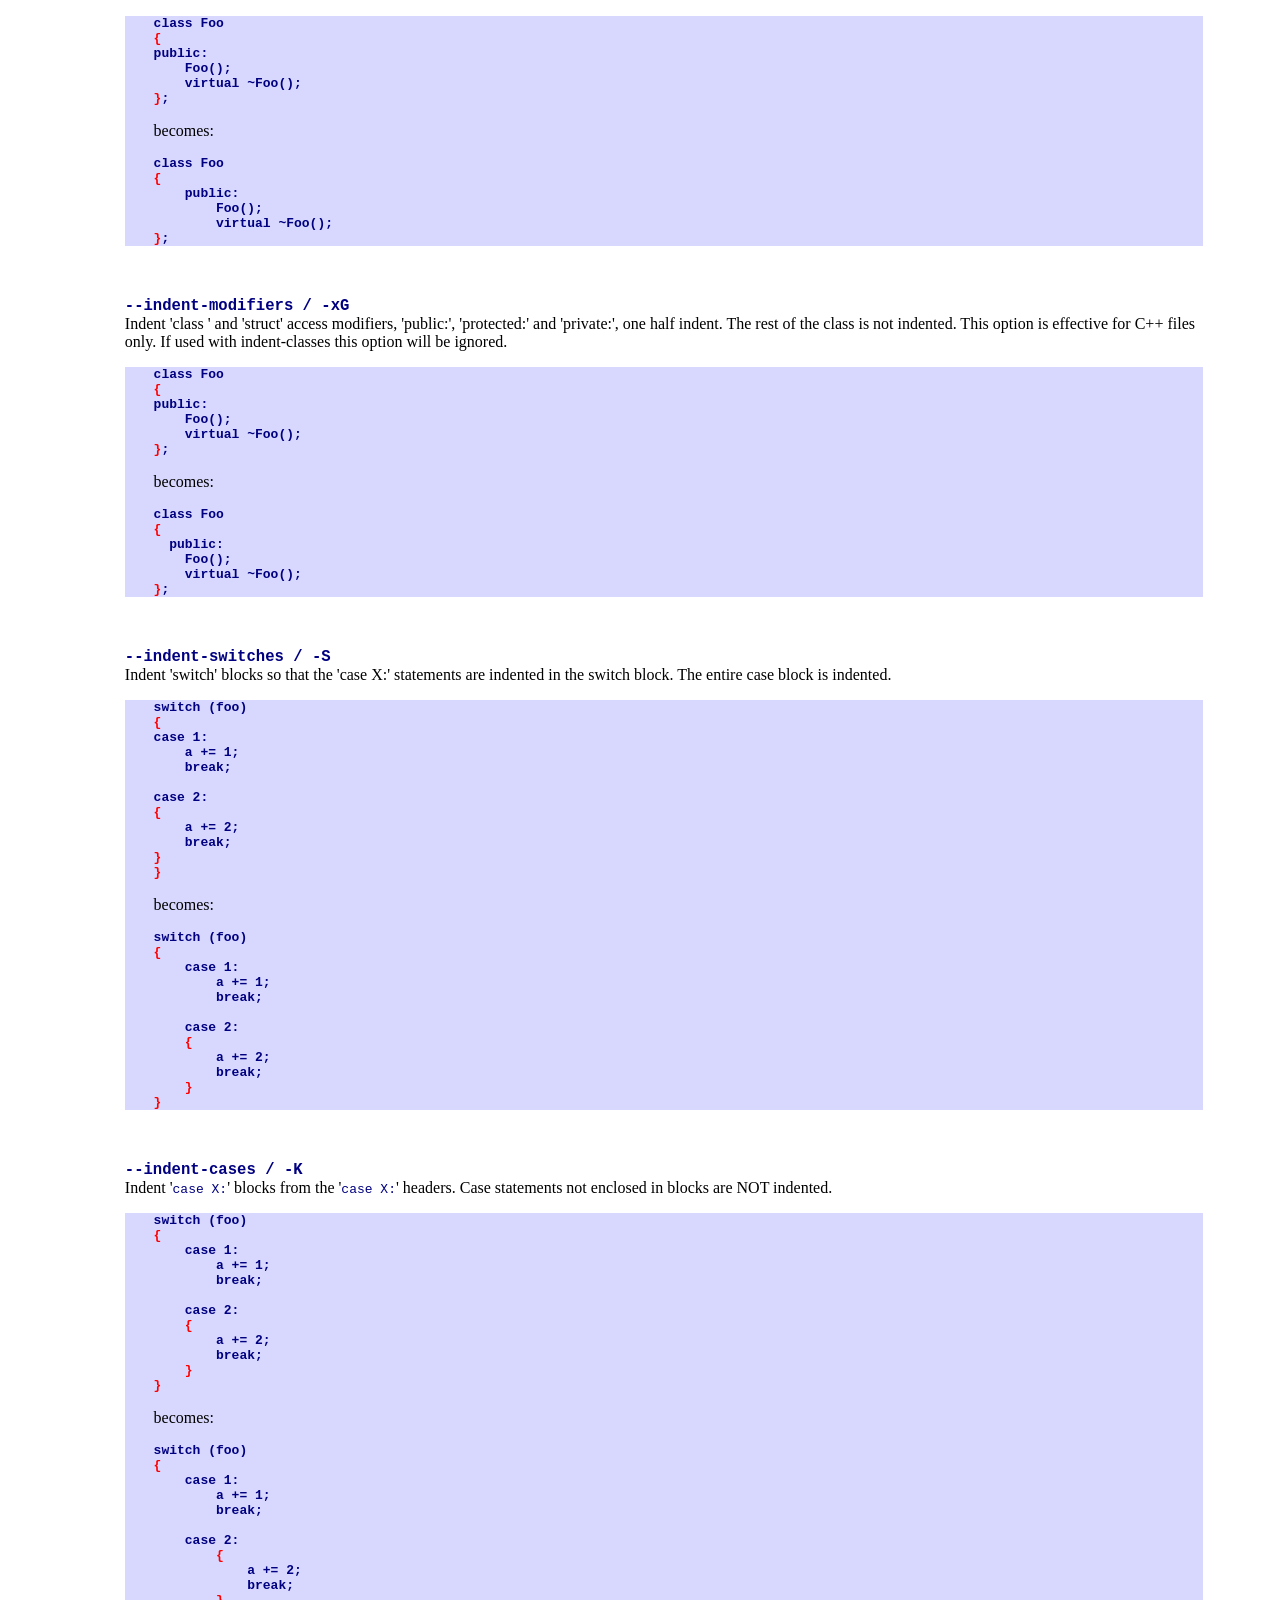
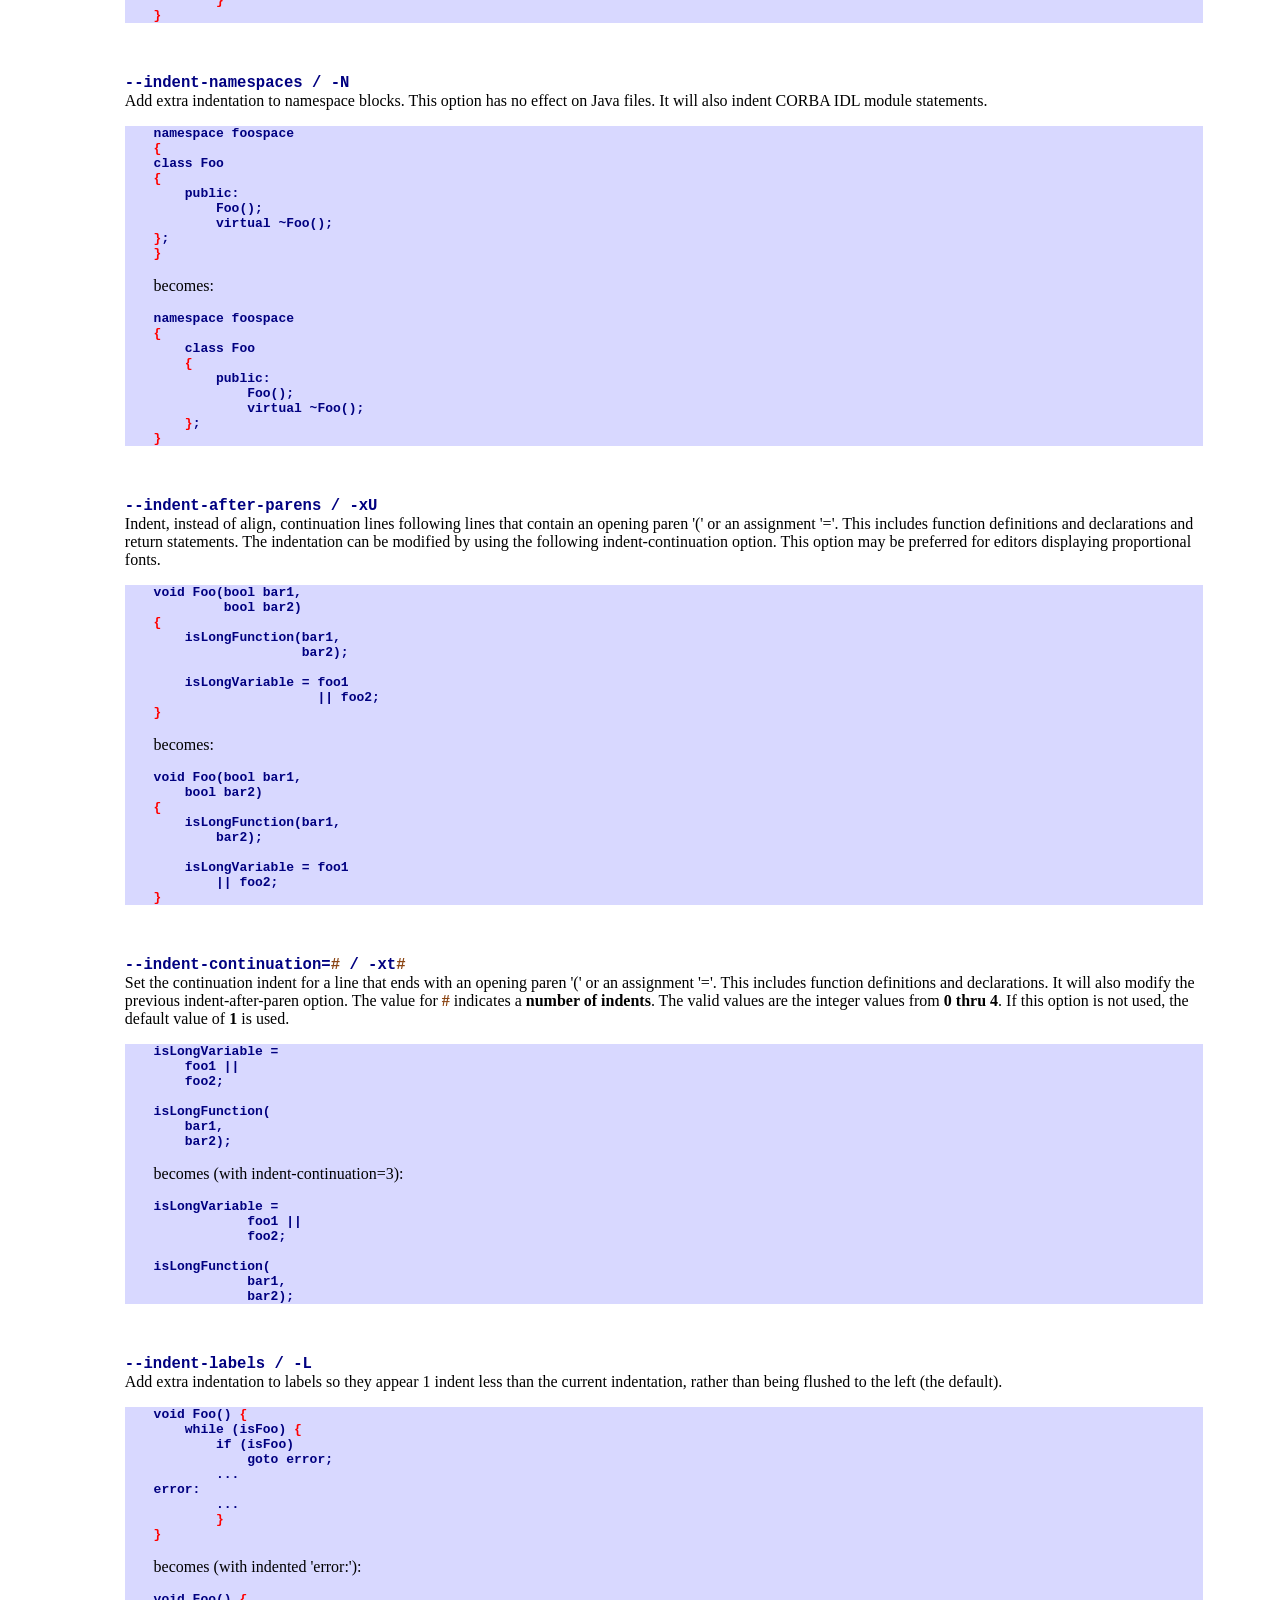
<file: AStyle/doc/astyle.html>
<!DOCTYPE HTML PUBLIC "-//W3C//DTD HTML 4.01//EN" "http://www.w3.org/TR/html4/strict.dtd">

<html lang="en" xmlns="http://www.w3.org/1999/xhtml">

<head>
    <title>Artistic Style</title>
    <meta http-equiv="Content-Language" content="en-us" />
    <meta http-equiv="Content-Type" content="text/html; charset=us-ascii" />
    <meta name="description" content="Artistic Style is a source code indenter, source code formatter, and source code beautifier
          for the C, C++, C# and Java programming languages." />
    <meta name="keywords" content="artistic style, astyle, source code indenter, source code formatter, source code beautifier" />
    <link href="favicon.ico" rel="shortcut icon" type="image/x-icon" />
    <link href="styles.css" rel="stylesheet" type="text/css" />

    <!--  the following styles are additions to styles.css -->

    <style type="text/css">
        hr { margin-left: -0.4in; }
        /* the following styles are for formatting code samples */
        div.code { background: #D8D8FF; }
        /* code */
        p.code { margin-left: 0.3in; }
        code { color: navy; }
            code.title { font-size: larger; font-weight: bold; }
        /* spans */
        span.brace { color: red; }
        span.comment { color: dimgray; font-style: italic; }
        span.option { color: saddlebrown; font-weight: bold; }
    </style>

    <!--  When the user scrolls down from the top of the document, show the button -->

    <script type="text/javascript">
        // the <button> is described in the <body> section
        window.onscroll = function () { scrollFunction() };

        // When the user scrolls down 400px from the top of the document, show the button
        function scrollFunction() {
            if (document.body.scrollTop > 400 || document.documentElement.scrollTop > 400) {
                document.getElementById("topBtn").style.display = "block";
            } else {
                document.getElementById("topBtn").style.display = "none";
            }
        }

        // When the user clicks on the button, scroll to the top of the document
        // Changed to scroll to "Contents" instead of "Top".
        function topFunction() {
            //document.body.scrollTop = 0;
            //document.documentElement.scrollTop = 0;
            var scroll_element = document.getElementById("Contents");
            scroll_element.scrollIntoView();
        }
    </script>

</head>

<body>

    <button onclick="topFunction()" id="topBtn" title="Go to Contents"><b>Top</b></button>

    <h1>Artistic Style 3.1</h1>

    <h2>
        A Free, Fast, and Small Automatic Formatter<br />
        for C, C++, C++/CLI, Objective&#8209;C, C#, and Java Source Code
    </h2>

    <h3 id="Contents">Contents</h3>

    <p class="contents1">
        <a class="contents" href="#_General_Information">General&nbsp;Information</a></p>
    <p class="contents1">
        <a class="contents" href="#_Quick_Start">Quick&nbsp;Start</a></p>
    <p class="contents1">
        <a class="contents" href="#_Usage">Usage</a></p>
    <p class="contents1">
        <a class="contents" href="#_Options">Options</a></p>
    <p class="contents1">
        <a class="contents" href="#_Option_Files">Option&nbsp;Files</a></p>
    <p class="contents1">
        <a class="contents" href="#_Disable_Formatting">Disable&nbsp;Formatting</a></p>
    <p class="contents1">
        <a class="contents" href="#_Basic_Brace_Styles">Basic&nbsp;Brace&nbsp;Styles</a></p>
    <p class="contents1">
        <a class="contents" href="#_Brace_Style_Options">Brace&nbsp;Style&nbsp;Options</a></p>
    <p class="contents2">
        <a class="contents" href="#_default_brace_style">default&nbsp;brace&nbsp;style</a>&nbsp;&nbsp;&nbsp;
        <a class="contents" href="#_style=allman">style=allman</a>&nbsp;&nbsp;&nbsp;
        <a class="contents" href="#_style=java">style=java</a>&nbsp;&nbsp;&nbsp;
        <a class="contents" href="#_style=kr">style=kr</a>&nbsp;&nbsp;&nbsp;
        <a class="contents" href="#_style=stroustrup">style=stroustrup</a>&nbsp;&nbsp;&nbsp;
        <a class="contents" href="#_style=whitesmith">style=whitesmith</a>&nbsp;&nbsp;&nbsp;
        <a class="contents" href="#_style=vtk">style=vtk</a>&nbsp;&nbsp;&nbsp;
        <a class="contents" href="#_style=ratliff">style=ratliff</a>&nbsp;&nbsp;&nbsp;
        <a class="contents" href="#_style=gnu">style=gnu</a>&nbsp;&nbsp;&nbsp;
        <a class="contents" href="#_style=linux">style=linux</a>&nbsp;&nbsp;&nbsp;
        <a class="contents" href="#_style=horstmann">style=horstmann</a>&nbsp;&nbsp;&nbsp;
        <a class="contents" href="#_style=1tbs">style=1tbs</a>&nbsp;&nbsp;&nbsp;
        <a class="contents" href="#_style=google">style=google</a>&nbsp;&nbsp;&nbsp;
        <a class="contents" href="#_style=mozilla">style=mozilla</a>&nbsp;&nbsp;&nbsp;
        <a class="contents" href="#_style=pico">style=pico</a>&nbsp;&nbsp;&nbsp;
        <a class="contents" href="#_style=lisp">style=lisp</a>&nbsp;&nbsp;&nbsp;
    </p>
    <p class="contents1">
        <a class="contents" href="#_Tab_Options">Tab&nbsp;Options</a></p>
    <p class="contents2">
        <a class="contents" href="#_default_indent">default&nbsp;indent</a>&nbsp;&nbsp;&nbsp;
        <a class="contents" href="#_indent=spaces">indent=spaces</a>&nbsp;&nbsp;&nbsp;
        <a class="contents" href="#_indent=tab">indent=tab</a>&nbsp;&nbsp;&nbsp;
        <a class="contents" href="#_indent=force-tab">indent=force&#8209;tab</a>&nbsp;&nbsp;&nbsp;
        <a class="contents" href="#_indent=force-tab-x">--indent=force&#8209;tab&#8209;x</a>&nbsp;&nbsp;&nbsp;
    </p>
    <p class="contents1">
        <a class="contents" href="#_Brace_Modify_Options">Brace&nbsp;Modify&nbsp;Options</a></p>
    <p class="contents2">
        <a class="contents" href="#_attach_namespaces">attach&#8209;namespaces</a>&nbsp;&nbsp;&nbsp;
        <a class="contents" href="#_attach_classes">attach&#8209;classes</a>&nbsp;&nbsp;&nbsp;
        <a class="contents" href="#_attach_inlines">attach&#8209;inlines</a>&nbsp;&nbsp;&nbsp;
        <a class="contents" href="#_attach-extern-c">attach&#8209;extern&#8209;c</a>&nbsp;&nbsp;&nbsp;
        <a class="contents" href="#_attach-closing-while">attach&#8209;closing&#8209;while</a>&nbsp;&nbsp;&nbsp;
    </p>
    <p class="contents1">
        <a class="contents" href="#_Indentation_Options">Indentation&nbsp;Options</a></p>
    <p class="contents2">
        <a class="contents" href="#_indent-classes">indent&#8209;classes</a>&nbsp;&nbsp;&nbsp;
        <a class="contents" href="#_indent-modifiers">indent&#8209;modifiers</a>&nbsp;&nbsp;&nbsp;
        <a class="contents" href="#_indent-switches">indent&#8209;switches</a>&nbsp;&nbsp;&nbsp;
        <a class="contents" href="#_indent-cases">indent&#8209;cases</a>&nbsp;&nbsp;&nbsp;
        <a class="contents" href="#_indent-namespaces">indent&#8209;namespaces</a>&nbsp;&nbsp;&nbsp;
        <a class="contents" href="#_indent-after-parens">indent&#8209;after&#8209;parens</a>&nbsp;&nbsp;&nbsp;
        <a class="contents" href="#_indent-continuation">indent&#8209;continuation</a>&nbsp;&nbsp;&nbsp;
        <a class="contents" href="#_indent-labels">indent&#8209;labels</a>&nbsp;&nbsp;&nbsp;
        <a class="contents" href="#_indent-preproc-block">indent&#8209;preproc&#8209;block</a>&nbsp;&nbsp;&nbsp;
        <a class="contents" href="#_indent-preproc-define">indent&#8209;preproc&#8209;define</a>&nbsp;&nbsp;&nbsp;
        <a class="contents" href="#_indent-preproc-cond">indent&#8209;preproc&#8209;cond</a>&nbsp;&nbsp;&nbsp;
        <a class="contents" href="#_indent-col1-comments">indent&#8209;col1&#8209;comments</a>&nbsp;&nbsp;&nbsp;
        <a class="contents" href="#_min-conditional-indent">min&#8209;conditional&#8209;indent</a>&nbsp;&nbsp;&nbsp;
        <a class="contents" href="#_max-continuation-indent">max&#8209;continuation&#8209;indent</a>&nbsp;&nbsp;&nbsp;
    </p>
    <p class="contents1">
        <a class="contents" href="#_Padding_Options">Padding&nbsp;Options</a></p>
    <p class="contents2">
        <a class="contents" href="#_break-blocks">break&#8209;blocks</a>&nbsp;&nbsp;&nbsp;
        <a class="contents" href="#_break-blocks=all">break&#8209;blocks=all</a>&nbsp;&nbsp;&nbsp;
        <a class="contents" href="#_pad-oper">pad&#8209;oper</a>&nbsp;&nbsp;&nbsp;
        <a class="contents" href="#_pad-comma">pad&#8209;comma</a>&nbsp;&nbsp;&nbsp;
        <a class="contents" href="#_pad-paren">pad&#8209;paren</a>&nbsp;&nbsp;&nbsp;
        <a class="contents" href="#_pad-paren-out">pad&#8209;paren&#8209;out</a>&nbsp;&nbsp;&nbsp;
        <a class="contents" href="#_pad-first-paren-out">pad&#8209;first&#8209;paren&#8209;out</a>&nbsp;&nbsp;&nbsp;
        <a class="contents" href="#_pad-paren-in">pad&#8209;paren&#8209;in</a>&nbsp;&nbsp;&nbsp;
        <a class="contents" href="#_pad-header">pad&#8209;header</a>&nbsp;&nbsp;&nbsp;
        <a class="contents" href="#_unpad-paren">unpad&#8209;paren</a>&nbsp;&nbsp;&nbsp;
        <a class="contents" href="#_delete-empty-lines">delete&#8209;empty&#8209;lines</a>&nbsp;&nbsp;&nbsp;
        <a class="contents" href="#_fill-empty-lines">fill&#8209;empty&#8209;lines</a>&nbsp;&nbsp;&nbsp;
        <a class="contents" href="#_align-pointer">align&#8209;pointer</a>&nbsp;&nbsp;&nbsp;
        <a class="contents" href="#_align-reference">align&#8209;reference</a>&nbsp;&nbsp;&nbsp;
    </p>
    <p class="contents1">
        <a class="contents" href="#_Formatting_Options">Formatting&nbsp;Options</a></p>
    <p class="contents2">
        <a class="contents" href="#_break-closing-braces">break&#8209;closing&#8209;braces</a>&nbsp;&nbsp;&nbsp;
        <a class="contents" href="#_break-elseifs">break&#8209;elseifs</a>&nbsp;&nbsp;&nbsp;
        <a class="contents" href="#_break-one-line-headers">break&#8209;one&#8209;line&#8209;headers</a>&nbsp;&nbsp;&nbsp;
        <a class="contents" href="#_add-braces">add&#8209;braces</a>&nbsp;&nbsp;&nbsp;
        <a class="contents" href="#_add-one-line-braces">add&#8209;one&#8209;line&#8209;braces</a>&nbsp;&nbsp;&nbsp;
        <a class="contents" href="#_remove-braces">remove&#8209;braces</a>&nbsp;&nbsp;&nbsp;
        <a class="contents" href="#_break-return-type">break&#8209;return&#8209;type</a>&nbsp;&nbsp;&nbsp;
        <a class="contents" href="#_attach-return-type">attach&#8209;return&#8209;type</a>&nbsp;&nbsp;&nbsp;
        <a class="contents" href="#_keep-one-line-blocks">keep&#8209;one&#8209;line&#8209;blocks</a>&nbsp;&nbsp;&nbsp;
        <a class="contents" href="#_keep-one-line-statements">keep&#8209;one&#8209;line&#8209;statements</a>&nbsp;&nbsp;&nbsp;
        <a class="contents" href="#_convert-tabs">convert&#8209;tabs</a>&nbsp;&nbsp;&nbsp;
        <a class="contents" href="#_close-templates">close&#8209;templates</a>&nbsp;&nbsp;&nbsp;
        <a class="contents" href="#_remove-comment-prefix">remove&#8209;comment&#8209;prefix</a>&nbsp;&nbsp;&nbsp;
        <a class="contents" href="#_max-code-length">max&#8209;code&#8209;length</a>&nbsp;&nbsp;&nbsp;
        <a class="contents" href="#_max-code-length">break&#8209;after&#8209;logical</a>&nbsp;&nbsp;&nbsp;
        <a class="contents" href="#_mode">mode</a>&nbsp;&nbsp;&nbsp;
    </p>
    <p class="contents1">
        <a class="contents" href="#_Objective_C_Options">Objective&#8209;C&nbsp;Options</a></p>
    <p class="contents2">
        <a class="contents" href="#_pad-method-prefix">pad&#8209;method&#8209;prefix</a>&nbsp;&nbsp;&nbsp;
        <a class="contents" href="#_unpad-method-prefix">unpad&#8209;method&#8209;prefix</a>&nbsp;&nbsp;&nbsp;
        <a class="contents" href="#_pad-return-type">pad&#8209;return&#8209;type</a>&nbsp;&nbsp;&nbsp;
        <a class="contents" href="#_unpad-return-type">unpad&#8209;return&#8209;type</a>&nbsp;&nbsp;&nbsp;
        <a class="contents" href="#_pad-param-type">pad&#8209;param&#8209;type</a>&nbsp;&nbsp;&nbsp;
        <a class="contents" href="#_unpad-param-type">unpad&#8209;param&#8209;type</a>&nbsp;&nbsp;&nbsp;
        <a class="contents" href="#_align-method-colon">align&#8209;method&#8209;colon</a>&nbsp;&nbsp;&nbsp;
        <a class="contents" href="#_pad-method-colon">pad&#8209;method&#8209;colon</a>&nbsp;&nbsp;&nbsp;
    </p>
    <p class="contents1">
        <a class="contents" href="#_Other_Options">Other&nbsp;Options</a>&nbsp;&nbsp;&nbsp;</p>
    <p class="contents2">
        <a class="contents" href="#_suffix">suffix</a>&nbsp;&nbsp;&nbsp; <a class="contents" href="#_suffix=none">suffix=none</a>&nbsp;&nbsp;&nbsp;
        <a class="contents" href="#_recursive">recursive</a>&nbsp;&nbsp;&nbsp;
        <a class="contents" href="#_dry-run">dry-run</a>&nbsp;&nbsp;&nbsp;
        <a class="contents" href="#_exclude">exclude</a>&nbsp;&nbsp;&nbsp;
        <a class="contents" href="#_ignore-exclude-errors">ignore&#8209;exclude&#8209;errors</a>&nbsp;&nbsp;&nbsp;
        <a class="contents" href="#_ignore-exclude-errors-x">ignore&#8209;exclude&#8209;errors&#8209;x</a>&nbsp;&nbsp;&nbsp;
        <a class="contents" href="#_errors-to-stdout">errors&#8209;to&#8209;stdout</a>&nbsp;&nbsp;&nbsp;
        <a class="contents" href="#_preserve-date">preserve&#8209;date</a>&nbsp;&nbsp;&nbsp;
        <a class="contents" href="#_verbose">verbose</a>&nbsp;&nbsp;&nbsp;
        <a class="contents" href="#_formatted">formatted</a>&nbsp;&nbsp;&nbsp;
        <a class="contents" href="#_quiet">quiet</a>&nbsp;&nbsp;&nbsp;
        <a class="contents" href="#_lineend">lineend</a>&nbsp;&nbsp;&nbsp;
    </p>
    <p class="contents1">
        <a class="contents" href="#_Command_Line_Only">Command&nbsp;Line&nbsp;Only</a></p>
    <p class="contents2">
        <a class="contents" href="#_options">options</a>&nbsp;&nbsp;&nbsp;
        <a class="contents" href="#_project">project</a>&nbsp;&nbsp;&nbsp;
        <a class="contents" href="#_ascii">ascii</a>&nbsp;&nbsp;&nbsp;
        <a class="contents" href="#_version">version</a>&nbsp;&nbsp;&nbsp;
        <a class="contents" href="#_help">help</a>&nbsp;&nbsp;&nbsp;
        <a class="contents" href="#_html">html</a>&nbsp;&nbsp;&nbsp;
        <a class="contents" href="#_html=">html=</a>&nbsp;&nbsp;&nbsp;
        <a class="contents" href="#_stdin=">stdin=</a>&nbsp;&nbsp;&nbsp;
        <a class="contents" href="#_stdout=">stdout=</a>&nbsp;&nbsp;&nbsp;
    </p>
    <p>
        &nbsp;</p>
    <hr />

    <!--  * * * * * * * * * * * *  General Information<  * * * * * * * * * * * *  -->

    <h3 id="_General_Information">General Information</h3>

    <h4>Line Endings</h4>

    <p>
        Line endings in the formatted file will be the same as the input file. If there are mixed line endings the most
        frequent occurrence will be used. There is also an option to specify or change the line endings.</p>

    <h4>File Type</h4>

    <p>
        Artistic Style will determine the file type from the file extension. The extension ".java" indicates a Java file,
        and ".cs" indicates a C# file. Everything else is a C type file (C, C++, C++/CLI, or Objective-C). If you are
        using a non-standard file extension for Java or C#, use one of the --mode= options.</p>

    <h4>Wildcards and Recursion</h4>

    <p>
        Artistic Style can process directories recursively. Wildcards (such as "*.cpp" or "*.c??") are processed internally.
        If a shell is used, it should pass the wildcards to Artistic Style instead of resolving them first. For Linux
        use double quotes around paths whose file name contains wildcards. For Windows use double quotes around paths
        whose file name contains spaces. The <a href="#_recursive">recursive</a> option in the
        <a href="#_Other_Options">Other Options</a> section contains information on recursive processing.</p>

    <h4>File Names</h4>

    <p>
        When a file is formatted, the newly indented file retains the original file name. A copy of the original file
        is created with an <strong>.orig</strong> appended to the original file name. (This can be set to
        a different string by the option --suffix=, or suppressed altogether by the options -n
        or --suffix=none). Thus, after indenting <em>SourceFile.cpp</em> the indented file will
        be named <em>SourceFile.cpp</em>, while the original pre-indented file will be renamed to
        <em>SourceFile.cpp.orig</em>.</p>

    <h4>Internationalization</h4>

    <p>
        Artistic Style has been internationalized to process files and directories in any language.</p>
    <p>
        It has also been translated into several languages. The translation to use is determined by the User Locale
        for Windows and the LANG environment variable for other systems. The translation will be done automatically from
        these settings. If no translation is available it will default to English. There is an "ascii" option to use English
        instead of the system language.</p>
    <p>
        The source code for the translations is at the end of ASLocalizer.cpp in the form of an English&#8209;Translation
        pair. If you make corrections to a translation, send the source as a bug report and it will be included in the
        next release.</p>
    <p>
        To add a new language, add a new translation class to ASLocalizer.h. Add the English&#8209;Translation pair to
        the constructor in ASLocalizer.cpp. Update the WinLangCode array and add the language code to the function setTranslationClass().
        The ASLocalizer.cpp program contains comments that give web pages for obtaining the LCIDs and language codes.
        Send the source code as a bug report and it will be included in the next release.</p>

    <h4>Other Considerations</h4>

    <p>
        The names of special characters used in programming vary by region. The terminology used by Artistic Style,
        followed by other common names, is<strong>:</strong></p>
    <blockquote>
        braces or curly braces { } &#8209; also called brackets, or curly brackets.<br />
        parens or round brackets ( ) &#8209; also called parentheses, brackets, circle brackets, or soft brackets.<br />
        square brackets [ ] &#8209; also called block parens, brackets, closed brackets, or hard brackets.<br />
        angle brackets < > &#8209; also called brackets, pointy brackets, triangular brackets, diamond brackets, tuples,
        or chevrons.
    </blockquote>
    <p>
        Visual Studio, and possibly other development environments, has extensions that will align assignment operators
        across multiple lines. There is an extension named "Code alignment" that will align the code on other items as
        well. Formatting with these options and extensions can be used with Artistic Style. The space padding will be
        maintained and the alignment will be preserved. </p>
    <p>
        Artistic Style can format standard class library statements such as Open GL, wxWidgets, Qt, and MFC.</p>
    <p>
        Embedded assembler language is formatted correctly. This includes extended assembly and Microsoft specific assembler
        lines and blocks.</p>
    <p>
        Artistic Style can format embedded SQL statements. The SQL formatting will be maintained as long as the standard
        hanging indent format is used. If the "exec sql" statement is indented more than the following statements, the
        SQL will be aligned in a single column.</p>
    <p>
        Unicode files encoded as UTF&#8209;16, both big and little endian, will be formatted. The files must begin with
        a byte order mark (BOM) to be recognized. Files encoded as UTF&#8209;32 will be rejected. Some compilers do not
        support these encodings. These files can be converted to UTF&#8209;8 encoding with the program "iconv". There
        are Linux and Windows versions available (the Windows version does not seem to work for all encodings). Visual
        Studio can convert the files from the "File &gt; Advanced Save Options" menu. There are other development environments
        and text editors, such as SciTE, that can convert files to UTF&#8209;8.</p>
    <p>
        Embedded statements that are multiple-line and are NOT in a C-type format, such as Python, are usually mal-formatted
        (a C-type format has blocks enclosed by braces and statements terminated by a semi-colon). Macros that define
        functions may cause the following code to be mal-formatted because the macro is missing the braces and semi-colons
        from the definition. If you have source code with these types of statements, exclude them with the
        <a href="#_exclude">exclude=####</a> option described in the <a href="#_Other_Options">Other Options</a>
        section.</p>
    <p>
        &nbsp;</p>
    <hr />

    <!--  * * * * * * * * * * * * * *  Quick Start  * * * * * * * * * * * * * *  -->

    <h3 id="_Quick_Start">Quick Start</h3>

    <p>
        If you have never used Artistic Style, there are several of ways to get started.</p>
    <p>
        One is to run it with no options at all. This will use the <a href="#_default_brace_style">default brace
            style</a>, 4 spaces per indent, and no formatting changes.  This will break the braces for one
        line blocks and will break one line statements. To change this, use the option <a href="#_keep-one-line-blocks">keep-one-line-blocks</a>
        and/or <a href="#_keep-one-line-statements">keep-one-line-statements</a> described in the
        <a href="#_Formatting_Options">Formatting Options</a> section.</p>
    <p>
        Another way is to use one of the brace styles described in the <a href="#_Brace_Style_Options">Brace Style
            Options</a> section. Select one with a brace formatting style you like. If no indentation option is set,
        the default option of 4 spaces will be used. These options also break one line blocks and one line statements
        as described above.</p>
    <p>
        A third option is to use an options file from the &quot;file&quot; folder. If there is a coding style you want
        to duplicate, input the appropriate <a href="#_Option_Files">option file</a>. Use the option
        <a href="#_options">options=####</a> to specify the file to use. It must contain a path for the file, including
        the file name. </p>
    <p>
        Once you are familiar with the options you can customize the format to your personal preference.</p>
    <p>
        &nbsp;</p>
    <hr />

    <!--  * * * * * * * * * * * * * * *  Usage  * * * * * * * * * * * * * * *  -->

    <h3 id="_Usage">Usage</h3>

    <h4>Command Line</h4>

    <p>
        Artistic style is a console program that receives information from the command line.</p>
    <div class="code">
        <p class="code">
            Command line format:</p>
        <pre>astyle&nbsp; [OPTIONS]&nbsp; <em>SourceFilePath1&nbsp; SourceFilePath2&nbsp; SourceFilePath3&nbsp; [ . . . ]</em></pre>
    </div>
    <p>
        The square brackets [ ] indicate that more than one option or more than one file name can be entered. They are
        NOT actually included in the command. For the options format refer to the following Options section.</p>
    <div class="code">
        <p class="code">
            Example to format a single file:</p>
        <pre>astyle&nbsp; --style=allman&nbsp; /home/project/foo.cpp
</pre>
        <p class="code">
            Example to format C# files recursively:</p>
        <pre>astyle&nbsp; --style=allman&nbsp; --recursive&nbsp; /home/project/*.cs
</pre>
    </div>

    <h4>File Extensions</h4>

    <p>
        Multiple file extensions may be used if separated by commas or semicolons. An optional space may follow if the
        entire file path is enclosed in double quotes. There is no limit to the number of extensions used.
    </p>
    <div class="code">
        <p class="code">
            Example to format C++ files recursively using multiple file extensions:</p>
        <pre>astyle&nbsp; --style=allman&nbsp; --recursive&nbsp; /home/project/*.cpp,*.h
</pre>
    </div>

    <h4>Redirection</h4>

    <p>
        The < and > characters may be used to redirect the files into standard input (stdin) and out of standard output
        (stdout) - don't forget them! With this option, only one file at a time can be formatted. Wildcards are not
        recognized, there are no console messages, and a backup is not created. On Windows, the output will always have
        Windows line ends. The options "stdin=" and "stdout=" can be used instead of redirection.</p>
    <div class="code">
        <p class="code">
            Example of redirection option to format a single file and change the name:</p>
        <pre>astyle --style=allman &lt; <em>OriginalSourceFile</em> &gt; <em>BeautifiedSourceFile</em>
</pre>
        <p class="code">
            Example of redirection using "stdin=" and "stdout=" to format a single file and change the name:</p>
        <pre>astyle --style=allman --stdin=<em>OriginalSourceFile</em> --stdout=<em>BeautifiedSourceFile</em>
</pre>
    </div>
    <div class="code">
        <p class="code">
            The redirection option may be used to display the formatted file without updating:</p>
        <pre>astyle --style=allman &lt; <em>OriginalSourceFile</em> | less
</pre>
    </div>
    <p>
        &nbsp;</p>
    <hr />

    <!--  * * * * * * * * * * * * * * *  Options  * * * * * * * * * * * * * * *  -->

    <h3 id="_Options">Options</h3>

    <p>
        Not specifying any options will result in the <a href="#_default_brace_style">default brace style</a>,
        4 spaces per indent, and no formatting changes.</p>
    <p>
        This program follows the usual GNU command line syntax. Options may be written two different ways.</p>

    <h4>Long options</h4>

    <p>
        These options start with '<strong>--</strong>', and must be written one at a time.<br />
        (Example: '--style=allman --indent=spaces=4')</p>

    <h4>Short Options</h4>

    <p>
        These options start with a single '<strong>-</strong>', and may be concatenated together.<br />
        (Example: '-bps4' is the same as writing '-b -p -s4'.)</p>
    <p>
        &nbsp;</p>
    <hr />

    <!--  * * * * * * * * * * * * * *  Options File  * * * * * * * * * * * * * *  -->

    <h3 id="_Option_Files">Option Files</h3>

    <p>
        An OPTIONAL default option file and/or project option file may be used to supplement or replace the command
        line options. They may use the computer's standard encoding, UTF-8 or UTF-16 unicode encoding.</p>
    <p>
        Options may be set apart by new-lines, tabs, commas, or spaces. Long options in the option file may be written
        without the preceding '--'. Lines within the option file that begin with '#' are considered line-comments.
        The option files used in formatting and their location can be displayed by using the --verbose 
        option. </p>
    <ol>
        <li>The <strong>command line options</strong> have precedence. If there is a conflict between a command line option
            and an option in a default or project file, the command line option will be used.
        </li>
        <li>The <strong>project option file</strong> has precedence over the default option file but not the command line
            options. The project option file should be in the top directory of the project being formatted. The file is identified
            by a file name only. One of the command line <a href="#_project">project</a> options must be used to indicate
            a file is available, or it must be referred to by the environment variable. Artistic Style looks for the file
            in the current directory or one of its parent directories in the following order.
            <ul>
                <li>the file name indicated by the --project= command line option.</li>
                <li>the file named .astylerc or _ astylerc. </li>
                <li>the file name identified by the environment variable ARTISTIC_STYLE_PROJECT_OPTIONS if it exists.</li>
                <li>the file or environment variable can be disabled by specifying --project=none on the command line.</li>
            </ul>
            The file is expected to be in the top directory of the project being formatted. Only one file will be used per
            execution and all files to be formatted are assumed to be in the same project. Artistic Style will search 
            backward in the directory path to find the project option file. The initial directory path for the search is obtained
            from one of the following locations in the following order.
            <ul>
                <li>The first <em>SourceFilePath</em> entered on the command line.</li>
                <li>The value of "--stdin=" if it is used for redirection.</li>
                <li>The current directory if "<" is used for rediredction. If the file to be formatted is not in the current 
                    directory, use the "--stdin=" option instead.</li>
            </ul>
        </li>
        <li>The <strong>default option file</strong> can be used for all projects. The file is identified by a file path and
            a file name. One of the command line <a href="#_options">options</a> must be used to indicate a file is available,
            or it must be referred to by the environment variable. Artistic Style looks for a file path and file name in the
            following order.
            <ul>
                <li>the file path indicated by the --options= command line option.</li>
                <li>the file path indicated by the environment variable ARTISTIC_STYLE_OPTIONS if it exists.</li>
                <li>the file named .astylerc in the directory pointed to by the HOME environment variable 
                    (e.g. "$HOME<strong>/.</strong>astylerc" on Linux); </li>
                <li>the file named astylerc in the directory pointed to by the APPDATA environment variable 
                    (e.g. "%APPDATA%<strong>\</strong>astylerc" on Windows). </li>
                <li>the file or environment variable can be disabled by specifying --options=none on the command line.</li>
            </ul>
        </li>
    </ol>
    <p>
        Example of a default or project option file:</p>
    <div class="code">
        <pre><span class="comment"># this line is a comment</span>
--style=allman      <span class="comment"># this is a line-end comment</span>
<span class="comment"># long options can be written without the preceding '--'</span>
indent-switches     <span class="comment"># cannot do this on the command line</span>
<span class="comment"># short options must have the preceding '-'</span>
-t -p
<span class="comment"># short options can be concatenated together</span>
-M60Ucv</pre>
    </div>
    <p>
        &nbsp;</p>

    <hr />

    <!--  * * * * * * * * * * * * *  Disable Formatting   * * * * * * * * * * * * *  -->

    <h3 id="_Disable_Formatting">Disable Formatting</h3>

    <p>
        Formatting and indenting can be disabled with comment tags inserted in the source code.</p>

    <h4>Disable Block</h4>

    <p>
        Blocks of code can be disabled using &quot;off&quot; and &quot;on&quot; tags. The tags are included in the source
        file as comments. The comment may be a C comment (/* ... */) or a C++ line comment (//). The tag must be included
        in a single line comment. If the comment exceeds one line the indent tag will be ignored. Additional information
        can be included with the tag.</p>
    <p>
        The beginning tag is &quot;*INDENT-OFF*&quot; and the ending tag is &quot;*INDENT-ON*&quot;.
        They may be used anywhere in the program with the condition that parsing is partially disabled between the
        tags. Disabling partial statements may result in incorrect formatting after the ending tag. If this happens,
        expand the tags to include additional code.</p>
    <div class="code">
        <p class="code">
            The following retains the format of a preprocessor define:</p>
        <pre><span class="comment">// *INDENT-OFF*</span>
#define FOO_DECLARE_int32_(name) \
        FOO_API_ extern ::Int32 FOO_FLAG(name)
<span class="comment">// *INDENT-ON*</span></pre>
    </div>

    <h4>Disable Line</h4>

    <p>
        Artistic Style cannot always determine the usage of symbols with more than one meaning. For example an asterisk
        (*) can be multiplication, a pointer, or a pointer dereference. The &quot;&amp;&quot; and &quot;&amp;&amp;&quot;
        symbols are a similar
        problem.</p>
    <p>
        If a symbol is being padded incorrectly, padding it manually may fix the problem. If it is still being
        padded incorrectly, then disabling the formatting may be necessary. To avoid having to use the &quot;disable block&quot;
        tags above, a single line disable is available.</p>
    <p>
        A line-end comment tag &quot;*NOPAD*&quot; will disable the &quot;pad-oper&quot;, &quot;align-pointer&quot;, and
        &quot;align-reference&quot; options. Parsing does NOT stop and all other formatting will be applied to the line.
        The tag applies to the one line only.</p>
    <div class="code">
        <p class="code">
            The following prevents the operator padding from changing:</p>
        <pre>size_t foo = (unsigned int) -1;  <span class="comment">// *NOPAD*</span></pre>
    </div>
    <p>
        &nbsp;</p>
    <hr />

    <!--  * * * * * * * * * * * *   Basic Brace Styles    * * * * * * * * * * * *  -->

    <h3 id="_Basic_Brace_Styles">Basic Brace Styles</h3>

    <p>
        There are three basic brace styles.<br />
        Attached &#8211; The braces are attached to the end of
        the last line of the previous block. (Java).<br />
        Broken &#8211; The braces are broken from the previous
        block. (Allman).<br />
        Linux &#8211; The braces are attached except for the opening brace of a function, class, or namespace (K&amp;R,
        Linux).</p>

    <p>
        Other brace styles are variations of these. Some will use variations on the placement of class, namespace,
        or other braces. (Stroustrup, Google, One True Brace, Lisp). Others will indent the braces (Whitesmith, VTK,
        Banner, and GNU). Others will use run-in braces where the following statement is on the same line as the
        brace (Horstmann and Pico).</p>
    <p>
        There are technical arguments for selecting one style over another. But the usual reason comes down to
        personal preference. Some like broken braces with vertical whitespace that makes the code easy to read.
        Others like attached braces with code that is more compact. Sometimes programmers just want a change. It is
        easier to select a preference if you can see an entire file formatted in a certain brace style. With Artistic
        Style you can easily modify source code to suit your
        preference.</p>

    <p>
        &nbsp;</p>
    <hr />


    <!--  * * * * * * * * * * * *   Brace Style Options    * * * * * * * * * * * *  -->

    <h3 id="_Brace_Style_Options">Brace Style Options</h3>

    <p>
        Brace Style options define the brace style to use. All options default to 4 spaces per indent, indented with
        spaces. By default, none of the styles indent namespaces. Other indentations are indicated in the individual style
        description. All options will break the braces for one line blocks and will break one line statements. To change
        this, use the option <a href="#_keep-one-line-blocks">keep-one-line-blocks</a> and/or <a href="#_keep-one-line-statements">
            keep-one-line-statements</a> described in the <a href="#_Formatting_Options">Formatting Options</a>
        section.</p>
    <p>
        &nbsp;</p>
    <p id="_default_brace_style">
        <code class="title">default brace style</code><br />
        If no brace style is requested, the default brace style will be used. The opening braces are not changed
        and the closing braces will be broken from the preceding line. There are a few exceptions to this.</p>
    <p>
        &nbsp;</p>
    <p id="_style=allman">
        <code class="title">--style=allman / --style=bsd / --style=break / -A1</code><br />
        Allman style uses broken braces.</p>
    <div class="code">
        <pre>int Foo(bool isBar)
<span class="brace">{</span>
    if (isBar)
    <span class="brace">{</span>
        bar();
        return 1;
    <span class="brace">}</span>
    else
        return 0;
<span class="brace">}</span>
</pre>
    </div>
    <p>
        &nbsp;</p>
    <p id="_style=java">
        <code class="title">--style=java / --style=attach / -A2</code><br />
        Java style uses attached braces.</p>
    <div class="code">
        <pre>int Foo(bool isBar) <span class="brace">{</span>
    if (isBar) <span class="brace">{</span>
        bar();
        return 1;
    <span class="brace">}</span> else
        return 0;
<span class="brace">}</span>
</pre>
    </div>
    <p>
        &nbsp;</p>
    <p id="_style=kr">
        <code class="title">--style=kr / --style=k&amp;r / --style=k/r / -A3</code><br />
        Kernighan &amp; Ritchie style uses linux braces. Opening braces are broken from namespaces, classes, and function
        definitions. The braces are attached to everything else, including arrays, structs, enums, and statements within
        a function.</p>
    <p>
        Using the k&amp;r option may cause problems because of the &amp;. This can be resolved by enclosing the k&amp;r
        in quotes (e.g. &#8209;&#8209;style="k&amp;r") or by using one of the alternates &#8209;&#8209;style=kr or
         &#8209;&#8209;style=k/r.</p>
    <div class="code">
        <pre>int Foo(bool isBar)
<span class="brace">{</span>
    if (isBar) <span class="brace">{</span>
        bar();
        return 1;
    <span class="brace">}</span> else
        return 0;
<span class="brace">}</span>
</pre>
    </div>
    <p>
        &nbsp;</p>
    <p id="_style=stroustrup">
        <code class="title">--style=stroustrup / -A4</code><br />
        Stroustrup style uses linux braces with closing headers broken from closing braces
        (e.g. &#8209;&#8209;break&#8209;closing&#8209;headers). Opening braces are broken from function definitions only.
        The opening braces are attached to everything else, including namespaces, classes, arrays, structs, enums, and
        statements within a function. This style frequently is used with &quot;attach&#8209;closing&#8209;while&quot;,
        tabbed indents, and an indent of 5 spaces.</p>
    <div class="code">
        <pre>int Foo(bool isBar)
<span class="brace">{</span>
    if (isBar) <span class="brace">{</span>
        bar();
        return 1;
    <span class="brace">}</span>
    else
        return 0;
<span class="brace">}</span>
</pre>
    </div>
    <p>
        &nbsp;</p>
    <p id="_style=whitesmith">
        <code class="title">--style=whitesmith / -A5</code><br />
        Whitesmith style uses broken, indented braces. Switch blocks and class blocks are indented to prevent a 'hanging
        indent' with the following case statements and C++ class modifiers (public, private, protected).&nbsp;</p>
    <div class="code">
        <pre>int Foo(bool isBar)
    <span class="brace">{</span>
    if (isBar)
        <span class="brace">{</span>
        bar();
        return 1;
        <span class="brace">}</span>
    else
        return 0;
    <span class="brace">}</span>
</pre>
    </div>
    <p>
        &nbsp;</p>
    <p id="_style=vtk">
        <code class="title">--style=vtk / -A15</code><br />
        VTK (Visualization Toolkit) style uses broken, indented braces, except for the opening brace of classes, 
        arrays, structs, enums, and function definitions.. Switch blocks are indented to prevent a 'hanging
        indent' with following case statements. </p>
    <div class="code">
        <pre>int Foo(bool isBar)
<span class="brace">{</span>
    if (isBar)
        <span class="brace">{</span>
        bar();
        return 1;
        <span class="brace">}</span>
    else
        return 0;
<span class="brace">}</span>
</pre>
    </div>
    <p>
        &nbsp;</p>
    <p id="_style=ratliff">
        <code class="title">--style=ratliff / --style=banner / -A6</code><br />
        Ratliff style uses attached, indented braces. Switch blocks and class blocks are indented to prevent a 'hanging
        indent' with following case statements and C++ class modifiers (public, private, protected).&nbsp;</p>
    <div class="code">
        <pre>int Foo(bool isBar) <span class="brace">{</span>
    if (isBar) <span class="brace">{</span>
        bar();
        return 1;
        <span class="brace">}</span>
    else
        return 0;
    <span class="brace">}</span>
</pre>
    </div>
    <p>
        &nbsp;</p>
    <p id="_style=gnu">
        <code class="title">--style=gnu / -A7</code><br />
        GNU style uses broken braces. Extra indentation is added to blocks <strong>within a function</strong>
        only. The entire block is indented, not just the brace. This style frequently is used with an indent of 2 
        spaces. </p>
    <div class="code">
        <pre>int Foo(bool isBar)
<span class="brace">{</span>
    if (isBar)
        <span class="brace">{</span>
            bar();
            return 1;
        <span class="brace">}</span>
    else
        return 0;
<span class="brace">}</span>
</pre>
    </div>
    <p>
        &nbsp;</p>
    <p id="_style=linux">
        <code class="title">--style=linux / --style=knf / -A8</code><br />
        Linux style uses linux braces. Opening braces are broken from namespace, class, and function definitions.
        The braces are attached to everything else, including arrays, structs, enums, and statements within a function.
        The <strong>minimum conditional indent</strong> is one-half indent. If you want a different minimum conditional
        indent, use the K&amp;R style instead. This style works best with a large indent. It frequently is used with
        an indent of 8 spaces.</p>
    <p>
        Also known as Kernel Normal Form (KNF) style, this is the style used in the Linux
        BSD kernel.</p>
    <div class="code">
        <pre>int Foo(bool isBar)
<span class="brace">{</span>
        if (isFoo) <span class="brace">{</span>
                bar();
                return 1;
        <span class="brace">}</span> else
                return 0;
<span class="brace">}</span>
</pre>
    </div>
    <p>
        &nbsp;</p>
    <p id="_style=horstmann">
        <code class="title">--style=horstmann / --style=run-in / -A9</code><br />
        Horstmann style uses broken braces and run-in statements. Switches are indented to allow a run-in to the opening
        switch block. This style frequently is used with an indent of 3 spaces.</p>
    <div class="code">
        <pre>int Foo(bool isBar)
<span class="brace">{</span>   if (isBar)
    <span class="brace">{</span>   bar();
        return 1;
    <span class="brace">}</span>
    else
        return 0;
<span class="brace">}</span>
</pre>
    </div>
    <p>
        &nbsp;</p>
    <p id="_style=1tbs">
        <code class="title">--style=1tbs / --style=otbs / -A10</code><br />
        "One True Brace Style" uses linux braces and adds braces to unbraced one line conditional statements. Opening
        braces are broken from namespaces, classes, and function definitions. The braces are attached to everything
        else, including arrays, structs, enums, and statements within a function. </p>
    <p>
        In the following example, braces have been added to the "return 0;" statement. The option
        &#8209;&#8209;add&#8209;one&#8209;line&#8209;braces can also be used with this style.</p>
    <div class="code">
        <pre>int Foo(bool isBar)
<span class="brace">{</span>
    if (isFoo) <span class="brace">{</span>
        bar();
        return 1;
    <span class="brace">}</span> else <span class="brace">{</span>
        return 0;
    <span class="brace">}</span>
<span class="brace">}</span>
</pre>
    </div>
    <p>
        &nbsp;</p>
    <p id="_style=google">
        <code class="title">--style=google / -A14</code><br />
        Google style uses attached braces and indented class access modifiers.&nbsp;See the indent-modifiers
        option for an example of the indented modifiers format. This is not actually a unique brace style, but
        is Java style with a non-brace variation. This style frequently is used with an indent of 2 spaces.</p>
    <div class="code">
        <pre>int Foo(bool isBar) <span class="brace">{</span>
    if (isBar) <span class="brace">{</span>
        bar();
        return 1;
    <span class="brace">}</span> else
        return 0;
<span class="brace">}</span>
</pre>
    </div>
    <p>
        &nbsp;</p>
    <p id="_style=mozilla">
        <code class="title">--style=mozilla / -A16</code><br />
        Mozilla style uses linux braces. Opening braces are broken from classes, structs, enums, and function
        definitions. The braces are attached to everything else, including namespaces, arrays, and statements
        within a function. This style frequently is used with an indent of 2 spaces and --break-return-type.</p>
    <div class="code">
        <pre>int Foo(bool isBar)
<span class="brace">{</span>
    if (isBar) <span class="brace">{</span>
        bar();
        return 1;
    <span class="brace">}</span> else
        return 0;
<span class="brace">}</span>
</pre>
    </div>
    <p>
        &nbsp;</p>
    <p id="_style=pico">
        <code class="title">--style=pico / -A11</code><br />
        Pico style uses broken braces and run-in statements with attached closing braces. The closing brace is attached
        to the last line in the block. Switches are indented to allow a run-in to the opening switch block. The style
        implies keep-one-line-blocks and keep-one-line-statements. If add-braces is used they will be added as one-line
        braces. This style frequently is used with an indent of 2 spaces.</p>
    <div class="code">
        <pre>int Foo(bool isBar)
<span class="brace">{</span>   if (isBar)
    <span class="brace">{</span>   bar();
        return 1; <span class="brace">}</span>
    else
        return 0; <span class="brace">}</span>
</pre>
    </div>
    <p>
        &nbsp;</p>
    <p id="_style=lisp">
        <code class="title">--style=lisp / --style=python / -A12</code><br />
        Lisp style uses attached opening and closing braces. The closing brace is attached to the last line in the
        block. The style implies keep-one-line-statements, but NOT keep-one-line-blocks. This style does not support one-line
        braces. If add-one-line-braces is used they will be added as multiple-line braces.</p>
    <div class="code">
        <pre>int Foo(bool isBar) <span class="brace">{</span>
    if (isBar) <span class="brace">{
</span>        bar()
        return 1; <span class="brace">}
 </span>   else
        return 0; <span class="brace">}</span>
</pre>
    </div>
    <p>
        &nbsp;</p>
    <hr />

    <!--  * * * * * * * * * * * * * * *   Tab Options  * * * * * * * * * * * * * * * -->

    <h3 id="_Tab_Options">Tab Options</h3>

    <p>
        The following examples show whitespace characters. A space is indicated with a <strong>.</strong> (dot), a tab
        is indicated by a &gt; (greater than).</p>
    <p id="_default_indent">
        <code class="title">default indent</code><br />
        If no indentation option is set, the default option of 4 spaces will be used (e.g. -s<span class="option">4</span>
        --indent=spaces=<span class="option">4</span>).</p>
    <div class="code">
        <p class="code">
            with default values:</p>
        <pre>void Foo() <span class="brace">{</span>
....if (isBar1
............&amp;&amp; isBar2)    <span class="comment">// indent of this line can be changed with min-conditional-indent</span>
........bar();
<span class="brace">}</span>
</pre>
    </div>
    <p>
        &nbsp;</p>
    <p id="_indent=spaces">
        <code class="title">--indent=spaces / --indent=spaces=<span class="option">#</span> / -s<span class="option">#</span></code><br />
        Indent using # <strong>spaces</strong> per indent (e.g. -s<span class="option">3</span> --indent=spaces=<span
            class="option">3</span>). # must be between 2 and 20. Not specifying # will result in a default of
        4 spaces per indent.</p>
    <div class="code">
        <p class="code">
            with indent=spaces=3</p>
        <pre>void Foo() <span class="brace">{</span>
...if (isBar1
.........&amp;&amp; isBar2)    <span class="comment">// indent of this line can be changed with min-conditional-indent</span>
......bar();
<span class="brace">}</span>
</pre>
    </div>
    <p>
        &nbsp;</p>
    <p id="_indent=tab">
        <code class="title">--indent=tab / --indent=tab=<span class="option">#</span> / -t / -t<span class="option">#</span></code><br />
        Indent using <strong>tabs for indentation, and spaces for continuation line alignment</strong>. This ensures that
        the code is displayed correctly&nbsp; regardless of the viewer&#8217;s tab size. Treat each indent as # spaces
        (e.g. -t<span class="option">6</span> / --indent=tab=<span class="option">6</span>).
        # must be between 2 and 20. If no # is set, treats indents as 4 spaces.</p>
    <div class="code">
        <p class="code">
            with indent=tab:</p>
        <pre>void Foo() <span class="brace">{</span>
&gt;   if (isBar1
&gt;   ........&amp;&amp; isBar2)    <span class="comment">// indent of this line can be changed with min-conditional-indent</span>
&gt;   &gt;   bar();
<span class="brace">}</span>
</pre>
        <p class="code">
            with style=linux, indent=tab=8:</p>
        <pre>void Foo()
<span class="brace">{</span>
&gt;       if (isBar1
&gt;       ....&amp;&amp; isBar2)    <span class="comment">// indent of this line can NOT be changed with style=linux</span>
&gt;       &gt;       bar();
<span class="brace">}</span>
</pre>
    </div>
    <p>
        &nbsp;</p>
    <p id="_indent=force-tab">
        <code class="title">--indent=force-tab / --indent=force-tab=<span class="option">#</span> / -T / -T<span class="option">#</span></code><br />
        Indent using <strong>all tab</strong> characters, if possible. If a continuation line is not an even number of
        tabs, spaces will be added at the end. Treat each tab as # spaces (e.g. -T<span class="option">6</span>
        / --indent=<span lang="en-us">force-</span>tab=<span class="option">6</span>). # must be between
        2 and 20. If no # is set, treats tabs as 4 spaces.</p>
    <div class="code">
        <p class="code">
            with indent=force-tab:</p>
        <pre>void Foo() <span class="brace">{</span>
&gt;   if (isBar1
&gt;   &gt;   &gt;   &amp;&amp; isBar2)    <span class="comment">// indent of this line can be changed with min-conditional-indent</span>
&gt;   &gt;   bar();
<span class="brace">}</span>
</pre>
    </div>
    <p>
        &nbsp;</p>
    <p id="_indent=force-tab-x">
        <code class="title">--indent=force-tab-x / --indent=force-tab-x=<span class="option">#</span> / -xT / -xT<span
            class="option">#</span>
        </code><br />
        This force-tab option allows the tab length to be set to a length that is different than the indent length. This
        may cause the indentation to be <strong>a mix of both tabs and spaces.</strong> Tabs will be used to indent, if
        possible. If a tab indent cannot be used, spaces will be used instead.</p>
    <p>
        This option sets the <strong>tab length.</strong> Treat each tab as # spaces (e.g. -xT<span class="option">6</span>
        / --indent=<span lang="en-us">force-</span>tab-x=<span class="option">6</span>. # must be between
        2 and 20. If no # is set, treats tabs as 8 spaces. To change the <strong>indent length</strong> from the default
        of 4 spaces the option "indent=force-tab" must also be used.</p>
    <div class="code">
        <p class="code">
            with indent=force-tab-x (default tab length of 8 and default indent length of 4):</p>
        <pre>void Foo() <span class="brace">{</span>
....if (isBar1
&gt;       ....&amp;&amp; isBar2)    <span class="comment">// indent of this line can be changed with min-conditional-indent</span>
>       bar();
<span class="brace">}</span>
</pre>
    </div>
    <p>
        &nbsp;</p>
    <hr />

    <!--  * * * * * * * * * * * *   Brace Modify Options   * * * * * * * * * * * * -->

    <h3 id="_Brace_Modify_Options">Brace Modify Options</h3>

    <p id="_attach_namespaces">
        <code class="title">--attach-namespaces / -xn</code><br />
        Attach braces to a namespace statement. This is done regardless of the brace style being used.
        It will also attach braces to CORBA IDL module statements.</p>
    <div class="code">
        <p class="code">
            the brace is always attached to a namespace statement:</p>
        <pre>namespace FooName <span class="brace">{</span>
...
<span class="brace">}</span>
</pre>
    </div>
    <p>
        &nbsp;</p>
    <p id="_attach_classes">
        <code class="title">--attach-classes / -xc</code><br />
        Attach braces to a class statement. This is done regardless of the brace style being used.</p>
    <div class="code">
        <p class="code">
            the brace is always attached to a class statement:</p>
        <pre>class FooClass <span class="brace">{</span>
...
<span class="brace">}</span>;
</pre>
    </div>
    <p>
        &nbsp;</p>
    <p id="_attach_inlines">
        <code class="title">--attach-inlines / -xl</code><br />
        Attach braces to class and struct inline function definitions. This option has precedence for all
        styles except Horstmann and Pico (run-in styles). It is effective for C++ files only.</p>
    <div class="code">
        <p class="code">
            all braces are attached to class and struct inline method definitions:</p>
        <pre>class FooClass
<span class="brace">{</span>
    void Foo() <span class="brace">{</span>
    ...
<span class="brace">    }</span>
<span class="brace">}</span>;
</pre>
    </div>
    <p>
        &nbsp;</p>
    <p id="_attach-extern-c">
        <code class="title">--attach-extern-c / -xk</code><br />
        Attach braces to a braced extern "C" statement. This is done regardless of the brace style being used.
        This option is effective for C++ files only.</p>
    <p>
        An extern "C" statement that is part of a function definition is formatted according to the requested brace
        style. Braced extern "C" statements are unaffected by the brace style and this option is the only way to
        change them.</p>
    <div class="code">
        <p class="code">
            this option attaches braces to a braced extern "C" statement:</p>
        <pre>#ifdef __cplusplus
extern "C" <span class="brace">{</span>
#endif
</pre>
        <p class="code">
            but function definitions are formatted according to the requested brace style:</p>
        <pre>extern "C" EXPORT void STDCALL Foo()
<span class="brace">{}</span>
</pre>
    </div>
    <p>
        &nbsp;</p>
    <p id="_attach-closing-while">
        <code class="title">--attach-closing-while / -xV</code><br />
        Attach the closing 'while' of a 'do-while' statement to the closing brace. This has precedence over both
        the brace style and the break closing braces option.</p>
    <div class="code">
        <pre>do
<span class="brace">{</span>
    bar();
    ++x;
<span class="brace">}</span>
while x == 1;
</pre>
        <p class="code">
            becomes:</p>
        <pre>do
<span class="brace">{</span>
    bar();
    ++x;
<span class="brace">}</span> while x == 1;
</pre>
    </div>
    <p>
        &nbsp;</p>
    <hr />

    <!--  * * * * * * * * * * * * *   Indentation Options  * * * * * * * * * * * * *  -->

    <h3 id="_Indentation_Options">Indentation Options</h3>

    <p id="_indent-classes">
        <code class="title">--indent-classes / -C</code><br />
        Indent 'class' and 'struct' blocks so that the entire block is indented. The struct
        blocks are indented only if an access modifier, 'public:', 'protected:' or 'private:',
        is declared somewhere in the struct. This option is effective for C++ files only.</p>
    <div class="code">
        <pre>class Foo
<span class="brace">{</span>
public:
    Foo();
    virtual ~Foo();
<span class="brace">}</span>;
</pre>
        <p class="code">
            becomes:</p>
        <pre>class Foo
<span class="brace">{</span>
    public:
        Foo();
        virtual ~Foo();
<span class="brace">}</span>;
</pre>
    </div>
    <p>
        &nbsp;</p>
    <p id="_indent-modifiers">
        <code class="title">--indent-modifiers / -xG</code><br />
        Indent 'class ' and 'struct' access modifiers, 'public:', 'protected:'
        and 'private:', one half indent. The rest of the class is not indented. This option is effective
        for C++ files only. If used with indent&#8209;classes this option will be ignored.</p>
    <div class="code">
        <pre>class Foo
<span class="brace">{</span>
public:
    Foo();
    virtual ~Foo();
<span class="brace">}</span>;
</pre>
        <p class="code">
            becomes:</p>
        <pre>class Foo
<span class="brace">{</span>
  public:
    Foo();
    virtual ~Foo();
<span class="brace">}</span>;
</pre>
    </div>
    <p>
        &nbsp;</p>
    <p id="_indent-switches">
        <code class="title">--indent-switches / -S</code><br />
        Indent 'switch' blocks so that the 'case X:' statements are indented in the switch block. The entire
        case block is indented.</p>
    <div class="code">
        <pre>switch (foo)
<span class="brace">{</span>
case 1:
    a += 1;
    break;

case 2:
<span class="brace">{</span>
    a += 2;
    break;
<span class="brace">}</span>
<span class="brace">}</span>
</pre>
        <p class="code">
            becomes:</p>
        <pre>switch (foo)
<span class="brace">{</span>
    case 1:
        a += 1;
        break;

    case 2:
    <span class="brace">{</span>
        a += 2;
        break;
    <span class="brace">}</span>
<span class="brace">}</span>
</pre>
    </div>
    <p>
        &nbsp;</p>
    <p id="_indent-cases">
        <code class="title">--indent-cases / -K</code><br />
        Indent '<code>case X:</code>' blocks from the '<code>case X:</code>' headers. Case statements not enclosed in
        blocks are NOT indented.</p>
    <div class="code">
        <pre>switch (foo)
<span class="brace">{</span>
    case 1:
        a += 1;
        break;

    case 2:
    <span class="brace">{</span>
        a += 2;
        break;
    <span class="brace">}</span>
<span class="brace">}</span>
</pre>
        <p class="code">
            becomes:</p>
        <pre>switch (foo)
<span class="brace">{</span>
    case 1:
        a += 1;
        break;

    case 2:
        <span class="brace">{</span>
            a += 2;
            break;
        <span class="brace">}</span>
<span class="brace">}</span>
</pre>
    </div>
    <p>
        &nbsp;</p>
    <p id="_indent-namespaces">
        <code class="title">--indent-namespaces / -N</code><br />
        Add extra indentation to namespace blocks. This option has no effect on Java files. It
        will also indent CORBA IDL module statements.</p>
    <div class="code">
        <pre>namespace foospace
<span class="brace">{</span>
class Foo
<span class="brace">{</span>
    public:
        Foo();
        virtual ~Foo();
<span class="brace">}</span>;
<span class="brace">}</span>
</pre>
        <p class="code">
            becomes:</p>
        <pre>namespace foospace
<span class="brace">{</span>
    class Foo
    <span class="brace">{</span>
        public:
            Foo();
            virtual ~Foo();
    <span class="brace">}</span>;
<span class="brace">}</span>
</pre>
    </div>
    <p>
        &nbsp;</p>
    <p id="_indent-after-parens">
        <code class="title">--indent-after-parens / -xU</code><br />
        Indent, instead of align, continuation lines following lines that contain an opening paren '(' or an assignment
        '='.  This includes function definitions and declarations and return statements. The indentation can be modified
        by using the following indent-continuation option. This option may be preferred for editors displaying proportional
        fonts.</p>
    <div class="code">
        <pre>void Foo(bool bar1,
         bool bar2)
<span class="brace">{</span>
    isLongFunction(bar1,
                   bar2);

    isLongVariable = foo1
                     || foo2;
<span class="brace">}</span>
</pre>
        <p class="code">
            becomes:</p>
        <pre>void Foo(bool bar1,
    bool bar2)
<span class="brace">{</span>
    isLongFunction(bar1,
        bar2);

    isLongVariable = foo1
        || foo2;
<span class="brace">}</span>
</pre>
    </div>
    <p>
        &nbsp;</p>
    <p id="_indent-continuation">
        <code class="title">--indent-continuation=<span class="option">#</span> / -xt<span class="option">#</span></code><br />
        Set the continuation indent for a line that ends with an opening paren '(' or an assignment '='. This includes
        function definitions and declarations. It will also modify the previous indent-after-paren option. The value for
        <span class="option">#</span> indicates a <strong>number of indents</strong>. The valid values are the integer
        values from <strong>0 thru 4</strong>. If this option is not used, the default value of <strong>1</strong> is
        used. </p>
    <div class="code">
        <pre>isLongVariable =
    foo1 ||
    foo2;

isLongFunction(
    bar1,
    bar2);
</pre>
        <p class="code">
            becomes  (with indent-continuation=3):</p>
        <pre>isLongVariable =
            foo1 ||
            foo2;

isLongFunction(
            bar1,
            bar2);
</pre>
    </div>
    <p>
        &nbsp;</p>
    <p id="_indent-labels">
        <code class="title">--indent-labels / -L</code><br />
        Add extra indentation to labels so they appear 1 indent less than the current indentation, rather than being flushed
        to the left (the default).</p>
    <div class="code">
        <pre>void Foo() <span class="brace">{</span>
    while (isFoo) <span class="brace">{</span>
        if (isFoo)
            goto error;
        ...
error:
        ...
        <span class="brace">}</span>
<span class="brace">}</span>
</pre>
        <p class="code">
            becomes (with indented 'error:'):</p>
        <pre>void Foo() <span class="brace">{</span>
    while (isFoo) <span class="brace">{</span>
        if (isFoo)
            goto error;
        ...
    error:
        ...
        <span class="brace">}</span>
<span class="brace">}</span>
</pre>
    </div>
    <p>
        &nbsp;</p>

    <p id="_indent-preproc-block">
        <code class="title">--indent-preproc-block / -xW</code><br />
        Indent preprocessor blocks at brace level zero and immediately within a namespace. There are restrictions on
        what will be indented. Blocks within methods, classes, arrays, etc., will not be indented. Blocks containing braces
        or multi-line define statements will not be indented. Without this option the preprocessor block is not
        indented.</p>
    <div class="code">
        <pre>#ifdef _WIN32
#include &lt;windows.h&gt;
#ifndef NO_EXPORT
#define EXPORT
#endif
#endif
</pre>
        <p class="code">
            becomes:</p>
        <pre>#ifdef _WIN32
    #include &lt;windows.h&gt;
    #ifndef NO_EXPORT
        #define EXPORT
    #endif
#endif
</pre>
    </div>
    <p>
        &nbsp;</p>
    <p id="_indent-preproc-define">
        <code class="title">--indent-preproc-define / -w</code><br />
        Indent multi-line preprocessor definitions ending with a backslash. Should be used with --convert-tabs for proper
        results. Does a pretty good job, but cannot perform miracles in obfuscated preprocessor definitions. Without this
        option the preprocessor statements remain unchanged.</p>
    <div class="code">
        <pre>#define Is_Bar(arg,a,b) \
(Is_Foo((arg), (a)) \
|| Is_Foo((arg), (b)))
</pre>
        <p class="code">
            becomes:</p>
        <pre>#define Is_Bar(arg,a,b) \
    (Is_Foo((arg), (a)) \
     || Is_Foo((arg), (b)))
</pre>
    </div>
    <p>
        &nbsp;</p>
    <p id="_indent-preproc-cond">
        <code class="title">--indent-preproc-cond / -xw</code><br />
        Indent preprocessor conditional statements to the same level as the source code.</p>
    <div class="code">
        <pre>        isFoo = true;
#ifdef UNICODE
        text = wideBuff;
#else
        text = buff;
#endif</pre>
        <p class="code">
            becomes:</p>
        <pre>        isFoo = true;
        #ifdef UNICODE
        text = wideBuff;
        #else
        text = buff;
        #endif
</pre>
    </div>
    <p>
        &nbsp;</p>
    <p id="_indent-col1-comments">
        <code class="title">--indent-col1-comments / -Y</code><br />
        Indent C++ comments beginning in column one. By default C++ comments beginning in column one are
        assumed to be commented&#8209;out code and not indented. This option will allow the comments to be indented with
        the code.</p>
    <div class="code">
        <pre>void Foo()\n"
<span class="brace">{</span>
<span class="comment">// comment</span>
    if (isFoo)
        bar();
<span class="brace">}</span>
</pre>
        <p class="code">
            becomes:</p>
        <pre>void Foo()\n"
<span class="brace">{</span>
    <span class="comment">// comment</span>
    if (isFoo)
        bar();
<span class="brace">}</span>
</pre>
    </div>
    <p>
        &nbsp;</p>
    <p id="_min-conditional-indent">
        <code class="title">--min-conditional-indent=<span class="option">#</span> / -m<span class="option">#</span></code><br />
        Set the minimal indent that is added when a header is built of multiple lines. This indent helps to easily separate
        the header from the command statements that follow. The value for <span class="option">#</span>
        indicates a <strong>number of indents</strong> and is a minimum value. The indent may be greater to align with
        the data on the previous line.<br />
        The valid values are:<br />
        0 - no minimal indent. The lines will be aligned with the paren on the preceding line.<br />
        1 - indent at least one additional indent.<br />
        2 - indent at least two additional indents.<br />
        3 - indent at least one-half an additional indent. This is intended for large indents (e.g. 8).<br />
        The default value is <strong>2</strong>, two additional indents.</p>
    <div class="code">
        <pre><span class="comment">// default setting makes this non-braced code clear</span>
if (a &lt; b
        || c &gt; d)
    foo++;

<span class="comment">// but creates an exaggerated indent in this braced code</span>
if (a &lt; b
        || c &gt; d)
<span class="brace">{</span>
    foo++;
<span class="brace">}</span>
</pre>
        <p class="code">
            becomes (when setting
            <strong><code>--min-conditional-indent=<span class="option">0</span></code></strong>):</p>
        <pre><span class="comment">// setting makes this non-braced code less clear</span>
if (a &lt; b
    || c &gt; d)
    foo++;

<span class="comment">// but makes this braced code clearer</span>
if (a &lt; b
    || c &gt; d)
<span class="brace">{</span>
    foo++;
<span class="brace">}</span>
</pre>
    </div>
    <p>
        &nbsp;</p>
    <p id="_max-continuation-indent">
        <code class="title">--max-continuation-indent=<span class="option">#</span> / -M<span class="option">#</span></code><br />
        Set the &nbsp;maximum of <span class="option">#</span> spaces to indent a continuation line. The
        <span class="option">#</span> indicates a number of columns and must not be less than <strong>40</strong> or
        greater than <strong>120</strong>. If no value is set, the default value of <strong>40</strong> will be
        used. This option will prevent continuation lines from extending too far to the right. Setting a larger value
        will allow the code to be extended further to the right.</p>
    <div class="code">
        <pre>fooArray[] = <span class="brace">{</span> red,
         green,
         blue <span class="brace">}</span>;

fooFunction(barArg1,
         barArg2,
         barArg3);
</pre>
        <p class="code">
            becomes (with larger value):</p>
        <pre>fooArray[] = <span class="brace">{</span> red,
               green,
               blue <span class="brace">}</span>;

fooFunction(barArg1,
            barArg2,
            barArg3);
</pre>
    </div>
    <p>
        &nbsp;</p>
    <hr />

    <!--  * * * * * * * * * * * * *   Padding Options  * * * * * * * * * * * * *  -->

    <h3 id="_Padding_Options">Padding Options</h3>

    <p id="_break-blocks">
        <code class="title">--break-blocks / -f</code><br />
        Pad empty lines around header blocks (e.g. 'if', 'for', 'while'...).</p>
    <div class="code">
        <pre>isFoo = true;
if (isFoo) <span class="brace">{</span>
    bar();
<span class="brace">}</span> else <span class="brace">{</span>
    anotherBar();
<span class="brace">}</span>
isBar = false;
</pre>
        <p class="code">
            becomes:</p>
        <pre>isFoo = true;

if (isFoo) <span class="brace">{</span>
    bar();
<span class="brace">}</span> else <span class="brace">{</span>
    anotherBar();
<span class="brace">}</span>

isBar = false;
</pre>
    </div>
    <p>
        &nbsp;</p>
    <p id="_break-blocks=all">
        <code class="title">--break-blocks=all / -F</code><br />
        Pad empty lines around header blocks (e.g. 'if', 'for', 'while'...). Treat
        closing header blocks (e.g. 'else', 'catch') as stand-alone blocks.</p>
    <div class="code">
        <pre>isFoo = true;
if (isFoo) <span class="brace">{</span>
    bar();
<span class="brace">}</span> else <span class="brace">{</span>
    anotherBar();
<span class="brace">}</span>
isBar = false;
</pre>
        <p class="code">
            becomes:</p>
        <pre>isFoo = true;

if (isFoo) <span class="brace">{</span>
    bar();

<span class="brace">}</span> else <span class="brace">{</span>
    anotherBar();
<span class="brace">}</span>

isBar = false;
</pre>
    </div>
    <p>
        &nbsp;</p>
    <p id="_pad-oper">
        <code class="title">--pad-oper / -p </code><br />
        Insert space padding around operators. This will also pad commas. Any end of line comments will remain in the
        original column, if possible. Note that there is no option to unpad. Once padded, they stay padded.</p>
    <div class="code">
        <pre>if (foo==2)
    a=bar((b-c)*a,d--);
</pre>
        <p class="code">
            becomes:</p>
        <pre>if (foo == 2)
    a = bar((b - c) * a, d--);
</pre>
    </div>
    <p>
        &nbsp;</p>
    <p id="_pad-comma">
        <code class="title">--pad-comma / -xg </code><br />
        Insert space padding after commas. This is not needed if pad-oper is used. Any end of line comments will
        remain in the original column, if possible. Note that there is no option to unpad. Once padded, they
        stay padded.</p>
    <div class="code">
        <pre>if (isFoo(a,b))
    bar(a,b);
</pre>
        <p class="code">
            becomes:</p>
        <pre>if (isFoo(a, b))
    bar(a, b);
</pre>
    </div>
    <p>
        &nbsp;</p>
    <p id="_pad-paren">
        <code class="title">--pad-paren / -P </code>
        <br />
        Insert space padding around parens on both the <strong>outside</strong> and the <strong>inside</strong>.
        Any end of line comments will remain in the original column, if possible.</p>
    <div class="code">
        <pre>if (isFoo((a+2), b))
    bar(a, b);
</pre>
        <p class="code">
            becomes:</p>
        <pre>if ( isFoo ( ( a+2 ), b ) )
    bar ( a, b );
</pre>
    </div>
    <p>
        &nbsp;</p>
    <p id="_pad-paren-out">
        <code class="title">--pad-paren-out / -d </code>
        <br />
        Insert space padding around parens on the <strong>outside</strong> only. Parens that are empty will
        not be padded. Any end of line comments will remain in the original column, if possible. This can be used with
        unpad-paren below to remove unwanted spaces.</p>
    <div class="code">
        <pre>if (isFoo((a+2), b))
    bar(a, b);
</pre>
        <p class="code">
            becomes:</p>
        <pre>if (isFoo ( (a+2), b) )
    bar (a, b);
</pre>
    </div>
    <p>
        &nbsp;</p>
    <p id="_pad-first-paren-out">
        <code class="title">--pad-first-paren-out / -xd </code>
        <br />
        Insert space padding around the <strong>first</strong> paren in a series on the <strong>outside</strong>
        only. Parens that are empty will not be padded. Any end of line comments will remain in the original column,
        if possible. This can be used with unpad-paren below to remove unwanted spaces. If used with pad&#8209;paren or
        pad&#8209;paren&#8209;out, this option will be ignored. If used with pad&#8209;paren&#8209;in, the result will
        be the pad&#8209;paren.</p>
    <div class="code">
        <pre>if (isFoo((a+2), b))
    bar(a, b);
</pre>
        <p class="code">
            becomes:</p>
        <pre>if (isFoo ((a+2), b))
    bar (a, b);
</pre>
    </div>
    <p>
        &nbsp;</p>
    <p id="_pad-paren-in">
        <code class="title">--pad-paren-in / -D </code>
        <br />
        Insert space padding around paren on the <strong>inside</strong> only. Any end of line comments will remain
        in the original column, if possible. This can be used with unpad-paren below to remove unwanted spaces.</p>
    <div class="code">
        <pre>if (isFoo((a+2), b))
    bar(a, b);
</pre>
        <p class="code">
            becomes:</p>
        <pre>if ( isFoo( ( a+2 ), b ) )
    bar( a, b );
</pre>
    </div>
    <p>
        &nbsp;</p>
    <p id="_pad-header">
        <code class="title">--pad-header / -H </code>
        <br />
        Insert space padding between a header (e.g. 'if', 'for', 'while'...)
        and the following paren. Any end of line comments will remain in the original column, if possible. This can
        be used with unpad-paren to remove unwanted spaces.</p>
    <div class="code">
        <pre>if(isFoo((a+2), b))
    bar(a, b);</pre>
        <p class="code">
            becomes:</p>
        <pre>if (isFoo((a+2), b))
    bar(a, b);
</pre>
    </div>
    <p>
        &nbsp;</p>
    <p id="_unpad-paren">
        <code class="title">--unpad-paren / -U </code>
        <br />
        Remove extra space padding around parens on the inside and outside. Any end of line comments will remain
        in the original column, if possible. This option can be used in combination with the paren padding options
        pad&#8209;paren, pad&#8209;paren&#8209;out, pad&#8209;paren&#8209;in,
        and pad&#8209;header above. Only padding that has not been requested by other options will be
        removed.</p>
    <p>
        For example, if a source has parens padded on both the inside and outside, and you want inside only. You need
        to use unpad-paren to remove the outside padding, and pad&#8209;paren&#8209;in to
        retain the inside padding. Using only pad&#8209;paren&#8209;in> would not remove the outside
        padding.</p>
    <div class="code">
        <pre>if ( isFoo( ( a+2 ), b ) )
    bar ( a, b );
</pre>
        <p class="code">
            becomes (with no padding option requested):</p>
        <pre>if(isFoo((a+2), b))
    bar(a, b);
</pre>
    </div>
    <p>
        &nbsp;</p>
    <p id="_delete-empty-lines">
        <code class="title">--delete-empty-lines / -xe</code><br />
        Delete empty lines within a function or method. Empty lines outside of functions or methods are NOT deleted. If
        used with break-blocks or break-blocks=all it will delete all lines EXCEPT the lines added by the break-blocks
        options.</p>
    <div class="code">
        <pre>void Foo()
<span class="brace">{</span>

    foo1 = 1;

    foo2 = 2;

<span class="brace">}</span>
</pre>
        <p class="code">
            becomes:</p>
        <pre>void Foo()
<span class="brace">{</span>
    foo1 = 1;
    foo2 = 2;
<span class="brace">}</span>
</pre>
    </div>
    <p>
        &nbsp;</p>
    <p id="_fill-empty-lines">
        <code class="title">--fill-empty-lines / -E</code><br />
        Fill empty lines with the white space of the previous line.</p>
    <p>
        &nbsp;</p>
    <p id="_align-pointer">
        <code class="title">--align-pointer=type&nbsp;&nbsp; / -k1<br />
            --align-pointer=middle / -k2<br />
            --align-pointer=name&nbsp;&nbsp; / -k3
        </code><br />
        Attach a pointer or reference operator (*, &amp;, or ^) to either the variable type (left) or variable name (right),
        or place it between the type and name (middle). The spacing between the type and name will be preserved, if possible.
        This option is for C/C++, C++/CLI, and C# files. To format references separately, use the following align-reference
        option.</p>
    <div class="code">
        <pre>char* foo1;
char &amp; foo2;
string ^s1;</pre>
        <p class="code">
            becomes (with align-pointer=type):</p>
        <pre>char* foo1;
char&amp; foo2;
string^ s1;</pre>
    </div>
    <div class="code">
        <pre>char* foo1;
char &amp; foo2;
string ^s1;</pre>
        <p class="code">
            becomes (with align-pointer=middle):</p>
        <pre>char * foo1;
char &amp; foo2;
string ^ s1;</pre>
    </div>
    <div class="code">
        <pre>char* foo1;
char &amp; foo2;
string ^s1;</pre>
        <p class="code">
            becomes (with align-pointer=name):</p>
        <pre>char *foo1;
char &amp;foo2;
string ^s1;</pre>
    </div>
    <p>
        &nbsp;</p>
    <p id="_align-reference">
        <code class="title">--align-reference=none&nbsp;&nbsp; / -W0<br />
            --align-reference=type&nbsp;&nbsp; / -W1<br />
            --align-reference=middle / -W2<br />
            --align-reference=name&nbsp;&nbsp; / -W3
        </code><br />
        This option will align references separate from pointers. Pointers are not changed by this option. If pointers
        and references are to be aligned the same, use the previous align-pointer option. The option align-reference=none
        will not change the reference alignment. The other options are the same as for align-pointer. This option is for
        C/C++, C++/CLI, and C# files.</p>
    <div class="code">
        <pre>char &amp;foo1;</pre>
        <p class="code">
            becomes (with align-reference=type):</p>
        <pre>char&amp; foo1;</pre>
    </div>
    <div class="code">
        <pre>char&amp; foo2;</pre>
        <p class="code">
            becomes (with align-reference=middle):</p>
        <pre>char &amp; foo2;</pre>
    </div>
    <div class="code">
        <pre>char& foo3;</pre>
        <p class="code">
            becomes (with align-reference=name):</p>
        <pre>char &amp;foo3;</pre>
    </div>
    <p>
        &nbsp;</p>
    <hr />

    <!--  * * * * * * * * * * * * *   Formatting Options  * * * * * * * * * * * * *  -->

    <h3 id="_Formatting_Options">Formatting Options</h3>

    <p id="_break-closing-braces">
        <code class="title">--break-closing-braces / -y</code><br />
        When used with --style=java, --style=kr, --style=stroustrup, --style=linux, or --style=1tbs, this breaks closing
        headers (e.g. 'else', 'catch', ...) from their immediately preceding closing braces. Closing header braces
        are always broken with the other styles.</p>
    <div class="code">
        <pre>void Foo(bool isFoo) <span class="brace">{</span>
    if (isFoo) <span class="brace">{</span>
        bar();
    <span class="brace">}</span> else <span class="brace">{</span>
        anotherBar();
    <span class="brace">}</span>
<span class="brace">}</span>
</pre>
        <p class="code">
            becomes (a broken 'else'):</p>
        <pre>void Foo(bool isFoo) <span class="brace">{</span>
    if (isFoo) <span class="brace">{</span>
        bar();
    <span class="brace">}</span>
    else <span class="brace">{</span>
        anotherBar();
    <span class="brace">}</span>
<span class="brace">}</span>
</pre>
    </div>
    <p>
        &nbsp;</p>
    <p id="_break-elseifs">
        <code class="title">--break-elseifs / -e</code><br />
        Break "else if" header combinations into separate lines. This option has no effect if keep-one-line-statements
        is used, the "else if" statements will remain as they are.</p>
    <p>
        If this option is NOT used, "else if" header combinations will be placed on a single line.</p>
    <div class="code">
        <pre>if (isFoo) <span class="brace">{</span>
    bar();
<span class="brace">}</span>
else if (isFoo1()) <span class="brace">{</span>
    bar1();
<span class="brace">}</span>
else if (isFoo2()) <span class="brace">{</span>
    bar2;
<span class="brace">}</span>
</pre>
        <p class="code">
            becomes:</p>
        <pre>if (isFoo) <span class="brace">{</span>
    bar();
<span class="brace">}</span>
else
    if (isFoo1()) <span class="brace">{</span>
        bar1();
    <span class="brace">}</span>
    else
        if (isFoo2()) <span class="brace">{</span>
            bar2();
        <span class="brace">}</span>
</pre>
    </div>
    <p>
        &nbsp;</p>
    <p id="_break-one-line-headers">
        <code class="title">--break-one-line-headers / -xb </code><br />
        Break one line headers (e.g. &#39;if&#39;, &#39;while&#39;,&nbsp;&#39;else&#39;,&nbsp;...) from a statement residing
        on the same line. If the statement is enclosed in braces, the braces will be formatted according to the requested
        brace style. </p>
    <p>
        A multi-statement line will NOT be broken if keep-one-line-statements is requested. One line blocks
        will NOT be broken if keep-one-line-blocks is requested and the header is enclosed in the block. </p>
    <div class="code">
        <pre>void Foo(bool isFoo)
<span class="brace">{</span>
    if (isFoo1) bar1();

    if (isFoo2) <span class="brace">{</span> bar2(); <span class="brace">}</span>
<span class="brace">}</span>
</pre>
        <p class="code">
            becomes:</p>
        <pre>void Foo(bool isFoo)
<span class="brace">{</span>
    if (isFoo1)
        bar1();

    if (isFoo2) <span class="brace">{</span>
        bar2();
    <span class="brace">}</span>
<span class="brace">}</span>
</pre>
    </div>
    <p>
        &nbsp;</p>
    <p id="_add-braces">
        <code class="title">--add-braces / -j </code><br />
        Add braces to unbraced one line conditional statements (e.g. 'if', 'for', 'while'...). The statement must
        be on a single line. The braces will be added according to the requested brace style. If no style is requested
        the braces will be attached. </p>
    <p>
        Braces will NOT be added to a multi-statement line if keep-one-line-statements is requested. Braces will
        NOT be added to a one line block if keep-one-line-blocks is requested. If used with --add-one-line-braces,
        the result will be one line braces.</p>
    <div class="code">
        <pre>if (isFoo)
    isFoo = false;
</pre>
        <p class="code">
            becomes:</p>
        <pre>if (isFoo) <span class="brace">{</span>
    isFoo = false;
<span class="brace">}</span>
</pre>
    </div>
    <p>
        &nbsp;</p>
    <p id="_add-one-line-braces">
        <code class="title">--add-one-line-braces / -J </code><br />
        Add one line braces to unbraced one line conditional statements (e.g. 'if', 'for',
        'while'...). The statement must be on a single line. The option implies --keep-one-line-blocks and
        will not break the one line blocks.</p>
    <div class="code">
        <pre>if (isFoo)
    isFoo = false;
</pre>
        <p class="code">
            becomes:</p>
        <pre>if (isFoo)
    <span class="brace">{</span> isFoo = false; <span class="brace">}</span>
</pre>
    </div>
    <p>
        &nbsp;</p>
    <p id="_remove-braces">
        <code class="title">--remove-braces / -xj</code><br />
        Remove braces from conditional statements (e.g. 'if', 'for', 'while'...).
        The statement must be a single statement on a single line. If --add-braces or --add-one-line-braces is also
        used the result will be to add braces. Braces will not be removed from "One True Brace Style",
        --style=1tbs.</p>
    <div class="code">
        <pre>if (isFoo)
<span class="brace">{</span>
    isFoo = false;
<span class="brace">}</span></pre>
        <p class="code">
            becomes:</p>
        <pre>if (isFoo)
    isFoo = false;
</pre>
    </div>
    <p>
        &nbsp;</p>
    <p id="_break-return-type">
        <code class="title">--break-return-type&nbsp;&nbsp;&nbsp;&nbsp;&nbsp; / -xB</code><br />
        <code class="title">--break-return-type-decl / -xD</code><br />
        Break the return type from the function name. The two options are for the function definitions (-xB), and the
        function declarations or signatures (-xD). If used with --attach-return-type, the result will be to break the
        return type. This option has no effect on Objective-C functions.</p>
    <div class="code">
        <pre>void Foo(bool isFoo);</pre>
        <p class="code">
            becomes:</p>
        <pre>void
Foo(bool isFoo);</pre>
    </div>
    <p>
        &nbsp;</p>
    <p id="_attach-return-type">
        <code class="title">--attach-return-type&nbsp;&nbsp;&nbsp;&nbsp;&nbsp; / -xf</code><br />
        <code class="title">--attach-return-type-decl / -xh</code><br />
        Attach the return type to the function name. The two options are for the function definitions (-xf), and the 
        function declarations or signatures (-xh). They are intended to undo the --break-return-type options. If used
        with --break-return-type, the result will be to break the return type. This option has no effect on 
        Objective-C functions.</p>
    <div class="code">
        <pre>void
Foo(bool isFoo);</pre>
        <p class="code">
            becomes:</p>
        <pre>void Foo(bool isFoo);</pre>
    </div>
    <p>
        &nbsp;</p>


    <p id="_keep-one-line-blocks">
        <code class="title">--keep-one-line-blocks / -O </code>
        <br />
        Don't break one-line blocks.</p>
    <div class="code">
        <pre>if (isFoo)
<span class="brace">{</span> isFoo = false; cout &lt;&lt; isFoo &lt;&lt; endl; <span class="brace">}</span>
</pre>
        <p class="code">
            remains unchanged.</p>
    </div>
    <p>
        &nbsp;</p>
    <p id="_keep-one-line-statements">
        <code class="title">--keep-one-line-statements / -o </code>
        <br />
        Don't break complex statements and multiple statements residing on a single line.</p>
    <div class="code">
        <pre>if (isFoo)
<span class="brace">{</span>
    isFoo = false; cout &lt;&lt; isFoo &lt;&lt; endl;
<span class="brace">}</span>
</pre>
        <p class="code">
            remains unchanged.</p>
    </div>
    <p>
        &nbsp;</p>
    <p id="_convert-tabs">
        <code class="title">--convert-tabs / -c</code><br />
        Converts tabs into spaces in the non-indentation part of the
        line. The number of spaces inserted will maintain the spacing of the tab. The current setting for spaces per tab
        is used. It may not produce the expected results if convert-tabs is used when changing spaces per tab. Tabs are
        not replaced within quotes.</p>
    <p>
        &nbsp;</p>
    <p id="_close-templates">
        <code class="title">--close-templates / -xy</code><br />
        Closes whitespace between the ending angle brackets of template definitions. Closing the ending angle brackets
        is now allowed by the C++11 standard. Be sure your compiler supports this before making the changes.</p>
    <div class="code">
        <pre>Stack&lt; int, List&lt; int &gt; &gt; stack1;</pre>
        <p class="code">
            becomes:</p>
        <pre>Stack&lt; int, List&lt; int &gt;&gt; stack1;</pre>
    </div>
    <p>
        &nbsp;</p>
    <p id="_remove-comment-prefix">
        <code class="title">--remove-comment-prefix / -xp</code><br />
        Remove the preceding '*' in a multi-line comment that begins a line. A trailing '*', if present, is also removed.
        Text that is less than one indent is indented to one indent. Text greater than one indent is not changed. Multi-line
        comments that begin a line, but without the preceding '*', are indented to one indent for consistency. This can
        slightly modify the indentation of commented out blocks of code. Lines containing all '*' are left unchanged.
        Extra spacing is removed from the comment close '*/'.</p>
    <div class="code">
        <pre><em>/*
 * comment line 1
 * comment line 2
 */</em></pre>
        <p class="code">
            becomes:</p>
        <pre><em>/*
    comment line 1
    comment line 2
*/</em></pre>
    </div>
    <p>
        &nbsp;</p>
    <p id="_max-code-length">
        <code class="title">--max-code-length=<span class="option">#</span>&nbsp;&nbsp; / -xC<span class="option">#</span>
            <br />
            --break-after-logical / -xL</code><br />
        The option max&#8209;code&#8209;length will break a line if the code exceeds <span class="option">#</span>
        characters. The valid values are <strong>50</strong> thru <strong>200</strong>. Lines without logical conditionals
        will break on a logical conditional (||, &amp;&amp;, ...), comma, paren, semicolon, or space.</p>
    <p>
        Some code will not be broken, such as comments, quotes, and arrays. If used with keep&#8209;one&#8209;line&#8209;blocks
        or add-one-line-braces the blocks will NOT be broken. If used with keep&#8209;one&#8209;line&#8209;statements
        the statements will be broken at a semicolon if the line goes over the maximum length. If there is no available
        break point within the max code length, the line will be broken at the first available break point after the max
        code length.</p>
    <p>
        By default logical conditionals will be placed first in the new line. The option
        <strong>break&#8209;after&#8209;logical</strong> will cause the logical conditionals to be placed last on the
        previous line. This option has no effect without max&#8209;code&#8209;length.</p>
    <div class="code">
        <pre>if (thisVariable1 == thatVariable1 || thisVariable2 == thatVariable2 || thisVariable3 == thatVariable3)
    bar();</pre>
        <p class="code">
            becomes:</p>
        <pre>if (thisVariable1 == thatVariable1
        || thisVariable2 == thatVariable2
        || thisVariable3 == thatVariable3)
    bar();</pre>
        <p class="code">
            becomes (with break&#8209;after&#8209;logical):</p>
        <pre>if (thisVariable1 == thatVariable1 ||
        thisVariable2 == thatVariable2 ||
        thisVariable3 == thatVariable3)
    bar();</pre>
    </div>
    <p>
        &nbsp;</p>
    <p id="_mode">
        <code class="title">--mode=c</code><br />
        <code class="title">--mode=cs</code><br />
        <code class="title">--mode=java</code><br />
        Indent a C type, C#, or Java file. C type files are C, C++, C++/CLI, and Objective-C. The option is usually
        set from the file extension for each file. You can override the setting with this entry. It will be used for all
        files, regardless of the file extension. It allows the formatter to identify language specific syntax such as
        C++ classes, templates, and keywords.</p>
    <p>
        &nbsp;</p>
    <hr />

    <!--  * * * * * * * * * * * * *   Objective-C Options  * * * * * * * * * * * * *  -->

    <h3 id="_Objective_C_Options">Objective&#8209;C Options</h3>

    <p>
        These options are effective for Objective&#8209;C files only. The standard paren padding options will still apply
        to the Objective-C method prefix and return type unless overridden by the following options.</p>
    <p>
        Because of the longer indents sometimes needed for Objective&#8209;C, the option "max-continuation-indent" may
        need to be increased. If you are not getting the paren and square bracket alignment you want, try increasing
        this value. The option is described in the "Indentation Options" section.</p>
    <p id="_pad-method-prefix">
        <code class="title">--pad-method-prefix / -xQ</code><br />
        Insert space padding <strong>after</strong> the '-' or '+' Objective&#8209;C method prefix. This will add
        exactly one space. Any additional spaces will be deleted.</p>
    <div class="code">
        <pre>-(void)foo1;
-    (void)foo2;</pre>
        <p class="code">
            becomes:</p>
        <pre>- (void)foo1;
- (void)foo2;</pre>
    </div>
    <p>
        &nbsp;</p>
    <p id="_unpad-method-prefix">
        <code class="title">--unpad-method-prefix / -xR</code><br />
        Remove all space padding <strong>after</strong> the &#39;-&#39; or &#39;+&#39; Objective&#8209;C method prefix.&nbsp;
        This option will be ignored if used with pad&#8209;method&#8209;prefix. This option  takes precedence over the
        pad paren outside option.</p>
    <div class="code">
        <pre>- (void) foo1;
-     (void) foo2;</pre>
        <p class="code">
            becomes:</p>
        <pre>-(void) foo1;
-(void) foo2;</pre>
    </div>
    <p>
        &nbsp;</p>
    <p id="_pad-return-type">
        <code class="title">--pad-return-type / -xq</code><br />
        Insert space padding <strong>after</strong> the Objective&#8209;C return type. This will add exactly one
        space. Any additional spaces will be deleted. </p>
    <div class="code">
        <pre>-(void)foo1;
-(void)   foo2;</pre>
        <p class="code">
            becomes:</p>
        <pre>-(void) foo1;
-(void) foo2;</pre>
    </div>
    <p>
        &nbsp;</p>
    <p id="_unpad-return-type">
        <code class="title">--unpad-return-type / -xr</code><br />
        Remove all space padding <strong>after</strong> the Objective&#8209;C return type. This option
        will be ignored if used with pad&#8209;return&#8209;type. This option  takes precedence over the pad paren
        outside option. </p>
    <div class="code">
        <pre>-(void) foo1;
-(void)    foo2;</pre>
        <p class="code">
            becomes:</p>
        <pre>-(void)foo1;
-(void)foo2;</pre>
    </div>
    <p>
        &nbsp;</p>
    <p id="_pad-param-type">
        <code class="title">--pad-param-type / -xS</code><br />
        Insert space padding around an Objective&#8209;C parameter type. This will add exactly
        one space. Any additional spaces will be deleted. This has precedence over the pad method colon option and
        will always cause space padding after a method colon.</p>
    <div class="code">
        <pre>-(void)foo1:(bool)barArg1;
-(void)foo2:    (bool)   barArg2;</pre>
        <p class="code">
            becomes:</p>
        <pre>-(void)foo1: (bool) barArg1;
-(void)foo2: (bool) barArg2;</pre>
    </div>
    <p>
        &nbsp;</p>
    <p id="_unpad-param-type">
        <code class="title">--unpad-param-type / -xs</code><br />
        Remove all space padding around an Objective&#8209;C parameter type. This option  takes precedence over the
        pad paren outside option. The pad method colon option has precedence over the <strong>opening</strong> paren.
        The closing paren will always be unpadded.</p>
    <div class="code">
        <pre>-(void)foo1: (bool)    barArg1;
-(void)foo2:     (bool)    barArg2;</pre>
        <p class="code">
            becomes (with an unpadded method colon):</p>
        <pre>-(void)foo1:(bool)barArg1;
-(void)foo2:(bool)barArg2;</pre>
        <p class="code">
            becomes (with a padded method colon
            after):</p>
        <pre>-(void)foo1: (bool)barArg1;
-(void)foo2: (bool)barArg2;</pre>
    </div>
    <p>
        &nbsp;</p>
    <p id="_align-method-colon">
        <code class="title">--align-method-colon / -xM</code><br />
        Align the colons in Objective&#8209;C method declarations
        and method calls. If this option is not declared, method definitions will be indented uniformly, and method calls
        will align with the first keyword.</p>
    <div class="code">
        <pre>-(void)longKeyword: (ID)theArg1
         keyword: (int)theArg2
       error: (NSError*)theError
<span class="brace">{</span>
    [myObj longKeyword: arg1
     keyword: arg2
     error: arg3];
<span class="brace">}</span></pre>
        <p class="code">
            becomes (with no option declared):</p>
        <pre>-(void)longKeyword: (ID)theArg1
    keyword: (int)theArg2
    error: (NSError*)theError
<span class="brace">{</span>
    [myObj longKeyword: arg1
           keyword: arg2
           error: arg3];
<span class="brace">}</span></pre>
        <p class="code">
            becomes (with
            align-method-colon):</p>
        <pre>-(void)longKeyword: (ID)theArg1
           keyword: (int)theArg2
             error: (NSError*)theError
<span class="brace">{</span>
    [myObj longKeyword: arg1
               keyword: arg2
                 error: arg3];
<span class="brace">}</span></pre>
    </div>
    <p>
        &nbsp;</p>
    <p id="_pad-method-colon">
        <code class="title">--pad-method-colon=none&nbsp;&nbsp; / -xP0<br />
            --pad-method-colon=all&nbsp;&nbsp;&nbsp; / -xP1<br />
            --pad-method-colon=after&nbsp; / -xP2<br />
            --pad-method-colon=before / -xP3
        </code><br />
        Add or remove space padding before or after the colons in an Objective&#8209;C method call. These options will
        pad exactly one space. Any additional spaces will be deleted. The space padding after the method colon can be
        overridden by pad-param-type.</p>
    <div class="code">
        <p class="code">
            with pad-method-colon=none:</p>
        <pre>-(void)insertKey:(id)key;</pre>
        <p class="code">
            with pad-method-colon=all:</p>
        <pre>-(void)insertKey : (id)key;</pre>
        <p class="code">
            with pad-method-colon=after:</p>
        <pre>-(void)insertKey: (id)key;</pre>
        <p class="code">
            with pad-method-colon=before:</p>
        <pre>-(void)insertKey :(id)key;</pre>
    </div>
    <p>
        &nbsp;</p>
    <hr />

    <!--  * * * * * * * * * * * *  Other Command Line Options  * * * * * * * * * * * *  -->

    <h3 id="_Other_Options">Other Options</h3>

    <p>
        These are non-formatting options available for the command-line. They can also be included in an option
        file.</p>

    <p id="_suffix">
        <code class="title">--suffix=<span class="option">####</span></code><br />
        Append the suffix #### instead of '.orig' to original file name (e.g. --suffix=<span class="option">.bak</span>.
        If this is to be a file extension, the dot '.' must be included. Otherwise the suffix will be appended to the
        current file extension.</p>
    <p id="_suffix=none">
        <code class="title">--suffix=none / -n</code><br />
        Do not retain a backup of the original file. The original file is purged after it is formatted.</p>
    <p id="_recursive">
        <code class="title">--recursive / -r / -R</code><br />
        For each directory in the command line, process all subdirectories recursively. When using the recursive option
        the file name statement should contain a wildcard. Linux users should place the file path and name in double quotes
        so the shell will not resolve the wildcards (e.g. "$HOME/src/*.cpp"). Windows users should place the file path
        and name in double quotes if the path or name contains spaces.</p>
    <p id="_dry-run">
        <code class="title">--dry-run</code><br />
        Perform a trial run with no changes made to the files. The report will be output as usual.</p>
    <p id="_exclude">
        <code class="title">--exclude=<span class="option">####</span></code><br />
        Specify a file or subdirectory #### to be excluded from processing.</p>
    <p>
        Excludes are matched from the end of the file path. An exclude option of "templates" will exclude ALL directories
        named "templates". An exclude option of "cpp/templates" will exclude ALL "cpp/templates" directories. You may
        proceed backward in the directory tree to exclude only the required directories.</p>
    <p>
        Specific files may be excluded in the same manner. An exclude option of "default.cpp" will exclude ALL files
        named "default.cpp". An exclude option of "python/default.cpp" will exclude ALL files named "default.cpp"
        contained in a "python" subdirectory. You may proceed backward in the directory tree to exclude only the
        required files.</p>
    <p>
        Wildcards are NOT allowed. There may be more than one exclude statement. The file path and name may be placed
        in double quotes (e.g. &#8209;&#8209;exclude="foo&nbsp;bar.cpp").</p>
    <p id="_ignore-exclude-errors">
        <code class="title">--ignore-exclude-errors / -i</code><br />
        Allow processing to continue if there are errors in the "exclude=###" options.<br />
        This option lets the excludes for several projects be entered in a single option file. This option may be placed
        in the same option file as the excludes. It will display the unmatched excludes. The following option will not
        display the unmatched excludes.</p>
    <p id="_ignore-exclude-errors-x">
        <code class="title">--ignore-exclude-errors-x / -xi</code><br />
        <code class="title"></code>Allow processing to continue if there are errors in the "exclude=###" options.<br />
        This option lets the excludes for several projects be entered in a single option file. This option may be placed
        in the same option file as the excludes. It will NOT display the unmatched excludes. The preceding option will
        display the unmatched excludes.</p>
    <p id="_errors-to-stdout">
        <code class="title">--errors-to-stdout / -X</code><br />
        Print errors to standard-output rather than to standard-error.<br />
        This option should be helpful for systems/shells that do not have a separate output to standard-error, such as
        in Windows95.</p>
    <p id="_preserve-date">
        <code class="title">--preserve-date / -Z</code><br />
        Preserve the original file's date and time modified. The time modified will be changed a few microseconds to
        force the changed files to compile. This option is not effective if redirection is used to rename the input
        file.</p>
    <p id="_verbose">
        <code class="title">--verbose / -v</code><br />
        Verbose display mode. Display optional information, such as release number, date, 
        option file locations, and statistical data.</p>
    <p id="_formatted">
        <code class="title">--formatted / -Q</code><br />
        Formatted files display mode. Display only the files that have been formatted. Do not display files that
        are unchanged.</p>
    <p id="_quiet">
        <code class="title">--quiet / -q</code><br />
        Quiet display mode. Suppress all output except error messages.</p>
    <p id="_lineend">
        <code class="title">--lineend=windows&nbsp;/ -z1<br />
            --lineend=linux &nbsp; / -z2<br />
            --lineend=macold&nbsp;&nbsp;/ -z3
        </code><br />
        Force use of the specified line end style. Valid options are windows (CRLF), linux (LF), and macold (CR). MacOld
        style is the format for Mac&nbsp;OS&nbsp;9 and earlier. MacOS and OS&nbsp;X uses the Linux style. If one of
        these options is not used, the line ends will be determined automatically from the input file.</p>
    <p>
        When <strong>redirection</strong> is used on Windows the output will always have Windows line ends. This option
        will be ignored.</p>
    <p>
        &nbsp;</p>
    <hr style="margin-left: -0.4in;" />

    <!--  * * * * * * * * * * * *  Command-Line Options  * * * * * * * * * * * *  -->

    <h3 id="_Command_Line_Only">Command Line Only</h3>

    <p>These options are available for the command-line only. They are NOT available in an options file.</p>

    <p id="_options">
        <code class="title">--options=<span class="option">####</span></code><br />
        <code class="title">--options=none</code><br />
        Specify an options file #### to read and use. It must contain a file path and a file name. This will allow
        the file name to be changed from astylerc or .astylerc.</p>
    <p>
        The "none" option will disable the default options file if one exists. Only command-line parameters will be used.
    </p>
    <p>
        Further information is available in the <a href="#_Option_Files">Option&nbsp;Files</a> section.</p>
    <p id="_project">
        <code class="title">--project</code><br />
        <code class="title">--project=<span class="option">####</span></code><br />
        <code class="title">--project=none</code> <br />
        Specify a project option file to use. The option file 
        should have&nbsp; the default name of .astylerc or _astylerc and should be in the top directory of the project
        being formatted. </p>
    <p>
        Specify a  project options file #### to use. It must contain a file name only without a directory path.
        This will allow the project file name to be changed from .astylerc or _astylerc. It should be in the top directory
        of the project being formatted. </p>
    <p>
        The "none" option will disable a project options file if one exists. In this case, the project option file will
        not be used.</p>
    <p>
        Further information is available in the <a href="#_Option_Files">Option&nbsp;Files</a> section.</p>
    <p id="_ascii">
        <code class="title">--ascii / -I</code><br />
        The displayed output will be ASCII characters only. The text will be displayed in English and numbers will not
        be formatted. The short option must be by itself, it cannot be concatenated with other options.</p>
    <p id="_version">
        <code class="title">--version / -V</code><br />
        Print version number and quit. The short option must be by itself, it cannot be concatenated with other
        options.</p>
    <p id="_help">
        <code class="title">--help / -h / -?</code><br />
        Print a help message and quit. The short option must be by itself, it cannot be concatenated with other
        options.</p>
    <p id="_html">
        <code class="title">--html / -!</code><br />
        Open the HTML help file "astyle.html" in the default browser and quit. The short option must be by itself, it
        cannot be concatenated with other options. The documentation must be installed in the standard install path (/usr/share/doc/astyle/html
        for Linux or %PROGRAMFILES%\AStyle\doc for Windows). If installed to a different path use html=###.</p>
    <p id="_html=">
        <code class="title">--html=<span class="option">####</span></code><br />
        Open an HTML help file in the default browser using the file path #### and quit. An HTML file other than "astyle.help"
        may be specified. The path may include a directory path and a file name, or a file name only (e.g. html=install.html).
        If only a file name is used, it is assumed to be in the standard install path (/usr/share/doc/astyle/html
        for Linux or %PROGRAMFILES%\AStyle\doc for Windows). In both cases, the file name must include the html extension.
        File paths containing spaces must be enclosed in quotes.</p>
    <p>
        On Linux the HTML file is opened using the script "xdg-open" from the install package "xdg-utils". This should
        be installed by default on most distributions.</p>
    <p>
        Any HTML file can be opened by this option. The files you are likely to need are astyle.html (the default), install.html,
        and index.html.</p>
    <p id="_stdin=">
        <code class="title">--stdin=<span class="option">####</span></code><br />
        Open a file using the file path #### as input to single file formatting. This is a replacement for redirection.
        Do not use this with "&lt;" redirection.</p>
    <p id="_stdout=">
        <code class="title">--stdout=<span class="option">####</span></code><br />
        Open a file using the file path #### as output from single file formatting. This is a replacement for redirection.
        Do not use this with "&gt;" redirection.</p>
    <p>
        &nbsp;</p>
    <hr style="margin-left: -0.4in;" />

    <p style="margin-left: -0.4in; text-align: center;">
        <a href="http://sourceforge.net/projects/astyle">
            SourceForge
        </a></p>

    <p>
        &nbsp;</p>
    <p>
        &nbsp;</p>

</body>

</html>
</file>
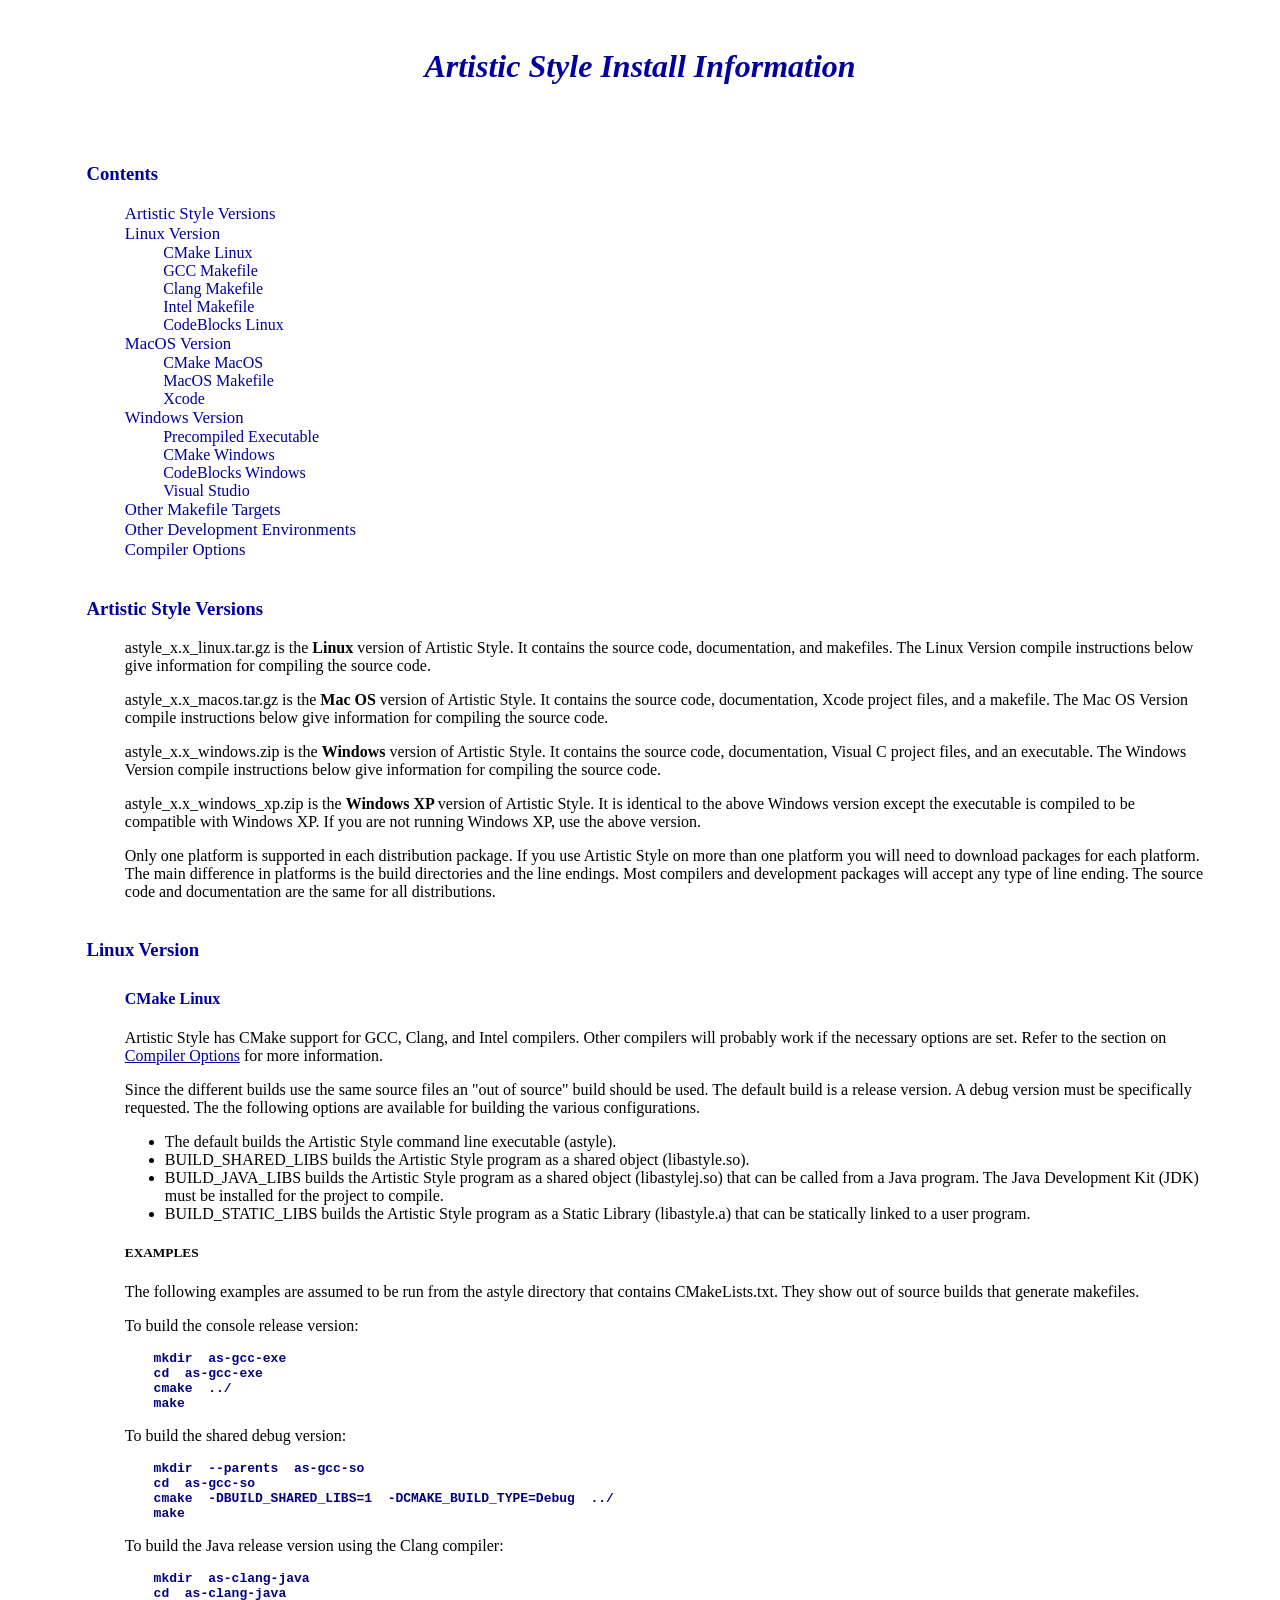
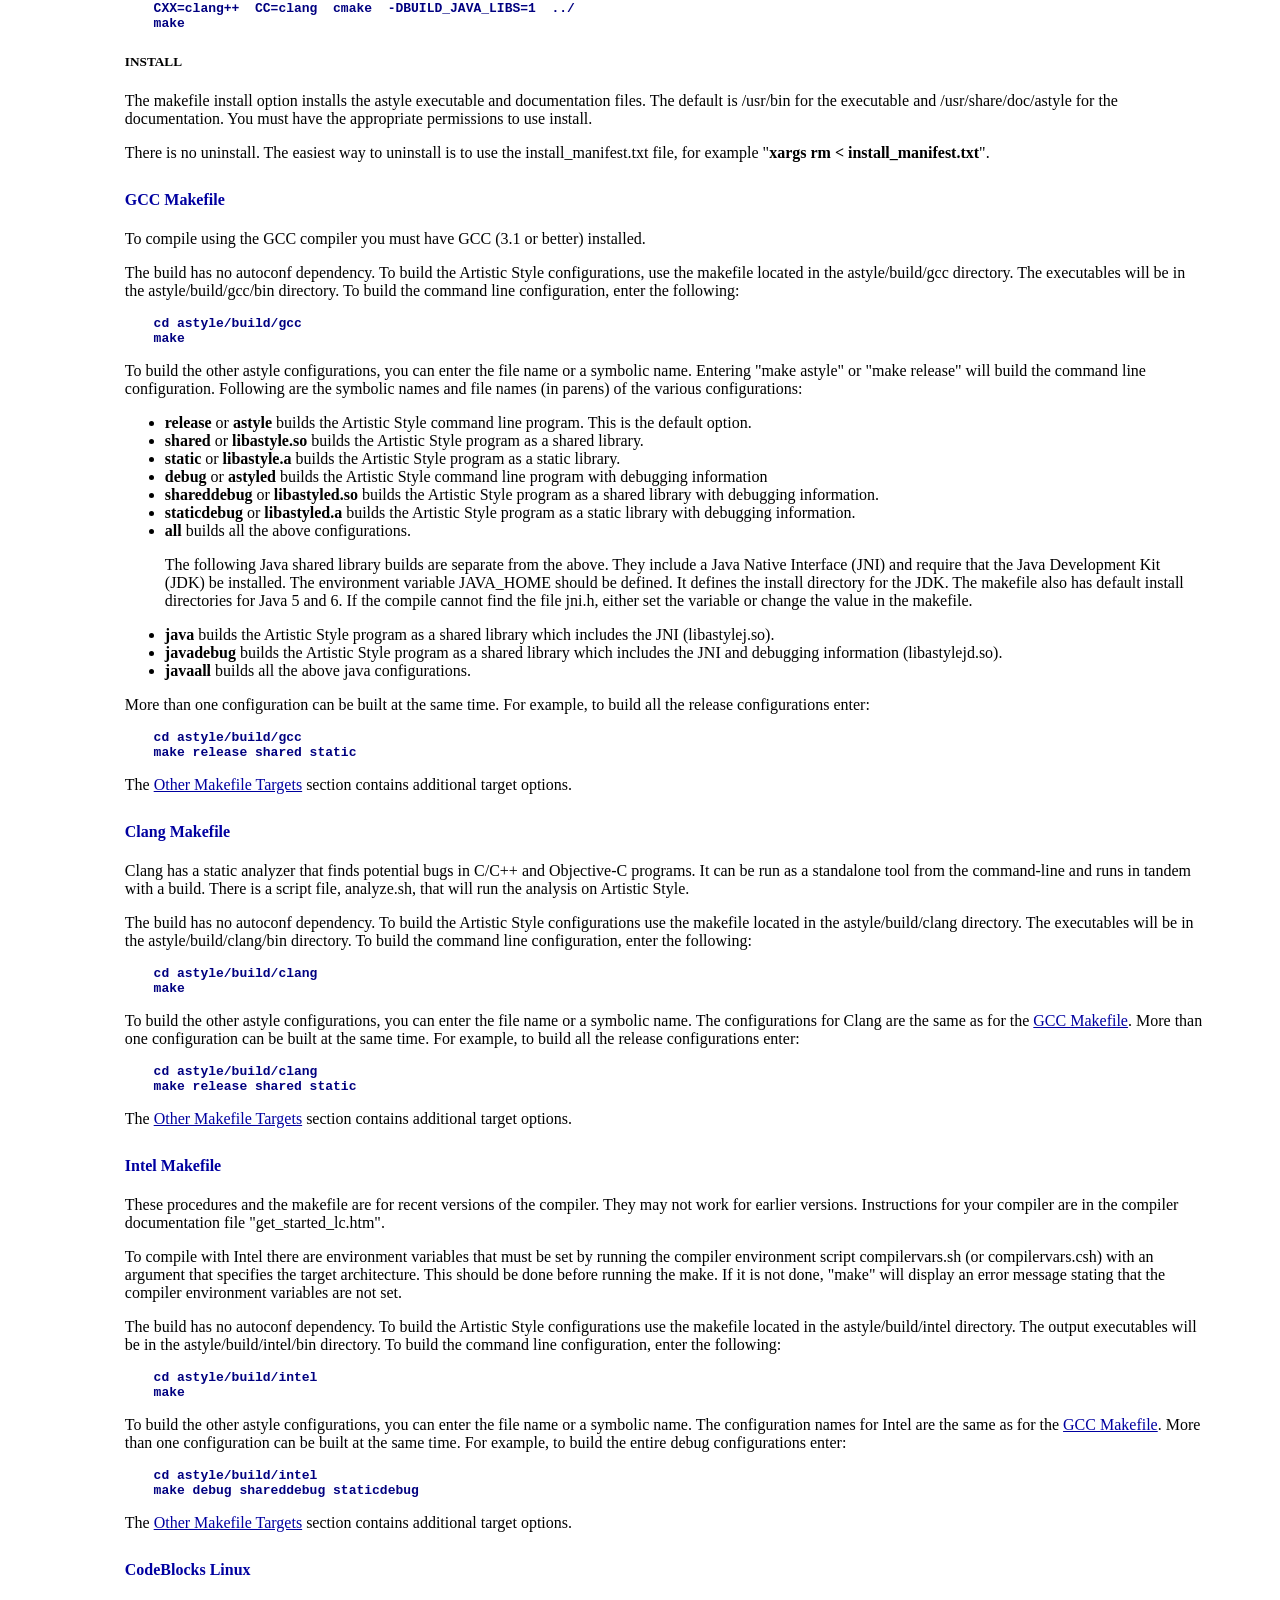
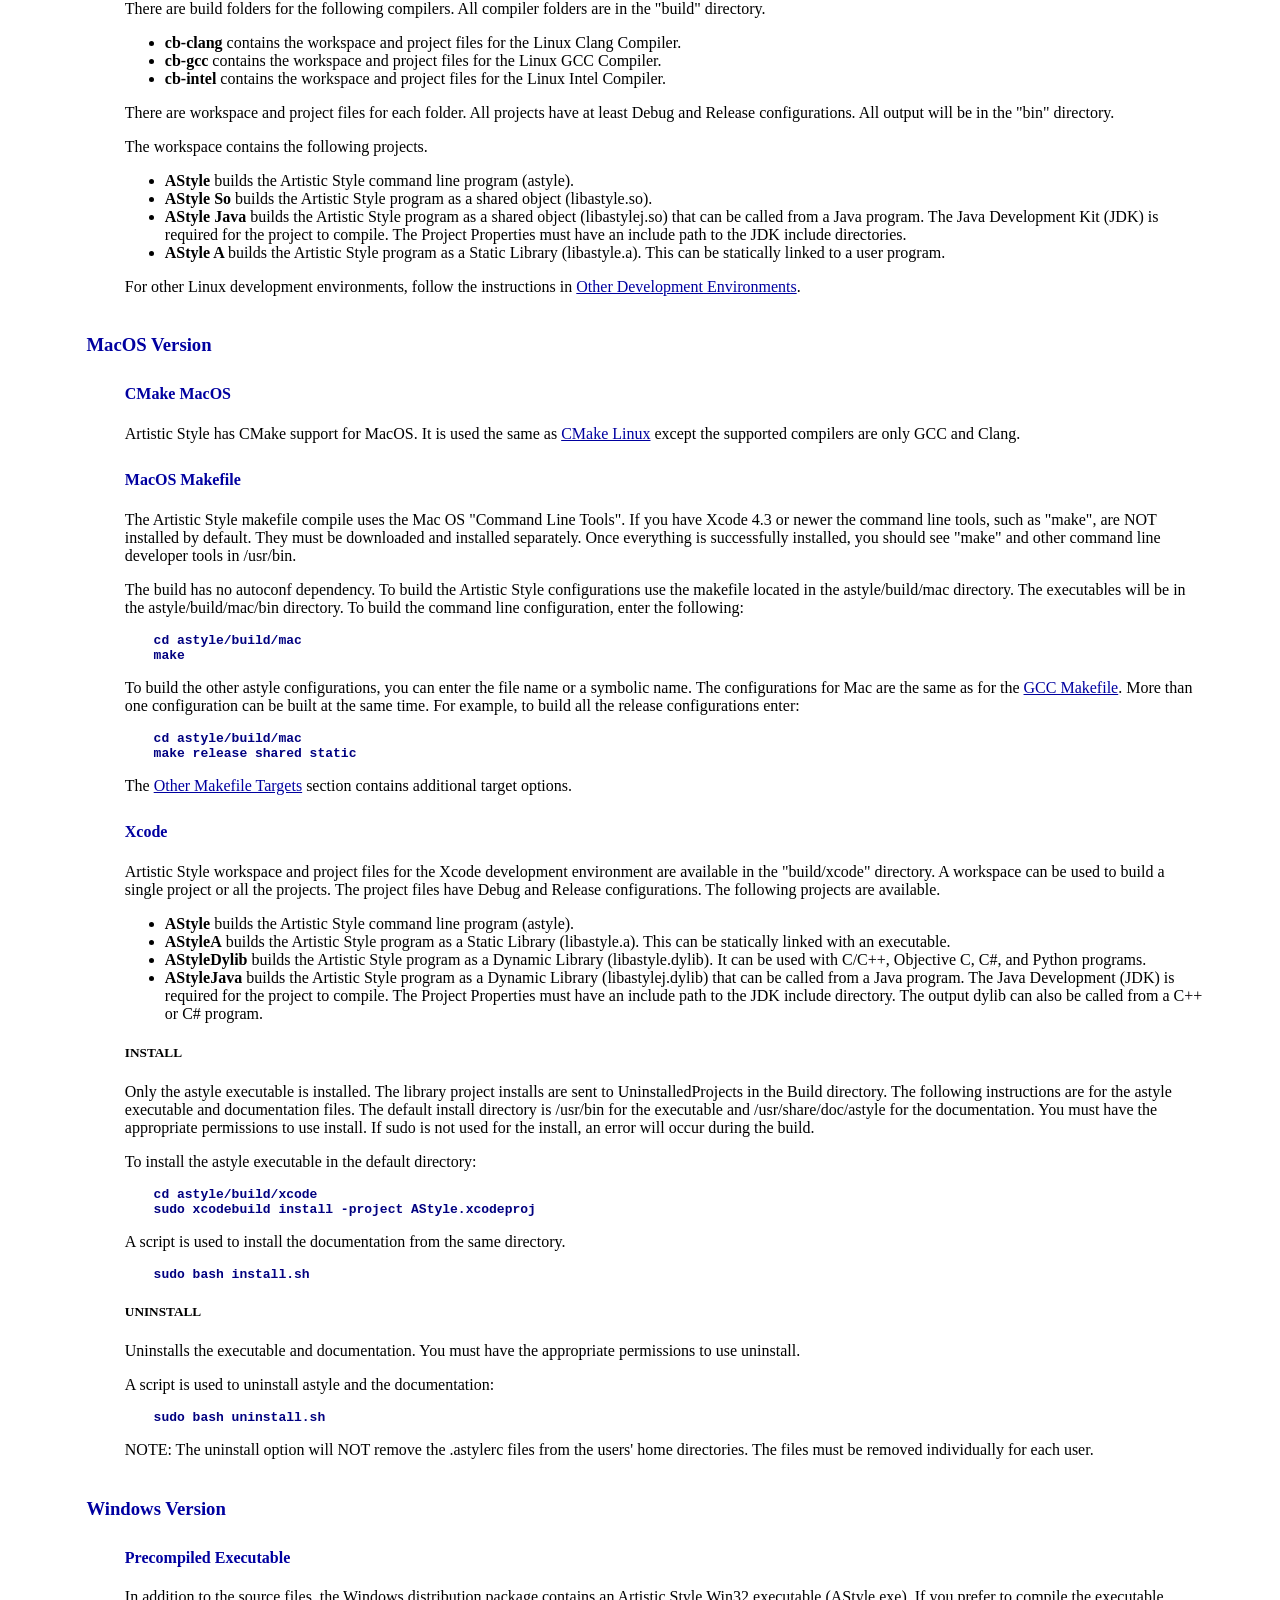
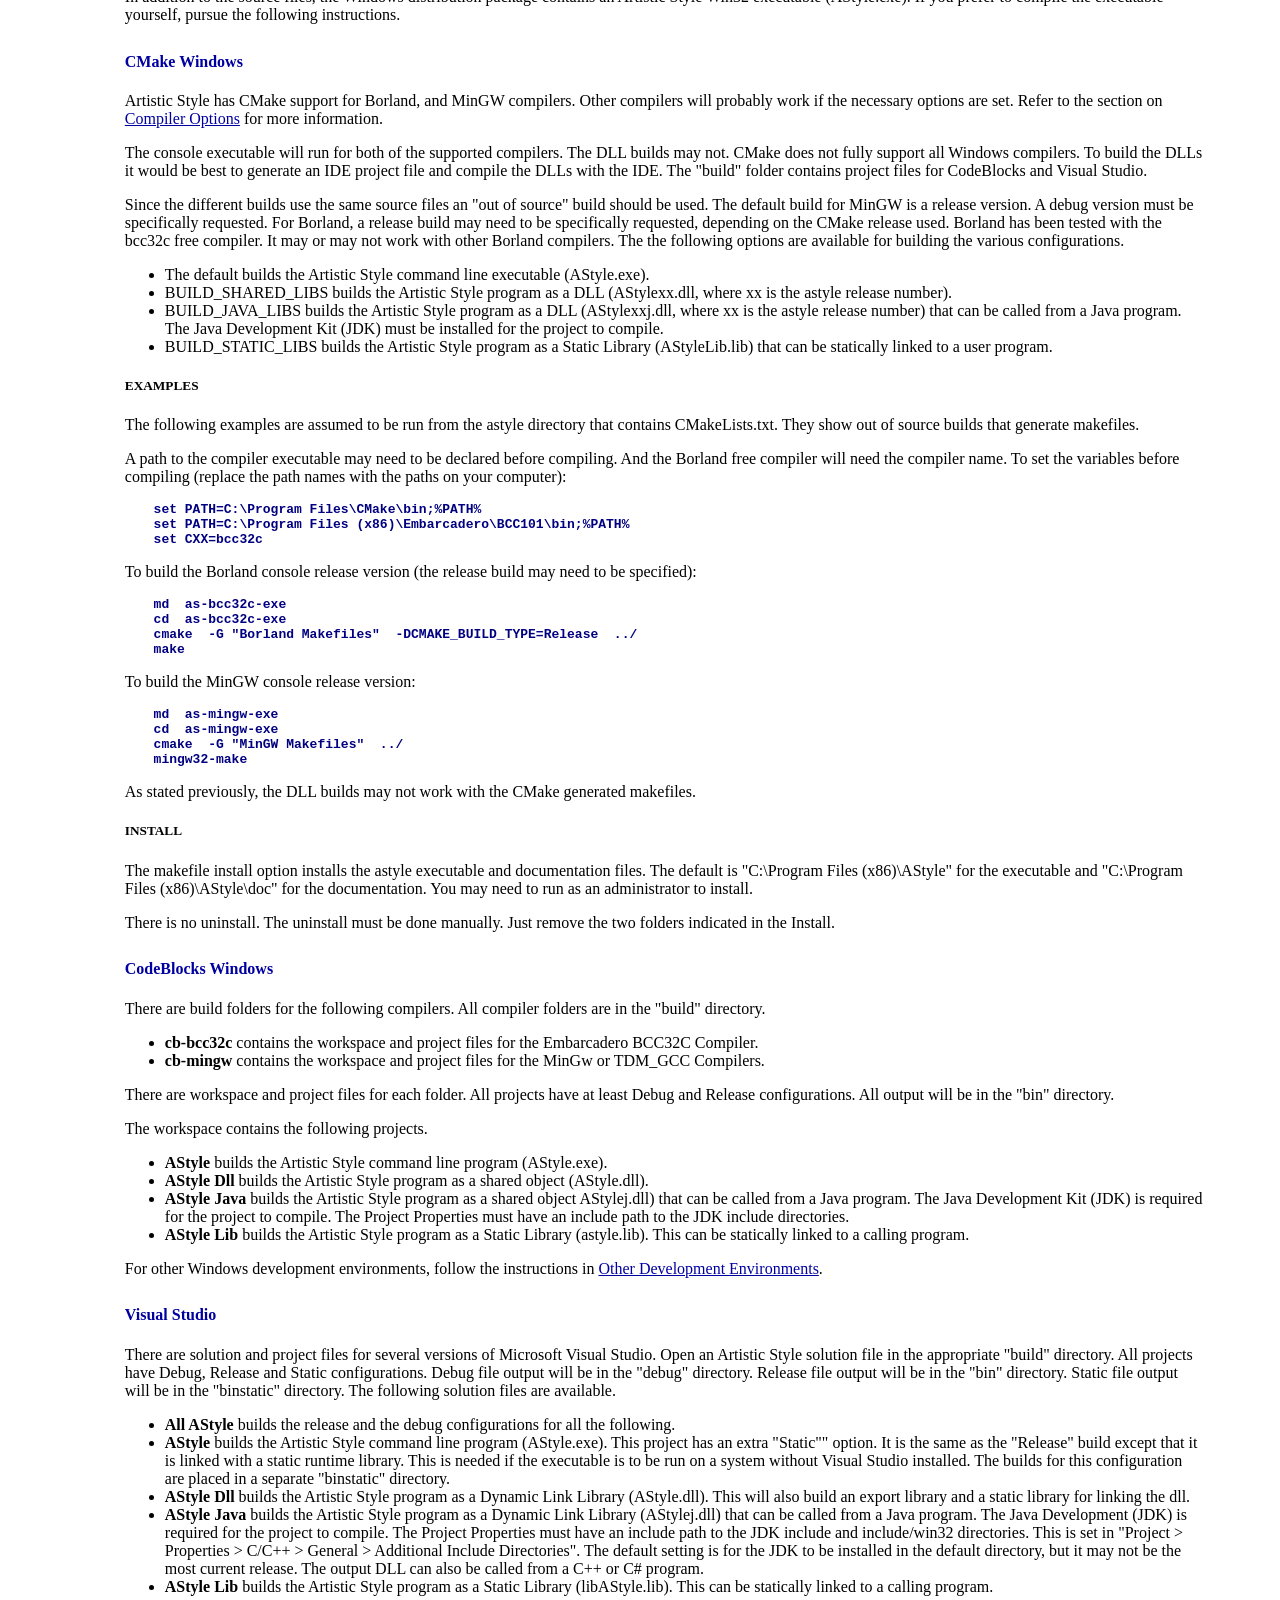
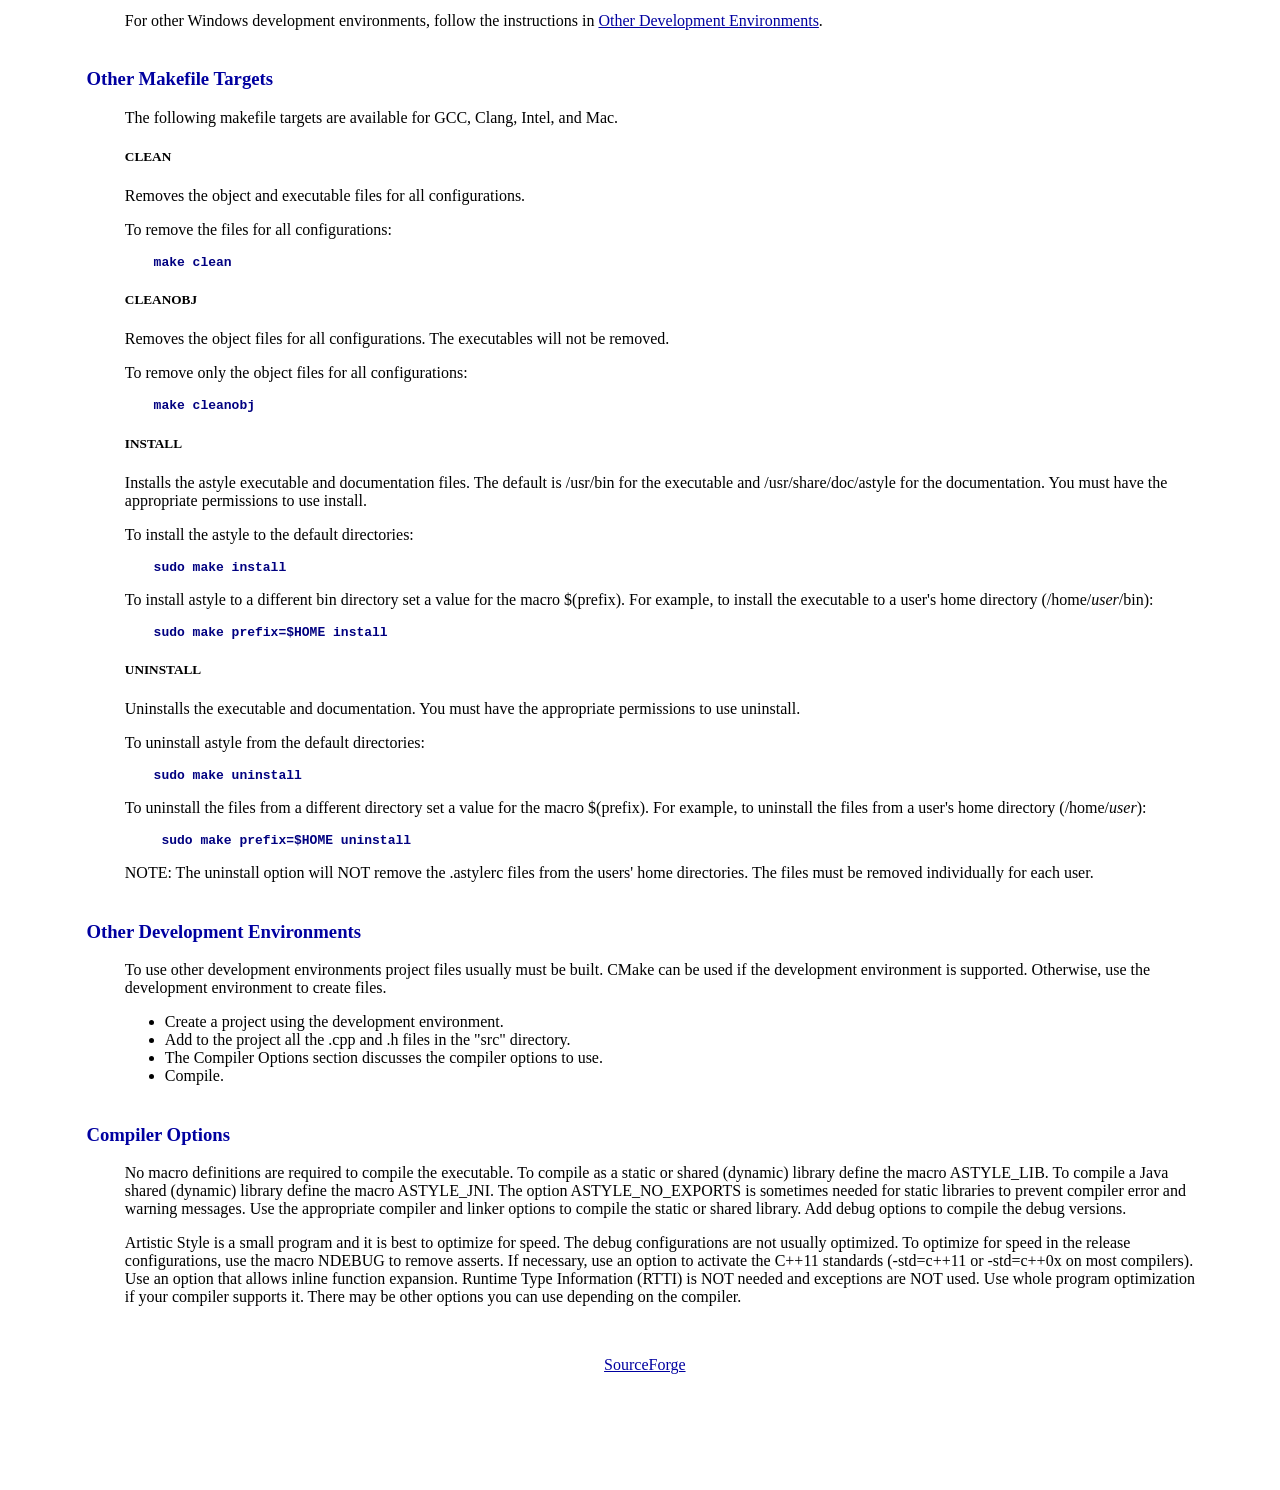
<file: AStyle/doc/install.html>
<!DOCTYPE HTML PUBLIC "-//W3C//DTD HTML 4.01//EN" "http://www.w3.org/TR/html4/strict.dtd">

<html lang="en" xmlns="http://www.w3.org/1999/xhtml">

<head>
    <title>Artistic Style - Install Information</title>
    <meta http-equiv="Content-Language" content="en-us" />
    <meta http-equiv="Content-Type" content="text/html; charset=us-ascii" />
    <link href="favicon.ico" rel="shortcut icon" type="image/x-icon" />
    <link href="styles.css" rel="stylesheet" type="text/css" />
</head>

<body>

    <h1>Artistic Style Install Information</h1>

    <p>
        &nbsp;</p>

    <h3 id="Contents">Contents</h3>

    <p class="contents1">
        <a class="contents" href="#_Artistic_Style_Versions">Artistic Style Versions</a></p>
    <p class="contents1">
        <a class="contents" href="#_Linux_Version">Linux Version</a></p>
    <p class="contents2">
        <a class="contents" href="#_CMake_Linux">CMake Linux</a></p>
    <p class="contents2">
        <a class="contents" href="#_GCC_Makefile">GCC Makefile</a></p>
    <p class="contents2">
        <a class="contents" href="#_Clang_Makefile">Clang Makefile</a></p>
    <p class="contents2">
        <a class="contents" href="#_Intel_Makefile">Intel Makefile</a></p>
    <p class="contents2">
        <a class="contents" href="#_CodeBlocks_Linux">CodeBlocks Linux</a></p>
    <p class="contents1">
        <a class="contents" href="#_MacOS_Version">MacOS Version</a></p>
    <p class="contents2">
        <a class="contents" href="#_CMake_MacOS">CMake MacOS</a></p>
    <p class="contents2">
        <a class="contents" href="#_MacOS_Makefile">MacOS Makefile</a></p>
    <p class="contents2">
        <a class="contents" href="#_Xcode">Xcode</a></p>
    <p class="contents1">
        <a class="contents" href="#_Windows_Version">Windows Version</a></p>
    <p class="contents2">
        <a class="contents" href="#_Precompiled_Executable">Precompiled Executable</a></p>
    <p class="contents2">
        <a class="contents" href="#_CMake_Windows">CMake Windows</a></p>
    <p class="contents2">
        <a class="contents" href="#_CodeBlocks_Windows">CodeBlocks Windows</a></p>
    <p class="contents2">
        <a class="contents" href="#_Visual_Studio">Visual Studio</a></p>
    <p class="contents1">
        <a class="contents" href="#_Other_Makefile_Targets">Other Makefile Targets</a></p>
    <p class="contents1">
        <a class="contents" href="#_Other_Development_Environments">Other Development Environments</a></p>
    <p class="contents1">
        <a class="contents" href="#_Compiler_Options">Compiler Options</a></p>

    <h3 id="_Artistic_Style_Versions">Artistic Style Versions</h3>

    <p>
        astyle_x.x_linux.tar.gz is the <strong>Linux </strong>version of Artistic Style. It contains the source code,
        documentation, and makefiles. The Linux Version compile instructions below give information for compiling the
        source code.</p>
    <p>
        astyle_x.x_macos.tar.gz is the <strong>Mac OS </strong>version of Artistic Style. It contains the source code,
        documentation, Xcode project files, and a makefile. The Mac OS Version compile instructions below give information
        for compiling the source code.</p>
    <p>
        astyle_x.x_windows.zip is the <strong>Windows </strong>version of Artistic Style. It contains the source code,
        documentation, Visual C project files, and an executable. The Windows Version compile instructions below give
        information for compiling the source code.</p>
    <p>
        astyle_x.x_windows_xp.zip is the <strong>Windows XP </strong>version of Artistic Style. It is identical to the
        above Windows version except the executable is compiled to be compatible with Windows XP. If you are not running
        Windows XP, use the above version.</p>
    <p>
        Only one platform is supported in each distribution package. If you use Artistic Style on more than one platform
        you will need to download packages for each platform. The main difference in platforms is the build directories
        and the line endings. Most compilers and development packages will accept any type of line ending. The source
        code and documentation are the same for all distributions.</p>

    <h3 id="_Linux_Version">Linux Version </h3>

    <h4 id="_CMake_Linux">CMake Linux</h4>

    <p>
        Artistic Style has CMake support for GCC, Clang, and Intel compilers. Other compilers will probably work if 
        the necessary options are set. Refer to the section on <a href="#_Compiler_Options">Compiler Options</a> for 
        more information.</p>
    <p>
        Since the different builds use the same source files an &quot;out of source&quot; build should be used. The
        default build is a release version. A debug version must be specifically requested. The
        the following options are available for building the various configurations.</p>
    <ul>
        <li>The default builds the Artistic Style command line executable (astyle). </li>
        <li>BUILD_SHARED_LIBS builds the Artistic Style program as a shared object (libastyle.so). </li>
        <li>BUILD_JAVA_LIBS builds the Artistic Style program as a shared object (libastylej.so) that can be called 
            from a Java program. The Java Development Kit (JDK) must be installed for the project to compile.</li>
        <li>BUILD_STATIC_LIBS builds the Artistic Style program as a Static Library (libastyle.a) that can be 
            statically linked to a user program.</li>
    </ul>

    <h5>EXAMPLES</h5>

    <p>
        The following examples are assumed to be run from the astyle directory that contains 
        CMakeLists.txt. They show out of source builds that generate makefiles.</p>
    <p>
        To build the console release version:</p>
    <pre>mkdir  as-gcc-exe
cd  as-gcc-exe
cmake  ../
make
</pre>
    <p>
        To build the shared debug version:</p>
    <pre>mkdir  --parents  as-gcc-so
cd  as-gcc-so
cmake  -DBUILD_SHARED_LIBS=1  -DCMAKE_BUILD_TYPE=Debug  ../
make
</pre>
    <p>
        To build the Java release version using the Clang compiler:</p>
    <pre>mkdir  as-clang-java
cd  as-clang-java
CXX=clang++  CC=clang  cmake  -DBUILD_JAVA_LIBS=1  ../
make
</pre>

    <h5>INSTALL</h5>

    <p>
        The makefile install option installs the astyle executable and documentation files. The default is /usr/bin for
        the executable and /usr/share/doc/astyle for the documentation. You must have the appropriate permissions to use
        install. </p>

    <p>
        There is no uninstall. The easiest way to uninstall is to use the install_manifest.txt file, for example 
        &quot;<strong>xargs rm &lt; install_manifest.txt</strong>&quot;.</p>

    <h4 id="_GCC_Makefile">GCC Makefile</h4>

    <p>
        To compile using the GCC compiler you must have GCC (3.1 or better) installed.</p>
    <p>
        The build has no autoconf dependency. To build the Artistic Style configurations, use the makefile located in
        the astyle/build/gcc directory. The executables will be in the astyle/build/gcc/bin directory. To build the 
        command line configuration, enter the following:</p>
    <pre>cd astyle/build/gcc<br />make
</pre>
    <p>
        To build the other astyle configurations, you can enter the file name or a symbolic name. Entering "make astyle"
        or "make release" will build the command line configuration. Following are the symbolic names and file names (in
        parens) of the various configurations:</p>
    <ul>
        <li><strong>release</strong> or <strong>astyle</strong> builds the Artistic Style command line program. This is the
            default option. </li>
        <li><strong>shared</strong> or <strong>libastyle.so</strong> builds the Artistic Style program as a shared 
            library. </li>
        <li><strong>static</strong> or <strong>libastyle.a</strong> builds the Artistic Style program as a static 
            library. </li>
        <li><strong>debug</strong> or <strong>astyled</strong> builds the Artistic Style command line program with debugging
            information </li>
        <li><strong>shareddebug</strong> or <strong>libastyled.so</strong> builds the Artistic Style program as a shared library
            with debugging information. </li>
        <li><strong>staticdebug</strong> or <strong>libastyled.a</strong> builds the Artistic Style program as a static library
            with debugging information. </li>
        <li><strong>all</strong> builds all the above configurations.
            <p>
                The following Java shared library builds are separate from the above. They include a Java Native Interface (JNI)
                and require that the Java Development Kit (JDK) be installed. The environment variable JAVA_HOME should be defined.
                It defines the install directory for the JDK. The makefile also has default install directories for Java 5 and
                6. If the compile cannot find the file jni.h, either set the variable or change the value in the 
                makefile.</p>
        </li>
        <li><strong>java </strong>builds the Artistic Style program as a shared library which includes the JNI (libastylej.so).
        </li>
        <li><strong>javadebug </strong>builds the Artistic Style program as a shared library which includes the JNI and debugging
            information
            (libastylejd.so).</li>
        <li><strong>javaall </strong>builds all the above java configurations.</li>
    </ul>
    <p>
        More than one configuration can be built at the same time. For example, to build all the release configurations
        enter:</p>
    <pre>cd astyle/build/gcc<br />make release shared static</pre>
    <p>
        The <a href="#_Other_Makefile_Targets">Other Makefile Targets</a> section contains additional target 
        options.</p>

    <h4 id="_Clang_Makefile">Clang Makefile</h4>

    <p>
        Clang has a static analyzer that finds potential bugs in C/C++ and Objective-C programs. It can be run as a standalone
        tool from the command-line and runs in tandem with a build. There is a script file, analyze.sh, that will run
        the analysis on Artistic Style.</p>
    <p>
        The build has no autoconf dependency. To build the Artistic Style configurations use the makefile located in the
        astyle/build/clang directory. The executables will be in the astyle/build/clang/bin directory. To build the command
        line configuration, enter the following:</p>
    <pre>cd astyle/build/clang<br />make
</pre>
    <p>
        To build the other astyle configurations, you can enter the file name or a symbolic name. The configurations for
        Clang are the same as for the <a href="#_GCC_Makefile">GCC Makefile</a>. More than one configuration can be
        built at the same time. For example, to build all the release configurations enter:</p>
    <pre>cd astyle/build/clang<br />make release shared static
</pre>
    <p>
        The <a href="#_Other_Makefile_Targets">Other Makefile Targets</a> section contains additional target 
        options.</p>

    <h4 id="_Intel_Makefile">Intel Makefile</h4>

    <p>
        These procedures and the makefile are for recent versions of the compiler. They may not work for earlier versions.
        Instructions for your compiler are in the compiler documentation file "get_started_lc.htm".</p>
    <p>
        To compile with Intel there are environment variables that must be set by running the compiler environment 
        script compilervars.sh (or compilervars.csh) with an argument that specifies the target architecture. This
        should be done before running the make. If it is not done, &quot;make&quot; will display an error message
        stating that the compiler environment variables are not set.</p>
    <p>
        The build has no autoconf dependency. To build the Artistic Style configurations use the makefile located in the
        astyle/build/intel directory. The output executables will be in the astyle/build/intel/bin directory. To build
        the command line configuration, enter the following:</p>
    <pre>cd astyle/build/intel<br />make</pre>
    <p>
        To build the other astyle configurations, you can enter the file name or a symbolic name. The configuration names
        for Intel are the same as for the <a href="#_GCC_Makefile">GCC Makefile</a>. More than one configuration can be
        built at the same time. For example, to build the entire debug configurations enter:</p>
    <pre>cd astyle/build/intel<br />make debug shareddebug staticdebug</pre>
    <p>
        The <a href="#_Other_Makefile_Targets">Other Makefile Targets</a> section contains additional target 
        options.</p>

    <h4 id="_CodeBlocks_Linux">CodeBlocks Linux</h4>

    <p>
        There are build folders for the following compilers. All compiler folders are in the &quot;build&quot; directory.
    </p>
    <ul>
        <li><strong>cb-clang</strong> contains the workspace and project files for the Linux Clang Compiler.</li>
        <li><strong>cb-gcc</strong> contains the workspace and project files for the Linux GCC Compiler.</li>
        <li><strong>cb-intel</strong> contains the workspace and project files for the Linux Intel Compiler.</li>
    </ul>
    <p>
        There are workspace and project files for each folder. All projects have at least Debug and Release 
        configurations. All output will be in the &quot;bin&quot; directory. </p>
    <p>
        The workspace contains the following projects.</p>
    <ul>
        <li><strong>AStyle </strong>builds the Artistic Style command line program (astyle). </li>
        <li><strong>AStyle So </strong>builds the Artistic Style program as a shared object (libastyle.so). </li>
        <li><strong>AStyle Java </strong>builds the Artistic Style program as a shared object (libastylej.so) that can
            be called from a Java program. The Java Development Kit (JDK) is required for the project to compile. The 
            Project Properties must have an include path to the JDK include directories.</li>
        <li><strong>AStyle A </strong>builds the Artistic Style program as a Static Library (libastyle.a). This can be
            statically linked to a user program.</li>
    </ul>

    <p>
        For other Linux development environments, follow the instructions in <a href="#_Other_Development_Environments">Other
            Development Environments</a>.</p>

    <h3 id="_MacOS_Version">MacOS Version</h3>

    <h4 id="_CMake_MacOS">CMake MacOS</h4>

    <p>
        Artistic Style has CMake support for MacOS. It is used the same as <a href="#_CMake_Linux">CMake Linux</a>
        except the supported compilers are only GCC and Clang.</p>

    <h4 id="_MacOS_Makefile">MacOS Makefile</h4>

    <p>
        The Artistic Style makefile compile uses the Mac OS &quot;Command Line Tools&quot;. If you have Xcode 4.3 or newer
        the command line tools, such as &quot;make&quot;, are NOT installed by default. They must be downloaded and installed
        separately. Once everything is successfully installed, you should see &quot;make&quot; and other command line
        developer tools in /usr/bin.</p>
    <p>
        The build has no autoconf dependency. To build the Artistic Style configurations use the makefile located in the
        astyle/build/mac directory. The executables will be in the astyle/build/mac/bin directory. To build the command
        line configuration, enter the following:</p>
    <pre>cd astyle/build/mac<br />make
</pre>
    <p>
        To build the other astyle configurations, you can enter the file name or a symbolic name. The configurations for
        Mac are the same as for the <a href="#_GCC_Makefile">GCC Makefile</a>. More than one configuration can be
        built at the same time. For example, to build all the release configurations enter:</p>
    <pre>cd astyle/build/mac<br />make release shared static
</pre>
    <p>
        The <a href="#_Other_Makefile_Targets">Other Makefile Targets</a> section contains additional target 
        options.</p>

    <h4 id="_Xcode">Xcode</h4>

    <p>
        Artistic Style workspace and project files for the Xcode development environment are available in the &quot;build/xcode&quot;
        directory. A workspace can be used to build a single project or all the projects. The project files have Debug
        and Release configurations. The following projects are available.</p>
    <ul>
        <li><strong>AStyle</strong> builds the Artistic Style command line program (astyle). </li>
        <li><strong>AStyleA</strong> builds the Artistic Style program as a Static Library (libastyle.a). This can be statically
            linked with an executable.</li>
        <li><strong>AStyleDylib</strong> builds the Artistic Style program as a Dynamic Library (libastyle.dylib). It can
            be used with C/C++, Objective C, C#, and Python programs.</li>
        <li><strong>AStyleJava</strong> builds the Artistic Style program as a Dynamic Library (libastylej.dylib) that can
            be called from a Java program. The Java Development (JDK) is required for the project to compile. The Project
            Properties must have an include path to the JDK include directory. The output dylib can also be called from a
            C++ or C# program.</li>
    </ul>

    <h5>INSTALL</h5>

    <p>
        Only the astyle executable is installed. The library project installs are sent to UninstalledProjects in
        the Build directory. The following instructions are for the astyle executable and documentation files. The default
        install directory is /usr/bin for the executable and /usr/share/doc/astyle for the documentation. You must have
        the appropriate permissions to use install. If sudo is not used for the install, an error will occur during the
        build.</p>
    <p>
        To install the astyle executable in the default directory:</p>
    <pre>cd astyle/build/xcode
sudo xcodebuild install -project AStyle.xcodeproj
</pre>
    <p>
        A script is used to install the documentation
        from the same directory.</p>
    <pre>sudo bash install.sh
</pre>

    <h5>UNINSTALL</h5>

    <p>
        Uninstalls the executable and documentation. You must have the appropriate permissions to use uninstall.</p>
    <p>
        A script is used to uninstall astyle and the documentation:</p>
    <pre>sudo bash uninstall.sh
</pre>
    <p>
        NOTE: The uninstall option will NOT remove the .astylerc files from the users' home directories. The files must
        be removed individually for each user.</p>

    <h3 id="_Windows_Version">Windows Version</h3>

    <h4 id="_Precompiled_Executable">Precompiled Executable</h4>

    <p>
        In addition to the source files, the Windows distribution package contains an Artistic Style Win32 executable
        (AStyle.exe). If you prefer to compile the executable yourself, pursue the following instructions.</p>

    <h4 id="_CMake_Windows">CMake Windows</h4>

    <p>
        Artistic Style has CMake support for Borland, and MinGW compilers. Other compilers will probably work if 
        the necessary options are set. Refer to the section on <a href="#_Compiler_Options">Compiler Options</a> for 
        more information.</p>
    <p>
        The console executable will run for both of the supported compilers. The DLL builds may not. CMake does not 
        fully support all Windows compilers. To build the DLLs it would be best to generate an IDE project file and 
        compile the DLLs with the IDE. The &quot;build&quot; folder contains project files for CodeBlocks and Visual Studio.
    </p>
    <p>
        Since the different builds use the same source files an &quot;out of source&quot; build should be used. The
        default build for MinGW is a release version. A debug version must be specifically requested. For 
        Borland, a release build may need to be specifically requested, depending on the CMake release used. Borland 
        has been tested with the bcc32c free compiler. It may or may not work with other Borland compilers. The the following
        options are available for building the various configurations.</p>
    <ul>
        <li>The default builds the Artistic Style command line executable (AStyle.exe). </li>
        <li>BUILD_SHARED_LIBS builds the Artistic Style program as a DLL (AStylexx.dll, where xx is the astyle release 
            number). </li>
        <li>BUILD_JAVA_LIBS builds the Artistic Style program as a DLL (AStylexxj.dll, where xx is the astyle release 
            number) that can be called from a Java program. The Java Development Kit (JDK) must be installed for the project
            to compile.</li>
        <li>BUILD_STATIC_LIBS builds the Artistic Style program as a Static Library (AStyleLib.lib) that can be 
            statically linked to a user program.</li>
    </ul>

    <h5>EXAMPLES</h5>

    <p>
        The following examples are assumed to be run from the astyle directory that contains 
        CMakeLists.txt. They show out of source builds that generate makefiles. </p>
    <p>
        A path to the compiler executable 
        may need to be declared before compiling. And the Borland free compiler will need the compiler name.
        To set the variables before compiling (replace the path names with the paths on your computer):</p>
    <pre>set PATH=C:\Program Files\CMake\bin;%PATH%
set PATH=C:\Program Files (x86)\Embarcadero\BCC101\bin;%PATH%
set CXX=bcc32c
</pre>
    <p>
        To build the Borland console release version (the release build may need to be specified):</p>
    <pre>md  as-bcc32c-exe
cd  as-bcc32c-exe
cmake  -G "Borland Makefiles"  -DCMAKE_BUILD_TYPE=Release  ../
make
</pre>
    <p>
        To build the MinGW console release version:</p>
    <pre>md  as-mingw-exe
cd  as-mingw-exe
cmake  -G "MinGW Makefiles"  ../
mingw32-make</pre>

    <p>As stated previously, the DLL builds may not work with the CMake generated makefiles.</p>
    <h5>INSTALL</h5>

    <p>
        The makefile install option installs the astyle executable and documentation files. The default is &quot;C:\Program
        Files (x86)\AStyle&quot; for the executable and &quot;C:\Program Files (x86)\AStyle\doc&quot; for the documentation.
        You may need to run as an administrator to install. </p>

    <p>
        There is no uninstall. The uninstall must be done manually. Just remove the two folders indicated in the 
        Install. </p>

    <h4 id="_CodeBlocks_Windows">CodeBlocks Windows</h4>

    <p>
        There are build folders for the following compilers. All compiler folders are in the &quot;build&quot; directory.
    </p>
    <ul>
        <li><strong>cb-bcc32c</strong> contains the workspace and project files for the Embarcadero BCC32C Compiler.</li>
        <li><strong>cb-mingw</strong> contains the workspace and project files for the MinGw or TDM_GCC Compilers.</li>
    </ul>

    <p>
        There are workspace and project files for each folder. All projects have at least Debug and Release configurations.
        All output
        will be in the &quot;bin&quot; directory.</p>
    <p>
        The workspace contains the following projects.</p>
    <ul>
        <li><strong>AStyle </strong>builds the Artistic Style command line program (AStyle.exe). </li>
        <li><strong>AStyle Dll </strong>builds the Artistic Style program as a shared object (AStyle.dll). </li>
        <li><strong>AStyle Java </strong>builds the Artistic Style program as a shared object AStylej.dll) that can
            be called from a Java program. The Java Development Kit (JDK) is required for the project to compile. The 
            Project Properties must have an include path to the JDK include directories.</li>
        <li><strong>AStyle Lib </strong>builds the Artistic Style program as a Static Library (astyle.lib). This can be
            statically linked to a calling program.</li>
    </ul>
    <p>
        For other Windows development environments, follow the instructions in <a href="#_Other_Development_Environments">
            Other Development Environments</a>.</p>

    <h4 id="_Visual_Studio">Visual Studio</h4>

    <p>
        There are solution and project files for several versions of Microsoft Visual Studio. Open an Artistic Style solution
        file in the appropriate &quot;build&quot; directory. All projects have Debug, Release and Static configurations.
        Debug file output will be in the &quot;debug&quot; directory. Release file output will be in the &quot;bin&quot;
        directory. Static file output will be in the "binstatic" directory. The following solution files are 
        available.</p>
    <ul>
        <li><strong>All AStyle </strong>builds the release and the debug configurations for all the following.
        </li>
        <li><strong>AStyle </strong>builds the Artistic Style command line program (AStyle.exe). This project has an extra
            &quot;Static&quot;" option. It is the same as the &quot;Release&quot; build except that it is linked with a static
            runtime library. This is needed if the executable is to be run on a system without Visual Studio installed. The
            builds for this configuration are placed in a separate &quot;binstatic&quot; directory. </li>
        <li><strong>AStyle Dll </strong>builds the Artistic Style program as a Dynamic Link Library (AStyle.dll). This will
            also build an export library and a static library for linking the dll. </li>
        <li><strong>AStyle Java </strong>builds the Artistic Style program as a Dynamic Link Library (AStylej.dll) that can
            be called from a Java program. The Java Development (JDK) is required for the project to compile. The Project
            Properties must have an include path to the JDK include and include/win32 directories. This is set in &quot;Project
            &gt; Properties &gt; C/C++ &gt; General &gt; Additional&nbsp;Include&nbsp;Directories&quot;. The default setting
            is for the JDK to be installed in the default directory, but it may not be the most current release. The output
            DLL can also be called from a C++ or C# program.</li>
        <li><strong>AStyle Lib </strong>builds the Artistic Style program as a Static Library (libAStyle.lib). This can be
            statically linked to a calling program.</li>
    </ul>
    <p>
        For other Windows development environments, follow the instructions in <a href="#_Other_Development_Environments">
            Other Development Environments</a>.</p>

    <h3 id="_Other_Makefile_Targets">Other Makefile Targets</h3>

    <p>
        The following makefile targets are available for GCC, Clang, Intel, and Mac.</p>

    <h5>CLEAN</h5>

    <p>
        Removes the object and executable files for all configurations.</p>
    <p>
        To remove the files for all configurations:</p>
    <pre>make clean
</pre>

    <h5>CLEANOBJ</h5>

    <p>
        Removes the object files for all configurations. The executables will not be removed.</p>
    <p>
        To remove only the object files for all configurations:</p>
    <pre>make cleanobj
</pre>

    <h5>INSTALL</h5>

    <p>
        Installs the astyle executable and documentation files. The default is /usr/bin for the executable and /usr/share/doc/astyle
        for the documentation. You must have the appropriate permissions to use install.</p>
    <p>
        To install the astyle to the default directories:</p>
    <pre>sudo make install
</pre>
    <p>
        To install astyle to a different bin directory set a value for the macro $(prefix). For example, to install the
        executable to a user's home directory (/home/<i>user</i>/bin):</p>
    <pre>sudo make prefix=$HOME install
</pre>

    <h5>UNINSTALL</h5>

    <p>
        Uninstalls the executable and documentation. You must have the appropriate permissions to use uninstall.</p>
    <p>
        To uninstall astyle from the default directories:</p>
    <pre>sudo make uninstall
</pre>
    <p>
        To uninstall the files from a different directory set a value for the macro $(prefix). For example, to uninstall
        the files from a user's home directory (/home/<i>user</i>):</p>
    <pre> sudo make prefix=$HOME uninstall
</pre>
    <p>
        NOTE: The uninstall option will NOT remove the .astylerc files from the users' home directories. The files must
        be removed individually for each user.</p>

    <h3 id="_Other_Development_Environments">Other Development Environments</h3>

    <p>
        To use other development environments project files usually must be built. CMake can be used if the development
        environment is supported. Otherwise, use the development environment to create files.</p>
    <ul>
        <li>Create a project using the development environment.</li>
        <li>Add to the project all the .cpp and .h files in the "src" directory.</li>
        <li>The Compiler Options section discusses the compiler options to use.</li>
        <li>Compile.</li>
    </ul>

    <h3 id="_Compiler_Options">Compiler Options</h3>

    <p>
        No macro definitions are required to compile the executable. To compile as a static or shared (dynamic) library
        define the macro ASTYLE_LIB. To compile a Java shared (dynamic) library define the macro ASTYLE_JNI. The
        option ASTYLE_NO_EXPORTS is sometimes needed for static libraries to prevent compiler error and warning
        messages. Use the appropriate compiler and linker options to compile the static or shared library. Add debug
        options to compile the debug versions.</p>
    <p>
        Artistic Style is a small program and it is best to optimize for speed. The debug configurations are not usually
        optimized. To optimize for speed in the release configurations, use the macro NDEBUG to remove asserts. If
        necessary, use an option to activate the C++11 standards (-std=c++11 or -std=c++0x on most compilers). Use an
        option that allows inline function expansion. Runtime Type Information (RTTI) is NOT needed and exceptions are
        NOT used. Use whole program optimization if your compiler supports it. There may be other options you can use
        depending on the compiler. </p>
    <p>
        &nbsp;</p>

    <p style="margin-left: -0.4in; text-align: center;">
        <a href="http://sourceforge.net/projects/astyle">
            SourceForge
        </a></p>

    <p>
        &nbsp;</p>
    <p>
        &nbsp;</p>

</body>

</html>
</file>
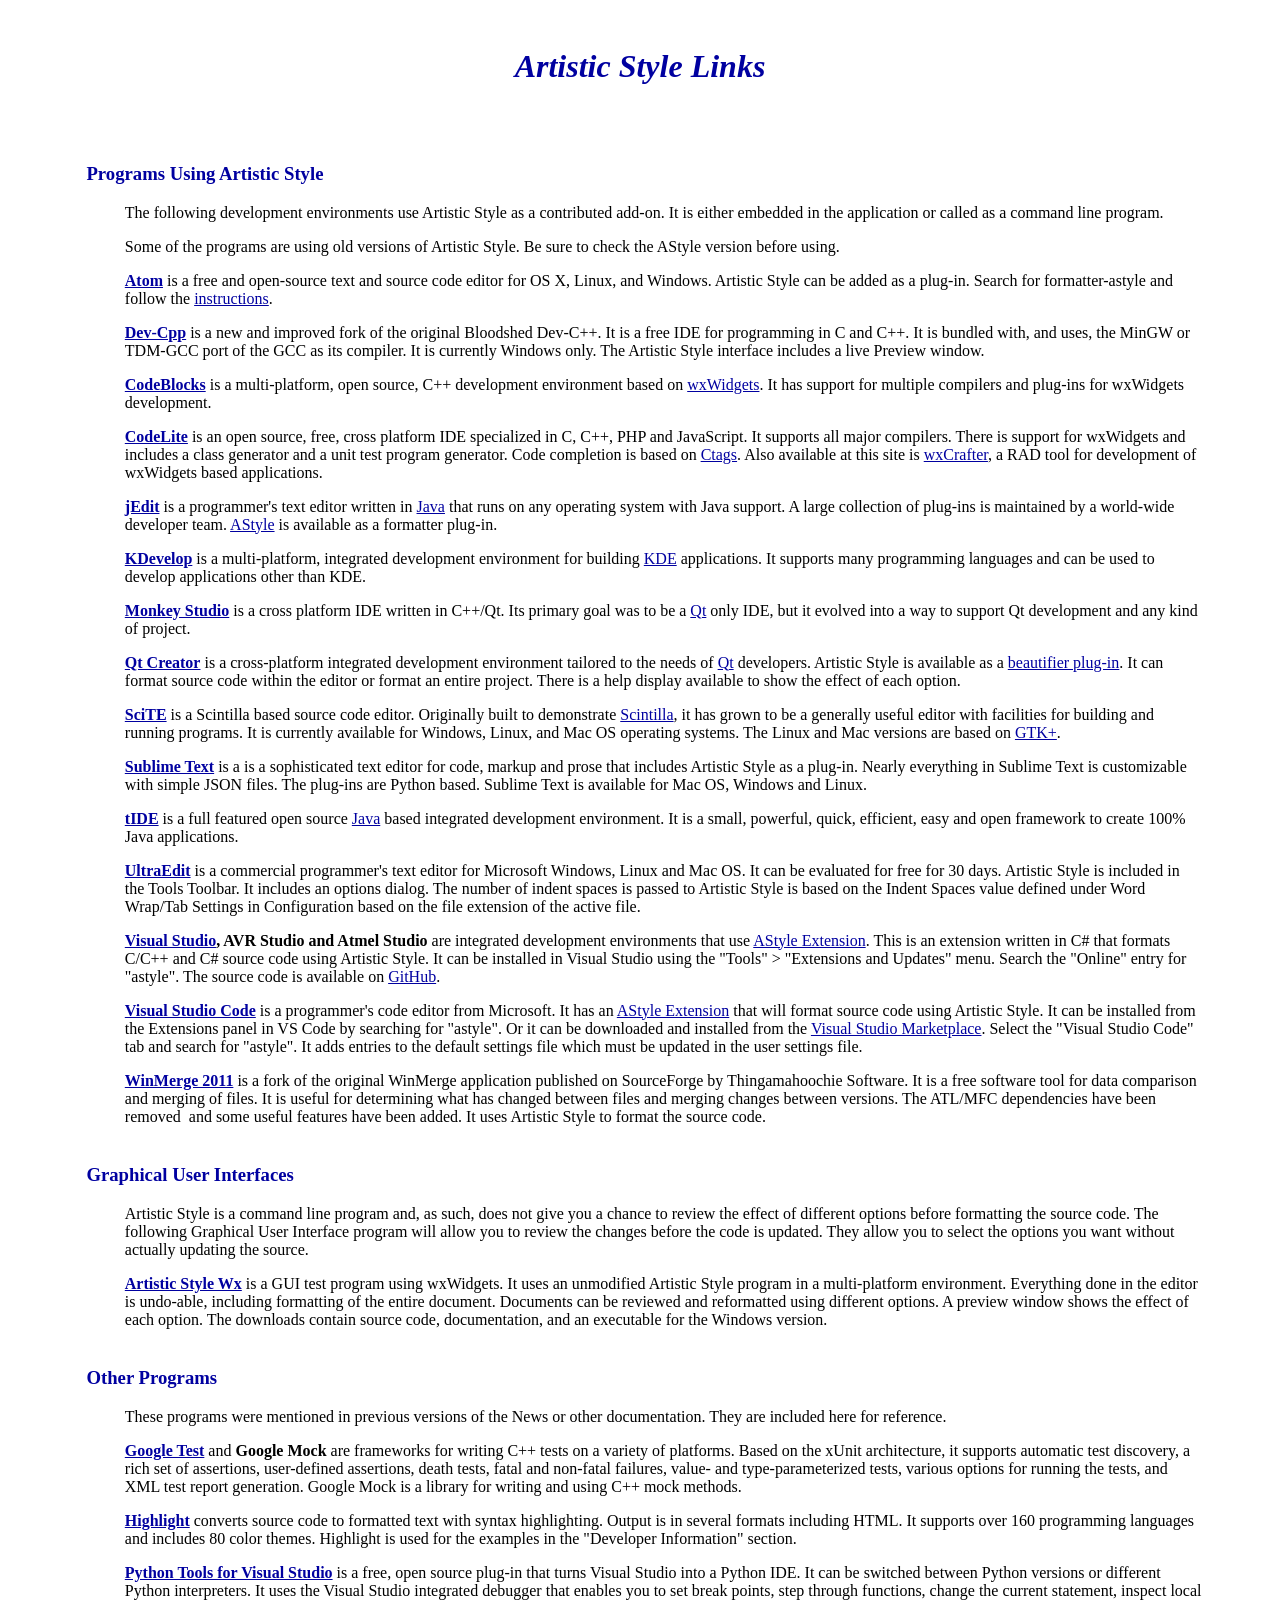
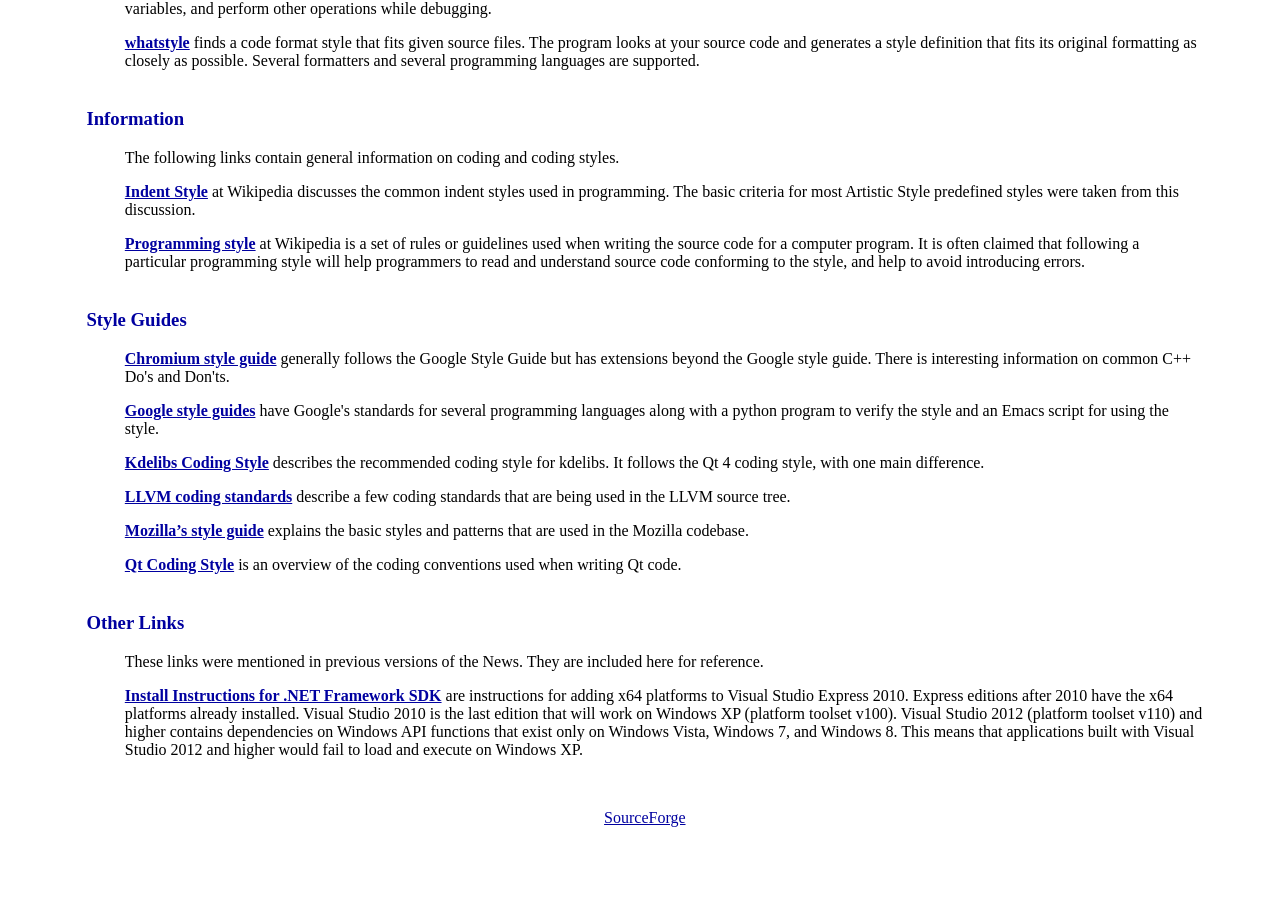
<file: AStyle/doc/links.html>
<!DOCTYPE HTML PUBLIC "-//W3C//DTD HTML 4.01//EN" "http://www.w3.org/TR/html4/strict.dtd">

<html lang="en" xmlns="http://www.w3.org/1999/xhtml">

<head>
    <title>Artistic Style - Links</title>
    <meta http-equiv="Content-Language" content="en-us" />
    <meta http-equiv="Content-Type" content="text/html; charset=us-ascii" />
    <link href="favicon.ico" rel="shortcut icon" type="image/x-icon" />
    <link href="styles.css" rel="stylesheet" type="text/css" />
</head>

<body>

    <h1>Artistic Style Links</h1>

    <p>
        &nbsp;</p>

    <h3>Programs Using Artistic Style</h3>

    <p>
        The following development environments use Artistic Style as a contributed add-on. It is either embedded in the
        application or called as a command line program. </p>
    <p>
        Some of the programs are using old versions of Artistic 
        Style. Be sure to check the AStyle version before using.</p>
    <p>
        <a href="https://atom.io/" target="_blank" title="open new window"><strong>Atom</strong></a> is a free and open-source
        text and source code editor for OS X, Linux, and Windows. Artistic Style can be added as a plug-in. Search for
        formatter-astyle and follow the <a href="https://atom.io/packages/formatter-astyle"
            target="_blank" title="open new window">instructions</a>.</p>
    <p>
        <a href="http://sourceforge.net/projects/orwelldevcpp/" target="_blank" title="open new window"><strong>Dev-Cpp</strong></a>
        is a new and improved fork of the original Bloodshed Dev-C++. It is a free IDE for programming in C and C++. It
        is bundled with, and uses, the MinGW or TDM-GCC port of the GCC as its compiler. It is currently Windows only.
        The Artistic Style interface includes a live Preview window.</p>
    <p>
        <a href="http://www.codeblocks.org/" target="_blank" title="open new window"><strong>CodeBlocks</strong></a> is
        a multi-platform, open source, C++ development environment based on <a href="http://www.wxwidgets.org/" target="_blank"
            title="open new window">wxWidgets</a>. It has support for multiple compilers and plug-ins for wxWidgets 
        development.</p>
    <p>
        <a href="http://www.codelite.org/" target="_blank" title="open new window"><strong>CodeLite</strong></a> is an
        open source, free, cross platform IDE specialized in C, C++, PHP and JavaScript. It supports all major 
        compilers. There is support for wxWidgets and includes a class
        generator and a unit test program generator. Code completion is based on <a href="http://ctags.sourceforge.net/"
            target="_blank" title="open new window">Ctags</a>. Also available at this site is <a href="https://wxcrafter.codelite.org/"
                target="_blank" title="open new window">wxCrafter</a>, a RAD tool for development of wxWidgets based applications.
    </p>
    <p>
        <a href="http://www.jedit.org/" target="_blank" title="open new window"><strong>jEdit</strong></a> is a programmer's
        text editor written in <a href="http://www.oracle.com/technetwork/java/" target="_blank" title="open new window">Java</a>
        that runs on any operating system with Java support. A large collection of plug-ins is maintained by a world-wide
        developer team. <a href="http://plugins.jedit.org/list.php?category=13" target="_blank" title="open new window">AStyle</a>
        is available as a formatter plug-in.</p>
    <p>
        <a href="http://www.kdevelop.org/" target="_blank" title="open new window"><strong>KDevelop</strong></a> is a
        multi-platform, integrated development environment for building <a href="http://www.kde.org/" target="_blank" title="open new window">
            KDE</a> applications. It supports many programming languages and can be used to develop applications other
        than KDE.</p>
    <p>
        <a href="http://monkeystudio.pasnox.com" target="_blank" title="open new window"><strong>Monkey Studio</strong></a>
        is a cross platform IDE written in C++/Qt. Its primary goal was to be a <a href="https://www.qt.io/" target="_blank"
            title="open new window">Qt</a> only IDE, but it evolved into a way to support Qt development and any kind
        of project.</p>
    <p>
        <a href="https://www.qt.io/ide/" target="_blank" title="open new window"><strong>Qt Creator</strong></a> is a
        cross-platform integrated development environment tailored to the needs of <a href="https://www.qt.io/"
            target="_blank" title="open new window">Qt</a> developers.  Artistic Style is available as a
        <a href="https://doc.qt.io/qtcreator/creator-beautifier.html" target="_blank" title="open new window">beautifier plug-in</a>.
        It can format source code within the editor or format an entire project. There is a help display available to
        show the effect of each option.</p>
    <p>
        <a href="http://www.scintilla.org/SciTE.html" target="_blank" title="open new window"><strong>SciTE</strong></a>
        is a Scintilla based source code editor. Originally built to demonstrate <a href="http://www.scintilla.org/"
            target="_blank" title="open new window">Scintilla</a>, it has grown to be a generally useful editor with facilities
        for building and running programs. It is currently available for Windows, Linux, and Mac OS operating systems.
        The Linux and Mac versions are based on <a href="https://www.gtk.org/" target="_blank"
            title="open new window">GTK+</a>.</p>
    <p>
        <a href="http://www.sublimetext.com/" target="_blank" title="open new window"><strong>Sublime Text</strong></a>
        is a is a sophisticated text editor for code, markup and prose that includes Artistic Style as a plug-in. Nearly
        everything in Sublime Text is customizable with simple JSON files. The plug-ins are Python based.
        Sublime Text is available for Mac OS, Windows and Linux.</p>
    <p>
        <a href="https://sourceforge.net/projects/tide/" target="_blank" title="open new window"><strong>tIDE</strong></a>
        is a full featured open source <a href="http://www.oracle.com/technetwork/java/" target="_blank" title="open new window">
            Java</a> based integrated development environment. It is a small, powerful, quick, efficient, easy and open
        framework to create 100% Java applications.</p>
    <p>
        <a href="http://www.ultraedit.com/" target="_blank" title="open new window"><strong>UltraEdit</strong></a> is
        a commercial programmer&#39;s text editor for Microsoft Windows, Linux and Mac OS. It can be evaluated for free
        for 30 days. Artistic Style is included in the Tools Toolbar. It includes an options dialog. The number of indent
        spaces is passed to Artistic Style is based on the Indent Spaces value defined under Word Wrap/Tab Settings in
        Configuration based on the file extension of the active file.</p>
    <p>
        <a href="http://www.visualstudio.com/" target="_blank" title="open new window"><strong>Visual Studio</strong></a><strong>,
            AVR Studio and Atmel Studio</strong> are integrated development environments that use
        <a href="http://visualstudiogallery.msdn.microsoft.com/2f3f04cd-2866-4e47-a671-d1cc9cc3fb02" target="_blank"
            title="open new window">AStyle Extension</a>. This is an extension written in C# that formats
        C/C++ and C# source code using Artistic Style.  It can be installed in Visual Studio using the &quot;Tools&quot;
        &gt; &quot;Extensions and Updates&quot; menu. Search the &quot;Online&quot; entry for &quot;astyle&quot;. The
        source code is available on <a href=" https://github.com/Lukamicoder/astyle-extension" target="_blank" title="open new window">
            GitHub</a>.</p>
    <p>
        <a href="https://code.visualstudio.com/" target="_blank" title="open new window"><strong>Visual Studio Code</strong></a>
        is a programmer's code editor from Microsoft. It has an <a href="https://marketplace.visualstudio.com/items?itemName=chiehyu.vscode-astyle"
            target="_blank" title="open new window">AStyle Extension</a> that will format source code using Artistic Style.
        It can be installed from the Extensions panel in VS Code by searching for &quot;astyle&quot;. Or it can be downloaded
        and installed from the <a href="https://marketplace.visualstudio.com/" target="_blank" title="open new window">Visual
            Studio Marketplace</a>. Select the &quot;Visual Studio Code&quot; tab and search for &quot;astyle&quot;. It
        adds entries to the default settings file which must be updated in the user settings file.
    </p>

    <p>
        <a href="https://bitbucket.org/jtuc/winmerge2011/" target="_blank" title="open new window">
            <strong>WinMerge 2011</strong></a> is a fork of the original WinMerge application published on SourceForge
        by Thingamahoochie Software. It is a free software tool for data comparison and merging of files. It is useful
        for determining what has changed between files and merging changes between versions. The ATL/MFC
        dependencies have been removed&nbsp; and some useful features have been added. It uses Artistic Style to format
        the source code. </p>

    <h3>Graphical User Interfaces</h3>

    <p>
        Artistic Style is a command line program and, as such, does not give you a chance to review the effect of different
        options before formatting the source code. The following Graphical User Interface program will allow you to review
        the changes before the code is updated. They allow you to select the options you want without actually updating
        the source.</p>
    <p>
        <a href="https://sourceforge.net/projects/astylewx.astyle.p/" target="_blank" title="open new window"><strong>Artistic
            Style Wx</strong></a> is a GUI test program using wxWidgets. It uses an unmodified Artistic Style program
        in a multi-platform environment. Everything done in the editor is undo-able, including formatting of the entire
        document. Documents can be reviewed and reformatted using different options. A preview window shows the effect
        of each option. The downloads contain source code, documentation, and an executable for the Windows version.
    </p>

    <h3>Other Programs</h3>

    <p>
        These programs were mentioned in previous versions of the News 
        or other documentation. They are included here for reference.</p>
    <p>
        <a href="http://code.google.com/p/googletest/" target="_blank" title="open new window"><strong>Google Test</strong></a>
        and <strong>Google Mock</strong> are frameworks for writing C++ tests on a variety of platforms. Based on the
        xUnit architecture, it supports automatic test discovery, a rich set of assertions, user-defined assertions, death
        tests, fatal and non-fatal failures, value- and type-parameterized tests, various options for running the tests,
        and XML test report generation. Google Mock is a library for writing and using C++ mock methods.</p>
    <p>
        <a href="https://sourceforge.net/projects/syntaxhighlight/" target="_blank" title="open new window"><strong>Highlight</strong></a>
        converts source code to formatted text with syntax highlighting. Output is in several formats including HTML.
        It supports over 160 programming languages and includes 80 color themes. Highlight is used for the examples in
        the "Developer Information" section.</p>
    <p>
        <a href="https://microsoft.github.io/PTVS/" target="_blank" title="open new window"><strong>Python Tools for Visual
            Studio</strong></a> is a free, open source plug-in that turns Visual Studio into a Python IDE. It can be switched
        between Python versions or different Python interpreters. It uses the Visual Studio integrated debugger that enables
        you to set break points, step through functions, change the current statement, inspect local variables, and perform
        other operations while debugging.</p>

    <p>
        <a href="https://github.com/mikr/whatstyle" target="_blank" title="open new window"><strong>whatstyle</strong></a>
        finds a code format style that fits given source files. The program looks at your source code and generates a
        style definition that fits its original formatting as closely as possible. Several formatters and several programming
        languages are supported. </p>

    <h3>Information</h3>

    <p>The following links contain general information on coding and coding styles.</p>

    <p>
        <a href="http://en.wikipedia.org/wiki/Indent_style" target="_blank" title="open new window"><strong>Indent Style</strong></a>
        at Wikipedia discusses the common indent styles used in programming. The basic criteria for most Artistic Style
        predefined styles were taken from this discussion.</p>
    <p>
        <a href="http://en.wikipedia.org/wiki/Programming_style" target="_blank" title="open new window"><strong>Programming
            style</strong></a> at Wikipedia is a set of rules or guidelines used when writing the source code for a computer
        program. It is often claimed that following a particular programming style will help programmers to read and understand
        source code conforming to the style, and help to avoid introducing errors.</p>

    <h3>Style Guides</h3>

    <p>
        <a href="http://www.chromium.org/developers/coding-style" target="_blank" title="open new window"><strong>Chromium
            style guide</strong></a> generally follows the Google Style Guide but has extensions beyond the Google style
        guide. There is interesting information on common C++ Do's and Don'ts.</p>
    <p>
        <a href="https://code.google.com/p/google-styleguide/" target="_blank" title="open new window"><strong>Google style
            guides</strong></a> have Google's standards for several programming languages along with a python program
        to verify the style and an Emacs script for using the style.</p>

    <p>
        <a href="https://community.kde.org/Policies/Kdelibs_Coding_Style" target="_blank" title="open new window"><strong>
            Kdelibs Coding Style</strong></a> describes the recommended coding style for kdelibs. It follows the Qt 4
        coding style, with one main difference.</p>
    <p>
        <a href="http://llvm.org/docs/CodingStandards.html" target="_blank" title="open new window"><strong>LLVM coding standards</strong></a>
        describe a few coding standards that are being used in the LLVM source tree.</p>
    <p>
        <a href="https://developer.mozilla.org/en-US/docs/Developer_Guide/Coding_Style" target="_blank" title="open new window">
            <strong>Mozilla&#8217;s style guide</strong></a> explains the basic styles and patterns that are used in the
        Mozilla codebase.</p>
    <p>
        <a href="http://qt-project.org/wiki/Qt_Coding_Style" target="_blank" title="open new window"><strong>Qt Coding Style</strong></a>
        is an overview of the coding conventions used when writing Qt code.</p>

    <h3>Other Links</h3>

    <p>
        These links were mentioned in previous versions of the News. They are included here for reference.</p>
    <p>
        <a href="vsinstall.html" target="_blank" title="open new window"><strong>Install Instructions for .NET Framework SDK</strong></a>
        are instructions for adding x64 platforms to Visual Studio Express 2010. Express editions after 2010 have the
        x64 platforms already installed. Visual Studio 2010 is the last edition that will work on Windows XP (platform
        toolset v100). Visual Studio 2012 (platform toolset v110) and higher contains dependencies on Windows API functions
        that exist only on Windows Vista, Windows 7, and Windows 8. This means that applications built with Visual Studio
        2012 and higher would fail to load and execute on Windows XP.</p>
    <p>
        &nbsp;</p>

    <p style="margin-left: -0.4in; text-align: center;">
        <a href="http://sourceforge.net/projects/astyle">
            SourceForge</a></p>

    <p>
        &nbsp;</p>
</body>

</html>
</file>
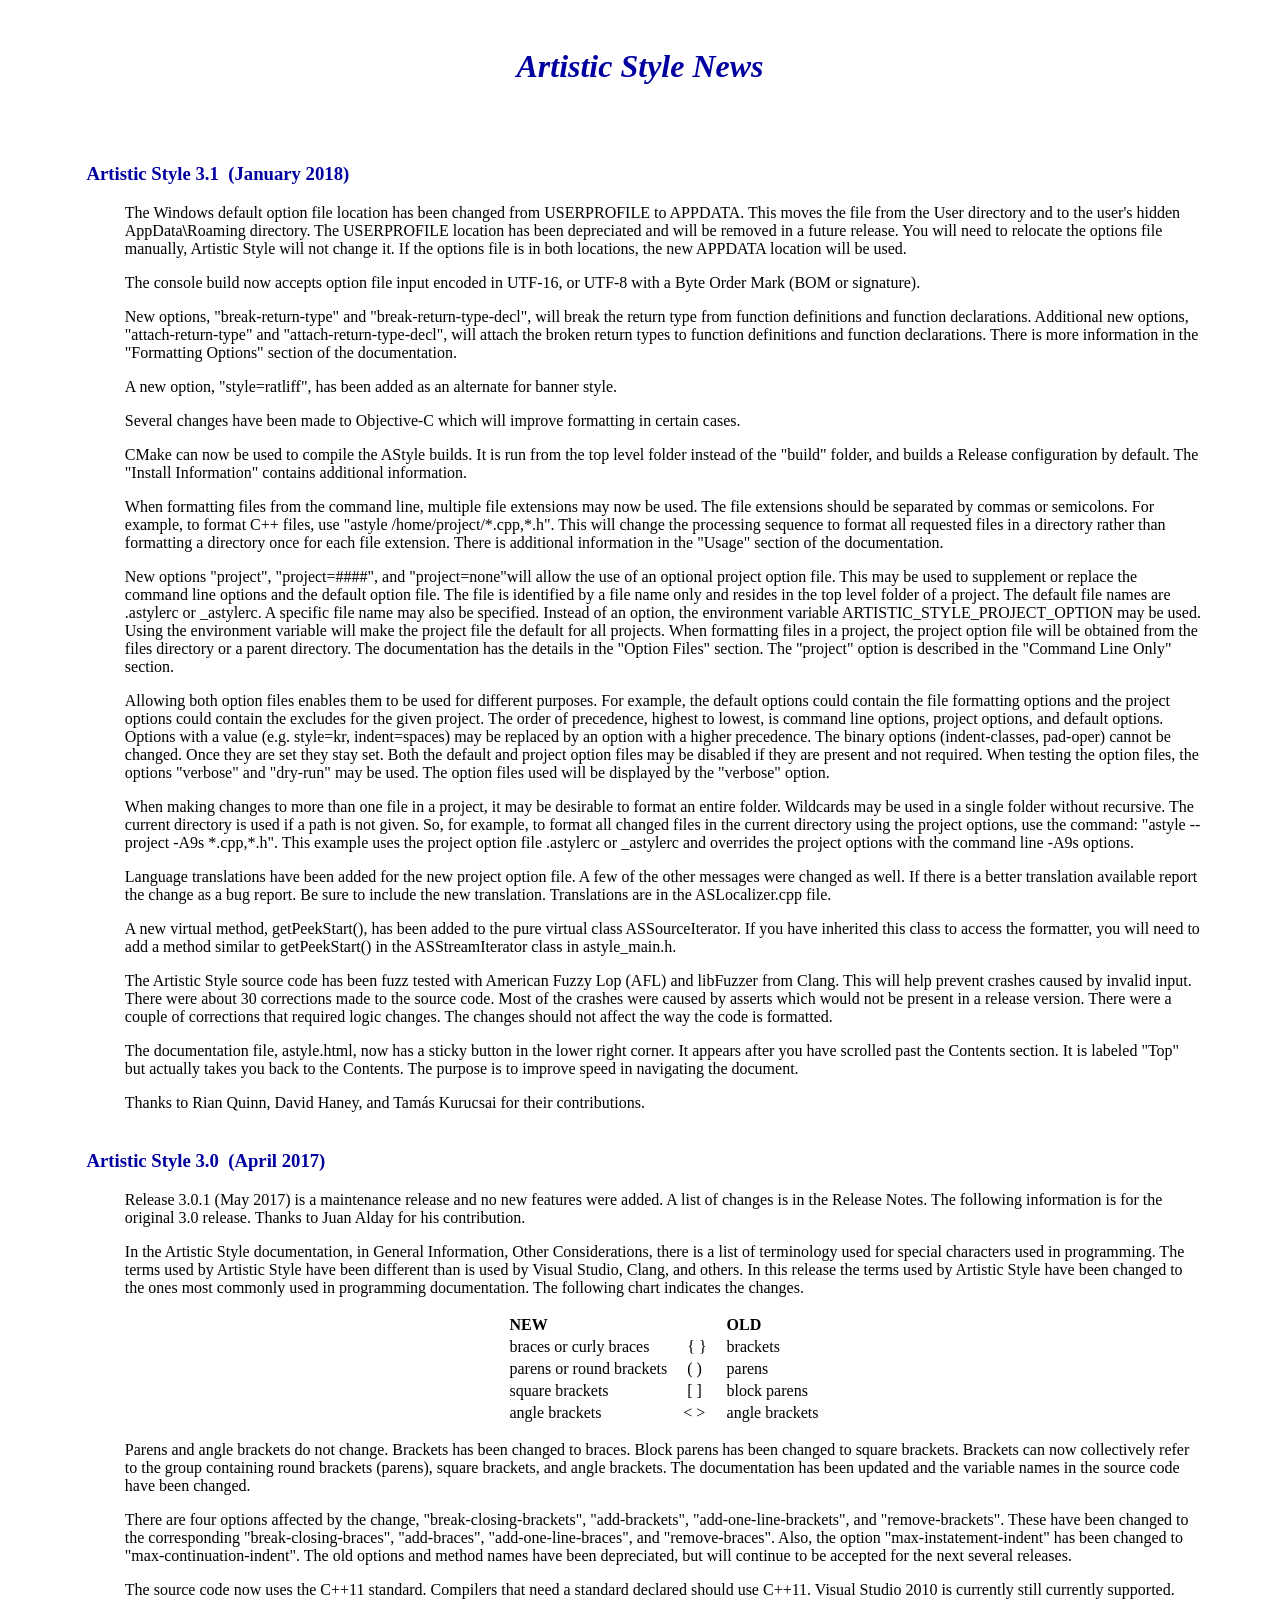
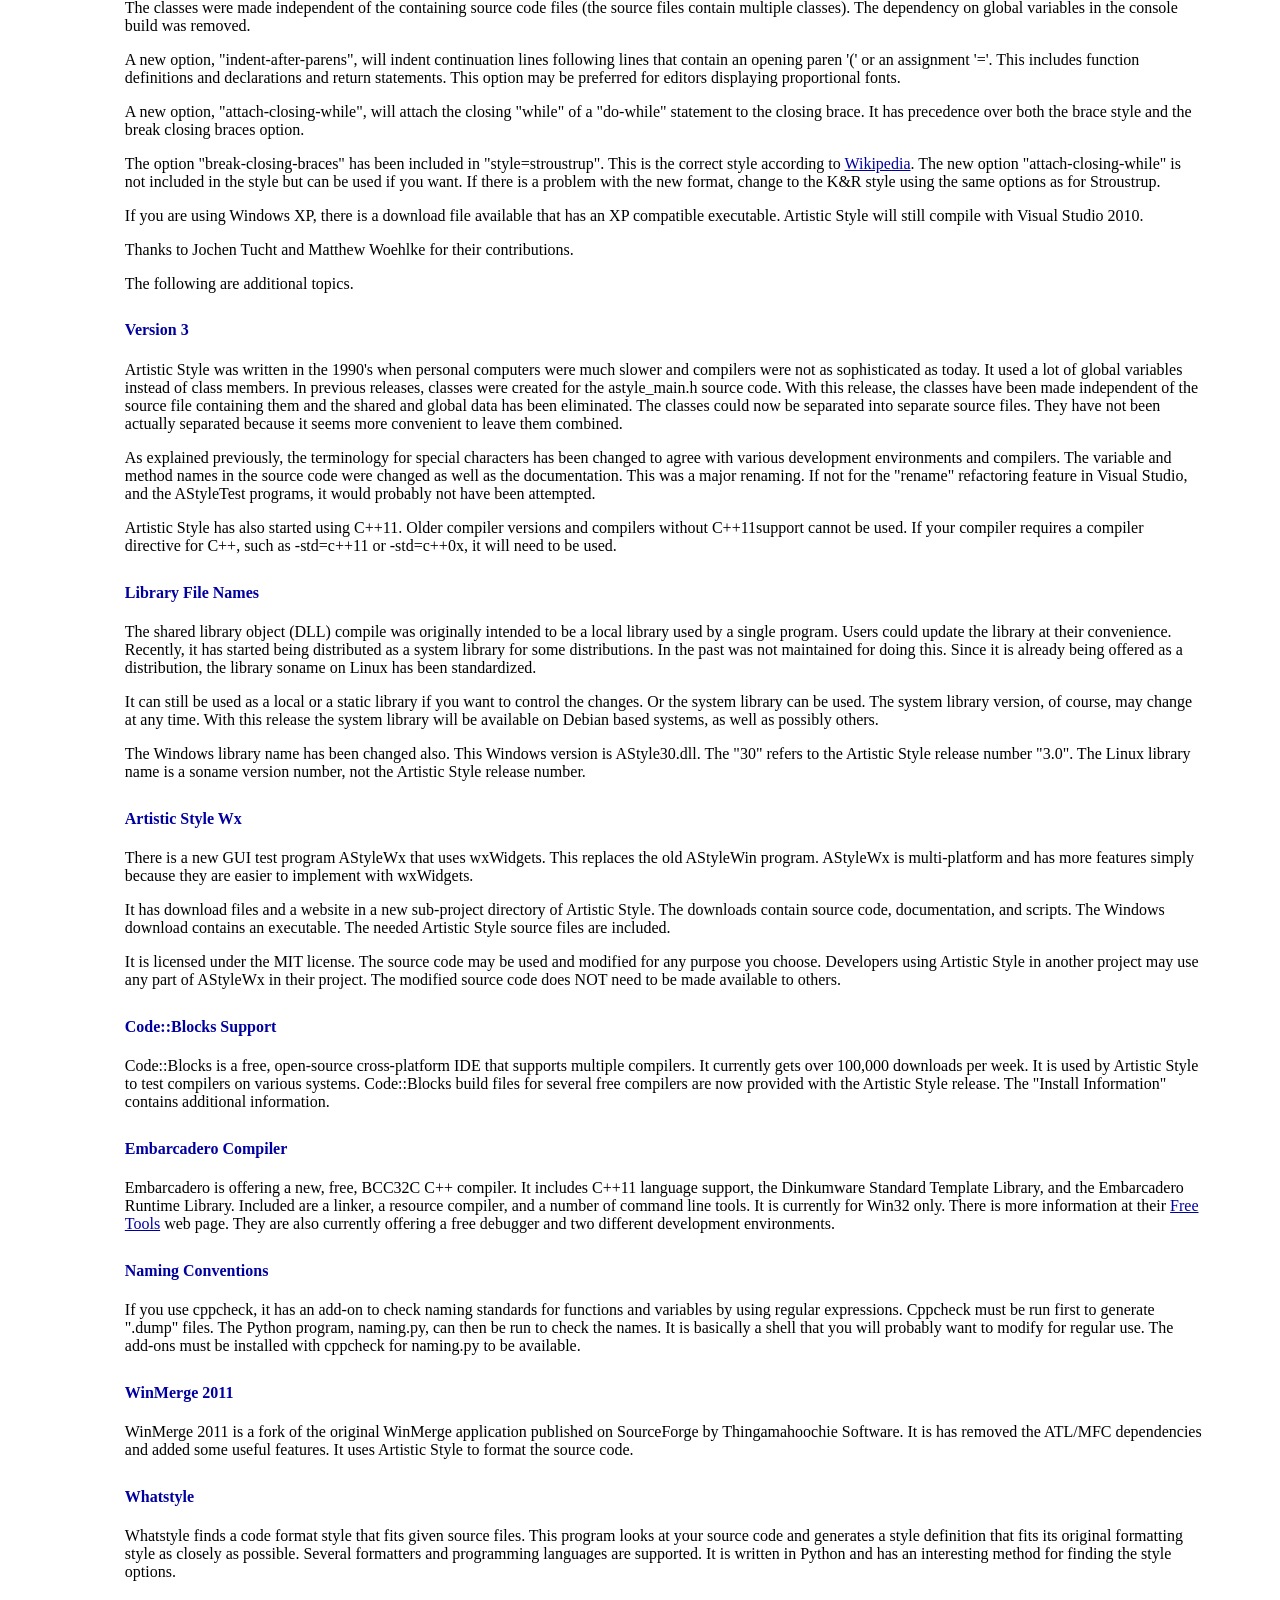
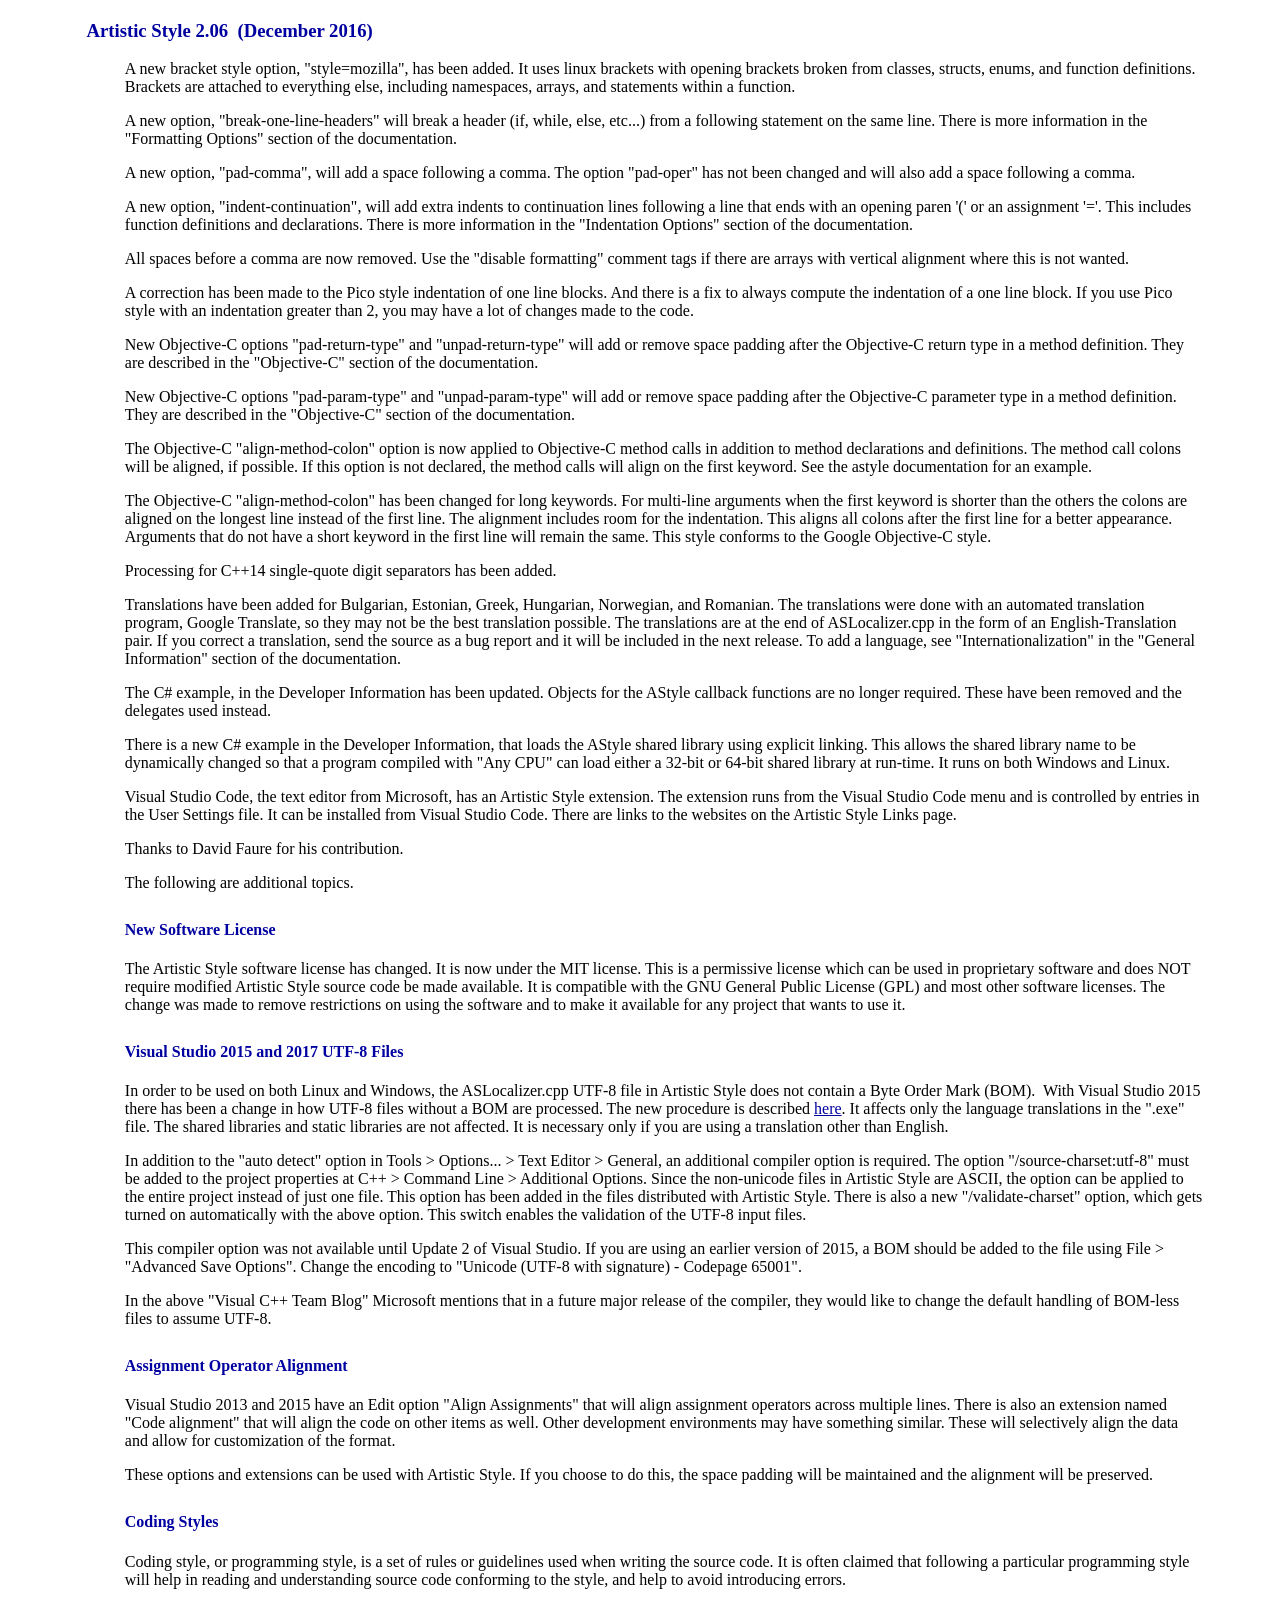
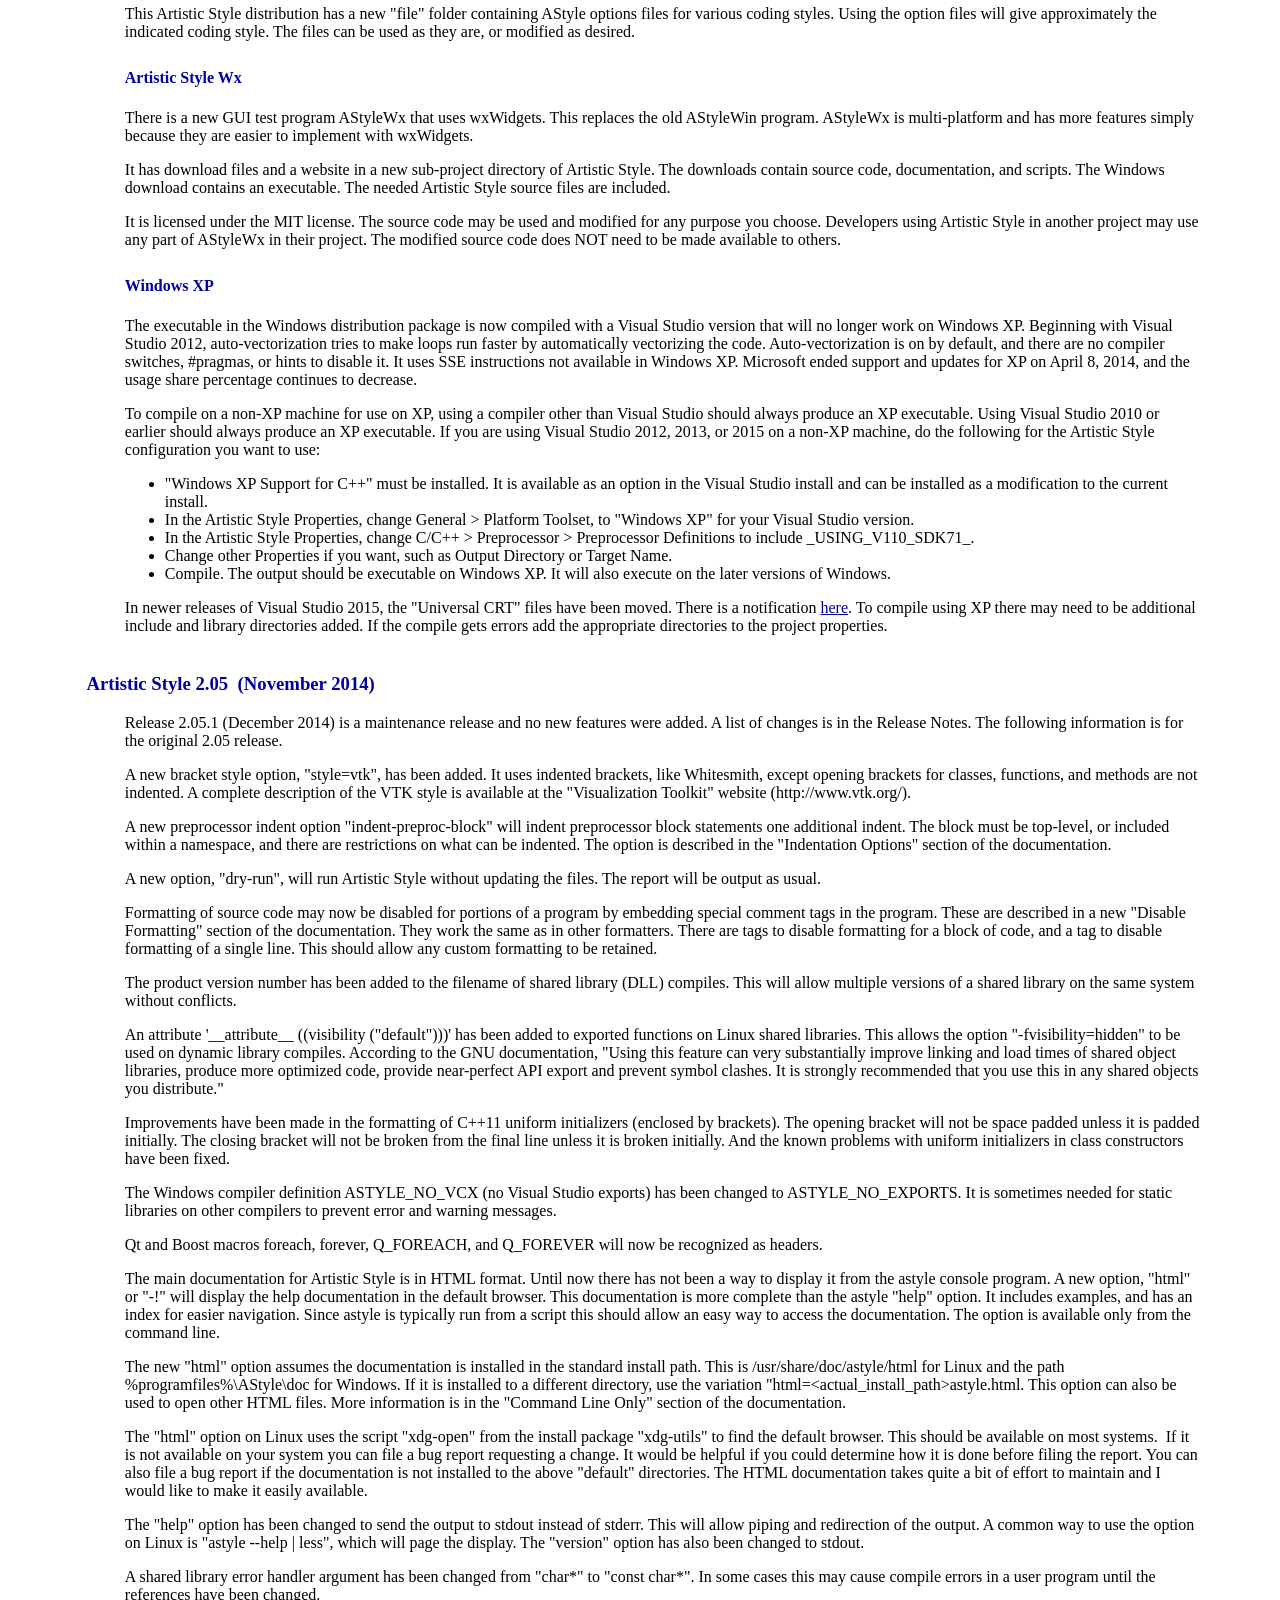
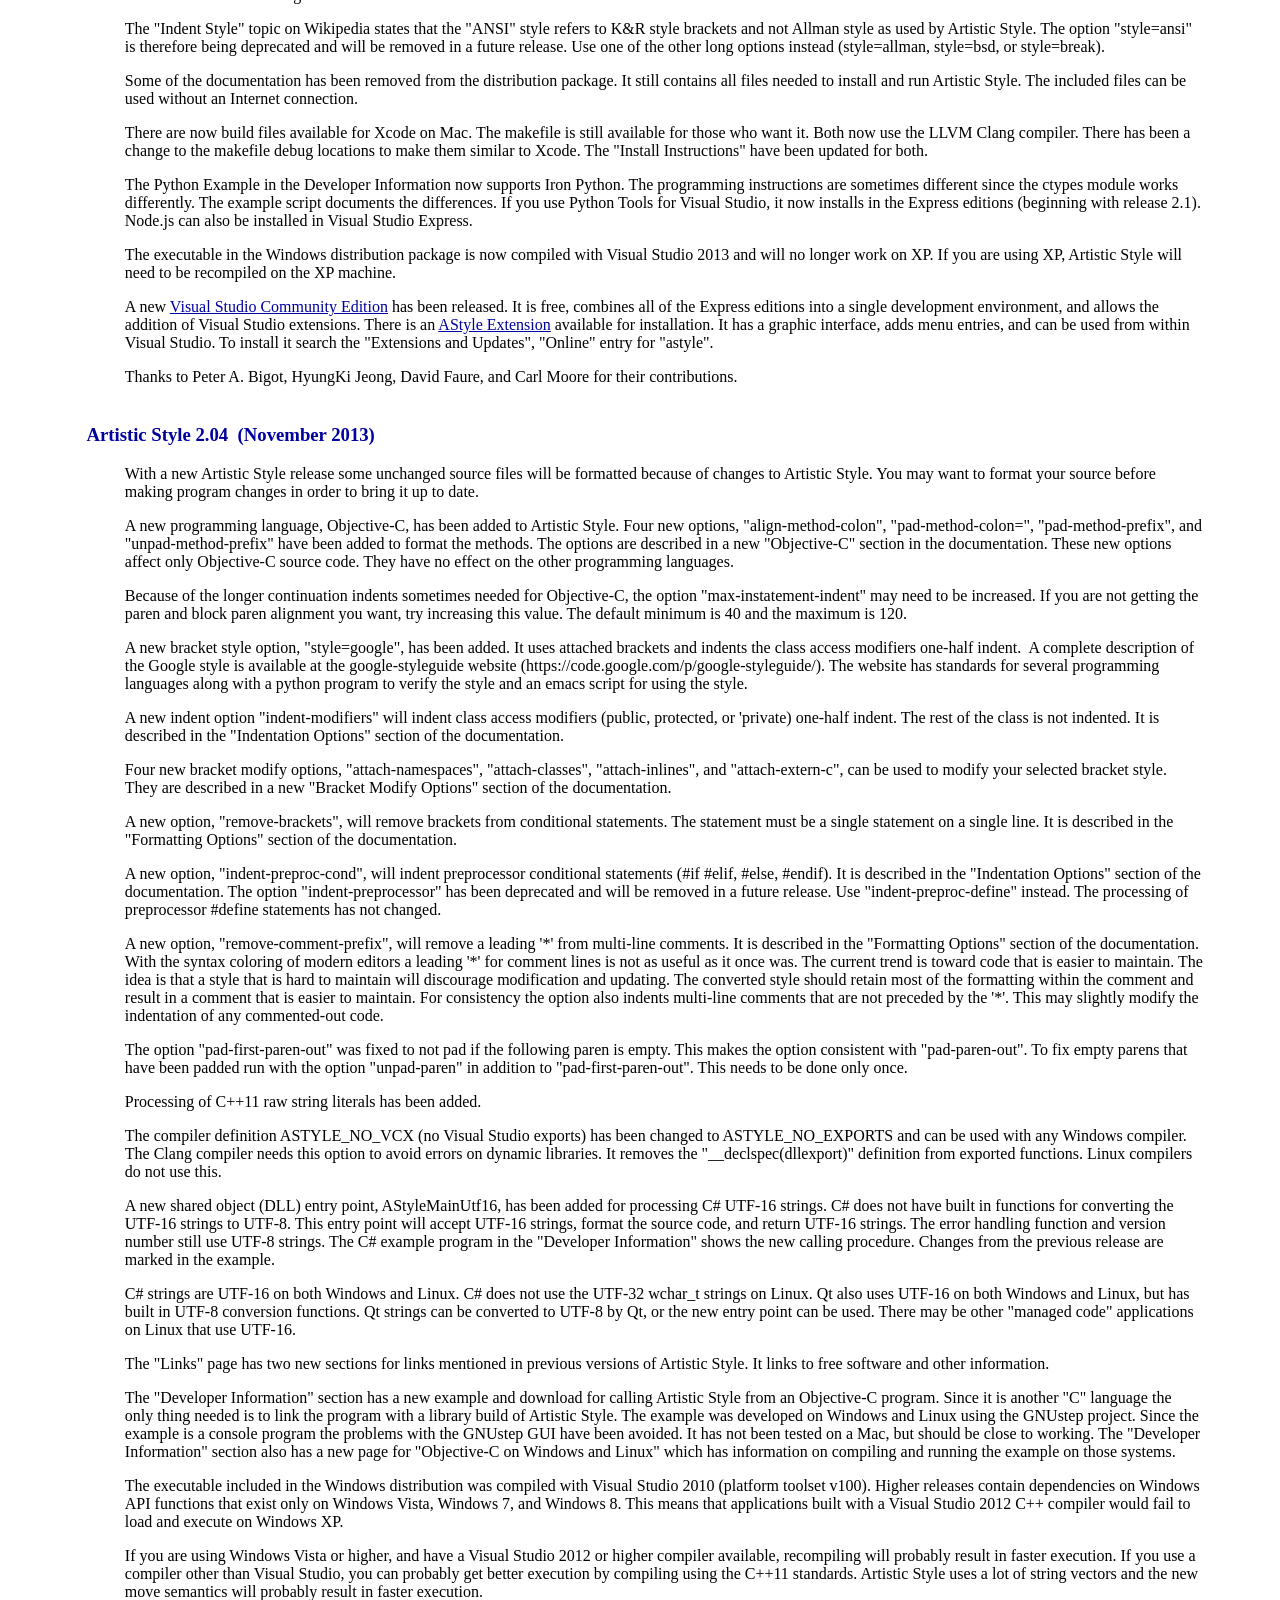
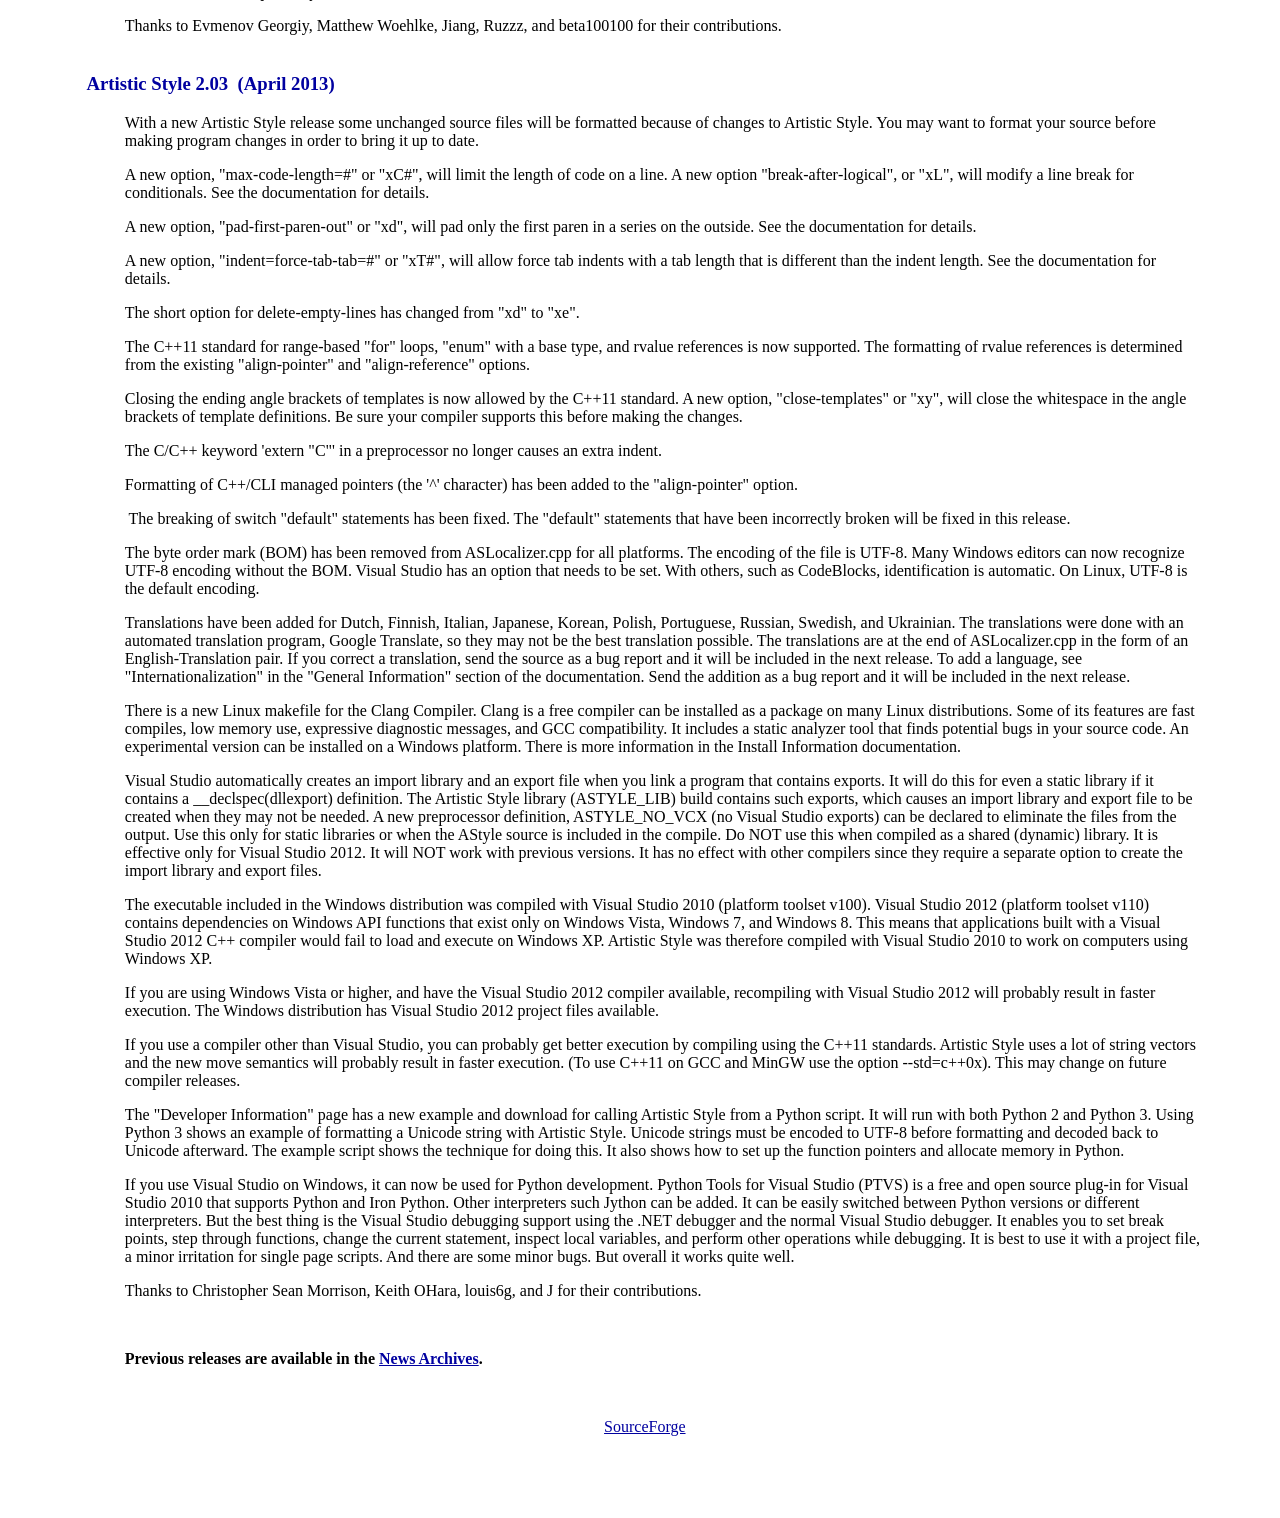
<file: AStyle/doc/news.html>
<!DOCTYPE HTML PUBLIC "-//W3C//DTD HTML 4.01//EN" "http://www.w3.org/TR/html4/strict.dtd">

<html lang="en" xmlns="http://www.w3.org/1999/xhtml">

<head>
    <title>Artistic Style - News</title>
    <meta http-equiv="Content-Language" content="en-us" />
    <meta http-equiv="Content-Type" content="text/html; charset=us-ascii" />
    <link href="favicon.ico" rel="shortcut icon" type="image/x-icon" />
    <link href="styles.css" rel="stylesheet" type="text/css" />
</head>

<body>

    <h1>Artistic Style News</h1>

    <p>
        &nbsp;</p>

    <h3>Artistic Style 3.1&nbsp; (January 2018)</h3>

    <p>
        The Windows default option file location has been changed from USERPROFILE to APPDATA. This 
        moves the file from the User directory and to the user's hidden AppData<strong>\</strong>Roaming directory. The
        USERPROFILE location has been depreciated and will be removed in a future release. You will need to relocate the
        options file manually, Artistic Style will not change it. If the options file is in both locations, the new APPDATA
        location will be used.</p>
    <p>
        The console build now accepts option file input encoded in UTF-16, or UTF-8 with a Byte Order Mark (BOM or signature).
    </p>
    <p>
        New options, &quot;break-return-type&quot; and &quot;break-return-type-decl&quot;, will break the return type
        from function definitions and function declarations. Additional new options, &quot;attach-return-type&quot; and
        &quot;attach-return-type-decl&quot;, will attach the broken return types to function definitions and function
        declarations. There is more information in the &quot;Formatting Options&quot; section of the documentation.
    </p>
    <p>
        A new option, &quot;style=ratliff&quot;, has been added as an alternate for banner style.</p>
    <p>
        Several changes have been made to Objective-C which will improve formatting in certain cases.</p>
    <p>
        CMake can now be used to compile the AStyle builds. It is run from the top level folder instead of the 
        &quot;build&quot; folder, and builds a Release configuration by default. The &quot;Install&nbsp;Information&quot;
        contains additional information. </p>
    <p>
        When formatting files from the command line, multiple file extensions may now be used. The file 
        extensions should be separated by commas or semicolons. For example, to format C++ files, use 
        &quot;astyle /home/project/*.cpp,*.h&quot;. This will change the processing sequence to format all requested files
        in a directory rather than formatting a directory once for each file extension. There is additional information
        in the &quot;Usage&quot; section of the documentation.
    </p>
    <p>
        New options &quot;project&quot;, &quot;project=####&quot;, and &quot;project=none&quot;will allow the use of an
        optional project option file. This may be used to supplement or replace the command line options and the default
        option file. The file is identified by a file name only and resides in the top level folder of a project. The
        default file names are .astylerc or _astylerc. A specific file name may also be specified. Instead of an
        option, the environment variable ARTISTIC_STYLE_PROJECT_OPTION may be used. Using the environment variable 
        will make the project file the default for all projects. When formatting files in a project, the project option
        file will be obtained from the files directory or a parent directory. The documentation has the details
        in the &quot;Option Files&quot; section. The &quot;project&quot; option is described in the 
        &quot;Command Line Only&quot; section.</p>
    <p>
        Allowing both option files enables them to be used for different purposes. For example, the default 
        options could contain the file formatting options and the project options could contain the excludes for the 
        given project. The order of precedence, highest to lowest, is command line options, project options, and default
        options. Options with a value (e.g. style=kr, indent=spaces) may be replaced by an option with a higher precedence.
        The binary options (indent-classes, pad-oper) cannot be changed. Once they are set they stay set. Both the 
        default and project option files may be disabled if they are present and not required. When testing the 
        option files, the options &quot;verbose&quot; and &quot;dry-run&quot; may be used. The option files used
        will be displayed by the "verbose" option.</p>
    <p>
        When making changes to more than one file in a project, it may be desirable to format an entire folder. Wildcards
        may be used in a single folder without recursive. The current directory is used if a path is not given. So,
        for example, to format all changed files in the current directory using the project options, use the command:
        &quot;astyle&nbsp;--project&nbsp;-A9s&nbsp;*.cpp,*.h&quot;. This example uses the project option file .astylerc
        or _astylerc and overrides the project options with the command line -A9s options.</p>
    <p>
        Language translations have been added for the new project option file. A few of the other messages were changed
        as well. If there is a better translation available report the change as a bug report. Be sure to include the
        new translation. Translations are in the ASLocalizer.cpp file.</p>
    <p>
        A new virtual method, getPeekStart(), has been added to the pure virtual class ASSourceIterator. If you have 
        inherited this class to access the formatter, you will need to add a method similar to getPeekStart() in the 
        ASStreamIterator class in astyle_main.h.</p>
    <p>
        The Artistic Style source code has been fuzz tested with American Fuzzy Lop (AFL) and libFuzzer from Clang. This
        will help prevent crashes caused by invalid input. There were about 30 corrections made to the source code. Most
        of the crashes were caused by asserts which would not be present in a release version. There were a couple of
        corrections that required logic changes. The changes should not affect the way the code is formatted.</p>
    <p>
        The documentation file, astyle.html, now has a sticky button in the lower right corner. It appears after you 
        have scrolled past the Contents section. It is labeled &quot;Top&quot; but actually takes you back to the Contents.
        The purpose is to improve speed in navigating the document. </p>
    <p>
        Thanks to Rian Quinn, David Haney, and Tam�s Kurucsai for their contributions.</p>

    <h3>Artistic Style 3.0&nbsp; (April 2017)</h3>

    <p>
        Release 3.0.1 (May 2017) is a maintenance release and no new features were added. A list of changes is in
        the Release Notes. The following information is for the original 3.0 release. Thanks to Juan Alday for his 
        contribution. </p>

    <p>
        In the Artistic Style documentation, in General Information, Other Considerations, there is a list of
        terminology used for special characters used in programming. The terms used by Artistic Style have been
        different than is used by Visual Studio, Clang, and others. In this release the terms used by Artistic Style
        have been changed to the ones most commonly used in programming documentation. The following chart indicates
        the changes.</p>

    <center>
        <table>
            <thead>
                <tr>
                    <td><strong>NEW</strong></td>
                    <td></td>
                    <td><strong>OLD</strong></td>
                </tr>
            </thead>
            <tbody>
                <tr>
                    <td>braces or curly braces</td>
                    <td>&nbsp;&nbsp;&nbsp;&nbsp;{ }&nbsp;&nbsp;&nbsp;&nbsp;</td>
                    <td>brackets</td>
                </tr>
                <tr>
                    <td>parens or round brackets</td>
                    <td>&nbsp;&nbsp;&nbsp;&nbsp;( )&nbsp;&nbsp;&nbsp;&nbsp;</td>
                    <td>parens</td>
                </tr>
                <tr>
                    <td>square brackets</td>
                    <td>&nbsp;&nbsp;&nbsp;&nbsp;[ ]&nbsp;&nbsp;&nbsp;&nbsp;</td>
                    <td>block parens</td>
                </tr>
                <tr>
                    <td>angle brackets</td>
                    <td>&nbsp;&nbsp;&nbsp;< >&nbsp;&nbsp;&nbsp;&nbsp;</td>
                    <td>angle brackets</td>
                </tr>
            </tbody>
        </table>
    </center>

    <p>
        Parens and angle brackets do not change. Brackets has been changed to braces. Block parens has been changed to
        square brackets. Brackets can now collectively refer to the group containing round brackets (parens), square brackets,
        and angle brackets. The documentation has been updated and the variable names in the source code have been
        changed. </p>
    <p>
        There are four options affected by the change, &quot;break-closing-brackets&quot;, &quot;add-brackets&quot;, &quot;add-one-line-brackets&quot;,
        and &quot;remove-brackets&quot;. These have been changed to the corresponding &quot;break-closing-braces&quot;,
        &quot;add-braces&quot;, &quot;add-one-line-braces&quot;, and &quot;remove-braces&quot;. Also, the option &quot;max-instatement-indent&quot;
        has been changed to &quot;max-continuation-indent&quot;. The old options and method names have been depreciated,
        but will continue to be accepted for the next several releases. </p>
    <p>
        The source code now uses the C++11 standard. Compilers that need a standard declared should use C++11. Visual
        Studio 2010 is currently still currently supported. The classes were made independent of the containing
        source code files (the source files contain multiple classes). The dependency on global variables in the console
        build was removed. </p>
    <p>
        A new option, &quot;indent-after-parens&quot;, will indent continuation lines following lines that contain an
        opening paren &#39;(&#39; or an assignment &#39;=&#39;. This includes function definitions and declarations 
        and return statements. This option may be preferred for editors displaying proportional fonts.</p>
    <p>
        A new option, &quot;attach-closing-while&quot;, will attach the closing &quot;while&quot; of a
        &quot;do-while&quot; statement to the closing brace. It has precedence over both the brace style and the break
        closing braces option. </p>
    <p>
        The option &quot;break-closing-braces&quot; has been included in &quot;style=stroustrup&quot;. This is the 
        correct style according to <a href="https://en.wikipedia.org/wiki/Indent_style#Variant:_Stroustrup" target="_blank"
            title="open new window">Wikipedia</a>. The new option &quot;attach-closing-while&quot; is not included in
        the style but can be used if you want. If there is a problem with the new format, change to the K&amp;R style
        using the same options as for Stroustrup.</p>
    <p>
        If you are using Windows XP, there is a download file available that has an XP compatible executable. Artistic
        Style will still compile with Visual Studio 2010.</p>
    <p>
        Thanks to Jochen Tucht and Matthew Woehlke for their contributions.</p>
    <p>
        The following are additional topics.</p>

    <h4>Version 3</h4>

    <p>
        Artistic Style was written in the 1990&#39;s when personal computers were much slower and compilers were not as
        sophisticated as today. It used a lot of global variables instead of class members. In previous releases, classes
        were created for the astyle_main.h source code. With this release, the classes have been made independent
        of the source file containing them and the shared and global data has been eliminated. The classes could now be
        separated into separate source files. They have not been actually separated because it seems more convenient
        to leave them combined.</p>
    <p>
        As explained previously, the terminology for special characters has been changed to agree with various 
        development environments and compilers. The variable and method names in the source code were changed as well
        as the documentation. This was a major renaming. If not for the &quot;rename&quot; refactoring feature in Visual
        Studio, and the AStyleTest programs, it would probably not have been attempted.</p>
    <p>
        Artistic Style has also started using C++11. Older compiler versions and compilers without C++11support cannot
        be used. If your compiler requires a compiler directive for C++, such as -std=c++11 or -std=c++0x, it will 
        need to be used. </p>

    <h4>Library File Names</h4>

    <p>
        The shared library object (DLL) compile was originally intended to be a local library used by a single program.
        Users could update the library at their convenience. Recently, it has started being distributed as a system library
        for some distributions. In the past was not maintained for doing this. Since it is already being offered as 
        a distribution, the library soname on Linux has been standardized. </p>
    <p>
        It can still be used as a local or a static library if you want to control the changes. Or the system library
        can be used. The system library version, of course, may change at any time. With this release the system 
        library will be available on Debian based systems, as well as possibly others.</p>
    <p>
        The Windows library name has been changed also. This Windows version is AStyle30.dll. The &quot;30&quot; refers
        to the Artistic Style release number &quot;3.0&quot;. The Linux library name is a soname version number, not the
        Artistic Style release number.</p>

    <h4>Artistic Style Wx</h4>

    <p>
        There is a new GUI test program AStyleWx that uses wxWidgets. This replaces the old AStyleWin program. AStyleWx
        is multi-platform and has more features simply because they are easier to implement with wxWidgets.</p>
    <p>
        It has download files and a website in a new sub-project directory of Artistic Style. The downloads contain 
        source code, documentation, and scripts. The Windows download contains an executable. The needed Artistic Style
        source files are included. </p>
    <p>
        It is licensed under the MIT license. The source code may be used and modified for any purpose you
        choose. Developers using Artistic Style in another project may use any part of AStyleWx in their project. The
        modified source code does NOT need to be made available to others.</p>

    <h4>Code::Blocks Support</h4>

    <p>
        Code::Blocks is a free, open-source cross-platform IDE that supports multiple compilers. It currently gets over
        100,000 downloads per week. It is used by Artistic Style to test compilers on various systems. Code::Blocks build
        files for several free compilers are now provided with the Artistic Style release. The &quot;Install Information&quot;
        contains additional information.</p>

    <h4>Embarcadero Compiler</h4>

    <p>
        Embarcadero is offering a new, free, BCC32C C++ compiler. It includes C++11 language support, the Dinkumware
        Standard Template Library, and the Embarcadero Runtime Library. Included are a linker, a
        resource compiler, and a number of command line tools. It is currently for Win32 only. There is more
        information at their <a href="https://www.embarcadero.com/free-tools/ccompiler" target="_blank"
            title="open new window">Free Tools</a> web page. They are also currently offering a free debugger and two
        different
        development environments.</p>

    <h4>Naming Conventions</h4>

    <p>
        If you use cppcheck, it has an add-on to check naming standards for functions and variables by using regular 
        expressions. Cppcheck must be run first to generate &quot;.dump&quot; files. The Python program, naming.py, 
        can then be run to check the names. It is basically a shell that you will probably want to modify for regular
        use. The add-ons must be installed with cppcheck for naming.py to be available.</p>

    <h4>WinMerge 2011</h4>

    <p>
        WinMerge 2011 is a fork of the original WinMerge application published on SourceForge by Thingamahoochie
        Software. It is has removed the ATL/MFC dependencies and added some useful features. It uses Artistic Style 
        to format the source code.</p>

    <h4>Whatstyle</h4>

    <p>
        Whatstyle finds a code format style that fits given source files. This program looks at your source code and
        generates a style definition that fits its original formatting style as closely as possible.
        Several formatters and programming languages are supported. It is written in Python and has an interesting 
        method for finding the style options.
    </p>

    <h3>Artistic Style 2.06&nbsp; (December 2016)</h3>

    <p>
        A new bracket style option, &quot;style=mozilla&quot;, has been added. It uses linux brackets with
        opening brackets broken from classes, structs, enums, and function definitions. Brackets are attached to everything
        else, including namespaces, arrays, and statements within a function.</p>
    <p>
        A new option, &quot;break-one-line-headers&quot; will break a header (if, while, else, etc...) from a following
        statement on the same line. There is more information in the &quot;Formatting Options&quot; section
        of the documentation.
    </p>
    <p>
        A new option, &quot;pad-comma&quot;, will add a space following a comma. The option &quot;pad-oper&quot;
        has not been changed and will also add a space following a comma.</p>
    <p>
        A new option, &quot;indent-continuation&quot;, will add extra indents to continuation lines following a line that
        ends with an opening paren '(' or an assignment '='. This includes function definitions and declarations.
        There is more information in the &quot;Indentation Options&quot; section of the documentation.</p>
    <p>
        All spaces before a comma are now removed. Use the &quot;disable formatting&quot; comment tags if there are arrays
        with vertical alignment where this is not wanted.</p>
    <p>
        A correction has been made to the Pico style indentation of one line blocks. And there is a fix to always compute
        the indentation of a one line block. If you use Pico style with an indentation greater than 2, you may have a
        lot of changes made to the code.</p>
    <p>
        New Objective-C options "pad-return-type" and &quot;unpad-return-type&quot; will add or remove space padding after
        the Objective-C return type in a method definition. They are described in the "Objective-C" section of the
        documentation.</p>
    <p>
        New Objective-C options "pad-param-type" and &quot;unpad-param-type&quot; will add or remove space padding after
        the Objective-C parameter type in a method definition. They are described in the "Objective-C" section of the
        documentation.</p>
    <p>
        The Objective-C &quot;align-method-colon&quot; option is now applied to Objective-C method calls in
        addition to method declarations and definitions. The method call colons will be aligned, if possible. If this
        option is not declared, the method calls will align on the first keyword. See the astyle documentation for an
        example.</p>
    <p>
        The Objective-C &quot;align-method-colon&quot; has been changed for long keywords.
        For multi-line arguments when the first keyword is shorter than the others the colons are aligned on the
        longest line instead of the first line. The alignment includes room for the indentation. This aligns all colons
        after the first line for a better appearance. Arguments that do not have a short keyword in the first line will
        remain the same. This style conforms to the Google Objective-C style.</p>
    <p>
        Processing for C++14 single-quote digit separators has been added.</p>
    <p>
        Translations have been added for Bulgarian, Estonian, Greek, Hungarian, Norwegian, and Romanian. The translations
        were done with an automated translation program, Google Translate, so they may not be the best translation possible.
        The translations are at the end of ASLocalizer.cpp in the form of an English-Translation pair. If you correct
        a translation, send the source as a bug report and it will be included in the next release. To add a language,
        see &quot;Internationalization&quot; in the &quot;General Information&quot; section of the documentation.</p>
    <p>
        The C# example, in the Developer Information has been updated. Objects for the AStyle callback functions are no
        longer required. These have been removed and the delegates used instead.</p>
    <p>
        There is a new C# example in the Developer Information, that loads the AStyle shared library using explicit linking.
        This allows the shared library name to be dynamically changed so that a program compiled with &quot;Any CPU&quot;
        can load
        either a 32-bit or 64-bit shared library at run-time. It runs on both Windows and Linux.</p>
    <p>
        Visual Studio Code, the text editor from Microsoft, has an Artistic Style extension. The extension runs from the
        Visual Studio Code menu and is controlled by entries in the User Settings file. It can be installed from Visual
        Studio Code. There are links to the websites on the Artistic Style Links page. </p>
    <p>
        Thanks to David Faure for his contribution.</p>
    <p>
        The following are additional topics.</p>

    <h4>New Software License</h4>

    <p>
        The Artistic Style software license has changed. It is now under the MIT license. This is a permissive license
        which can be used in proprietary software and does NOT require modified Artistic Style source code be made available.
        It is compatible with the GNU General Public License (GPL) and most other software licenses. The change was made
        to remove restrictions on using the software and to make it available for any project that wants to
        use it.</p>

    <h4>Visual Studio 2015 and 2017 UTF-8 Files</h4>

    <p>
        In order to be used on both Linux and Windows, the ASLocalizer.cpp UTF-8 file in Artistic Style does not
        contain a Byte Order Mark (BOM).&nbsp; With Visual Studio 2015 there has been a change in how UTF-8 files
        without a BOM are processed. The new procedure is described
        <a href="https://blogs.msdn.microsoft.com/vcblog/2016/02/22/new-options-for-managing-character-sets-in-the-microsoft-cc-compiler/"
            target="_blank" title="open new window">here</a>. It affects only the language translations in the &quot;.exe&quot;
        file. The shared libraries and static libraries are not affected. It is necessary only if you are using a translation
        other than English.</p>

    <p>
        In addition to the &quot;auto detect&quot; option in Tools &gt; Options... &gt; Text Editor &gt; General, an
        additional compiler option is required. The option &quot;/source&#8209;charset:utf&#8209;8&quot; must be added
        to the project properties at C++ &gt; Command Line &gt; Additional Options. Since the non&#8209;unicode files
        in Artistic
        Style are ASCII, the option can be applied to the entire project instead of just one file. This option has been
        added in the files distributed with Artistic Style. There is also a new &quot;/validate&#8209;charset&quot; option,
        which gets turned on automatically with the above option. This switch enables the validation of the UTF-8 input
        files.</p>
    <p>
        This compiler option was not available until Update 2 of Visual Studio. If you are using an earlier version of
        2015, a BOM should be added to the file using File &gt; &quot;Advanced Save Options&quot;. Change the encoding
        to &quot;Unicode (UTF-8 with signature) - Codepage 65001&quot;. </p>
    <p>
        In the above &quot;Visual C++ Team Blog&quot; Microsoft mentions that in a future major release of the compiler,
        they would like to change the default handling of BOM-less files to assume UTF-8.</p>

    <h4>Assignment Operator Alignment</h4>

    <p>
        Visual Studio 2013 and 2015 have an Edit option &quot;Align Assignments&quot; that will align assignment operators
        across multiple lines. There is also an extension named &quot;Code alignment&quot; that will align the code on
        other items as well. Other development environments may have something similar. These will selectively align the
        data and allow for customization of the format.</p>
    <p>
        These options and extensions can be used with Artistic Style. If you choose to do this, the space padding will
        be maintained and the alignment will be preserved.</p>

    <h4>Coding Styles</h4>

    <p>
        Coding style, or programming style, is a set of rules or guidelines used when writing the source code. It is
        often claimed that following a particular programming style will help in reading and understanding source code
        conforming to the style, and help to avoid introducing errors.</p>
    <p>
        This Artistic Style distribution has a new &quot;file&quot; folder containing AStyle options files for various
        coding styles. Using the option files will give approximately the indicated coding style. The files can be used
        as they are, or modified as desired.</p>

    <h4>Artistic Style Wx</h4>

    <p>
        There is a new GUI test program AStyleWx that uses wxWidgets. This replaces the old AStyleWin program. AStyleWx
        is multi-platform and has more features simply because they are easier to implement with wxWidgets.</p>
    <p>
        It has download files and a website in a new sub-project directory of Artistic Style. The downloads contain
        source code, documentation, and scripts. The Windows download contains an executable. The needed Artistic Style
        source files are included. </p>
    <p>
        It is licensed under the MIT license. The source code may be used and modified for any purpose you
        choose. Developers using Artistic Style in another project may use any part of AStyleWx in their project. The
        modified source code does NOT need to be made available to others.</p>

    <h4>Windows XP</h4>

    <p>
        The executable in the Windows distribution package is now compiled with a Visual Studio version that will no
        longer work on Windows XP. Beginning with Visual Studio 2012, auto-vectorization tries to make loops run
        faster by automatically vectorizing the code. Auto-vectorization is on by default, and there are no compiler
        switches, #pragmas, or hints to disable it. It uses SSE instructions not available in Windows XP. Microsoft ended
        support and updates for XP on April 8, 2014, and the usage share percentage continues to decrease.</p>
    <p>
        To compile on a non-XP machine for use on XP, using a compiler other than Visual Studio should always
        produce an XP executable. Using Visual Studio 2010 or earlier should always produce an XP executable. If
        you are using Visual Studio 2012, 2013, or 2015 on a non-XP machine, do the following for the Artistic Style
        configuration you want to use:</p>
    <ul>
        <li>&quot;Windows XP Support for C++&quot; must be installed. It is available as an option in the Visual Studio install
            and can be installed as a modification to the current install.</li>
        <li>In the Artistic Style Properties, change General &gt; Platform Toolset, to &quot;Windows XP&quot; for your Visual
            Studio version.</li>
        <li>In the Artistic Style Properties, change C/C++ &gt; Preprocessor &gt; Preprocessor Definitions to include
            _USING_V110_SDK71_.</li>
        <li>Change other Properties if you want, such as Output Directory or Target Name.</li>
        <li>Compile. The output should be executable on Windows XP. It will also execute on the later versions of Windows.
        </li>
    </ul>
    <p>
        In newer releases of Visual Studio 2015, the &quot;Universal CRT&quot; files have been moved. There is a
        notification <a href="https://blogs.msdn.microsoft.com/vcblog/2015/03/03/introducing-the-universal-crt/">here</a>.
        To compile using XP there may need to be additional include and library directories added. If the compile gets
        errors add the appropriate directories to the project properties.</p>

    <h3>Artistic Style 2.05&nbsp; (November 2014)</h3>

    <p>
        Release 2.05.1 (December 2014) is a maintenance release and no new features were added. A list of changes is in
        the Release Notes. The following information is for the original 2.05 release.</p>

    <p>
        A new bracket style option, &quot;style=vtk&quot;, has been added. It uses indented brackets, like Whitesmith,
        except opening brackets for classes, functions, and methods are not indented. A complete description of the VTK
        style is available at the &quot;Visualization Toolkit&quot; website (http://www.vtk.org/).</p>
    <p>
        A new preprocessor indent option "indent-preproc-block" will indent preprocessor block statements one additional
        indent. The block must be top-level, or included within a namespace, and there are restrictions on what can be
        indented.
        The option is described in the "Indentation Options" section of the documentation.</p>
    <p>
        A new option, "dry-run", will run Artistic Style without updating the files. The report will be output as
        usual.</p>
    <p>
        Formatting of source code may now be disabled for portions of a program by embedding special comment tags in the
        program. These are described in a new &quot;Disable Formatting&quot; section of the documentation. They work the
        same as in other formatters. There are tags to disable formatting for a block of code, and a tag to disable formatting
        of a single line. This should allow any custom formatting to be retained.</p>
    <p>
        The product version number has been added to the filename of shared library (DLL) compiles. This will allow multiple
        versions of a shared library on the same system without conflicts.</p>
    <p>
        An attribute &#39;__attribute__ ((visibility (&quot;default&quot;)))&#39; has been added to exported functions
        on Linux shared libraries. This allows the option &quot;-fvisibility=hidden&quot; to be used on dynamic library
        compiles. According to the GNU documentation, &quot;Using this feature can very substantially improve linking
        and load times of shared object libraries, produce more optimized code, provide near-perfect API export and prevent
        symbol clashes. It is strongly recommended that you use this in any shared objects you distribute.&quot;</p>
    <p>
        Improvements have been made in the formatting of C++11 uniform initializers (enclosed by brackets). The opening
        bracket will not be space padded unless it is padded initially. The closing bracket will not be broken from the
        final line unless it is broken initially. And the known problems with uniform initializers in class constructors
        have been fixed.</p>
    <p>
        The Windows compiler definition ASTYLE_NO_VCX (no Visual Studio exports) has been changed to ASTYLE_NO_EXPORTS.
        It is sometimes needed for static libraries on other compilers to prevent error and warning messages.</p>
    <p>
        Qt and Boost macros foreach, forever, Q_FOREACH, and Q_FOREVER will now be recognized as headers.</p>
    <p>
        The main documentation for Artistic Style is in HTML format. Until now there has not been a way to display it
        from the astyle console program. A new option, "html" or "-!" will display the help documentation in the default
        browser. This documentation is more complete than the astyle "help" option. It includes examples, and has an index
        for easier navigation. Since astyle is typically run from a script this should allow an easy way to access the
        documentation. The option is available only from the command line.</p>
    <p>
        The new "html" option assumes the documentation is installed in the standard install path. This is /usr/share/doc/astyle/html
        for Linux and the path %programfiles%\AStyle\doc for Windows. If it is installed to a different directory, use
        the variation "html=&lt;actual_install_path&gt;astyle.html. This option can also be used to open other HTML files.
        More information is in the "Command Line Only" section of the documentation.</p>
    <p>
        The "html" option on Linux uses the script "xdg-open" from the install package "xdg-utils" to find the default
        browser. This should be available on most systems. &nbsp;If it is not available on your system you can file a
        bug report requesting a change. It would be helpful if you could determine how it is done before filing the report.
        You can also file a bug report if the documentation is not installed to the above "default" directories. The HTML
        documentation takes quite a bit of effort to maintain and I would like to make it easily available.</p>
    <p>
        The "help" option has been changed to send the output to stdout instead of stderr. This will allow piping and
        redirection of the output. A common way to use the option on Linux is "astyle --help&nbsp;|&nbsp;less", which
        will page the display. The "version" option has also been changed to stdout.</p>
    <p>
        A shared library error handler argument has been changed from &quot;char*&quot; to &quot;const char*&quot;. In
        some cases this may cause compile errors in a user program until the references have been changed.</p>
    <p>
        The "Indent Style" topic on Wikipedia states that the "ANSI" style refers to K&amp;R style brackets
        and not Allman style as used by Artistic Style. The option "style=ansi" is therefore being deprecated and will
        be removed in a future release. Use one of the other long options instead (style=allman, style=bsd, or
        style=break).</p>
    <p>
        Some of the documentation has been removed from the distribution package. It still contains all files needed to
        install and run Artistic Style. The included files can be used without an Internet connection.</p>
    <p>
        There are now build files available for Xcode on Mac. The makefile is still available for those who want it. Both
        now use the LLVM Clang compiler. There has been a
        change to the makefile debug locations to make them similar to Xcode. The &quot;Install Instructions&quot; have
        been updated for both.</p>
    <p>
        The Python Example in the Developer Information now supports Iron Python. The
        programming instructions are sometimes different since the ctypes module works differently. The example script
        documents the differences. If you use Python Tools for Visual Studio, it now installs in the Express editions
        (beginning with release 2.1). Node.js can also be installed in Visual Studio Express.</p>
    <p>
        The executable in the Windows distribution package is now compiled with Visual Studio 2013 and will no longer
        work on XP. If you are using XP, Artistic Style will need to be recompiled on the XP machine.</p>
    <p>
        A new <a href="http://www.visualstudio.com/news/vs2013-community-vs" target="_blank" title="open new window">Visual
            Studio Community Edition</a> has been released. It is free, combines all of the Express editions into a single
        development environment, and allows the addition of Visual Studio extensions. There is an
        <a href="https://visualstudiogallery.msdn.microsoft.com/2f3f04cd-2866-4e47-a671-d1cc9cc3fb02" target="_blank"
            title="open new window">AStyle Extension</a> available for installation. It has a graphic interface, adds
        menu entries, and can be used from within Visual Studio. To install it search the &quot;Extensions and Updates&quot;,
        &quot;Online&quot; entry for &quot;astyle&quot;.</p>
    <p>
        Thanks to Peter A. Bigot, HyungKi Jeong, David Faure, and Carl Moore for their contributions.</p>

    <h3>Artistic Style 2.04&nbsp; (November 2013)</h3>

    <p>
        With a new Artistic Style release some unchanged source files will be formatted because of changes to Artistic
        Style. You may want to format your source before making program changes in order to bring it up to date.</p>
    <p>
        A new programming language, Objective&#8209;C, has been added to Artistic Style. Four new options, "align&#8209;method&#8209;colon",
        "pad&#8209;method&#8209;colon=", "pad&#8209;method&#8209;prefix", and "unpad&#8209;method&#8209;prefix" have been
        added to format the methods. The options are described in a new "Objective&#8209;C" section in the documentation.
        These new options affect only Objective&#8209;C source code. They have no effect on the other programming
        languages.</p>
    <p>
        Because of the longer continuation indents sometimes needed for Objective&#8209;C, the option "max-instatement-indent"
        may need to be increased. If you are not getting the paren and block paren alignment you want, try increasing
        this value. The default minimum is 40 and the maximum is 120.</p>
    <p>
        A new bracket style option, "style=google", has been added. It uses attached brackets and indents the class access
        modifiers one-half indent.&nbsp; A complete description of the Google style is available at the google&#8209;styleguide
        website (https://code.google.com/p/google-styleguide/). The website has standards for several programming languages
        along with a python program to verify the style and an emacs script for using the style.</p>
    <p>
        A new indent option "indent-modifiers" will indent class access modifiers (public, protected, or 'private) one-half
        indent. The rest of the class is not indented. It is described in the "Indentation Options" section of the
        documentation.</p>
    <p>
        Four new bracket modify options, "attach-namespaces", "attach-classes", "attach-inlines", and "attach-extern-c",
        can be used to modify your selected bracket style. They are described in a new "Bracket Modify Options" section
        of the documentation.</p>
    <p>
        A new option, "remove-brackets", will remove brackets from conditional statements. The statement must be a single
        statement on a single line. It is described in the "Formatting Options" section of the documentation.</p>
    <p>
        A new option, "indent-preproc-cond", will indent preprocessor conditional statements (#if #elif, #else, #endif).
        It is described in the "Indentation Options" section of the documentation. The option "indent-preprocessor" has
        been deprecated and will be removed in a future release. Use "indent-preproc-define" instead. The processing of
        preprocessor #define statements has not changed.</p>
    <p>
        A new option, "remove-comment-prefix", will remove a leading '*' from multi-line comments. It is described in
        the "Formatting Options" section of the documentation. With the syntax coloring of modern editors a leading '*'
        for comment lines is not as useful as it once was. The current trend is toward code that is easier to maintain.
        The idea is that a style that is hard to maintain will discourage modification and updating. The converted style
        should retain most of the formatting within the comment and result in a comment that is easier to maintain. For
        consistency the option also indents multi-line comments that are not preceded by the '*'. This may slightly modify
        the indentation of any commented-out code.</p>
    <p>
        The option "pad-first-paren-out" was fixed to not pad if the following paren is empty. This makes the option consistent
        with "pad-paren-out". To fix empty parens that have been padded run with the option "unpad-paren" in addition
        to "pad-first-paren-out". This needs to be done only once.</p>
    <p>
        Processing of C++11 raw string literals has been added.</p>
    <p>
        The compiler definition ASTYLE_NO_VCX (no Visual Studio exports) has been changed to ASTYLE_NO_EXPORTS and can
        be used with any Windows compiler. The Clang compiler needs this option to avoid errors on dynamic libraries.
        It removes the "__declspec(dllexport)"
        definition from exported functions. Linux compilers do not use this.</p>
    <p>
        A new shared object (DLL) entry point, AStyleMainUtf16, has been added for processing C# UTF-16 strings. C# does
        not have built in functions for converting the UTF-16 strings to UTF-8. This entry point will accept UTF-16 strings,
        format the source code, and return UTF-16 strings. The error handling function and version number still use UTF-8
        strings. The C# example program in the "Developer Information" shows the new calling procedure. Changes from the
        previous release are marked in the example.</p>
    <p>
        C# strings are UTF-16 on both Windows and Linux. C# does not use the UTF-32 wchar_t strings on Linux. Qt also
        uses UTF-16 on both Windows and Linux, but has built in UTF-8 conversion functions. Qt strings can be converted
        to UTF-8 by Qt, or the new entry point can be used. There may be other "managed code" applications on Linux that
        use UTF-16.</p>
    <p>
        The "Links" page has two new sections for links mentioned in previous versions of Artistic Style. It links to
        free software and other information.</p>
    <p>
        The "Developer Information" section has a new example and download for calling Artistic Style from an Objective&#8209;C
        program. Since it is another "C" language the only thing needed is to link the program with a library build of
        Artistic Style. The example was developed on Windows and Linux using the GNUstep project. Since the example is
        a console program the problems with the GNUstep GUI have been avoided. It has not been tested on a Mac, but should
        be close to working. The "Developer Information" section also has a new page for "Objective&#8209;C on Windows
        and Linux" which has information on compiling and running the example on those systems.</p>
    <p>
        The executable included in the Windows distribution was compiled with Visual Studio 2010 (platform toolset v100).
        Higher releases contain dependencies on Windows API functions that exist only on Windows Vista, Windows 7, and
        Windows 8. This means that applications built with a Visual Studio 2012 C++ compiler would fail to load and execute
        on Windows XP.</p>
    <p>
        If you are using Windows Vista or higher, and have a Visual Studio 2012 or higher compiler available, recompiling
        will probably result in faster execution. If you use a compiler other than Visual Studio, you can probably get
        better execution by compiling using the C++11 standards. Artistic Style uses a lot of string vectors and the new
        move semantics will probably result in faster execution.</p>
    <p>
        Thanks to Evmenov Georgiy, Matthew Woehlke, Jiang, Ruzzz, and beta100100 for their contributions.</p>

    <h3>Artistic Style 2.03&nbsp; (April 2013)</h3>

    <p>
        With a new Artistic Style release some unchanged source files will be formatted because of changes to Artistic
        Style. You may want to format your source before making program changes in order to bring it up to date.</p>
    <p>
        A new option, "max-code-length=#" or "xC#", will limit the length of code on a line. A new option "break&#8209;after&#8209;logical",
        or "xL", will modify a line break for conditionals. See the documentation for details.</p>
    <p>
        A new option, "pad-first-paren-out" or "xd", will pad only the first paren in a series on the outside. See the
        documentation for details.</p>
    <p>
        A new option, "indent=force-tab-tab=#" or "xT#", will allow force tab indents with a tab length that is different
        than the indent length. See the documentation for details.</p>
    <p>
        The short option for delete-empty-lines has changed from "xd" to "xe".</p>
    <p>
        The C++11 standard for range-based "for" loops, "enum" with a base type, and rvalue references is now supported.
        The formatting of rvalue references is determined from the existing &quot;align-pointer&quot; and &quot;align-reference&quot;
        options.</p>
    <p>
        Closing the ending angle brackets of templates is now allowed by the C++11 standard. A new option, &quot;close-templates&quot;
        or "xy", will close the whitespace in the angle brackets of template definitions. Be sure your compiler supports
        this before making the changes.</p>
    <p>
        The C/C++ keyword 'extern "C"' in a preprocessor no longer causes an extra indent.</p>
    <p>
        Formatting of C++/CLI managed pointers (the &#39;^&#39; character) has been added to the &quot;align-pointer&quot;
        option.</p>
    <p>
        &nbsp;The breaking of switch &quot;default&quot; statements has been fixed. The &quot;default&quot; statements
        that have been incorrectly broken will be fixed in this release.</p>
    <p>
        The byte order mark (BOM) has been removed from ASLocalizer.cpp for all platforms. The encoding of the file is
        UTF-8. Many Windows editors can now recognize UTF-8 encoding without the BOM. Visual Studio has an option that
        needs to be set. With others, such as CodeBlocks, identification is automatic. On Linux, UTF-8 is the default
        encoding.</p>
    <p>
        Translations have been added for Dutch, Finnish, Italian, Japanese, Korean, Polish, Portuguese, Russian, Swedish,
        and Ukrainian. The translations were done with an automated translation program, Google Translate, so they may
        not be the best translation possible. The translations are at the end of ASLocalizer.cpp in the form of an English&#8209;Translation
        pair. If you correct a translation, send the source as a bug report and it will be included in the next release.
        To add a language, see "Internationalization" in the "General Information" section of the documentation. Send
        the addition as a bug report and it will be included in the next release.</p>
    <p>
        There is a new Linux makefile for the Clang Compiler. Clang is a free compiler can be installed as a package on
        many Linux distributions. Some of its features are fast compiles, low memory use, expressive diagnostic messages,
        and GCC compatibility. It includes a static analyzer tool that finds potential bugs in your source code. An experimental
        version can be installed on a Windows platform. There is more information in the Install Information
        documentation.</p>
    <p>
        Visual Studio automatically creates an import library and an export file when you link a program that contains
        exports. It will do this for even a static library if it contains a __declspec(dllexport) definition. The Artistic
        Style library (ASTYLE_LIB) build contains such exports, which causes an import library and export file to be created
        when they may not be needed. A new preprocessor definition, ASTYLE_NO_VCX (no Visual Studio exports) can be declared
        to eliminate the files from the output. Use this only for static libraries or when the AStyle source is included
        in the compile. Do NOT use this when compiled as a shared (dynamic) library. It is effective only for Visual Studio
        2012. It will NOT work with previous versions. It has no effect with other compilers since they require a separate
        option to create the import library and export files.</p>
    <p>
        The executable included in the Windows distribution was compiled with Visual Studio 2010 (platform toolset v100).
        Visual Studio 2012 (platform toolset v110) contains dependencies on Windows API functions that exist only on Windows
        Vista, Windows 7, and Windows 8. This means that applications built with a Visual Studio 2012 C++ compiler would
        fail to load and execute on Windows XP. Artistic Style was therefore compiled with Visual Studio 2010 to work
        on computers using Windows XP.</p>
    <p>
        If you are using Windows Vista or higher, and have the Visual Studio 2012 compiler available, recompiling with
        Visual Studio 2012 will probably result in faster execution. The Windows distribution has Visual Studio 2012 project
        files available.</p>
    <p>
        If you use a compiler other than Visual Studio, you can probably get better execution by compiling using the C++11
        standards. Artistic Style uses a lot of string vectors and the new move semantics will probably result in faster
        execution. (To use C++11 on GCC and MinGW use the option --std=c++0x). This may change on future compiler
        releases.</p>
    <p>
        The "Developer Information" page has a new example and download for calling Artistic Style from a Python script.
        It will run with both Python 2 and Python 3. Using Python 3 shows an example of formatting a Unicode string with
        Artistic Style. Unicode strings must be encoded to UTF-8 before formatting and decoded back to Unicode afterward.
        The example script shows the technique for doing this. It also shows how to set up the function pointers and allocate
        memory in Python.</p>
    <p>
        If you use Visual Studio on Windows, it can now be used for Python development. Python Tools for Visual Studio
        (PTVS) is a free and open source plug-in for Visual Studio 2010 that supports Python and Iron Python. Other interpreters
        such Jython can be added. It can be easily switched between Python versions or different interpreters. But the
        best thing is the Visual Studio debugging support using the .NET debugger and the normal Visual Studio debugger.
        It enables you to set break points, step through functions, change the current statement, inspect local variables,
        and perform other operations while debugging. It is best to use it with a project file, a minor irritation for
        single page scripts. And there are some minor bugs. But overall it works quite well.</p>
    <p>
        Thanks to Christopher Sean Morrison, Keith OHara, louis6g, and J for their contributions.</p>
    <p>
        &nbsp;</p>
    <p>
        <strong>Previous releases are available in the
            <a href="http://astyle.sourceforge.net/newsArchives.html">News Archives</a>.</strong></p>
    <p>
        &nbsp;</p>

    <p style="margin-left: -0.4in; text-align: center;">
        <a href="http://sourceforge.net/projects/astyle">
            SourceForge</a></p>

    <p>
        &nbsp;</p>

</body>

</html>
</file>
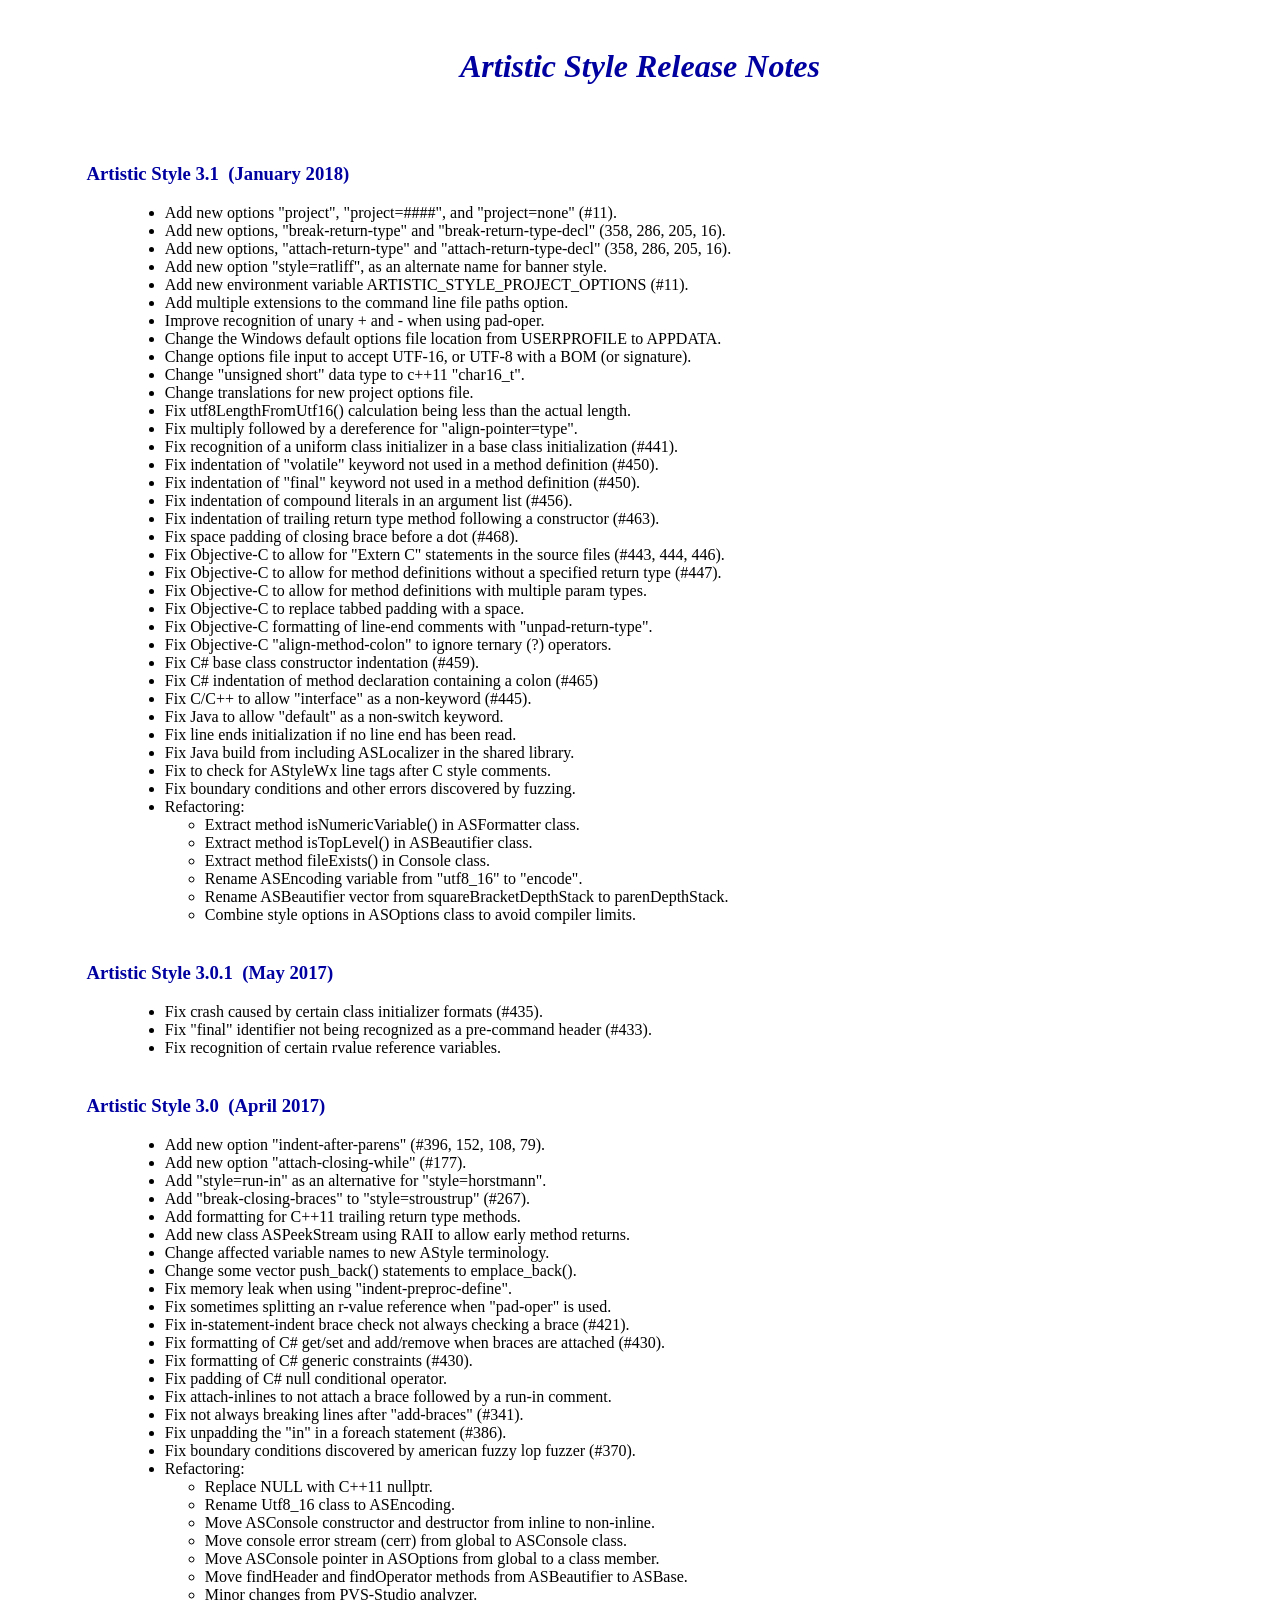
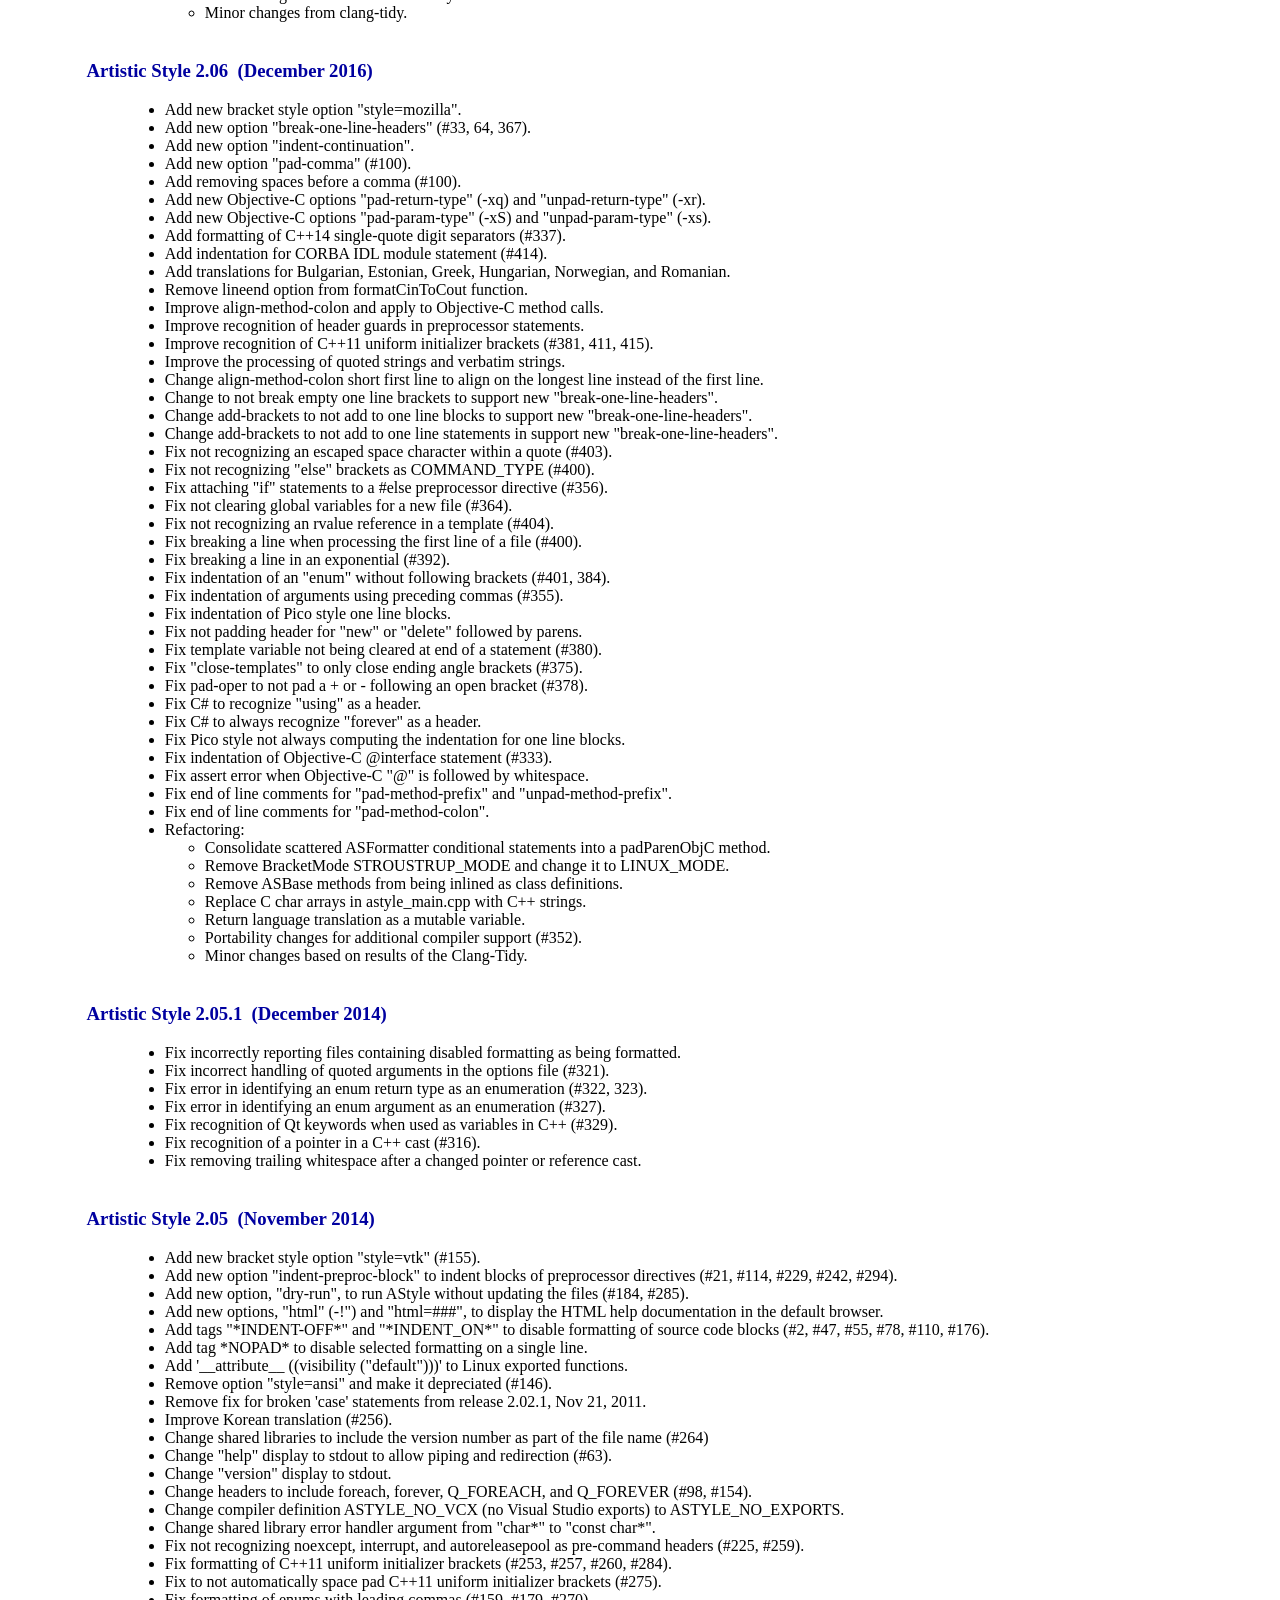
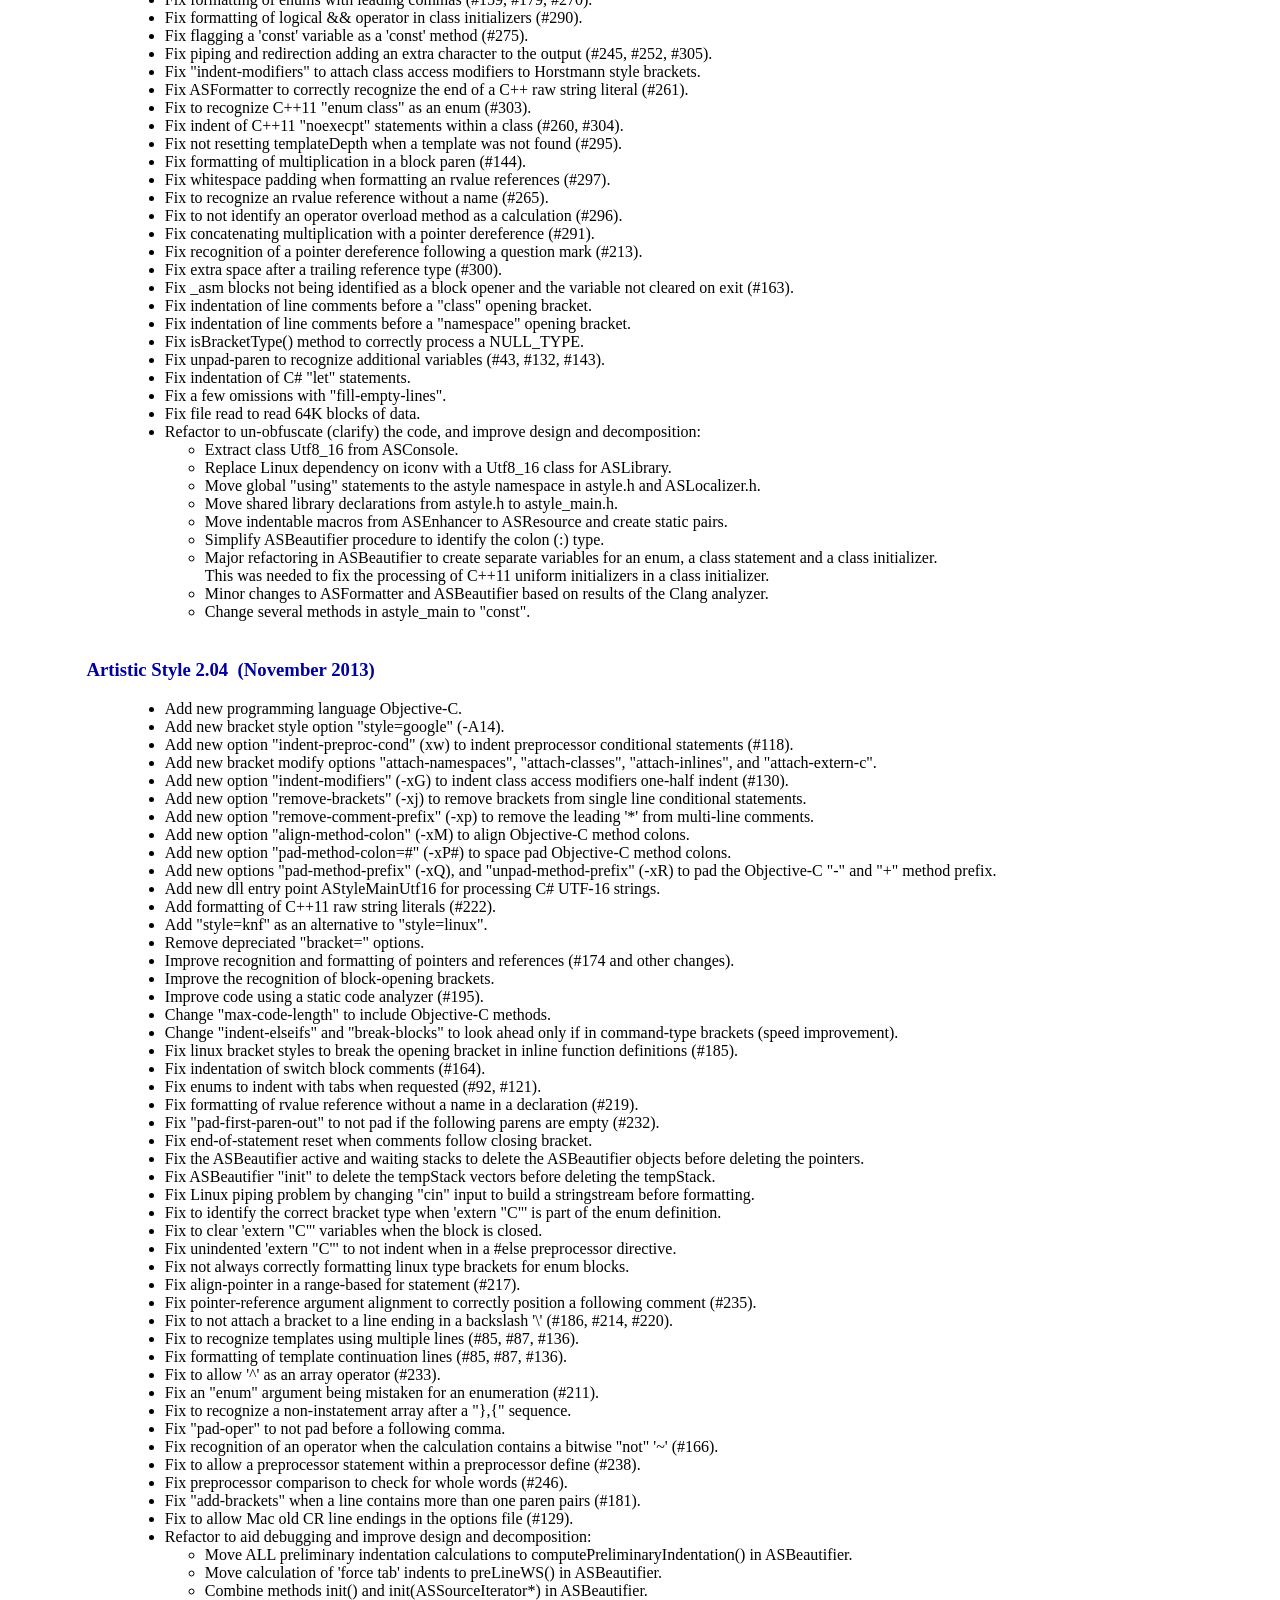
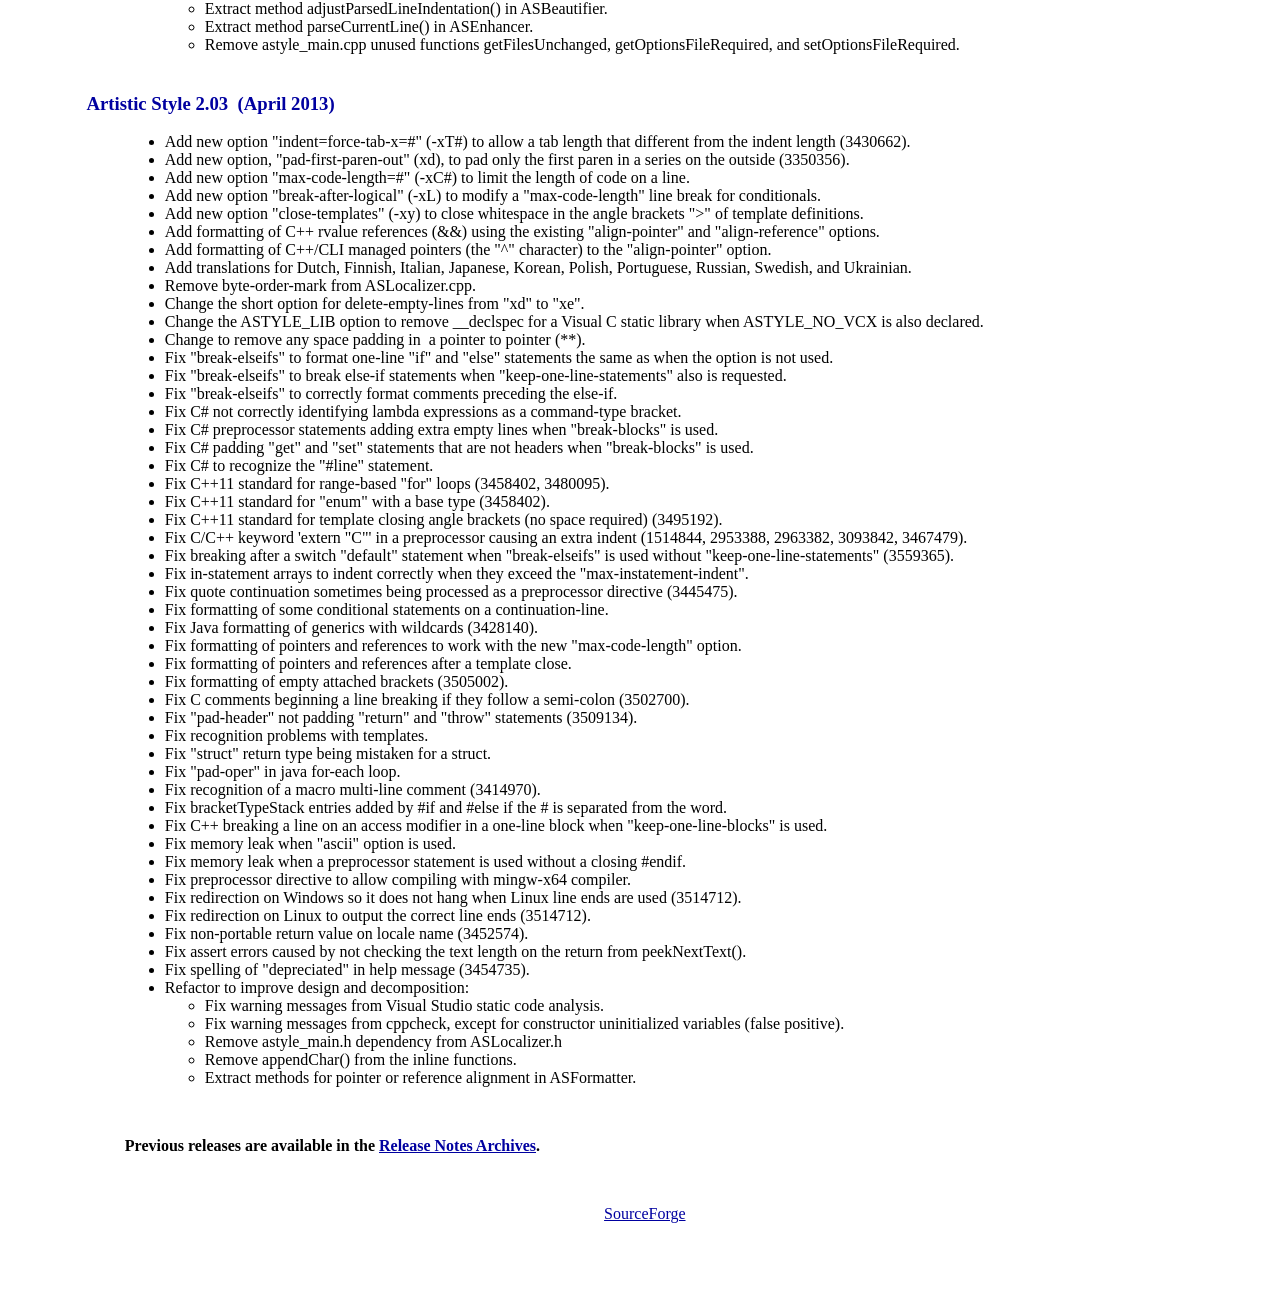
<file: AStyle/doc/notes.html>
<!DOCTYPE HTML PUBLIC "-//W3C//DTD HTML 4.01//EN" "http://www.w3.org/TR/html4/strict.dtd">

<html lang="en" xmlns="http://www.w3.org/1999/xhtml">

<head>
    <title>Artistic Style - Release Notes</title>
    <meta http-equiv="Content-Language" content="en-us" />
    <meta http-equiv="Content-Type" content="text/html; charset=us-ascii" />
    <link href="favicon.ico" rel="shortcut icon" type="image/x-icon" />
    <link href="styles.css" rel="stylesheet" type="text/css" />
</head>

<body>

    <h1>Artistic Style Release Notes</h1>

    <p>
        &nbsp;</p>

    <h3>Artistic Style 3.1&nbsp; (January 2018)</h3>

    <ul>
        <li>Add new options "project", "project=####", and "project=none" (#11).</li>
        <li>Add new options, &quot;break-return-type&quot; and &quot;break-return-type-decl&quot; (358, 286, 205, 16).
        </li>
        <li>Add new options, &quot;attach-return-type&quot; and &quot;attach-return-type-decl&quot; (358, 286, 205, 16).
        </li>
        <li>Add new option "style=ratliff", as an alternate name for banner style.</li>
        <li>Add new environment variable ARTISTIC_STYLE_PROJECT_OPTIONS (#11).</li>
        <li>Add multiple extensions to the command line file paths option.</li>
        <li>Improve recognition of unary + and - when using pad-oper.</li>
        <li>Change the Windows default options file location from USERPROFILE to APPDATA.</li>
        <li>Change options file input to accept UTF-16, or UTF-8 with a BOM (or signature).</li>
        <li>Change &quot;unsigned short&quot; data type to c++11 &quot;char16_t&quot;.</li>
        <li>Change translations for new project options file.</li>
        <li>Fix utf8LengthFromUtf16() calculation being less than the actual length.</li>
        <li>Fix multiply followed by a dereference for &quot;align-pointer=type&quot;.</li>
        <li>Fix recognition of a uniform class initializer in a base class initialization (#441).</li>
        <li>Fix indentation of "volatile" keyword not used in a method definition (#450).</li>
        <li>Fix indentation of "final" keyword not used in a method definition (#450).</li>
        <li>Fix indentation of compound literals in an argument list (#456).</li>
        <li>Fix indentation of trailing return type method following a constructor (#463).</li>
        <li>Fix space padding of closing brace before a dot (#468).</li>
        <li>Fix Objective-C to allow for &quot;Extern C&quot; statements in the source files (#443, 444, 446).</li>
        <li>Fix Objective-C to allow for method definitions without a specified return type (#447).</li>
        <li>Fix Objective-C to allow for method definitions with multiple param types.</li>
        <li>Fix Objective-C to replace tabbed padding with a space.</li>
        <li>Fix Objective-C formatting of line-end comments with &quot;unpad-return-type&quot;.</li>
        <li>Fix Objective-C &quot;align-method-colon&quot; to ignore ternary (?) operators.</li>
        <li>Fix C# base class constructor indentation (#459).</li>
        <li>Fix C# indentation of method declaration containing a colon (#465)</li>
        <li>Fix C/C++ to allow &quot;interface&quot; as a non-keyword (#445).</li>
        <li>Fix Java to allow &quot;default&quot; as a non-switch keyword.</li>
        <li>Fix line ends initialization if no line end has been read.</li>
        <li>Fix Java build from including ASLocalizer in the shared library.</li>
        <li>Fix to check for AStyleWx line tags after C style comments.</li>
        <li>Fix boundary conditions and other errors discovered by fuzzing.</li>
        <li>Refactoring:
            <ul>
                <li>Extract method isNumericVariable() in ASFormatter class.</li>
                <li>Extract method isTopLevel() in ASBeautifier class.</li>
                <li>Extract method fileExists() in Console class.</li>
                <li>Rename ASEncoding variable from &quot;utf8_16&quot; to &quot;encode&quot;.</li>
                <li>Rename ASBeautifier vector from squareBracketDepthStack to parenDepthStack.</li>
                <li>Combine style options in ASOptions class to avoid compiler limits.</li>
            </ul>
        </li>
    </ul>

    <h3>Artistic Style 3.0.1&nbsp; (May 2017)</h3>

    <ul>
        <li>Fix crash caused by certain class initializer formats (#435).</li>
        <li>Fix &quot;final&quot; identifier not being recognized as a pre-command header (#433).</li>
        <li>Fix recognition of certain rvalue reference variables.</li>
    </ul>

    <h3>Artistic Style 3.0&nbsp; (April 2017)</h3>

    <ul>
        <li>Add new option "indent-after-parens" (#396, 152, 108, 79).</li>
        <li>Add new option "attach-closing-while" (#177).</li>
        <li>Add &quot;style=run-in&quot; as an alternative for &quot;style=horstmann&quot;.</li>
        <li>Add &quot;break-closing-braces&quot; to &quot;style=stroustrup&quot; (#267).</li>
        <li>Add formatting for C++11 trailing return type methods.</li>
        <li>Add new class ASPeekStream using RAII to allow early method returns.</li>
        <li>Change affected variable names to new AStyle terminology.</li>
        <li>Change some vector push_back() statements to emplace_back().</li>
        <li>Fix memory leak when using &quot;indent-preproc-define&quot;.</li>
        <li>Fix sometimes splitting an r-value reference when &quot;pad-oper&quot; is used.</li>
        <li>Fix in-statement-indent brace check not always checking a brace (#421).</li>
        <li>Fix formatting of C# get/set and add/remove when braces are attached (#430).</li>
        <li>Fix formatting of C# generic constraints (#430).</li>
        <li>Fix padding of C# null conditional operator.</li>
        <li>Fix attach-inlines to not attach a brace followed by a run-in comment.</li>
        <li>Fix not always breaking lines after &quot;add-braces&quot; (#341).</li>
        <li>Fix unpadding the &quot;in&quot; in a foreach statement (#386).</li>
        <li>Fix boundary conditions discovered by american fuzzy lop fuzzer (#370).</li>
        <li>Refactoring:
            <ul>
                <li>Replace NULL with C++11 nullptr.</li>
                <li>Rename Utf8_16 class to ASEncoding.</li>
                <li>Move ASConsole constructor and destructor from inline to non-inline.</li>
                <li>Move console error stream (cerr) from global to ASConsole class.</li>
                <li>Move ASConsole pointer in ASOptions from global to a class member.</li>
                <li>Move findHeader and findOperator methods from ASBeautifier to ASBase.</li>
                <li>Minor changes from PVS-Studio analyzer.</li>
                <li>Minor changes from clang-tidy.</li>
            </ul>
        </li>
    </ul>

    <h3>Artistic Style 2.06&nbsp; (December 2016)</h3>

    <ul>
        <li>Add new bracket style option "style=mozilla".</li>
        <li>Add new option "break-one-line-headers" (#33, 64, 367).</li>
        <li>Add new option &quot;indent-continuation&quot;.</li>
        <li>Add new option &quot;pad-comma&quot; (#100).</li>
        <li>Add removing spaces before a comma (#100).</li>
        <li>Add new Objective&#8209;C options "pad-return-type" (-xq) and "unpad-return-type" (-xr).</li>
        <li>Add new Objective&#8209;C options "pad-param-type" (-xS) and "unpad-param-type" (-xs).</li>
        <li>Add formatting of C++14 single-quote digit separators (#337).</li>
        <li>Add indentation for CORBA IDL module statement (#414).</li>
        <li>Add translations for Bulgarian, Estonian, Greek, Hungarian, Norwegian, and Romanian.</li>
        <li>Remove lineend option from formatCinToCout function.</li>
        <li>Improve align-method-colon and apply to Objective&#8209;C method calls.</li>
        <li>Improve recognition of header guards in preprocessor statements.</li>
        <li>Improve recognition of C++11 uniform initializer brackets (#381, 411, 415).</li>
        <li>Improve the processing of quoted strings and verbatim strings.</li>
        <li>Change align-method-colon short first line to align on the longest line instead of the first line.</li>
        <li>Change to not break empty one line brackets to support new &quot;break-one-line-headers&quot;.</li>
        <li>Change add-brackets to not add to one line blocks to support new &quot;break-one-line-headers&quot;.</li>
        <li>Change add-brackets to not add to one line statements in support new &quot;break-one-line-headers&quot;.</li>
        <li>Fix not recognizing an escaped space character within a quote (#403).</li>
        <li>Fix not recognizing &quot;else&quot; brackets as COMMAND_TYPE (#400).</li>
        <li>Fix attaching &quot;if&quot; statements to a #else preprocessor directive (#356).</li>
        <li>Fix not clearing global variables for a new file (#364).</li>
        <li>Fix not recognizing an rvalue reference in a template (#404).</li>
        <li>Fix breaking a line when processing the first line of a file (#400).</li>
        <li>Fix breaking a line in an exponential (#392).</li>
        <li>Fix indentation of an &quot;enum&quot; without following brackets (#401, 384).</li>
        <li>Fix indentation of arguments using preceding commas (#355).</li>
        <li>Fix indentation of Pico style one line blocks.</li>
        <li>Fix not padding header for &quot;new&quot; or &quot;delete&quot; followed by parens.</li>
        <li>Fix template variable not being cleared at end of a statement (#380).</li>
        <li>Fix &quot;close-templates&quot; to only close ending angle brackets (#375).</li>
        <li>Fix pad-oper to not pad a + or - following an open bracket (#378).</li>
        <li>Fix C# to recognize &quot;using&quot; as a header.</li>
        <li>Fix C# to always recognize &quot;forever&quot; as a header.</li>
        <li>Fix Pico style not always computing the indentation for one line blocks.</li>
        <li>Fix indentation of Objective-C @interface statement (#333).</li>
        <li>Fix assert error when Objective-C &quot;@&quot; is followed by whitespace.</li>
        <li>Fix end of line comments for &quot;pad-method-prefix&quot; and &quot;unpad-method-prefix&quot;.</li>
        <li>Fix end of line comments for &quot;pad-method-colon&quot;.</li>
        <li>Refactoring:
            <ul>
                <li>Consolidate scattered ASFormatter conditional statements into a padParenObjC method.</li>
                <li>Remove BracketMode STROUSTRUP_MODE and change it to LINUX_MODE.</li>
                <li>Remove ASBase methods from being inlined as class definitions.</li>
                <li>Replace C char arrays in astyle_main.cpp with C++ strings.</li>
                <li>Return language translation as a mutable variable.</li>
                <li>Portability changes for additional compiler support (#352).</li>
                <li>Minor changes based on results of the Clang-Tidy. </li>
            </ul>
        </li>
    </ul>

    <h3>Artistic Style 2.05.1&nbsp; (December 2014)</h3>

    <ul>
        <li>Fix incorrectly reporting files containing disabled formatting as being formatted.</li>
        <li>Fix incorrect handling of quoted arguments in the options file (#321).</li>
        <li>Fix error in identifying an enum return type as an enumeration (#322, 323).</li>
        <li>Fix error in identifying an enum argument as an enumeration (#327).</li>
        <li>Fix recognition of Qt keywords when used as variables in C++ (#329).</li>
        <li>Fix recognition of a pointer in a C++ cast (#316).</li>
        <li>Fix removing trailing whitespace after a changed pointer or reference cast.</li>
    </ul>

    <h3>Artistic Style 2.05&nbsp; (November 2014)</h3>

    <ul>
        <li>Add new bracket style option "style=vtk" (#155).</li>
        <li>Add new option &quot;indent-preproc-block&quot; to indent blocks of preprocessor directives (#21, #114, #229,
            #242, #294).</li>
        <li>Add new option, "dry-run", to run AStyle without updating the files (#184, #285).</li>
        <li>Add new options, "html" (-!") and "html=###", to display the HTML help documentation in the default browser.
        </li>
        <li>Add tags &quot;*INDENT-OFF*&quot; and &quot;*INDENT_ON*&quot; to disable formatting of source code blocks
            (#2, #47, #55, #78, #110, #176).</li>
        <li>Add tag *NOPAD* to disable selected formatting on a single line.</li>
        <li>Add &#39;__attribute__ ((visibility (&quot;default&quot;)))&#39; to Linux exported functions.</li>
        <li>Remove option &quot;style=ansi&quot; and make it depreciated (#146).</li>
        <li>Remove fix for broken &#39;case&#39; statements from release 2.02.1, Nov 21, 2011.</li>
        <li>Improve Korean translation (#256).</li>
        <li>Change shared libraries to include the version number as part of the file name (#264)</li>
        <li>Change "help" display to stdout to allow piping and redirection (#63).</li>
        <li>Change "version" display to stdout. </li>
        <li>Change headers to include foreach, forever, Q_FOREACH, and Q_FOREVER (#98, #154).</li>
        <li>Change compiler definition ASTYLE_NO_VCX (no Visual Studio exports) to ASTYLE_NO_EXPORTS.</li>
        <li>Change shared library error handler argument from &quot;char*&quot; to &quot;const char*&quot;.</li>
        <li>Fix not recognizing noexcept, interrupt, and autoreleasepool as pre-command headers (#225, #259).</li>
        <li>Fix formatting of C++11 uniform initializer brackets (#253, #257, #260, #284).</li>
        <li>Fix to not automatically space pad C++11 uniform initializer brackets (#275).</li>
        <li>Fix formatting of enums with leading commas (#159, #179, #270).</li>
        <li>Fix formatting of logical &amp;&amp; operator in class initializers (#290).</li>
        <li>Fix flagging a &#39;const&#39; variable as a &#39;const&#39; method (#275).</li>
        <li>Fix piping and redirection adding an extra character to the output (#245, #252, #305). </li>
        <li>Fix "indent-modifiers" to attach class access modifiers to Horstmann style brackets. </li>
        <li>Fix ASFormatter to correctly recognize the end of a C++ raw string literal (#261).</li>
        <li>Fix to recognize C++11 &quot;enum class&quot; as an enum (#303).</li>
        <li>Fix indent of C++11 &quot;noexecpt&quot; statements within a class (#260, #304).</li>
        <li>Fix not resetting templateDepth when a template was not found (#295).</li>
        <li>Fix formatting of multiplication in a block paren (#144).</li>
        <li>Fix whitespace padding when formatting an rvalue references (#297).</li>
        <li>Fix to recognize an rvalue reference without a name (#265).</li>
        <li>Fix to not identify an operator overload method as a calculation (#296).</li>
        <li>Fix concatenating multiplication with a pointer dereference (#291).</li>
        <li>Fix recognition of a pointer dereference following a question mark (#213).</li>
        <li>Fix extra space after a trailing reference type (#300).</li>
        <li>Fix _asm blocks not being identified as a block opener and the variable not cleared on exit (#163).</li>
        <li>Fix indentation of line comments before a &quot;class&quot; opening bracket.</li>
        <li>Fix indentation of line comments before a &quot;namespace&quot; opening bracket.</li>
        <li>Fix isBracketType() method to correctly process a NULL_TYPE.</li>
        <li>Fix unpad-paren to recognize additional variables (#43, #132, #143). </li>
        <li>Fix indentation of C# &quot;let&quot; statements.</li>
        <li>Fix a few omissions with &quot;fill-empty-lines&quot;.</li>
        <li>Fix file read to read 64K blocks of data.</li>
        <li>Refactor to un-obfuscate (clarify) the code, and improve design and decomposition:
            <ul>
                <li>Extract class Utf8_16 from ASConsole. </li>
                <li>Replace Linux dependency on iconv with a Utf8_16 class for ASLibrary.</li>
                <li>Move global "using" statements to the astyle namespace in astyle.h and ASLocalizer.h. </li>
                <li>Move shared library declarations from astyle.h to astyle_main.h.</li>
                <li>Move indentable macros from ASEnhancer to ASResource and create static pairs.</li>
                <li>Simplify ASBeautifier procedure to identify the colon (:) type.</li>
                <li>Major refactoring in ASBeautifier to create separate variables for an enum, a class statement and a class initializer.<br />
                    This was needed to fix the processing of C++11 uniform initializers in a class initializer.
                </li>
                <li>Minor changes to ASFormatter and ASBeautifier based on results of the Clang analyzer. </li>
                <li>Change several methods in astyle_main to &quot;const&quot;.</li>
            </ul>
        </li>
    </ul>

    <h3>Artistic Style 2.04&nbsp; (November 2013)</h3>

    <ul>
        <li>Add new programming language Objective&#8209;C.</li>
        <li>Add new bracket style option "style=google" (-A14). </li>
        <li>Add new option "indent-preproc-cond" (xw) to indent preprocessor conditional statements (#118). </li>
        <li>Add new bracket modify options "attach-namespaces", "attach-classes", "attach-inlines", and "attach-extern-c".
        </li>
        <li>Add new option "indent-modifiers" (-xG) to indent class access modifiers one-half indent (#130). </li>
        <li>Add new option "remove-brackets" (-xj) to remove brackets from single line conditional statements.</li>
        <li>Add new option "remove-comment-prefix" (-xp) to remove the leading '*' from multi-line comments. </li>
        <li>Add new option "align-method-colon" (-xM) to align Objective&#8209;C method colons. </li>
        <li>Add new option "pad-method-colon=#" (-xP#) to space pad Objective&#8209;C method colons. </li>
        <li>Add new options "pad-method-prefix" (-xQ), and "unpad-method-prefix" (-xR) to pad the Objective&#8209;C "-" and
            "+" method prefix. </li>
        <li>Add new dll entry point AStyleMainUtf16 for processing C# UTF-16 strings. </li>
        <li>Add formatting of C++11 raw string literals (#222). </li>
        <li>Add "style=knf" as an alternative to "style=linux".</li>
        <li>Remove depreciated "bracket=" options.</li>
        <li>Improve recognition and formatting of pointers and references (#174 and other changes). </li>
        <li>Improve the recognition of block-opening brackets.</li>
        <li>Improve code using a static code analyzer (#195).</li>
        <li>Change "max-code-length" to include Objective&#8209;C methods.</li>
        <li>Change "indent-elseifs" and "break-blocks" to look ahead only if in command-type brackets (speed improvement).
        </li>
        <li>Fix linux bracket styles to break the opening bracket in inline function definitions (#185). </li>
        <li>Fix indentation of switch block comments (#164). </li>
        <li>Fix enums to indent with tabs when requested (#92, #121). </li>
        <li>Fix formatting of rvalue reference without a name in a declaration (#219). </li>
        <li>Fix "pad-first-paren-out" to not pad if the following parens are empty (#232). </li>
        <li>Fix end-of-statement reset when comments follow closing bracket.</li>
        <li>Fix the ASBeautifier active and waiting stacks to delete the ASBeautifier objects before deleting the pointers.
        </li>
        <li>Fix ASBeautifier "init" to delete the tempStack vectors before deleting the tempStack.</li>
        <li>Fix Linux piping problem by changing "cin" input to build a stringstream before formatting. </li>
        <li>Fix to identify the correct bracket type when 'extern "C"' is part of the enum definition. </li>
        <li>Fix to clear 'extern "C"' variables when the block is closed. </li>
        <li>Fix unindented 'extern "C"' to not indent when in a #else preprocessor directive.</li>
        <li>Fix not always correctly formatting linux type brackets for enum blocks.</li>
        <li>Fix align-pointer in a range-based for statement (#217).</li>
        <li>Fix pointer-reference argument alignment to correctly position a following comment (#235).</li>
        <li>Fix to not attach a bracket to a line ending in a backslash '\' (#186, #214, #220). </li>
        <li>Fix to recognize templates using multiple lines (#85, #87, #136).</li>
        <li>Fix formatting of template continuation lines (#85, #87, #136).</li>
        <li>Fix to allow '^' as an array operator (#233). </li>
        <li>Fix an "enum" argument being mistaken for an enumeration (#211).</li>
        <li>Fix to recognize a non-instatement array after a "},{" sequence.</li>
        <li>Fix "pad-oper" to not pad before a following comma. </li>
        <li>Fix recognition of an operator when the calculation contains a bitwise "not" '~' (#166).</li>
        <li>Fix to allow a preprocessor statement within a preprocessor define (#238).</li>
        <li>Fix preprocessor comparison to check for whole words (#246).</li>
        <li>Fix "add-brackets" when a line contains more than one paren pairs (#181).</li>
        <li>Fix to allow Mac old CR line endings in the options file (#129).</li>
        <li>Refactor to aid debugging and improve design and decomposition:
            <ul>
                <li>Move ALL preliminary indentation calculations to computePreliminaryIndentation() in ASBeautifier.</li>
                <li>Move calculation of 'force tab' indents to preLineWS() in ASBeautifier. </li>
                <li>Combine methods init() and init(ASSourceIterator*) in ASBeautifier.</li>
                <li>Extract method adjustParsedLineIndentation() in ASBeautifier.</li>
                <li>Extract method parseCurrentLine() in ASEnhancer.&nbsp; </li>
                <li>Remove astyle_main.cpp unused functions getFilesUnchanged, getOptionsFileRequired, and setOptionsFileRequired.
                </li>
            </ul>
        </li>
    </ul>

    <h3>Artistic Style 2.03&nbsp; (April 2013)</h3>

    <ul>
        <li>Add new option "indent=force-tab-x=#" (-xT#) to allow a tab length that different from the indent length (3430662).
        </li>
        <li>Add new option, "pad-first-paren-out" (xd), to pad only the first paren in a series on the outside (3350356).
        </li>
        <li>Add new option "max-code-length=#" (-xC#) to limit the length of code on a line. </li>
        <li>Add new option "break-after-logical" (-xL) to modify a "max-code-length" line break for conditionals. </li>
        <li>Add new option &quot;close-templates&quot; (-xy) to close whitespace in the angle brackets "&gt;" of template
            definitions.</li>
        <li>Add formatting of C++ rvalue references (&amp;&amp;) using the existing &quot;align-pointer&quot; and &quot;align-reference&quot;
            options.</li>
        <li>Add formatting of C++/CLI managed pointers (the "^" character) to the &quot;align-pointer&quot; option.</li>
        <li>Add translations for Dutch, Finnish, Italian, Japanese, Korean, Polish, Portuguese, Russian, Swedish, and Ukrainian.
        </li>
        <li>Remove byte-order-mark from ASLocalizer.cpp.</li>
        <li>Change the short option for delete-empty-lines from "xd" to "xe".</li>
        <li>Change the ASTYLE_LIB option to remove __declspec for a Visual C static library when ASTYLE_NO_VCX is also declared.
        </li>
        <li>Change to remove any space padding in&nbsp; a pointer to pointer (**).</li>
        <li>Fix "break-elseifs" to format one-line "if" and "else" statements the same as when the option is not used.
        </li>
        <li>Fix "break-elseifs" to break else-if statements when "keep-one-line-statements" also is requested. </li>
        <li>Fix "break-elseifs" to correctly format comments preceding the else-if. </li>
        <li>Fix C# not correctly identifying lambda expressions as a command-type bracket.</li>
        <li>Fix C# preprocessor statements adding extra empty lines when "break-blocks" is used. </li>
        <li>Fix C# padding "get" and "set" statements that are not headers when "break-blocks" is used. </li>
        <li>Fix C# to recognize the "#line" statement. </li>
        <li>Fix C++11 standard for range-based "for" loops (3458402, 3480095). </li>
        <li>Fix C++11 standard for "enum" with a base type (3458402). </li>
        <li>Fix C++11 standard for template closing angle brackets (no space required) (3495192). </li>
        <li>Fix C/C++ keyword 'extern "C"' in a preprocessor causing an extra indent (1514844, 2953388, 2963382, 3093842,
            <span>3467479)</span>. </li>
        <li>Fix breaking after a switch "default" statement when "break-elseifs" is used without "keep-one-line-statements"
            (<span>3559365</span>). </li>
        <li>Fix in-statement arrays to indent correctly when they exceed the "max-instatement-indent". </li>
        <li>Fix quote continuation sometimes being processed as a preprocessor directive (3445475).</li>
        <li>Fix formatting of some conditional statements on a continuation-line.</li>
        <li>Fix Java formatting of generics with wildcards (3428140).</li>
        <li>Fix formatting of pointers and references to work with the new "max-code-length" option. </li>
        <li>Fix formatting of pointers and references after a template close.</li>
        <li>Fix formatting of empty attached brackets (3505002).</li>
        <li>Fix C comments beginning a line breaking if they follow a semi-colon (3502700).</li>
        <li>Fix &quot;pad-header&quot; not padding &quot;return&quot; and &quot;throw&quot; statements (3509134).</li>
        <li>Fix recognition problems with templates.</li>
        <li>Fix "struct" return type being mistaken for a struct.</li>
        <li>Fix "pad-oper" in java for-each loop.</li>
        <li>Fix recognition of a macro multi-line comment (3414970).</li>
        <li>Fix bracketTypeStack entries added by #if and #else if the # is separated from the word. </li>
        <li>Fix C++ breaking a line on an access modifier in a one-line block when &quot;keep-one-line-blocks&quot; is used.
        </li>
        <li>Fix memory leak when &quot;ascii&quot; option is used.</li>
        <li>Fix memory leak when a preprocessor statement is used without a closing #endif.</li>
        <li>Fix preprocessor directive to allow compiling with mingw-x64 compiler.</li>
        <li>Fix redirection on Windows so it does not hang when Linux line ends are used (3514712).</li>
        <li>Fix redirection on Linux to output the correct line ends (3514712).</li>
        <li>Fix non-portable return value on locale name (3452574). </li>
        <li>Fix assert errors caused by not checking the text length on the return from peekNextText().</li>
        <li>Fix spelling of "depreciated" in help message (3454735).</li>
        <li>Refactor to improve design and decomposition:
            <ul>
                <li>Fix warning messages from Visual Studio static code analysis.</li>
                <li>Fix warning messages from cppcheck, except for constructor uninitialized variables (false positive). </li>
                <li>Remove astyle_main.h dependency from ASLocalizer.h </li>
                <li>Remove appendChar() from the inline functions.</li>
                <li>Extract methods for pointer or reference alignment in ASFormatter. </li>
            </ul>
        </li>
    </ul>

    <p>
        &nbsp;</p>
    <p>
        <strong>Previous releases are available in the <a href="http://astyle.sourceforge.net/notesArchives.html">Release
            Notes Archives</a>.</strong></p>
    <p>
        &nbsp;</p>

    <p style="margin-left: -0.4in; text-align: center;">
        <a href="http://sourceforge.net/projects/astyle">
            SourceForge</a></p>

    <p>
        &nbsp;</p>

</body>

</html>
</file>
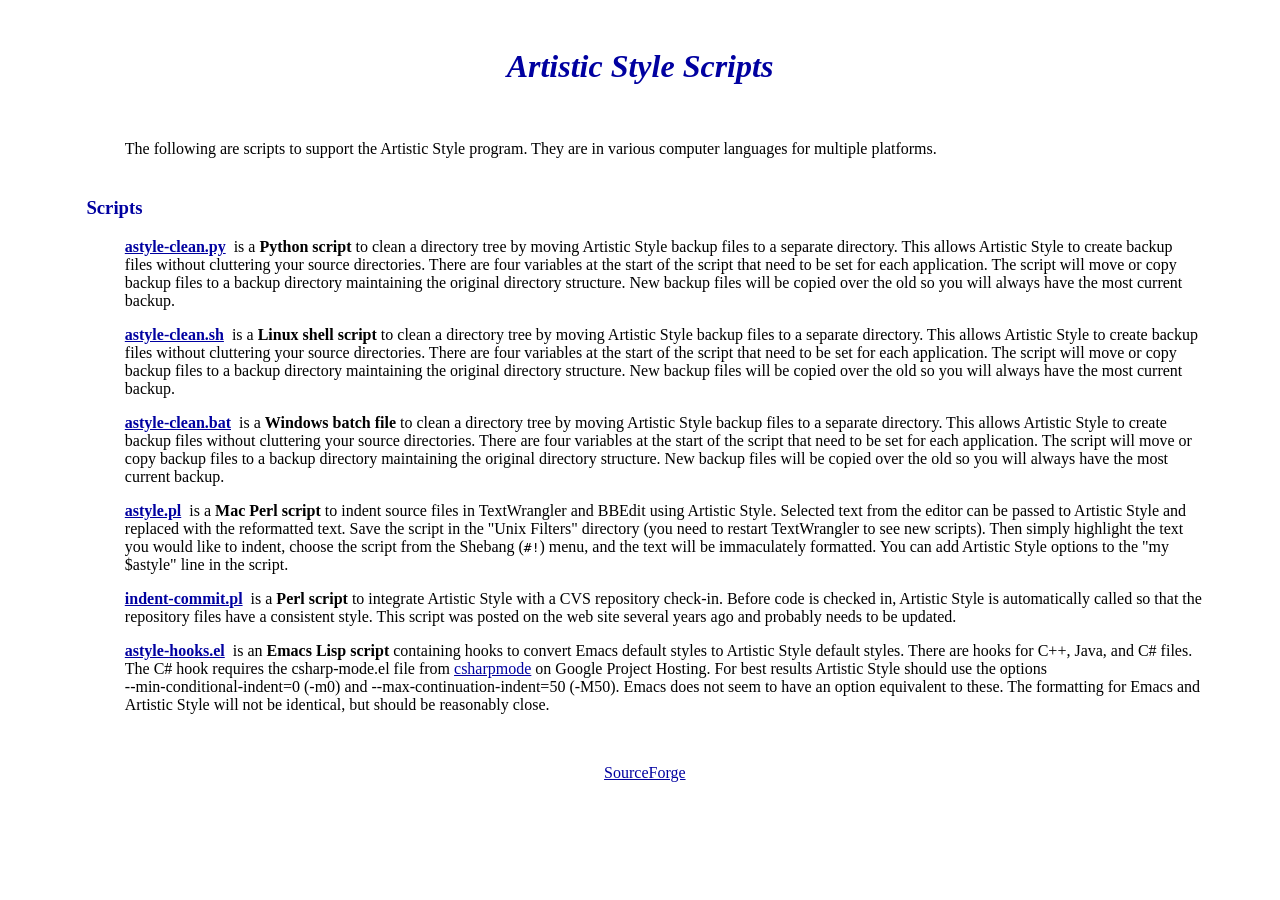
<file: AStyle/doc/scripts.html>
<!DOCTYPE HTML PUBLIC "-//W3C//DTD HTML 4.01//EN" "http://www.w3.org/TR/html4/strict.dtd">

<html lang="en" xmlns="http://www.w3.org/1999/xhtml">

<head>
    <title>Artistic Style - Scripts</title>
    <meta http-equiv="Content-Language" content="en-us" />
    <meta http-equiv="Content-Type" content="text/html; charset=us-ascii" />
    <link href="favicon.ico" rel="shortcut icon" type="image/x-icon" />
    <link href="styles.css" rel="stylesheet" type="text/css" />
</head>

<body>

    <h1>Artistic Style Scripts</h1>

    <p>
        &nbsp;</p>
    <p>
        The following are scripts to support the Artistic Style program. They are in various computer languages for multiple
        platforms.</p>

    <h3>Scripts</h3>

    <p>
        <a href="https://sourceforge.net/projects/astyle/files/OldFiles/scripts/astyle-clean.py.zip" target="_blank" title="open new window">
            <strong>astyle-clean.py</strong></a>&nbsp; is a <strong>Python script</strong> to clean a directory tree by
        moving Artistic Style backup files to a separate directory. This allows Artistic Style to create backup files
        without cluttering your source directories. There are four variables at the start of the script that need to be
        set for each application. The script will move or copy backup files to a backup directory maintaining the original
        directory structure. New backup files will be copied over the old so you will always have the most current 
        backup.</p>
    <p>
        <a href="https://sourceforge.net/projects/astyle/files/OldFiles/scripts/astyle-clean.sh.zip" target="_blank" title="open new window">
            <strong>astyle-clean.sh</strong></a>&nbsp; is a <strong>Linux shell script</strong> to clean a directory tree
        by moving Artistic Style backup files to a separate directory. This allows Artistic Style to create backup files
        without cluttering your source directories. There are four variables at the start of the script that need to be
        set for each application. The script will move or copy backup files to a backup directory maintaining the original
        directory structure. New backup files will be copied over the old so you will always have the most current 
        backup.</p>
    <p>
        <a href="https://sourceforge.net/projects/astyle/files/OldFiles/scripts/astyle-clean.bat.zip" target="_blank" title="open new window">
            <strong>astyle-clean.bat</strong></a>&nbsp; is a <strong>Windows batch file</strong> to clean a directory
        tree by moving Artistic Style backup files to a separate directory. This allows Artistic Style to create backup
        files without cluttering your source directories. There are four variables at the start of the script that need
        to be set for each application. The script will move or copy backup files to a backup directory maintaining the
        original directory structure. New backup files will be copied over the old so you will always have the most current
        backup.</p>
    <p>
        <a href="https://sourceforge.net/projects/astyle/files/OldFiles/scripts/astyle.pl.zip" target="_blank" title="open new window">
            <strong>astyle.pl</strong></a>&nbsp; is a <strong>Mac Perl script</strong> to indent source files in TextWrangler
        and BBEdit using Artistic Style. Selected text from the editor can be passed to Artistic Style and replaced with
        the reformatted text. Save the script in the "Unix Filters" directory (you need to restart TextWrangler to see
        new scripts). Then simply highlight the text you would like to indent, choose the script from the Shebang (<code>#!</code>)
        menu, and the text will be immaculately formatted. You can add Artistic Style options to the "my $astyle" line
        in the script.</p>
    <p>
        <a href="https://sourceforge.net/projects/astyle/files/OldFiles/scripts/indent-commit.pl.zip" target="_blank" title="open new window">
            <strong>indent-commit.pl</strong></a>&nbsp; is a <strong>Perl script</strong> to integrate Artistic Style
        with a CVS repository check-in. Before code is checked in, Artistic Style is automatically called so that the
        repository files have a consistent style. This script was posted on the web site several years ago and probably
        needs to be updated.</p>
    <p>
        <a href="https://sourceforge.net/projects/astyle/files/OldFiles/scripts/astyle-hooks.el.zip" target="_blank" title="open new window">
            <strong>astyle-hooks.el</strong></a>&nbsp; is an <strong>Emacs Lisp script</strong> containing hooks to convert
        Emacs default styles to Artistic Style default styles. There are hooks for C++, Java, and C# files. The C# hook
        requires the csharp-mode.el file from <a href="https://code.google.com/p/csharpmode/" target="_blank" title="open new window">
            csharpmode</a> on Google Project Hosting. For best results Artistic Style should use the options &#8209;&#8209;min&#8209;conditional&#8209;indent=0
        (&#8209;m0) and &#8209;&#8209;max&#8209;continuation&#8209;indent=50 (&#8209;M50). Emacs does not seem to have
        an option equivalent to these. The formatting for Emacs and Artistic Style will not be identical, but should be
        reasonably close.</p>
    <p>
        &nbsp;</p>

    <p style="margin-left: -0.4in; text-align: center;">
        <a href="http://sourceforge.net/projects/astyle">
            SourceForge</a></p>

    <p>
        &nbsp;</p>

</body>

</html>
</file>
<file: site.css>
@font-face{font-family:Heebo;src:url('assets/Heebo.ttf') format('truetype');font-weight:100 900;font-display:swap}
:root{color-scheme:light;--page:#f4f7fa;--surface:#fff;--ink:#152d43;--muted:#506579;--blue:#154d7e;--accent:#175f9e;--line:#cbd8e3;--soft:#e4eff7;--hero:#d9ecfa;--hero-ink:#153f64;--deep:#123f6b;--code:#eef3f7;--focus:#925400;--shadow:0 15px 45px #183e6020}
@media(prefers-color-scheme:dark){:root{color-scheme:dark;--page:#101a24;--surface:#172532;--ink:#e6eff6;--muted:#afc1cf;--blue:#a6d5ff;--accent:#a6d5ff;--line:#3d5264;--soft:#20384c;--hero:#183b58;--hero-ink:#e2f1fd;--deep:#0b263e;--code:#0e1923;--focus:#ffd18a;--shadow:0 15px 45px #0003}}
*{box-sizing:border-box}html{scroll-behavior:smooth;scroll-padding-top:2rem}body{margin:0;background:var(--page);color:var(--ink);font:400 1rem/1.65 Heebo,system-ui,sans-serif}a{color:var(--accent);text-underline-offset:.24em;text-decoration-thickness:1px}a:hover{text-decoration-thickness:2px}button,select{font:inherit}button,a,select,summary{-webkit-tap-highlight-color:transparent}button,select,summary{cursor:pointer}:focus-visible{outline:3px solid var(--focus);outline-offset:5px}img{max-width:100%;height:auto;display:block}[hidden]{display:none!important}.page-shell{max-width:1560px;margin:auto;padding:0 4.2%}.site-header{display:flex;align-items:center;gap:2rem;padding:1.7rem 0;flex-wrap:wrap}.brand{display:flex;align-items:center;gap:.7rem;text-decoration:none;color:var(--ink);font-size:1.25rem;line-height:1.2;font-weight:650}.brand small{display:block;font:500 .72rem/1.7 ui-monospace,monospace;letter-spacing:.045em;color:var(--muted);margin-top:.2rem}.brand b{color:var(--blue)}nav{display:flex;gap:1.5rem;flex:1;justify-content:center}nav a{color:var(--muted);text-decoration:none;font-size:.95rem}nav a:hover{color:var(--accent)} .hero{background:var(--hero);color:var(--hero-ink);padding:4.5rem 3.2rem 3rem;display:grid;grid-template-columns:.9fr 1.3fr;align-items:center;gap:2.8rem;border-top:5px solid var(--deep);position:relative}.eyebrow{font:600 .78rem/1.65 ui-monospace,monospace;letter-spacing:.095em;margin:0 0 1.4rem;color:var(--blue)}h1,h2,h3,h4,p{margin-top:0}h1{font-size:clamp(2.9rem,4.5vw,4.6rem);font-weight:780;letter-spacing:-.045em;line-height:1.05;margin-bottom:1.6rem}h1 em{font-style:normal;color:var(--blue)}h2{font-size:clamp(2.1rem,3.3vw,3.25rem);font-weight:730;line-height:1.14;letter-spacing:-.035em;margin-bottom:1.5rem}h3{line-height:1.3;font-size:1.4rem}h4{font-size:1.1rem;margin-bottom:.6rem}p{margin-bottom:1.2rem}.hero-lead{font-size:1.1rem;max-width:34ch}.hero-actions{display:flex;align-items:center;gap:1.2rem;flex-wrap:wrap;margin:1.7rem 0}.button{display:inline-flex;min-height:48px;align-items:center;justify-content:center;padding:.75rem 1.15rem;border-radius:5px;text-decoration:none;font-weight:650;transition:transform .25s cubic-bezier(.2,.8,.2,1),opacity .25s cubic-bezier(.2,.8,.2,1);text-align:center}.button:hover{transform:translateY(-2px);text-decoration:none}.button:active{transform:scale(.98)}.primary{color:#fff;background:#154d7e;box-shadow:inset 0 1px #ffffff24}.secondary{background:var(--soft);color:var(--ink);border:1px solid var(--line)}.text-link{font-weight:550}.hero-meta{font:400 .8rem/1.6 ui-monospace,monospace;opacity:.8;margin:1.8rem 0 0}.hero-figure{min-width:0;margin:0}.window-frame{padding:6px;background:var(--surface);border:1px solid var(--line);border-radius:8px;box-shadow:var(--shadow)}.window-title{display:flex;align-items:center;gap:.6rem;padding:.35rem .4rem .65rem;font:500 .75rem/1.5 ui-monospace,monospace;color:var(--muted)}.window-title>span:last-child{margin-left:auto}.window-mark{color:var(--accent);font-size:1rem}.window-frame img{width:100%;border-radius:2px}.hero-figure figcaption{font-size:.8rem;margin-top:.9rem;color:var(--hero-ink);opacity:.85}.platform-strip{display:flex;align-items:center;justify-content:space-between;gap:1.4rem;flex-wrap:wrap;padding:1.4rem 0;border-bottom:1px solid var(--line);font-size:.82rem;color:var(--muted)}.platform-strip p{font:600 .72rem/1.5 ui-monospace,monospace;margin:0;color:var(--ink)}.section{padding:6.5rem 0}.program-section,.releases-section{display:grid;grid-template-columns:1fr 1.25fr;gap:8%}.section-intro p:not(.eyebrow){max-width:40ch;color:var(--muted)}.capabilities{margin:0}.capabilities>div{padding:1.4rem 0;border-top:1px solid var(--line);display:grid;grid-template-columns:.85fr 1.15fr;gap:1.5rem}.capabilities dt{font-size:1.1rem;font-weight:650;line-height:1.4}.capabilities dd{margin:0;color:var(--muted)}kbd{font:500 .85rem/1.4 ui-monospace,monospace;border:1px solid var(--line);border-bottom-width:3px;padding:.1rem .35rem;border-radius:3px;background:var(--surface);color:var(--ink)}code{font:400 .88em/1.6 ui-monospace,monospace;overflow-wrap:anywhere}p code{background:var(--code);padding:.12em .3em;border-radius:3px}.section-heading{display:flex;align-items:end;justify-content:space-between;gap:2rem;margin-bottom:2rem}.section-heading h2{margin:0}.section-heading>p{color:var(--muted);font-size:.95rem;margin:0}.gallery-section{padding-top:1rem}.tab-list{display:flex;gap:.5rem;flex-wrap:wrap;border-bottom:1px solid var(--line);padding:0 0 .8rem}.tab-list button{min-height:44px;border:0;border-radius:4px;padding:.6rem 1rem;background:transparent;color:var(--muted);font-weight:550}.tab-list [aria-selected=true]{background:var(--deep);color:#fff}.tab-list button:hover{box-shadow:inset 0 -2px var(--accent)}.gallery-section figure{background:var(--soft);margin:1.3rem 0 0;padding:2rem;border-radius:6px}.gallery-section figure img{max-height:610px;width:auto;margin:auto;border:5px solid var(--surface);border-radius:4px;box-shadow:var(--shadow)}figcaption{font-size:.88rem;color:var(--muted);margin:1.2rem 0 0}.gallery-section figcaption{text-align:center}.history-section{padding:5rem 3.2rem;background:var(--deep);color:#eef7ff}.history-section .eyebrow{color:#a5d7ff}.history-header{max-width:690px}.history-header>p:last-child{color:#c8daea;max-width:60ch}.lineage{list-style:none;padding:0;margin:3rem 0;display:grid;grid-template-columns:repeat(4,1fr)}.lineage li{padding:1.5rem;border-top:2px solid #86b0ce;border-left:1px solid #527793;position:relative}.lineage li:first-child{border-left:0;padding-left:0}.lineage h3{font-size:1.3rem;margin-bottom:.1rem}.lineage p{font-size:.93rem;color:#cfdeeb}.lineage .lineage-name{font:400 .8rem/1.6 ui-monospace,monospace;color:#a8c7e0;margin-bottom:1.4rem}.lineage a{color:#d0eaff;font-size:.88rem}.lineage-current{background:#ffffff09}.lineage-current img{position:absolute;right:.7rem;top:-2.8rem}.why-linux{display:grid;grid-template-columns:1fr 2fr;gap:3rem;border-top:1px solid #527793;padding-top:2.5rem}.why-linux h3{font-size:1.5rem;max-width:15ch}.why-linux p{color:#cfdeeb}.source-note{font-size:.85rem;color:var(--muted)}.why-linux .source-note{color:#b6ccdd}.why-linux a{color:#d0eaff}.install-panel{display:grid;grid-template-columns:.85fr 1.15fr;gap:6%;padding-top:2rem}.install-panel h3{font-size:2rem;letter-spacing:-.025em}.install-panel p{color:var(--muted)}.commands,.mac-options{min-width:0}.code-label{font:600 .72rem/1.6 ui-monospace,monospace;letter-spacing:.04em;margin:.3rem 0 .8rem}pre{background:var(--code);color:var(--ink);padding:1.4rem;border-radius:5px;overflow:auto;max-width:100%;font-size:.88rem;line-height:1.8;border-left:3px solid var(--line);tab-size:2}pre code{overflow-wrap:normal}.notice{border-left:3px solid var(--line);padding-left:1rem}details{border-bottom:1px solid var(--line);padding:1rem 0}summary{font-weight:550;min-height:28px}details[open] summary{margin-bottom:1rem}.mac-options h4:not(:first-child){margin-top:1.8rem}.releases-section{border-top:1px solid var(--line)}.release-list article{padding:1.7rem 0;border-top:1px solid var(--line)}.release-list article:first-child{padding-top:0;border-top:0}.release-title{display:flex;align-items:center;gap:1.4rem;flex-wrap:wrap;margin-bottom:.8rem}.release-title h3{font:600 2rem/1.2 ui-monospace,monospace;letter-spacing:-.06em;margin:0}.release-title span{font:500 .73rem/1.5 ui-monospace,monospace;color:var(--muted)}.release-title .release-status{background:var(--soft);color:var(--blue);padding:.3rem .5rem}.release-list p{color:var(--muted);margin-bottom:.7rem}.release-list a{font-size:.9rem}.about-section{display:grid;grid-template-columns:.6fr 1.4fr;gap:6%;padding:4.5rem 3.2rem;background:var(--soft);align-items:start}.about-icon{width:190px;justify-self:center;margin-top:2rem}.about-section p:not(.eyebrow){color:var(--muted);max-width:65ch}.about-section strong{color:var(--ink)}.about-links{display:flex;gap:1.4rem;flex-wrap:wrap;margin-top:1.5rem;font-size:.9rem}.support-section{display:grid;grid-template-columns:1.5fr 1fr;gap:12%;padding:5rem 0}.support-section h2{font-size:2rem}.support-section p:not(.eyebrow){color:var(--muted)}.support-links{display:flex;align-items:start;flex-direction:column;justify-content:center;gap:1rem}.support-links p{font-size:.82rem;max-width:35ch}footer{display:flex;align-items:center;gap:2rem;flex-wrap:wrap;padding:2rem 0;border-top:1px solid var(--line);font-size:.85rem;color:var(--muted)}footer p{margin:0;flex:1}footer>div{display:flex;gap:1rem}.footer-brand{font-size:1rem}.skip{position:absolute;top:0;left:1rem;transform:translateY(-140%);background:var(--surface);color:var(--ink);padding:.8rem;z-index:2}.skip:focus{transform:translateY(0)}
@media(max-width:1100px){.site-header{gap:1.2rem}nav{gap:1rem}.hero{padding:3rem 2rem;gap:2rem;grid-template-columns:1fr 1.15fr}.hero h1{font-size:3.2rem}.hero-actions{gap:.9rem}.platform-strip{font-size:.78rem}.capabilities>div{grid-template-columns:1fr;gap:.6rem}.lineage li{padding:1.2rem .9rem}.lineage h3{font-size:1.12rem}.history-section,.about-section{padding:4rem 2rem}}
@media(max-width:800px){.page-shell{padding:0 1.2rem}.site-header{justify-content:space-between;padding:1.2rem 0}.site-header nav{order:3;width:100%;flex:auto;justify-content:space-between;padding-top:.6rem;gap:.6rem;flex-wrap:wrap}.hero{grid-template-columns:1fr;padding:2.7rem 1.5rem 2rem;gap:2.5rem}.hero h1{font-size:clamp(2.8rem,9vw,4rem)}.hero-lead{max-width:44ch}.hero-meta{margin-top:1.2rem}.window-title{font-size:.68rem}.platform-strip{justify-content:start;gap:.6rem 1.3rem}.platform-strip p{width:100%}.section{padding:4rem 0}.program-section,.releases-section,.install-panel,.support-section{grid-template-columns:1fr;gap:2rem}.section-intro p:not(.eyebrow){max-width:60ch}.capabilities>div{grid-template-columns:.8fr 1.2fr;gap:1rem}.section-heading{align-items:start;flex-direction:column;gap:1rem}.gallery-section{padding-top:0}.gallery-section figure{padding:1rem}.gallery-section figcaption{font-size:.8rem}.history-section{padding:3rem 1.5rem}.lineage{grid-template-columns:1fr 1fr;gap:1.5rem 0;margin:2rem 0}.lineage li:nth-child(3){border-left:0;padding-left:0}.lineage-current img{display:none}.why-linux{grid-template-columns:1fr;gap:.5rem}.why-linux h3{max-width:none}.about-section{grid-template-columns:1fr;padding:2.5rem 1.5rem;gap:1rem}.about-icon{justify-self:start;width:96px;margin-top:0}.support-section{padding:3rem 0}.support-links{gap:.9rem}footer{gap:1rem}footer p{flex:auto;width:100%;order:3}}
@media(max-width:440px){.page-shell{padding:0 .85rem}.brand{font-size:1.1rem;gap:.4rem}.brand img{width:40px}.brand small{font-size:.63rem}.theme-control>span{display:none}.site-header nav a{font-size:.84rem}.hero{padding:2rem 1.1rem}.eyebrow{font-size:.7rem;letter-spacing:.05em}.hero h1{font-size:2.8rem}.hero-actions{align-items:start;flex-direction:column}.hero-lead{font-size:1rem}.capabilities>div{grid-template-columns:1fr}.lineage{grid-template-columns:1fr}.lineage li{border-left:0;padding:1rem 0}.lineage p{max-width:40ch}.gallery-section figure{padding:.65rem}.tab-list{gap:.2rem}.tab-list button{padding:.55rem .65rem;font-size:.86rem}.hero-figure figcaption{font-size:.75rem}.window-title>span:last-child{font-size:.65rem}.history-section{padding:2.5rem 1.1rem}.release-title{gap:.7rem}pre{padding:1rem;font-size:.8rem}.about-links{flex-direction:column;gap:.8rem}}
@media(prefers-reduced-motion:reduce){html{scroll-behavior:auto}*,*::before,*::after{animation:none!important;transition:none!important}}
</file>
<file: Manual/manual.css>
@font-face{font-family:Heebo;src:url('assets/Heebo.ttf') format('truetype');font-weight:100 900;font-display:swap}
:root{color-scheme:light dark;--bg:#fafbfd;--paper:#fff;--fg:#172637;--muted:#536577;--line:#d5e0e9;--accent:#155d99;--soft:#eaf4fc;--blue:#cfe9fb;--code:#eef3f7;--warn:#76551a}
@media(prefers-color-scheme:dark){:root{--bg:#101a24;--paper:#162431;--fg:#e7eff7;--muted:#adc0d0;--line:#314758;--accent:#8bc9ff;--soft:#1d3447;--blue:#203b50;--code:#192c3c;--warn:#f4ce86}}
*{box-sizing:border-box}html{scroll-behavior:smooth;scroll-padding-top:1rem}body{margin:0;background:var(--bg);color:var(--fg);font:17px/1.65 Heebo,system-ui,sans-serif}a{color:var(--accent);text-underline-offset:.2em}a:hover{text-decoration-thickness:2px}a:focus-visible,button:focus-visible,input:focus-visible,summary:focus-visible{outline:3px solid var(--accent);outline-offset:4px}.skip{position:fixed;top:-100px;left:1rem;z-index:5;padding:.7rem 1rem;background:var(--paper)}.skip:focus{top:1rem}.site-header{max-width:1480px;margin:auto;padding:1.2rem 2rem;display:flex;justify-content:space-between;gap:1rem;align-items:center;flex-wrap:wrap;border-bottom:1px solid var(--line)}.brand{display:flex;align-items:center;gap:.7rem;text-decoration:none;color:var(--fg);font-size:1.25rem;font-weight:800}.brand small{display:block;font-size:.65rem;letter-spacing:.12em;color:var(--muted);font-weight:600}.site-header nav{display:flex;flex-wrap:wrap;gap:1.5rem;font-size:.86rem}.site-header nav a{text-decoration:none}.manual-shell{max-width:1480px;margin:auto;display:grid;grid-template-columns:240px minmax(0,1fr);gap:3.5rem;padding:2rem 2rem 0}aside{min-width:0}.contents{position:sticky;top:1.5rem;font-size:.85rem;border:0;padding:0}.contents summary{font-size:1rem;font-weight:750;margin-bottom:1rem}.contents nav{display:grid;gap:.15rem}.contents nav a{display:block;padding:.45rem .6rem;border-left:2px solid var(--line);color:var(--muted);text-decoration:none}.contents nav a:hover{border-color:var(--accent);color:var(--accent);background:var(--soft)}.sidebar-note{font-size:.76rem;color:var(--muted);border-top:1px solid var(--line);padding-top:1.2rem;margin-top:1.4rem}main{min-width:0;max-width:1100px}section{padding:2.8rem 0;border-bottom:1px solid var(--line)}.intro{padding-top:1.6rem}.eyebrow{font-size:.73rem;font-weight:750;letter-spacing:.12em;color:var(--accent);margin:0 0 .7rem}h1{font-size:clamp(2.5rem,4.5vw,4.4rem);line-height:1.08;letter-spacing:-.045em;margin:0 0 1.3rem}h2{font-size:clamp(1.65rem,3vw,2.4rem);line-height:1.2;letter-spacing:-.025em;margin:.25rem 0 1.2rem}h3{font-size:1.25rem;line-height:1.35;margin:1.6rem 0 .65rem}.lead{font-size:1.2rem;color:var(--muted);max-width:58ch}.intro-links{display:flex;align-items:center;flex-wrap:wrap;gap:1.5rem;margin:1.6rem 0}.button{display:inline-block;padding:.65rem 1rem;background:var(--accent);color:var(--paper);font-weight:700;text-decoration:none;border-radius:5px}.edition{font-size:.83rem;color:var(--muted);margin-bottom:2.4rem}.platforms{display:grid;grid-template-columns:1fr 1fr;gap:2rem}.platforms article{border-top:3px solid var(--blue)}p,li{max-width:78ch}li{margin-bottom:.65rem}ol,ul{padding-left:1.4rem}.steps li{padding-left:.3rem;margin-bottom:1.2rem}.note{padding:.9rem 1.2rem;border-left:4px solid var(--accent);background:var(--soft)}.ui{font-weight:650}code,kbd{font-family:ui-monospace,Menlo,Consolas,monospace;font-size:.88em}code{overflow-wrap:anywhere}pre{background:var(--code);padding:1.2rem;overflow:auto;border:1px solid var(--line);border-radius:5px;line-height:1.6}pre code{white-space:pre;overflow-wrap:normal}kbd{display:inline-block;border:1px solid var(--line);border-bottom-width:2px;border-radius:4px;padding:.06rem .3rem;white-space:nowrap;background:var(--paper)}.table-wrap{overflow-x:auto;margin:1.4rem 0}table{width:100%;border-collapse:collapse;font-size:.9rem}th,td{text-align:left;vertical-align:top;border-bottom:1px solid var(--line);padding:.8rem}th{background:var(--soft);font-weight:750}.screenshot{margin:0;min-width:0}.screenshot a{display:block}.screenshot img{display:block;width:100%;height:auto;border:1px solid var(--line);border-radius:8px;background:var(--paper)}figcaption{font-size:.78rem;color:var(--muted);padding:.6rem .1rem}.hero-shot{margin:1.5rem 0}.search-label{display:block;font-size:.85rem;font-weight:700;margin:1.6rem 0 .45rem}input[type=search]{width:100%;max-width:660px;background:var(--paper);border:1px solid var(--line);border-radius:5px;color:var(--fg);font:inherit;padding:.75rem 1rem}.search-status{font-size:.82rem;color:var(--muted)}.window-card{border-top:1px solid var(--line);padding:2rem 0;scroll-margin-top:1rem}.window-title{display:flex;align-items:baseline;justify-content:space-between;gap:1rem;margin-bottom:1rem}.window-title h3{margin:0;font-size:1.6rem}.window-group{font-size:.72rem;color:var(--muted);text-transform:uppercase;letter-spacing:.08em}.window-layout{display:grid;grid-template-columns:minmax(0,1.25fr) minmax(0,1fr);gap:1.7rem;align-items:start}.window-text p{margin:.1rem 0 .85rem}.open-path{font-size:.83rem;color:var(--muted)}.control-list{margin:1rem 0}.control-list dt{font-size:.88rem;font-weight:750;margin-top:.7rem}.control-list dd{font-size:.88rem;margin:0;color:var(--muted)}.outcome{font-size:.88rem;border-left:3px solid var(--accent);padding-left:.8rem}.window-note{font-size:.82rem;color:var(--warn);padding-top:.65rem;border-top:1px solid var(--line)}[hidden]{display:none!important}section>details{border-top:1px solid var(--line);padding:1rem 0}summary{cursor:pointer;font-weight:650}details p{color:var(--muted)}footer{font-size:.8rem;color:var(--muted);padding:2rem 0 4rem}.viewer-bar{display:flex;align-items:center;justify-content:space-between;gap:1rem;margin-bottom:.7rem;font-size:.85rem}button{font:inherit;border:1px solid var(--line);border-radius:5px;background:var(--paper);color:var(--fg);padding:.45rem .9rem;cursor:pointer}dialog{width:min(1400px,96vw);max-width:96vw;max-height:95dvh;padding:1rem;background:var(--paper);color:var(--fg);border:1px solid var(--line);border-radius:8px}dialog::backdrop{background:#07121bd9}dialog img{display:block;max-width:100%;max-height:78dvh;width:auto;height:auto;margin:auto;object-fit:contain}dialog p{font-size:.8rem;margin:.7rem 0 0;color:var(--muted)}html:has(dialog[open]){overflow:hidden}
@media(max-width:1100px){.manual-shell{grid-template-columns:195px minmax(0,1fr);gap:2rem;padding-inline:1.3rem}.window-layout{grid-template-columns:1fr}.window-layout .screenshot{max-width:760px}}@media(max-width:760px){.site-header{padding:1rem;flex-wrap:wrap}.site-header nav{gap:1rem;flex-wrap:wrap;font-size:.8rem}.manual-shell{display:block;padding:1rem}.contents{position:static;padding:1rem;background:var(--soft)}.contents nav{grid-template-columns:1fr 1fr}.sidebar-note{display:none}.intro{padding-top:2rem}.platforms{grid-template-columns:1fr;gap:.6rem}section{padding:2rem 0}.window-title{align-items:start;flex-direction:column;gap:.3rem}.window-layout{gap:1rem}body{font-size:16px}}@media(max-width:390px){.contents nav{grid-template-columns:1fr}.intro-links{align-items:start;flex-direction:column;gap:1rem}.site-header nav{gap:.7rem}h1{font-size:2.35rem}}
@media(prefers-reduced-motion:reduce){html{scroll-behavior:auto}}@media print{aside,.site-header nav,.intro-links,#window-search,.search-label,.search-status,dialog,.skip{display:none}.manual-shell{display:block;padding:0}body{font-size:11pt;background:#fff;color:#111}a{color:inherit}.window-card{break-inside:avoid}.window-layout{grid-template-columns:1fr 1fr}.window-card[hidden]{display:block!important}section{padding:1rem 0}.screenshot img{max-height:14cm;object-fit:contain}}
</file>
<file: AStyle/doc/styles.css>
﻿
/* h1 is a title
 * h2 is a subtitle
 * h3 is a hanging text title
 * h4 is a non-hanging text title
 * p.noindent is non-hanging text (text without a title)
 * p.contents entries are for the table of contents
 * a.contents are table of contents links (not underlined)
 * a.links are links (underlined)
 * img does not have a border
 * pre is a predefined format for formatting code
 */

/* margin: [top] [right] [bottom] [left] */

body { background-color: white; margin: 0.5in 0.8in 0.5in 1.3in; }

h1 { color: #0000A0; text-align: center; font-style: italic; margin-top: 0.4in; margin-left: -0.5in; }
/* h2.large { color: #0000A0; text-align: center; font-size: x-large; margin-top: 0.4in; margin-left: -0.5in; } */
h2 { color: #0000A0; text-align: center; font-size: larger; margin-top: 0.4in; margin-left: -0.5in; }
h3 { color: #0000A0; margin-top: 0.4in; margin-left: -0.4in; }
h4 { color: #0000A0; margin-top: 0.3in; }

/* paragraph classes */
.noindent { margin-left: -0.4in; }
.contents1 { font-size: 105%; margin: 0; }
.contents2 { margin: 0 0.4in 0 0.4in; }

a.contents:link, a.contents:visited { color: #0000A0; text-decoration: none; }
a.contents:hover { color: #F00000; text-decoration: none; }
a:link, a:visited { color: #0000A0; text-decoration: underline; }
a:hover { color: #F00000; text-decoration: underline; }

img { border: none; }

pre { margin-left: 0.3in; color: navy; font-weight: bold; }

/*- the following styles are for the 'top' button
    the corresponding javascript is in the html document from
    https://www.w3schools.com/howto/tryit.asp?filename=tryhow_js_scroll_to_top
*/
#topBtn {
    display: none;          /* Hidden by default */
    position: fixed;        /* Fixed/sticky position */
    bottom: 55px;           /* Place the button from the bottom */
    right: 10px;            /* Place the button from the right */
    z-index: 99;            /* Make sure it does not overlap */
    border: none;           /* Remove borders */
    outline: none;          /* Remove outline */
    background-color: #ccc; /* Set a background color */
    color: #0000C0;         /* Text color */
    cursor: pointer;        /* Add a mouse pointer on hover */
    padding: 10px;          /* Some padding */
    border-radius: 10px;    /* Rounded corners */
}

#topBtn:hover {
    background-color: #aaa; /* Add a darker background on hover */
}
</file>
